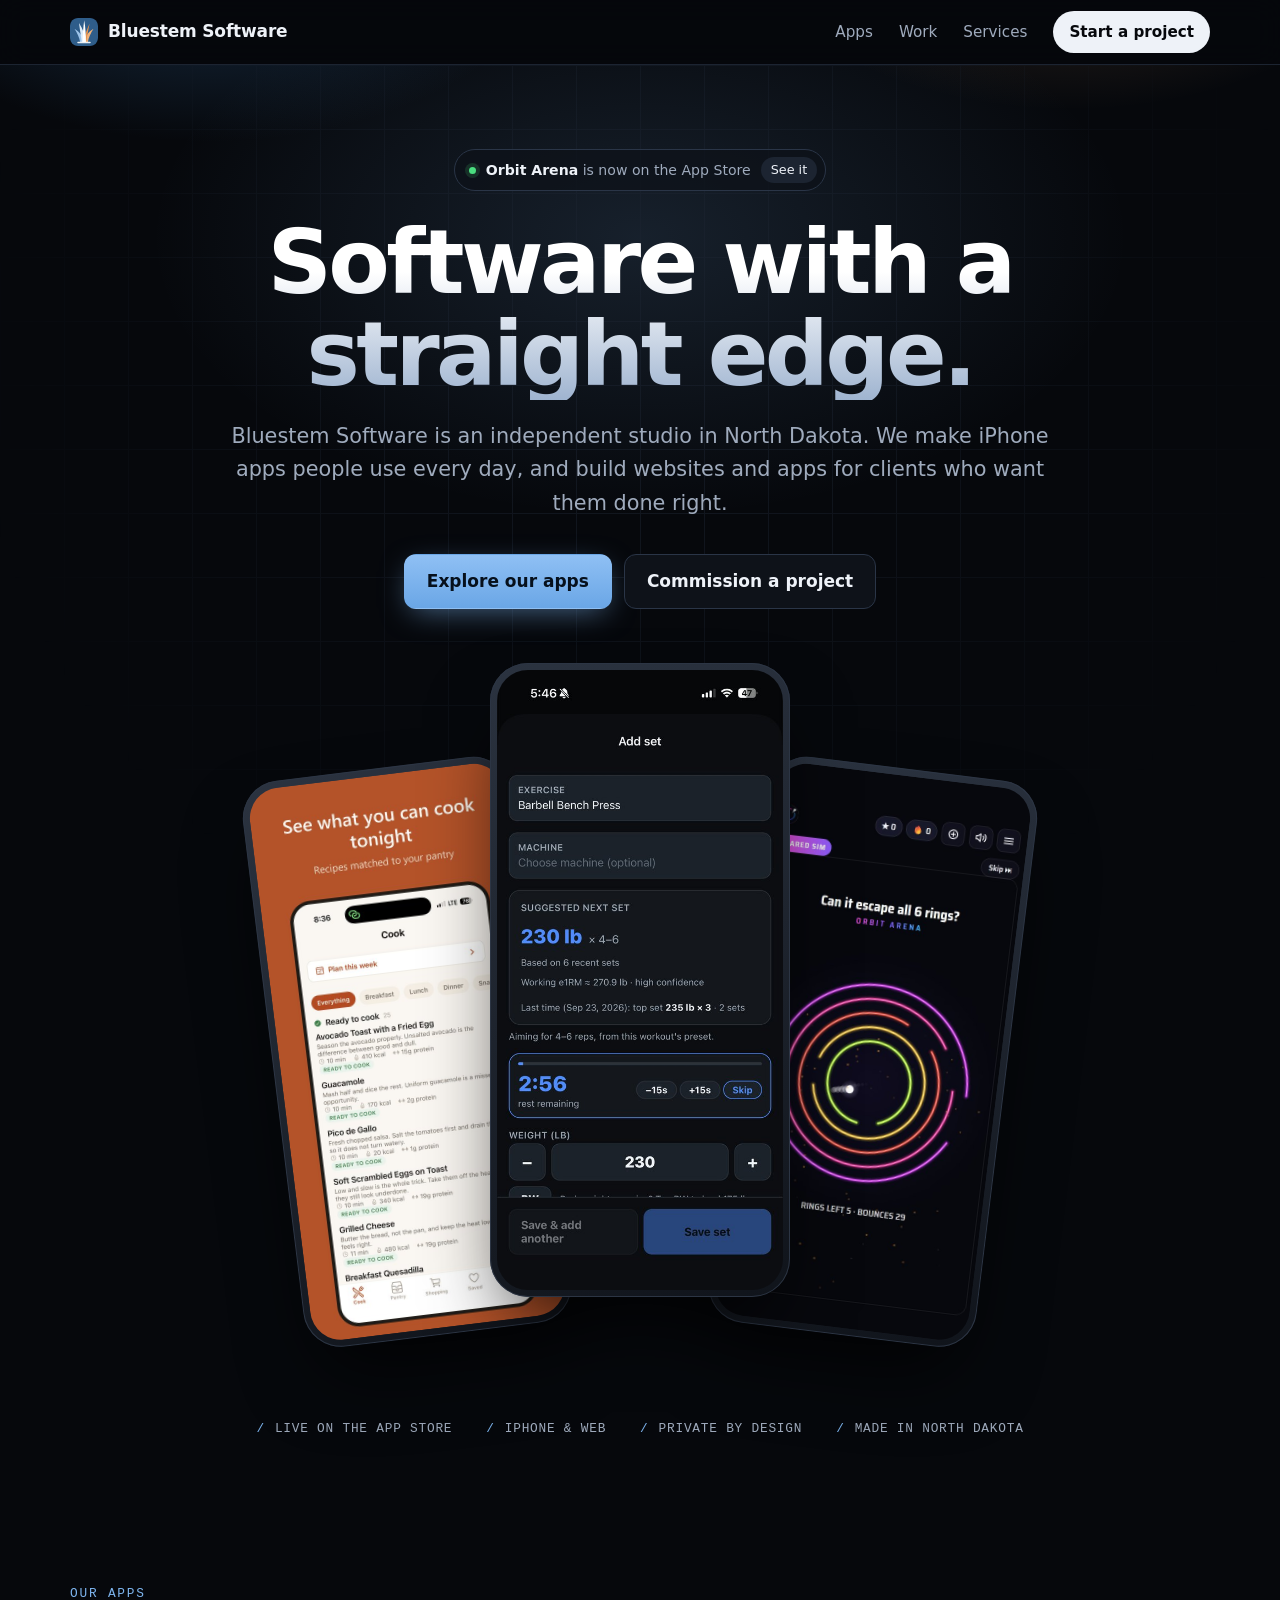
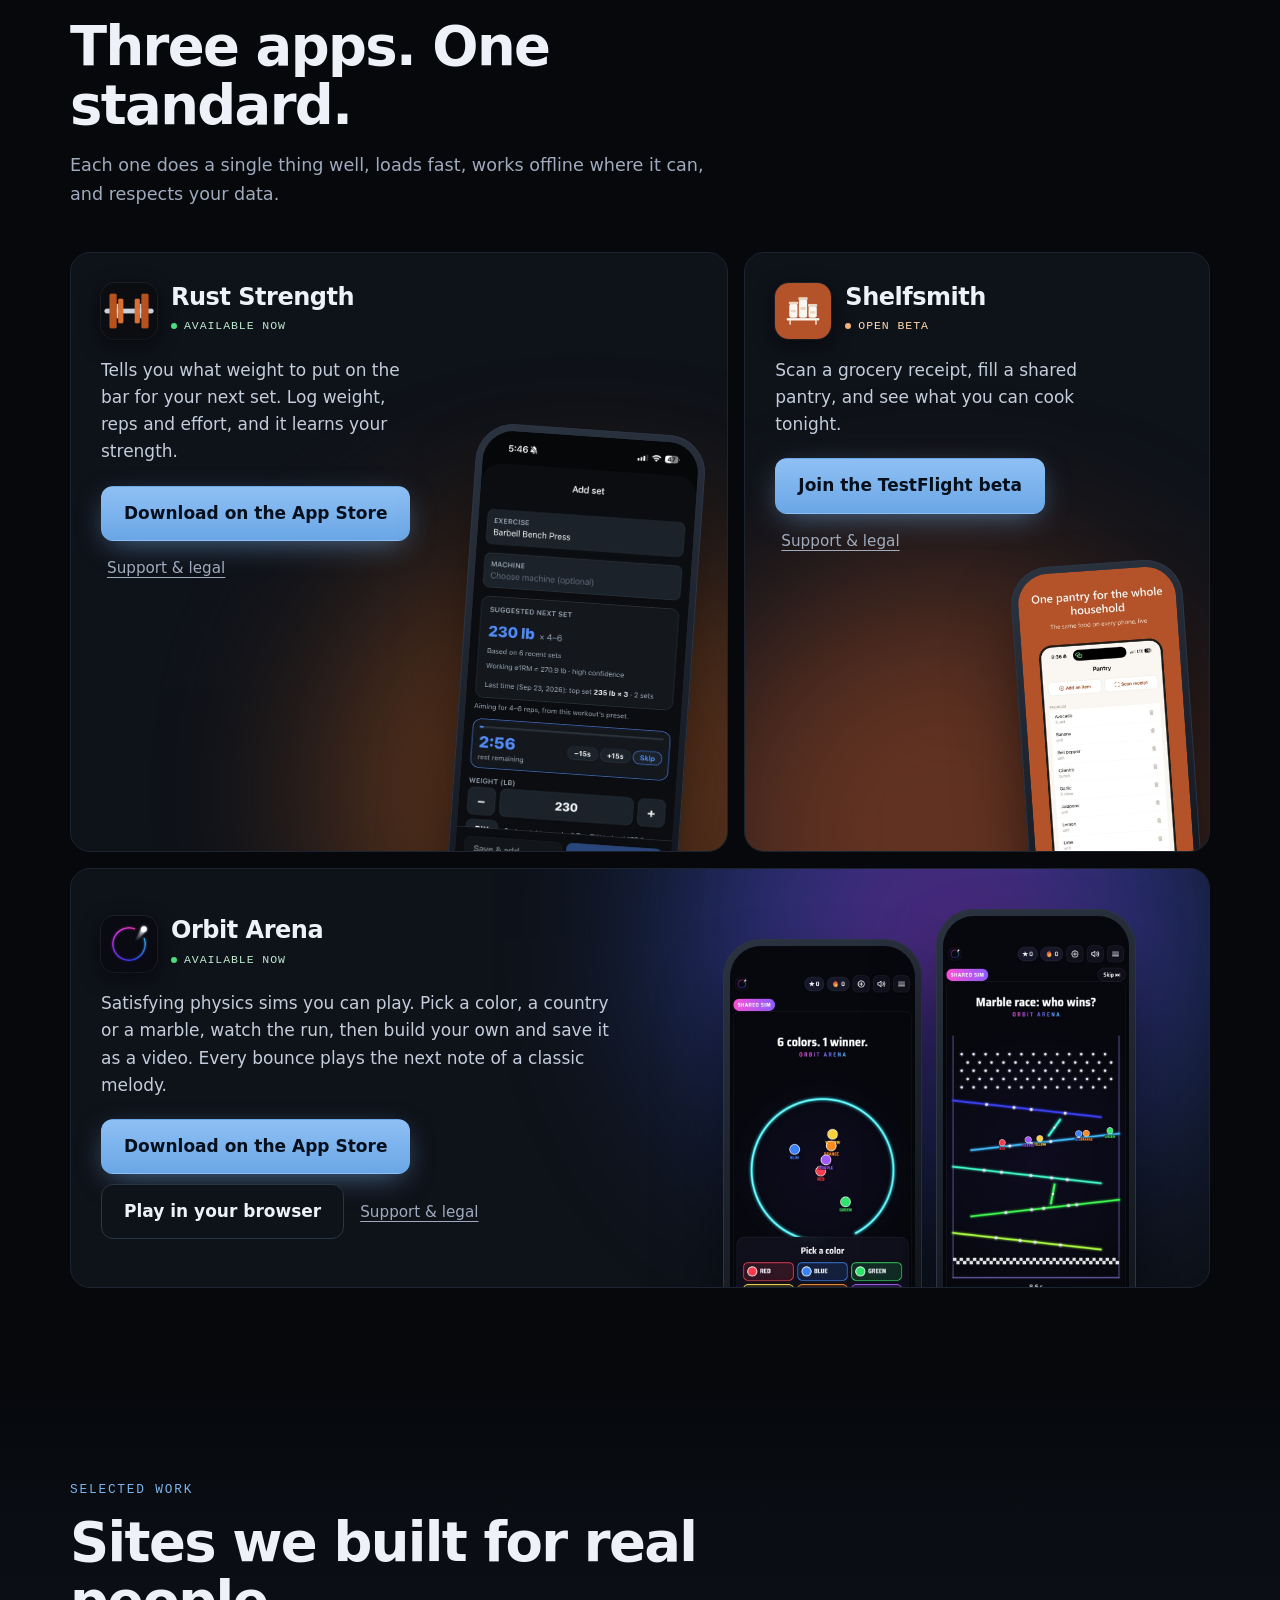
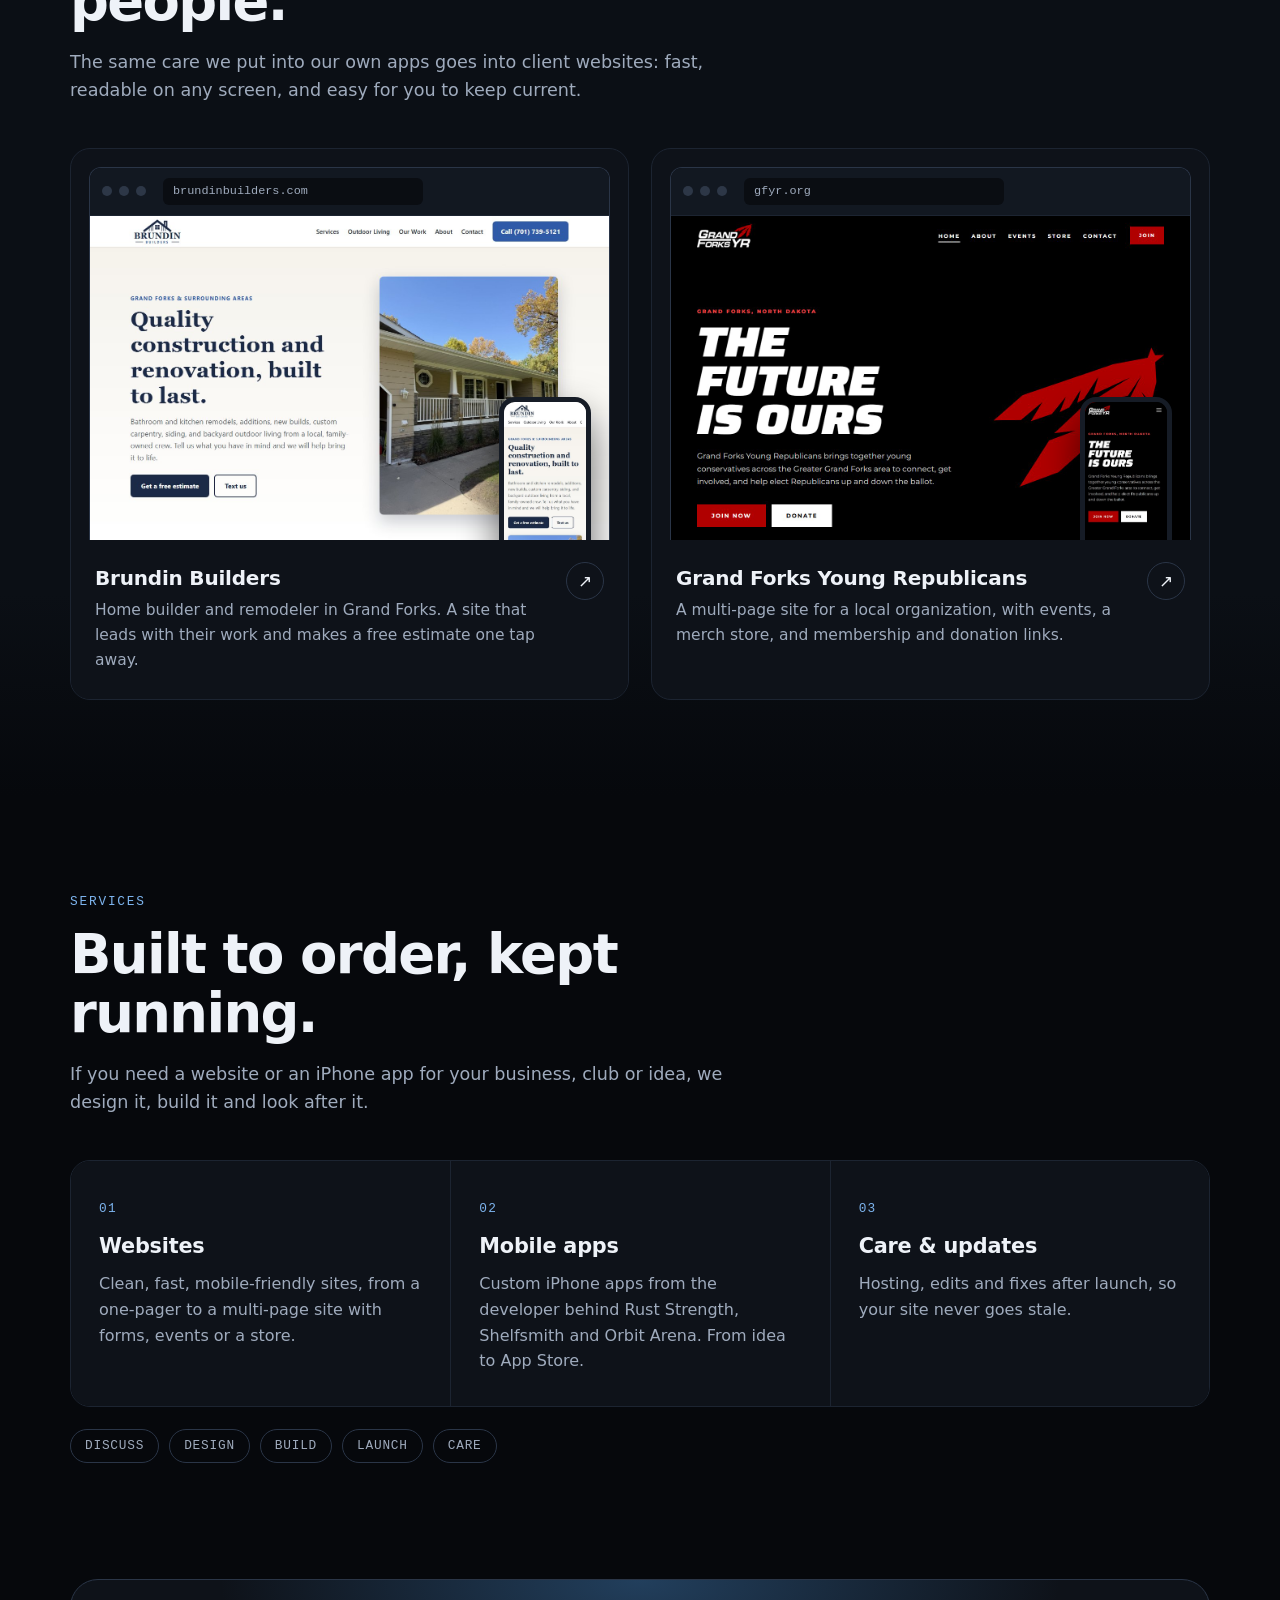
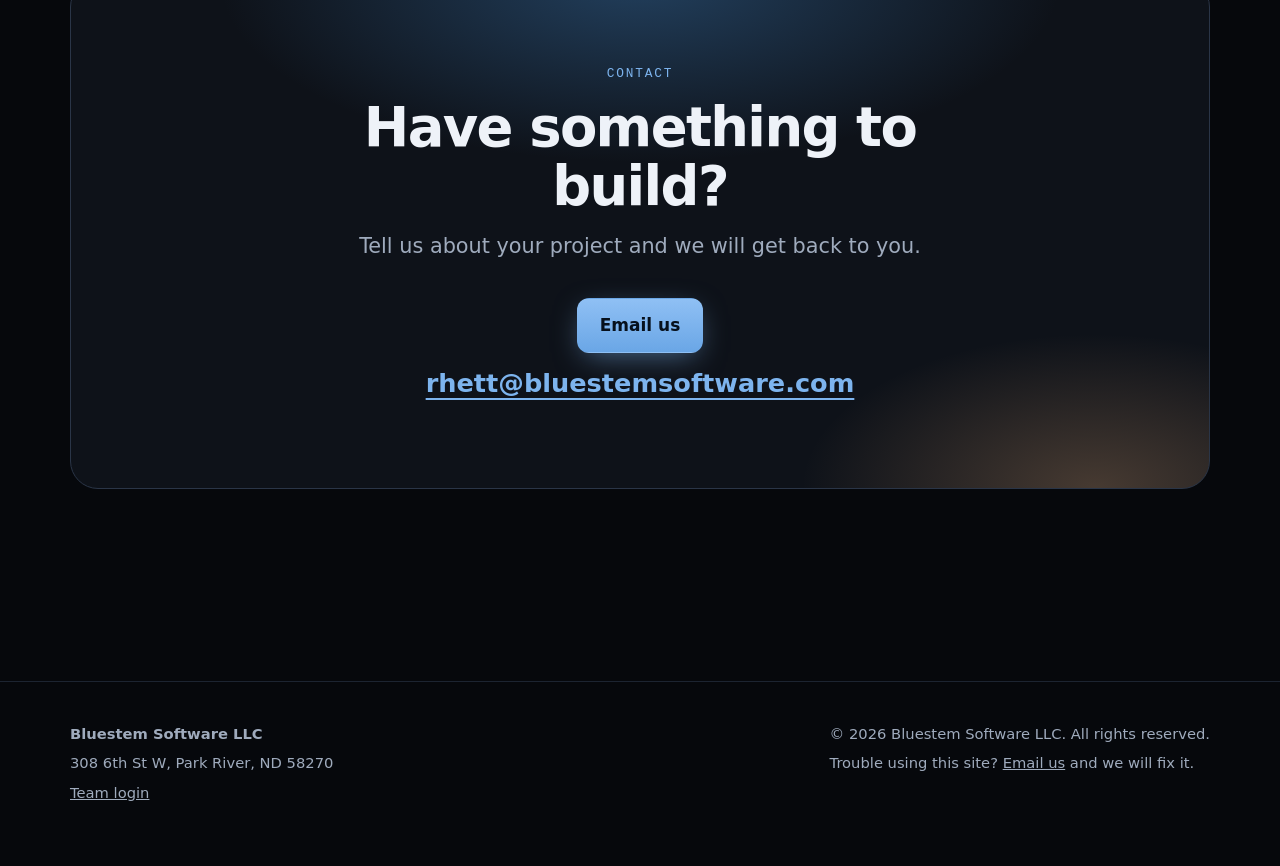
<file: index.html>
<!doctype html>
<html lang="en">
<head>
  <meta charset="utf-8">
  <meta name="viewport" content="width=device-width, initial-scale=1">
  <title>Bluestem Software</title>
  <meta name="description" content="Bluestem Software LLC is an independent software studio in North Dakota. Rust Strength, Shelfsmith, Orbit Arena, and custom websites and apps for clients.">
  <link rel="icon" href="/favicon.ico" sizes="48x48">
  <link rel="icon" href="/favicon.svg" type="image/svg+xml" sizes="any">
  <link rel="icon" href="/icon-192.png" type="image/png" sizes="192x192">
  <link rel="apple-touch-icon" href="/apple-touch-icon.png">
  <link rel="canonical" href="https://bluestemsoftware.com/">
  <meta property="og:type" content="website">
  <meta property="og:title" content="Bluestem Software">
  <meta property="og:description" content="Independent software studio in North Dakota. Rust Strength, Shelfsmith, Orbit Arena, and custom websites and apps for clients.">
  <meta property="og:url" content="https://bluestemsoftware.com/">
  <meta name="theme-color" content="#06080c">
  <link rel="stylesheet" href="styles.css">
</head>
<body>
  <a class="skip" href="#main">Skip to main content</a>
  <header class="nav">
    <div class="wrap">
      <a class="brand" href="#top" aria-label="Bluestem Software home"><img src="favicon.svg" alt="" width="28" height="28"><span>Bluestem Software</span></a>
      <nav class="links" aria-label="Primary">
        <a href="#apps">Apps</a><a href="#work">Work</a><a href="#services">Services</a>
        <a class="pill" href="#contact">Start a project</a>
      </nav>
    </div>
  </header>

  <main id="main">
    <div class="hero" id="top">
      <div class="wrap">
        <a class="chip" href="#apps"><span class="dot"></span><span><b>Orbit Arena</b> is now on the App Store</span><span class="go">See it</span></a>
        <h1>Software with a straight edge.</h1>
        <p class="lead">Bluestem Software is an independent studio in North Dakota. We make iPhone apps people use every day, and build websites and apps for clients who want them done right.</p>
        <p class="cta">
          <a class="btn primary" href="#apps">Explore our apps</a>
          <a class="btn" href="#contact">Commission a project</a>
        </p>
        <div class="phones" aria-label="Screens from Shelfsmith, Rust Strength and Orbit Arena">
          <div class="phone"><img src="assets/ss-cook.jpg" alt="Shelfsmith showing recipes you can cook tonight" width="520" height="1130"></div>
          <div class="phone"><img src="assets/rs-suggestion.jpg" alt="Rust Strength suggesting 230 pounds for the next set" width="520" height="1127"></div>
          <div class="phone"><img src="assets/oa-escape.jpg" alt="Orbit Arena glowing rings with a ball escaping" width="520" height="1130"></div>
        </div>
      </div>
      <div class="phones-fade"></div>
      <div class="wrap trust"><span>Live on the App Store</span><span>iPhone &amp; web</span><span>Private by design</span><span>Made in North Dakota</span></div>
    </div>

    <section id="apps">
      <div class="wrap">
        <p class="eyebrow">Our apps</p>
        <h2>Three apps. One standard.</h2>
        <p class="sub">Each one does a single thing well, loads fast, works offline where it can, and respects your data.</p>

        <div class="bento">
          <article class="tile t-rs">
            <span class="glow"></span>
            <div class="app-head"><img loading="lazy" decoding="async" src="assets/icon-rust-strength.png" alt="Rust Strength app icon" width="56" height="56"><div><h3>Rust Strength</h3><span class="status">Available now</span></div></div>
            <p>Tells you what weight to put on the bar for your next set. Log weight, reps and effort, and it learns your strength.</p>
            <div class="row"><a class="btn primary" href="https://apps.apple.com/us/app/rust-strength/id6811736131">Download on the App Store<span class="sr"> for Rust Strength</span></a><a class="ghost" href="rust-strength/">Support &amp; legal<span class="sr"> for Rust Strength</span></a></div>
            <div class="phone shot"><img loading="lazy" decoding="async" src="assets/rs-suggestion.jpg" alt="" width="520" height="1127"></div>
          </article>

          <article class="tile t-ss">
            <span class="glow"></span>
            <div class="app-head"><img loading="lazy" decoding="async" src="assets/icon-shelfsmith.png" alt="Shelfsmith app icon" width="56" height="56"><div><h3>Shelfsmith</h3><span class="status beta">Open beta</span></div></div>
            <p>Scan a grocery receipt, fill a shared pantry, and see what you can cook tonight.</p>
            <div class="row"><a class="btn primary" href="https://testflight.apple.com/join/tEdnNdDY">Join the TestFlight beta</a><a class="ghost" href="shelfsmith/">Support &amp; legal<span class="sr"> for Shelfsmith</span></a></div>
            <div class="phone shot"><img loading="lazy" decoding="async" src="assets/ss-pantry.jpg" alt="" width="520" height="1130"></div>
          </article>

          <article class="tile t-oa">
            <span class="glow"></span>
            <div class="copy">
              <div class="app-head"><img loading="lazy" decoding="async" src="assets/icon-orbit-arena.png" alt="Orbit Arena app icon" width="56" height="56"><div><h3>Orbit Arena</h3><span class="status">Available now</span></div></div>
              <p>Satisfying physics sims you can play. Pick a color, a country or a marble, watch the run, then build your own and save it as a video. Every bounce plays the next note of a classic melody.</p>
              <div class="row"><a class="btn primary" href="https://apps.apple.com/us/app/id6828600863">Download on the App Store<span class="sr"> for Orbit Arena</span></a><a class="btn" href="https://lindellrhett-gif.github.io/orbit-arena/">Play in your browser</a><a class="ghost" href="https://lindellrhett-gif.github.io/orbit-arena/support.html">Support &amp; legal<span class="sr"> for Orbit Arena</span></a></div>
            </div>
            <div class="shots">
              <div class="phone"><img loading="lazy" decoding="async" src="assets/oa-pick.jpg" alt="Orbit Arena: pick a color before the run" width="520" height="1130"></div>
              <div class="phone"><img loading="lazy" decoding="async" src="assets/oa-race.jpg" alt="Orbit Arena race" width="520" height="1130"></div>
            </div>
          </article>
        </div>
      </div>
    </section>

    <section id="work" class="work">
      <div class="wrap">
        <p class="eyebrow">Selected work</p>
        <h2>Sites we built for real people.</h2>
        <p class="sub">The same care we put into our own apps goes into client websites: fast, readable on any screen, and easy for you to keep current.</p>
        <div class="work-grid">
          <a class="case" href="https://brundinbuilders.com">
            <div class="browser"><div class="bar"><i></i><i></i><i></i><span class="url">brundinbuilders.com</span></div>
              <img loading="lazy" decoding="async" src="assets/brundin-desktop.jpg" alt="Brundin Builders website: Quality construction and renovation, built to last" width="1280" height="860">
              <div class="mini"><img loading="lazy" decoding="async" src="assets/brundin-phone.jpg" alt="" width="390" height="844"></div>
            </div>
            <div class="case-info"><div><h3>Brundin Builders</h3><p>Home builder and remodeler in Grand Forks. A site that leads with their work and makes a free estimate one tap away.</p></div><span class="arrow" aria-hidden="true">&#8599;</span></div>
          </a>
          <a class="case" href="https://gfyr.org">
            <div class="browser"><div class="bar"><i></i><i></i><i></i><span class="url">gfyr.org</span></div>
              <img loading="lazy" decoding="async" src="assets/gfyr-desktop.jpg" alt="Grand Forks Young Republicans website" width="1280" height="800">
              <div class="mini"><img loading="lazy" decoding="async" src="assets/gfyr-phone.jpg" alt="" width="390" height="844"></div>
            </div>
            <div class="case-info"><div><h3>Grand Forks Young Republicans</h3><p>A multi-page site for a local organization, with events, a merch store, and membership and donation links.</p></div><span class="arrow" aria-hidden="true">&#8599;</span></div>
          </a>
        </div>
      </div>
    </section>

    <section id="services">
      <div class="wrap">
        <p class="eyebrow">Services</p>
        <h2>Built to order, kept running.</h2>
        <p class="sub">If you need a website or an iPhone app for your business, club or idea, we design it, build it and look after it.</p>
        <div class="svc">
          <div><span class="n">01</span><h3>Websites</h3><p>Clean, fast, mobile-friendly sites, from a one-pager to a multi-page site with forms, events or a store.</p></div>
          <div><span class="n">02</span><h3>Mobile apps</h3><p>Custom iPhone apps from the developer behind Rust Strength, Shelfsmith and Orbit Arena. From idea to App Store.</p></div>
          <div><span class="n">03</span><h3>Care &amp; updates</h3><p>Hosting, edits and fixes after launch, so your site never goes stale.</p></div>
        </div>
        <div class="steps" aria-label="How a project runs"><span>Discuss</span><span>Design</span><span>Build</span><span>Launch</span><span>Care</span></div>
      </div>
    </section>

    <section id="contact" style="padding-top:20px">
      <div class="wrap">
        <div class="final">
          <p class="eyebrow">Contact</p>
          <h2>Have something to build?</h2>
          <p class="lead">Tell us about your project and we will get back to you.</p>
          <p class="cta"><a class="btn primary" href="mailto:rhett@bluestemsoftware.com?subject=Project%20inquiry">Email us</a></p>
          <a class="mail" href="mailto:rhett@bluestemsoftware.com">rhett@bluestemsoftware.com</a>
        </div>
      </div>
    </section>
  </main>

  <footer>
    <div class="wrap">
      <div><p><strong>Bluestem Software LLC</strong></p><p>308 6th St W, Park River, ND 58270</p><p><a href="https://crm.bluestemsoftware.com" rel="nofollow">Team login</a></p></div>
      <div><p>&copy; <span id="y">2026</span> Bluestem Software LLC. All rights reserved.</p><p>Trouble using this site? <a href="mailto:rhett@bluestemsoftware.com?subject=Website%20accessibility">Email us</a> and we will fix it.</p></div>
    </div>
  </footer>
  <script>document.getElementById('y').textContent=new Date().getFullYear()</script>
</body>
</html>
</file>
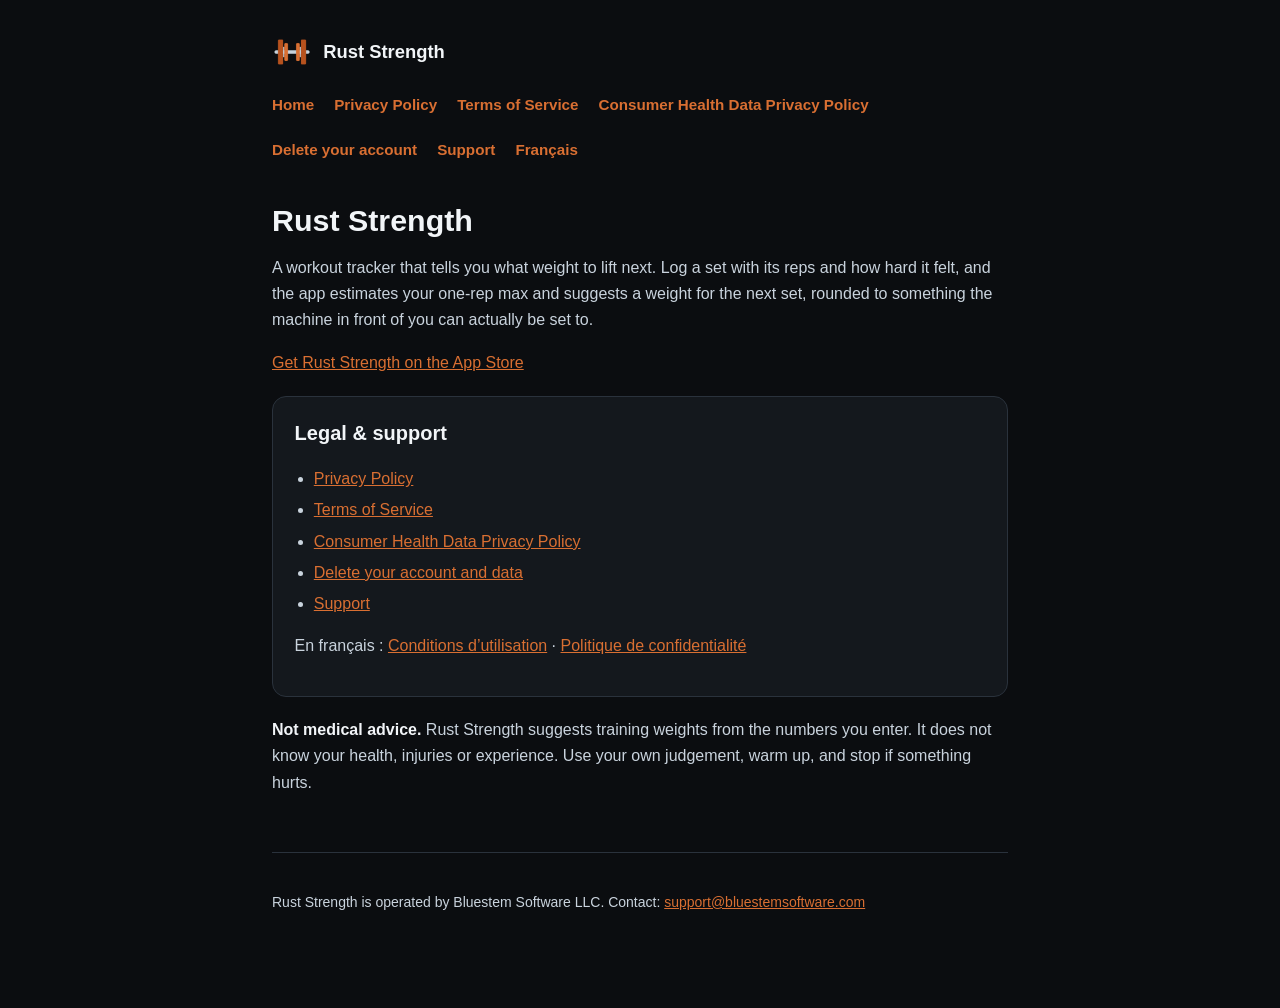
<file: rust-strength/index.html>
<!doctype html>
<html lang="en">
<head>
<meta charset="utf-8">
<meta name="viewport" content="width=device-width, initial-scale=1">
<title>Home · Rust Strength</title>
<meta name="description" content="Workout tracker with autoregulated weight suggestions.">
<link rel="icon" href="./icon.png">
<style>
:root { color-scheme: dark; }
* { box-sizing: border-box; }
body {
  margin: 0; padding: 2rem 1.25rem 5rem;
  background: #0B0D10; color: #F2F5F8;
  font: 16px/1.65 -apple-system, BlinkMacSystemFont, "Segoe UI", Roboto, sans-serif;
}
main { max-width: 46rem; margin: 0 auto; }
header { max-width: 46rem; margin: 0 auto 2.5rem; }
.brand { display: flex; align-items: center; gap: .7rem; text-decoration: none; color: inherit; }
.brand img { width: 40px; height: 40px; border-radius: 9px; }
.brand span { font-weight: 800; font-size: 1.15rem; }
nav { margin-top: 1.25rem; display: flex; flex-wrap: wrap; gap: 1.25rem; }
nav a { color: #D96F32; text-decoration: none; font-weight: 600; font-size: .95rem; }
nav a:hover { text-decoration: underline; }
h1 { font-size: 1.9rem; line-height: 1.2; margin: 0 0 1rem; }
h2 { font-size: 1.25rem; margin: 2.25rem 0 .6rem; }
h3 { font-size: 1.02rem; margin: 1.5rem 0 .4rem; color: #C7D2DC; }
p, li { color: #C9D3DD; }
ul { padding-left: 1.2rem; }
.table { overflow-x: auto; margin: 1rem 0; }
table { border-collapse: collapse; width: 100%; font-size: .92rem; }
th, td { border: 1px solid #2A323C; padding: .5rem .6rem; text-align: left; vertical-align: top; color: #C9D3DD; }
th { background: #14181D; color: #F2F5F8; }
li { margin: .3rem 0; }
code {
  background: #1C222A; padding: .12em .38em; border-radius: 4px;
  font-size: .9em; color: #E6ECF2;
}
a { color: #D96F32; }
strong { color: #F2F5F8; }
footer {
  max-width: 46rem; margin: 3.5rem auto 0; padding-top: 1.5rem;
  border-top: 1px solid #2A323C; color: #7E8B98; font-size: .875rem;
}
.card {
  background: #14181D; border: 1px solid #2A323C; border-radius: 14px;
  padding: 1.25rem 1.35rem; margin: 1.25rem 0;
}
.card h2 { margin-top: 0; }
.step { display: flex; gap: .85rem; margin: .9rem 0; }
.step .n {
  flex: 0 0 1.6rem; height: 1.6rem; border-radius: 50%;
  background: #B7521E; color: #fff; font-weight: 800; font-size: .85rem;
  display: flex; align-items: center; justify-content: center;
}
</style>
</head>
<body>
<header>
  <a class="brand" href="./index.html">
    <img src="./icon.png" alt="">
    <span>Rust Strength</span>
  </a>
  <nav>
    <a href="./index.html">Home</a>
    <a href="./privacy.html">Privacy Policy</a>
    <a href="./terms.html">Terms of Service</a>
    <a href="./health-data.html">Consumer Health Data Privacy Policy</a>
    <a href="./delete-account.html">Delete your account</a>
    <a href="./support.html">Support</a>
    <a href="./conditions.html" hreflang="fr" lang="fr">Français</a>
  </nav>
</header>
<main>
<h1>Rust Strength</h1>
<p>A workout tracker that tells you what weight to lift next. Log a set with its
reps and how hard it felt, and the app estimates your one-rep max and suggests a
weight for the next set, rounded to something the machine in front of you can
actually be set to.</p>
<p><a href="https://apps.apple.com/us/app/rust-strength/id6811736131">Get Rust Strength on the App Store</a></p>
<div class="card">
  <h2>Legal &amp; support</h2>
  <ul>
    <li><a href="./privacy.html">Privacy Policy</a></li>
    <li><a href="./terms.html">Terms of Service</a></li>
    <li><a href="./health-data.html">Consumer Health Data Privacy Policy</a></li>
    <li><a href="./delete-account.html">Delete your account and data</a></li>
    <li><a href="./support.html">Support</a></li>
  </ul>
  <p lang="fr">En français : <a href="./conditions.html">Conditions d’utilisation</a> ·
  <a href="./confidentialite.html">Politique de confidentialité</a></p>
</div>
<p><strong>Not medical advice.</strong> Rust Strength suggests
training weights from the numbers you enter. It does not know your health,
injuries or experience. Use your own judgement, warm up, and stop if something
hurts.</p>
</main>
<footer>
  <p>Rust Strength is operated by Bluestem Software LLC.
  Contact: <a href="mailto:support@bluestemsoftware.com">support@bluestemsoftware.com</a></p>
</footer>
</body>
</html>
</file>
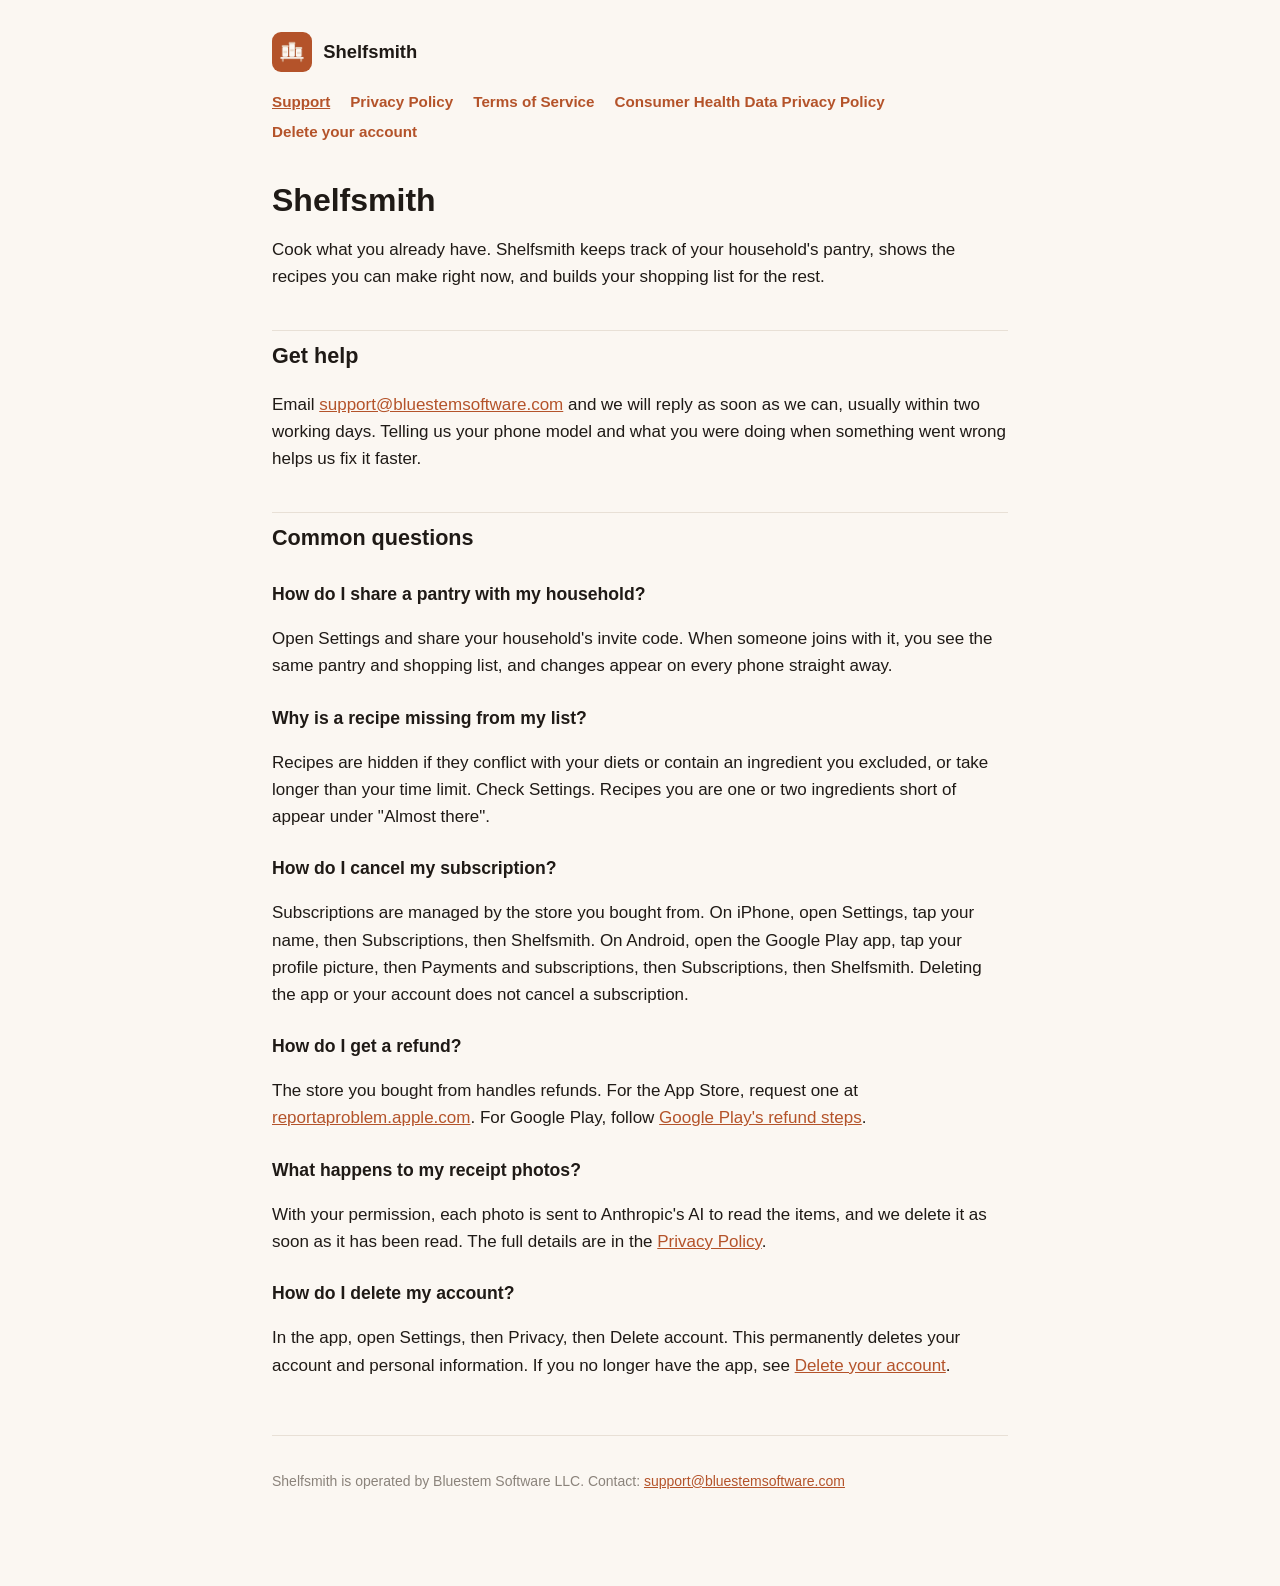
<file: shelfsmith/index.html>
<!doctype html>
<html lang="en">
<head>
<meta charset="utf-8">
<meta name="viewport" content="width=device-width, initial-scale=1">
<title>Shelfsmith · Support</title>
<meta name="description" content="Get help with Shelfsmith, the household pantry and recipe app.">
<link rel="icon" href="./icon.png">
<style>
:root {
  --bg: #fbf7f2; --surface: #ffffff; --text: #1f1a16; --muted: #5f5750;
  --faint: #8b837b; --border: #e8e0d6; --primary: #b4532a; --head: #f4ede4;
}
* { box-sizing: border-box; }
html { -webkit-text-size-adjust: 100%; }
body {
  margin: 0; padding: 2rem 1.25rem 5rem;
  background: var(--bg); color: var(--text);
  font: 17px/1.6 -apple-system, BlinkMacSystemFont, "Segoe UI", Roboto, "Helvetica Neue", Arial, sans-serif;
}
header, main, footer { max-width: 46rem; margin: 0 auto; }
header { margin-bottom: 2.25rem; }
.brand { display: flex; align-items: center; gap: .7rem; text-decoration: none; color: inherit; }
.brand img { width: 40px; height: 40px; border-radius: 9px; }
.brand span { font-weight: 800; font-size: 1.15rem; }
nav { margin-top: 1.1rem; display: flex; flex-wrap: wrap; gap: .4rem 1.25rem; }
nav a { text-decoration: none; font-weight: 600; font-size: .95rem; }
nav a:hover, nav a[aria-current] { text-decoration: underline; }
a { color: var(--primary); }
h1 { font-size: 2rem; line-height: 1.2; margin: 0 0 .4rem; }
h2 { font-size: 1.35rem; margin: 2.5rem 0 .5rem; padding-top: .5rem; border-top: 1px solid var(--border); }
h3 { font-size: 1.1rem; margin: 1.5rem 0 .4rem; }
.updated { color: var(--faint); font-size: .9rem; margin: 0 0 1.5rem; }
.summary { background: var(--surface); border: 1px solid var(--border); border-radius: 12px; padding: .25rem 1.25rem; margin: 1.25rem 0; }
.table-wrap { overflow-x: auto; margin: .75rem 0; }
table { border-collapse: collapse; width: 100%; min-width: 520px; font-size: .9rem; background: var(--surface); }
th, td { text-align: left; vertical-align: top; padding: .6rem .75rem; border: 1px solid var(--border); }
th { background: var(--head); }
li { margin: .25rem 0; }
footer { margin-top: 3.5rem; padding-top: 1.25rem; border-top: 1px solid var(--border); color: var(--faint); font-size: .875rem; }
</style>
</head>
<body>
<header>
  <a class="brand" href="./index.html">
    <img src="./icon.png" alt="">
    <span>Shelfsmith</span>
  </a>
  <nav>
    <a href="./index.html" aria-current="page">Support</a>
    <a href="./privacy.html">Privacy Policy</a>
    <a href="./terms.html">Terms of Service</a>
    <a href="./health-data.html">Consumer Health Data Privacy Policy</a>
    <a href="./delete-account.html">Delete your account</a>
  </nav>
</header>
<main>
<h1>Shelfsmith</h1>
<p>Cook what you already have. Shelfsmith keeps track of your household's pantry, shows the recipes you can make right now, and builds your shopping list for the rest.</p>

<h2>Get help</h2>
<p>Email <a href="mailto:support@bluestemsoftware.com">support@bluestemsoftware.com</a> and we will reply as soon as we can, usually within two working days. Telling us your phone model and what you were doing when something went wrong helps us fix it faster.</p>

<h2>Common questions</h2>

<h3>How do I share a pantry with my household?</h3>
<p>Open Settings and share your household's invite code. When someone joins with it, you see the same pantry and shopping list, and changes appear on every phone straight away.</p>

<h3>Why is a recipe missing from my list?</h3>
<p>Recipes are hidden if they conflict with your diets or contain an ingredient you excluded, or take longer than your time limit. Check Settings. Recipes you are one or two ingredients short of appear under "Almost there".</p>

<h3>How do I cancel my subscription?</h3>
<p>Subscriptions are managed by the store you bought from. On iPhone, open Settings, tap your name, then Subscriptions, then Shelfsmith. On Android, open the Google Play app, tap your profile picture, then Payments and subscriptions, then Subscriptions, then Shelfsmith. Deleting the app or your account does not cancel a subscription.</p>

<h3>How do I get a refund?</h3>
<p>The store you bought from handles refunds. For the App Store, request one at <a href="https://reportaproblem.apple.com">reportaproblem.apple.com</a>. For Google Play, follow <a href="https://support.google.com/googleplay/answer/2479637">Google Play's refund steps</a>.</p>

<h3>What happens to my receipt photos?</h3>
<p>With your permission, each photo is sent to Anthropic's AI to read the items, and we delete it as soon as it has been read. The full details are in the <a href="./privacy.html#receipts">Privacy Policy</a>.</p>

<h3>How do I delete my account?</h3>
<p>In the app, open Settings, then Privacy, then Delete account. This permanently deletes your account and personal information. If you no longer have the app, see <a href="./delete-account.html">Delete your account</a>.</p>
</main>
<footer>
  <p>Shelfsmith is operated by Bluestem Software LLC.
  Contact: <a href="mailto:support@bluestemsoftware.com">support@bluestemsoftware.com</a></p>
</footer>
</body>
</html>
</file>
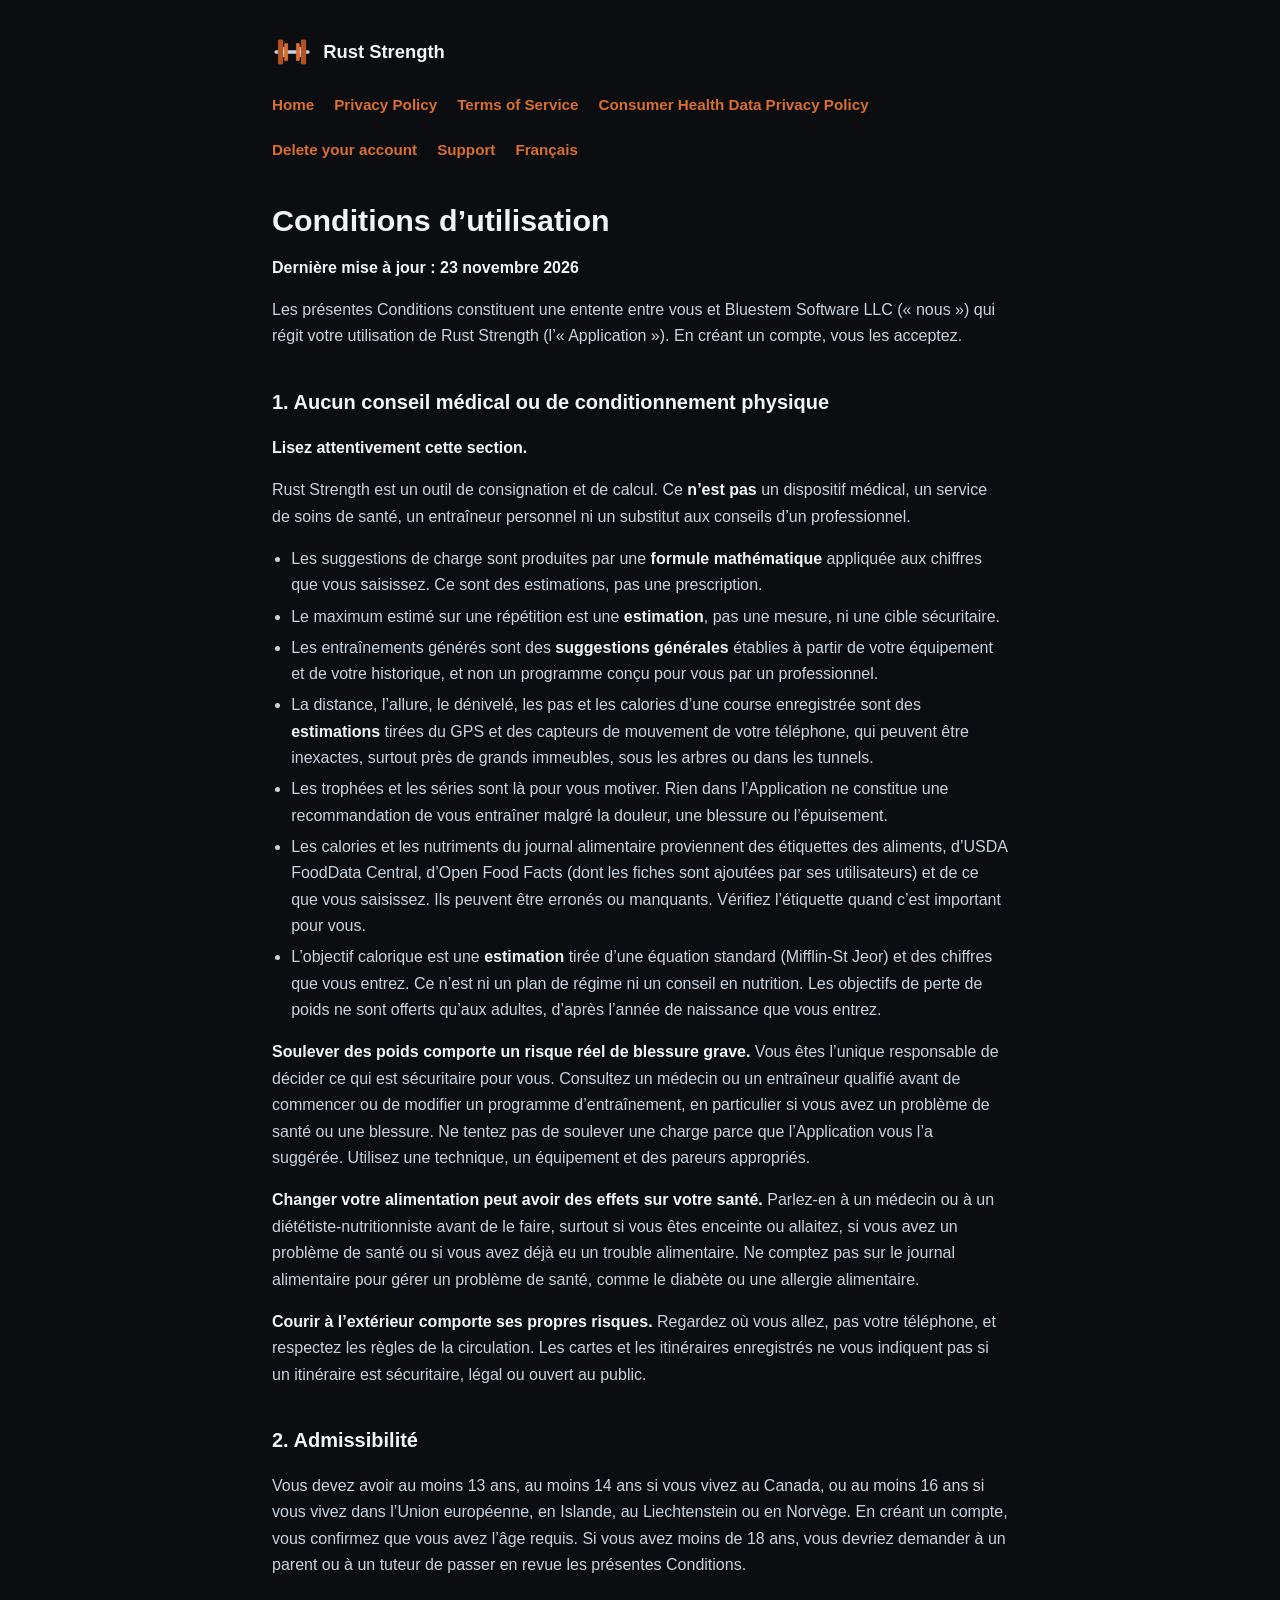
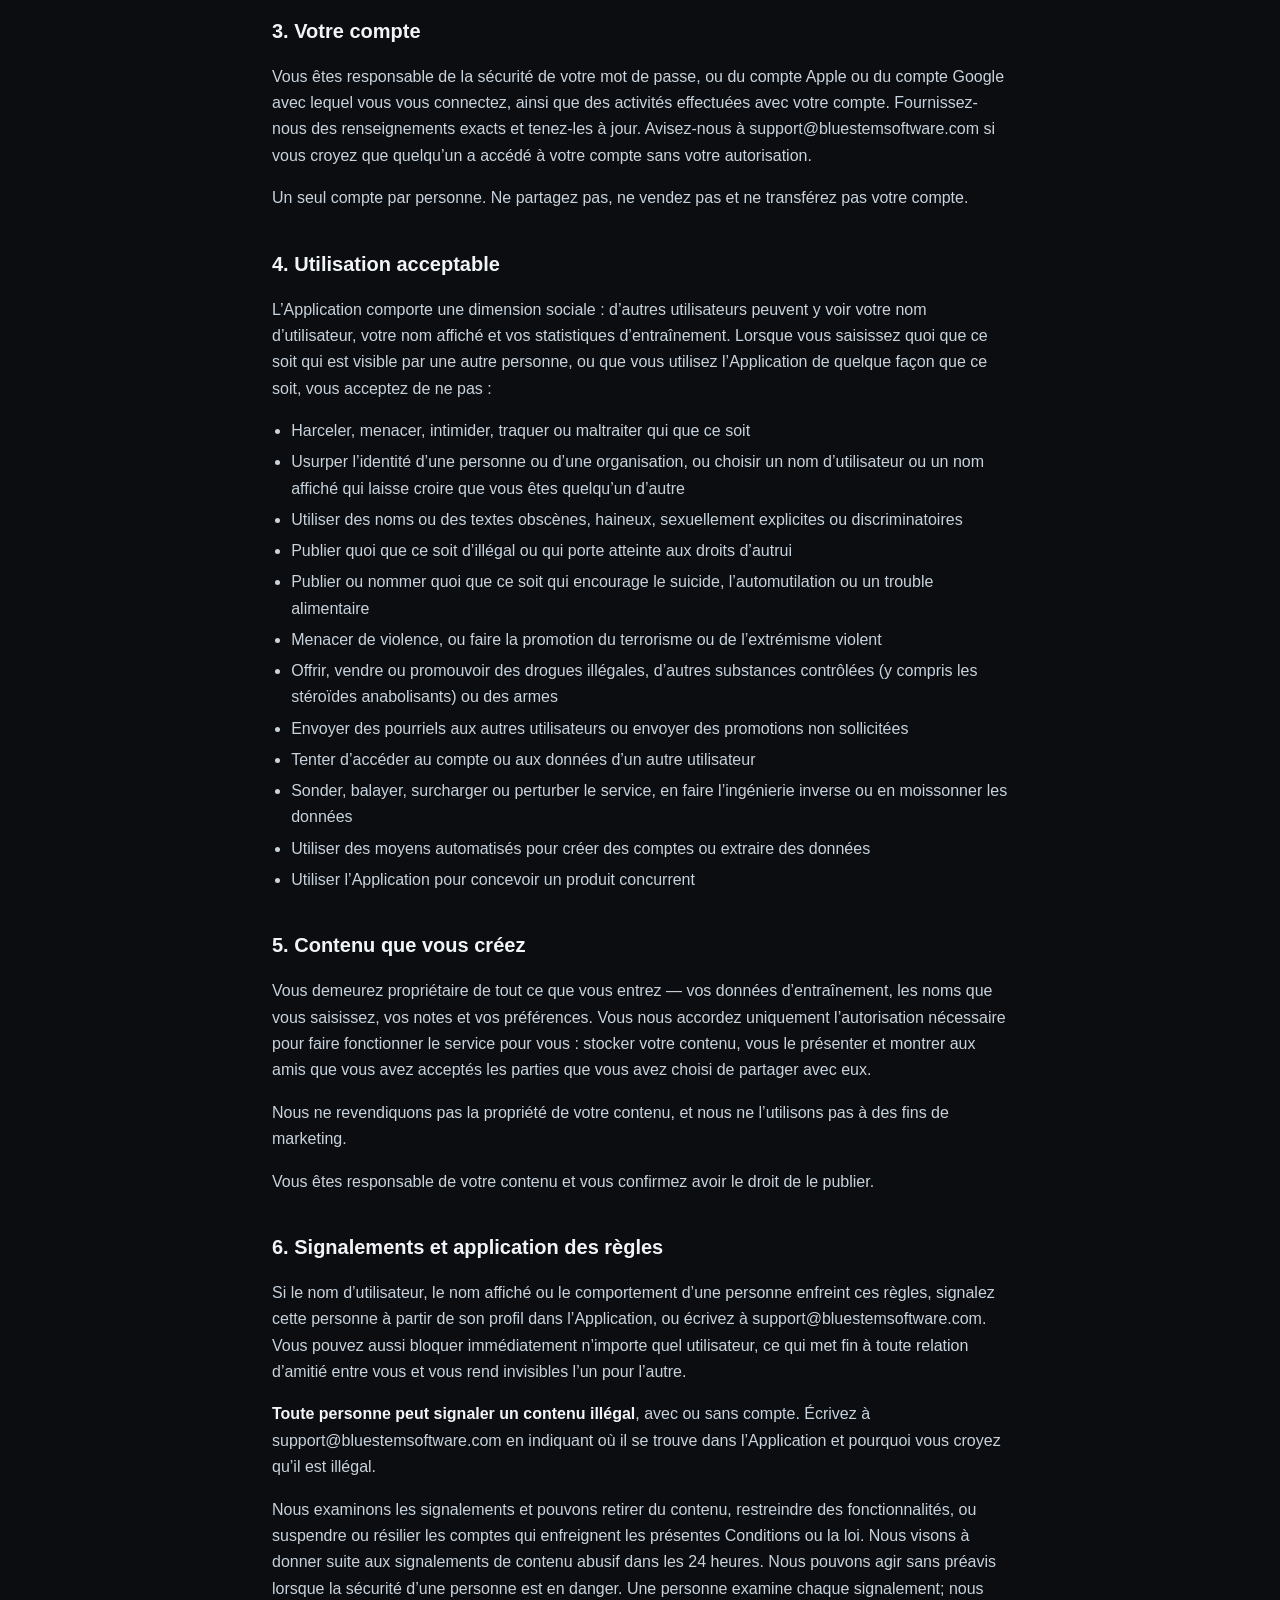
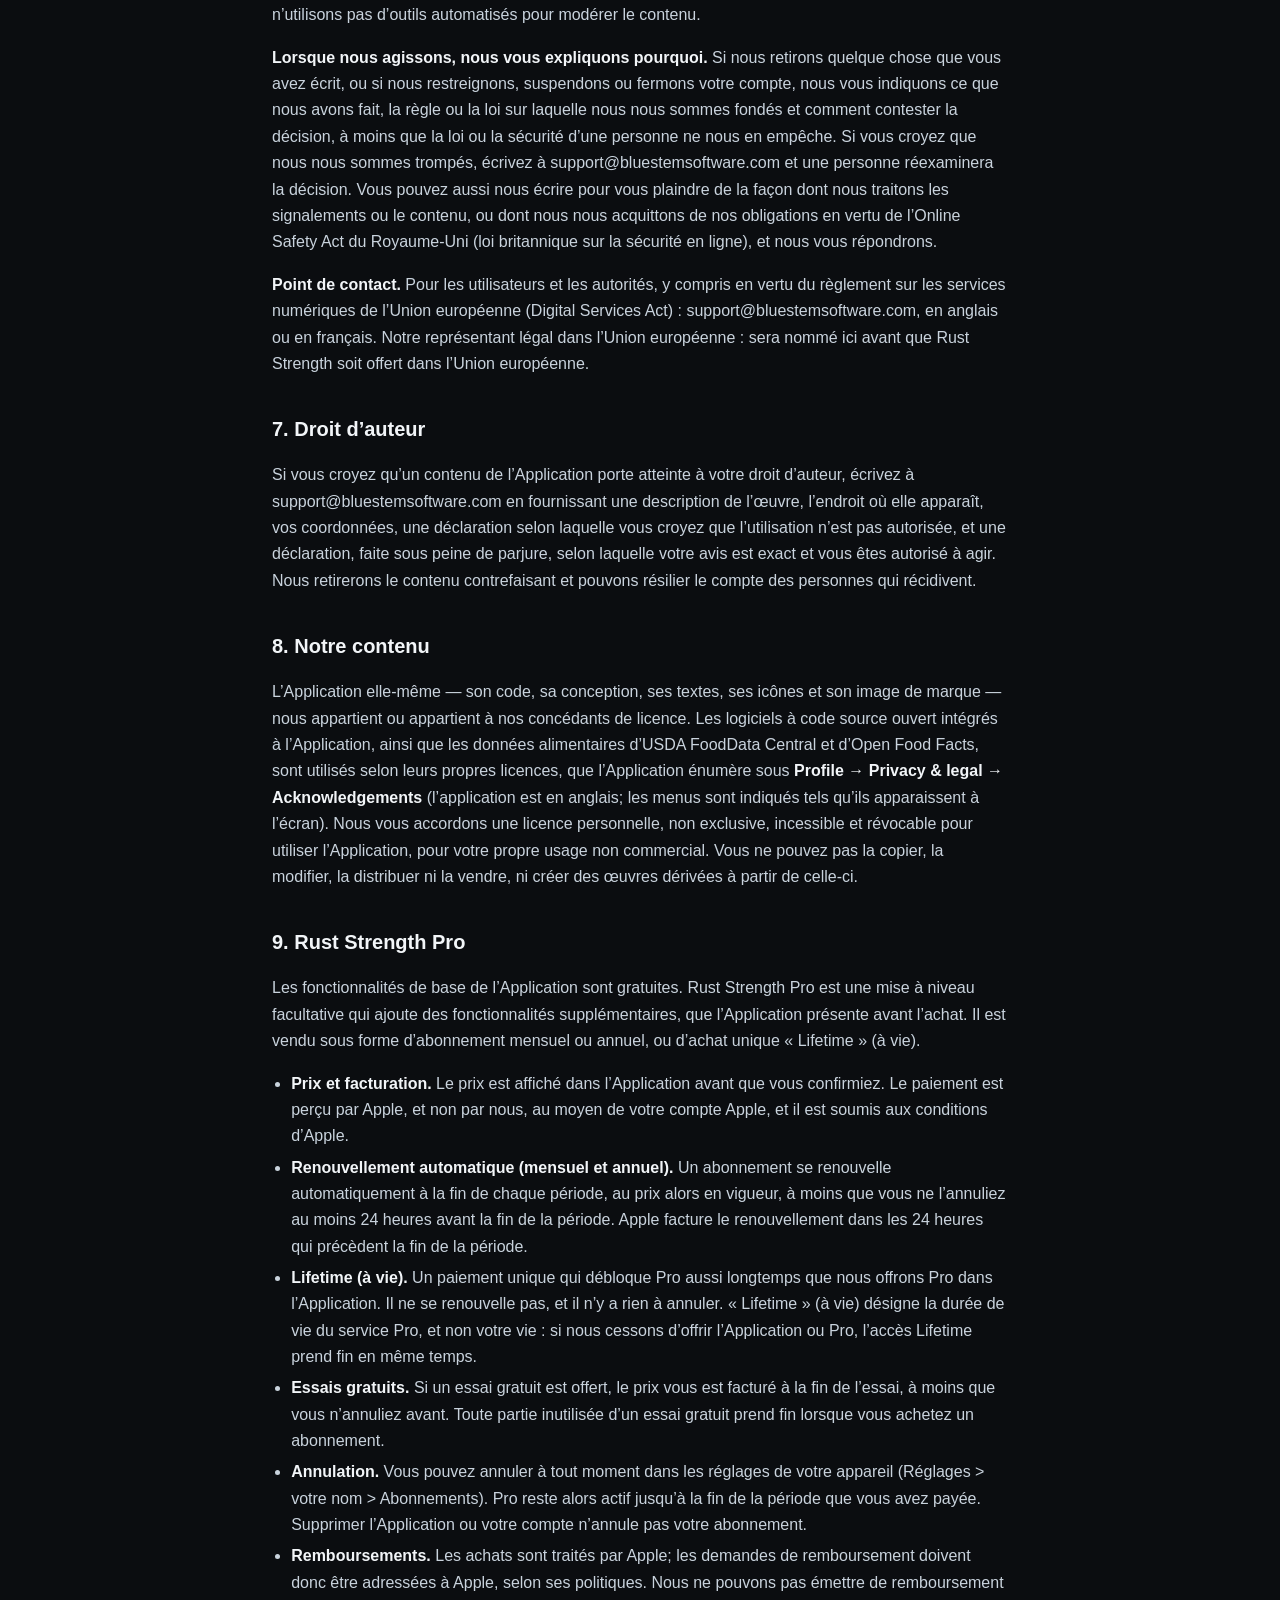
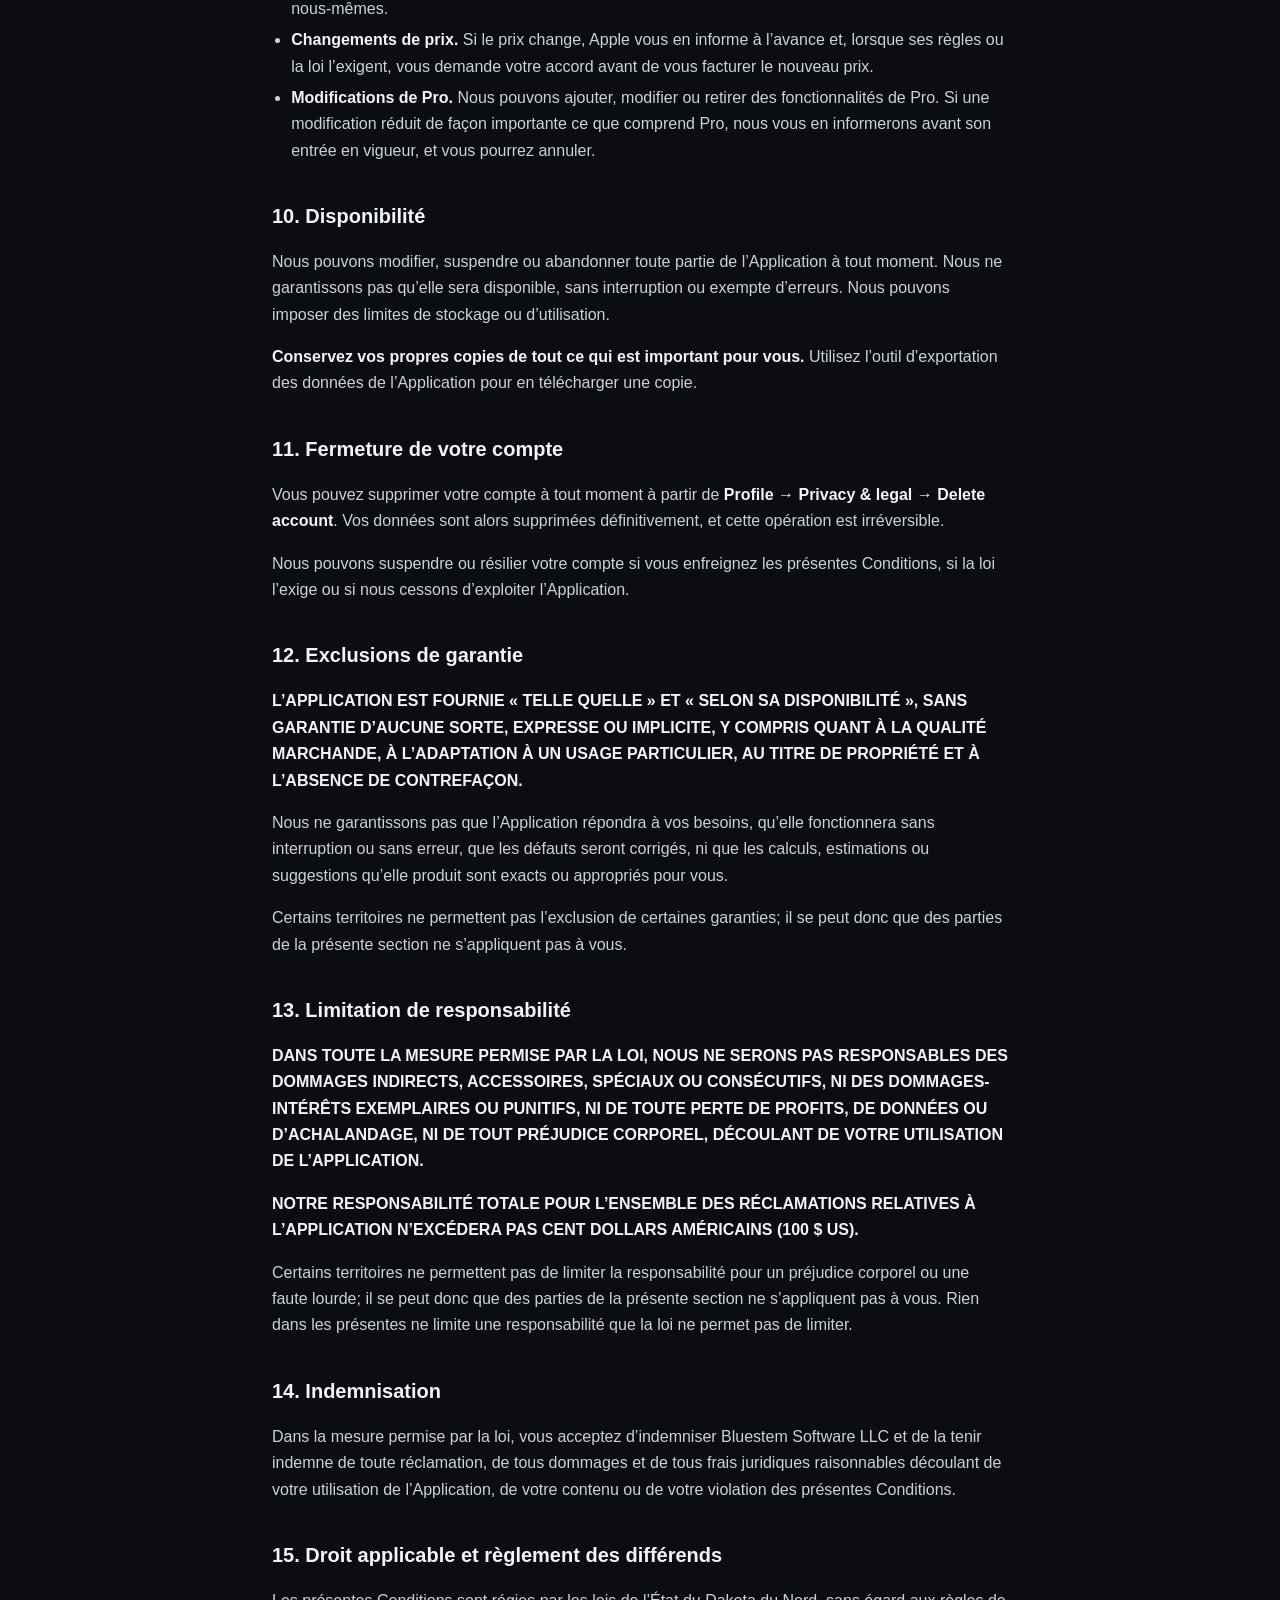
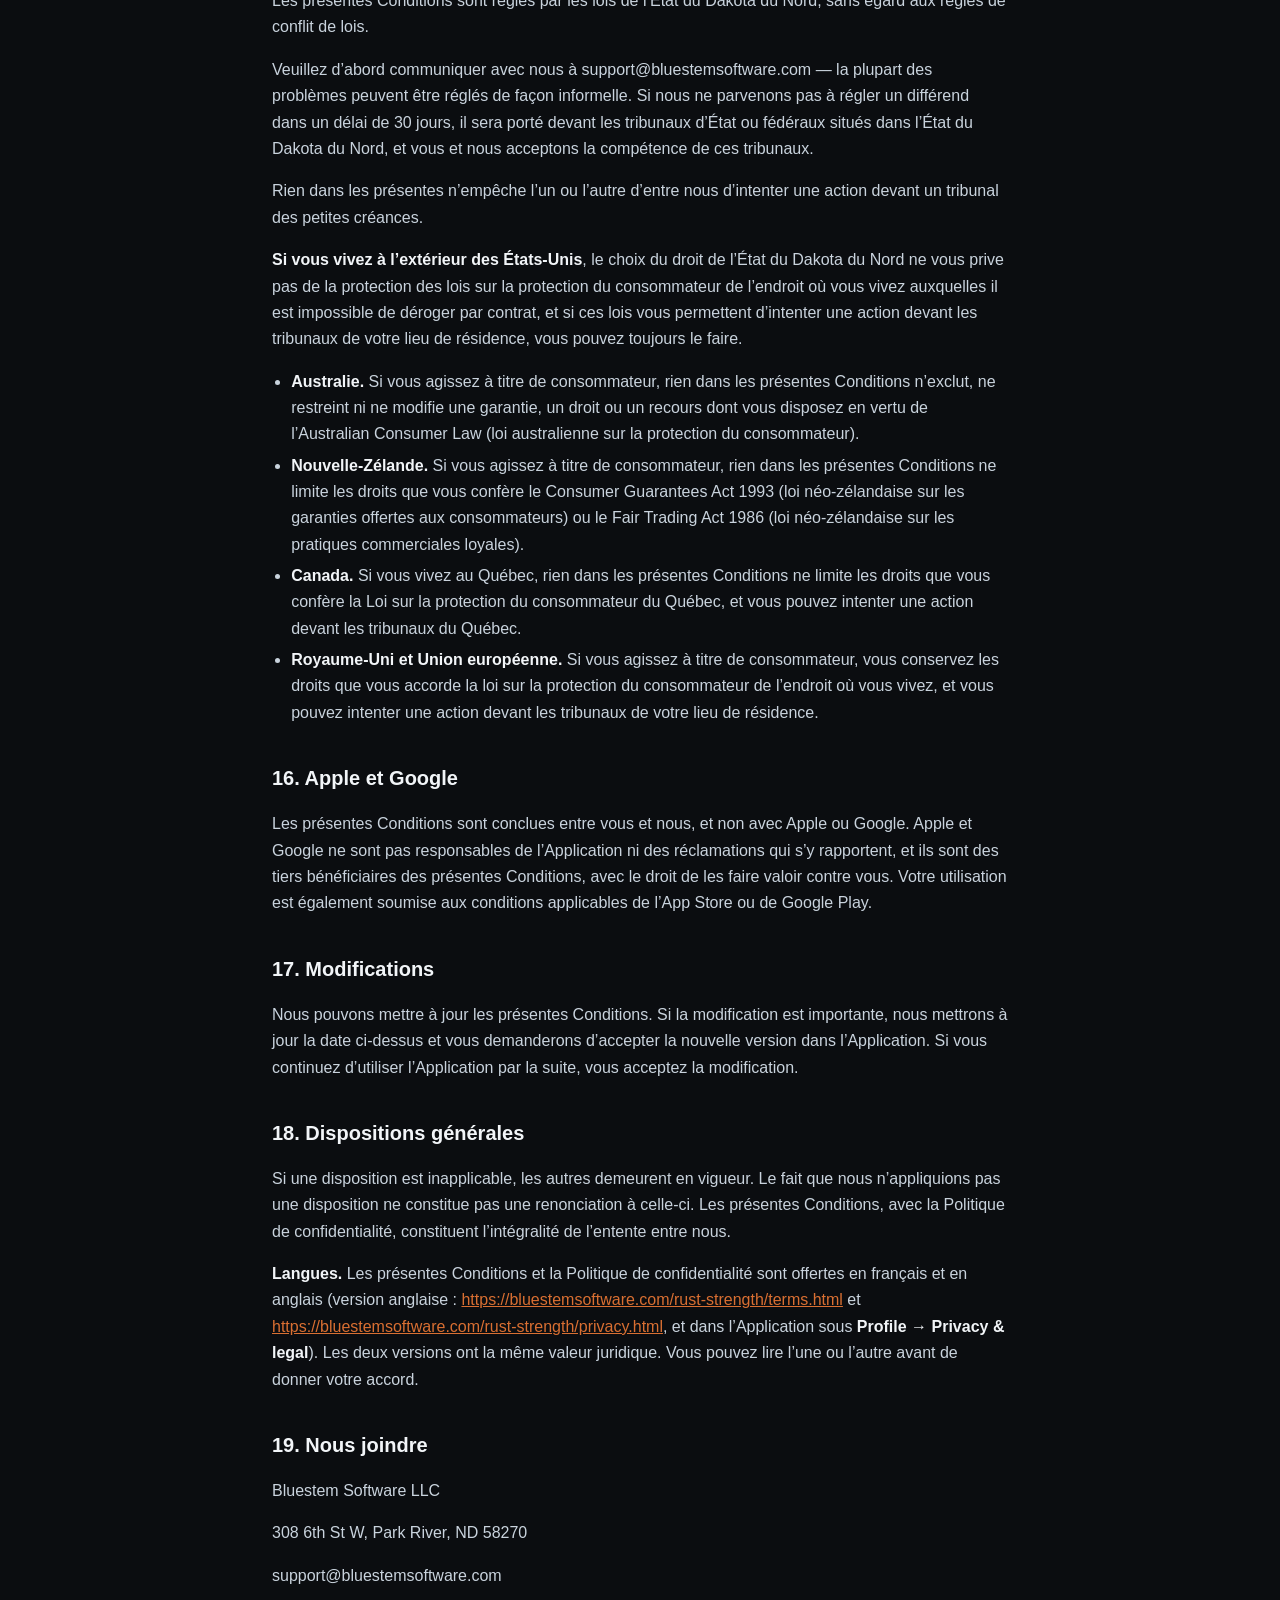
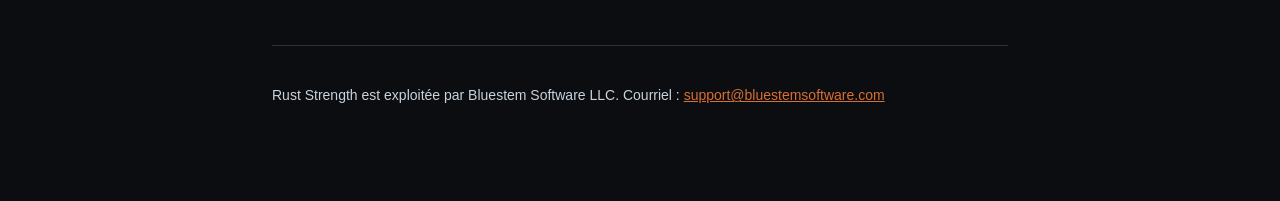
<file: rust-strength/conditions.html>
<!doctype html>
<html lang="fr-CA">
<head>
<meta charset="utf-8">
<meta name="viewport" content="width=device-width, initial-scale=1">
<title>Conditions d’utilisation · Rust Strength</title>
<meta name="description" content="Les conditions d’utilisation de Rust Strength.">
<link rel="icon" href="./icon.png">
<style>
:root { color-scheme: dark; }
* { box-sizing: border-box; }
body {
  margin: 0; padding: 2rem 1.25rem 5rem;
  background: #0B0D10; color: #F2F5F8;
  font: 16px/1.65 -apple-system, BlinkMacSystemFont, "Segoe UI", Roboto, sans-serif;
}
main { max-width: 46rem; margin: 0 auto; }
header { max-width: 46rem; margin: 0 auto 2.5rem; }
.brand { display: flex; align-items: center; gap: .7rem; text-decoration: none; color: inherit; }
.brand img { width: 40px; height: 40px; border-radius: 9px; }
.brand span { font-weight: 800; font-size: 1.15rem; }
nav { margin-top: 1.25rem; display: flex; flex-wrap: wrap; gap: 1.25rem; }
nav a { color: #D96F32; text-decoration: none; font-weight: 600; font-size: .95rem; }
nav a:hover { text-decoration: underline; }
h1 { font-size: 1.9rem; line-height: 1.2; margin: 0 0 1rem; }
h2 { font-size: 1.25rem; margin: 2.25rem 0 .6rem; }
h3 { font-size: 1.02rem; margin: 1.5rem 0 .4rem; color: #C7D2DC; }
p, li { color: #C9D3DD; }
ul { padding-left: 1.2rem; }
.table { overflow-x: auto; margin: 1rem 0; }
table { border-collapse: collapse; width: 100%; font-size: .92rem; }
th, td { border: 1px solid #2A323C; padding: .5rem .6rem; text-align: left; vertical-align: top; color: #C9D3DD; }
th { background: #14181D; color: #F2F5F8; }
li { margin: .3rem 0; }
code {
  background: #1C222A; padding: .12em .38em; border-radius: 4px;
  font-size: .9em; color: #E6ECF2;
}
a { color: #D96F32; }
strong { color: #F2F5F8; }
footer {
  max-width: 46rem; margin: 3.5rem auto 0; padding-top: 1.5rem;
  border-top: 1px solid #2A323C; color: #7E8B98; font-size: .875rem;
}
.card {
  background: #14181D; border: 1px solid #2A323C; border-radius: 14px;
  padding: 1.25rem 1.35rem; margin: 1.25rem 0;
}
.card h2 { margin-top: 0; }
.step { display: flex; gap: .85rem; margin: .9rem 0; }
.step .n {
  flex: 0 0 1.6rem; height: 1.6rem; border-radius: 50%;
  background: #B7521E; color: #fff; font-weight: 800; font-size: .85rem;
  display: flex; align-items: center; justify-content: center;
}
</style>
</head>
<body>
<header>
  <a class="brand" href="./index.html">
    <img src="./icon.png" alt="">
    <span>Rust Strength</span>
  </a>
  <nav>
    <a href="./index.html">Home</a>
    <a href="./privacy.html">Privacy Policy</a>
    <a href="./terms.html">Terms of Service</a>
    <a href="./health-data.html">Consumer Health Data Privacy Policy</a>
    <a href="./delete-account.html">Delete your account</a>
    <a href="./support.html">Support</a>
    <a href="./conditions.html" hreflang="fr" lang="fr">Français</a>
  </nav>
</header>
<main>
<h1>Conditions d’utilisation</h1>
<p><strong>Dernière mise à jour : 23 novembre 2026</strong></p>
<p>Les présentes Conditions constituent une entente entre vous et Bluestem Software LLC (« nous ») qui régit votre utilisation de Rust Strength (l’« Application »). En créant un compte, vous les acceptez.</p>
<h2>1. Aucun conseil médical ou de conditionnement physique</h2>
<p><strong>Lisez attentivement cette section.</strong></p>
<p>Rust Strength est un outil de consignation et de calcul. Ce <strong>n’est pas</strong> un dispositif médical, un service de soins de santé, un entraîneur personnel ni un substitut aux conseils d’un professionnel.</p>
<ul>
<li>Les suggestions de charge sont produites par une <strong>formule mathématique</strong> appliquée aux chiffres que vous saisissez. Ce sont des estimations, pas une prescription.</li>
<li>Le maximum estimé sur une répétition est une <strong>estimation</strong>, pas une mesure, ni une cible sécuritaire.</li>
<li>Les entraînements générés sont des <strong>suggestions générales</strong> établies à partir de votre équipement et de votre historique, et non un programme conçu pour vous par un professionnel.</li>
<li>La distance, l’allure, le dénivelé, les pas et les calories d’une course enregistrée sont des <strong>estimations</strong> tirées du GPS et des capteurs de mouvement de votre téléphone, qui peuvent être inexactes, surtout près de grands immeubles, sous les arbres ou dans les tunnels.</li>
<li>Les trophées et les séries sont là pour vous motiver. Rien dans l’Application ne constitue une recommandation de vous entraîner malgré la douleur, une blessure ou l’épuisement.</li>
<li>Les calories et les nutriments du journal alimentaire proviennent des étiquettes des aliments, d’USDA FoodData Central, d’Open Food Facts (dont les fiches sont ajoutées par ses utilisateurs) et de ce que vous saisissez. Ils peuvent être erronés ou manquants. Vérifiez l’étiquette quand c’est important pour vous.</li>
<li>L’objectif calorique est une <strong>estimation</strong> tirée d’une équation standard (Mifflin-St Jeor) et des chiffres que vous entrez. Ce n’est ni un plan de régime ni un conseil en nutrition. Les objectifs de perte de poids ne sont offerts qu’aux adultes, d’après l’année de naissance que vous entrez.</li>
</ul>
<p><strong>Soulever des poids comporte un risque réel de blessure grave.</strong> Vous êtes l’unique responsable de décider ce qui est sécuritaire pour vous. Consultez un médecin ou un entraîneur qualifié avant de commencer ou de modifier un programme d’entraînement, en particulier si vous avez un problème de santé ou une blessure. Ne tentez pas de soulever une charge parce que l’Application vous l’a suggérée. Utilisez une technique, un équipement et des pareurs appropriés.</p>
<p><strong>Changer votre alimentation peut avoir des effets sur votre santé.</strong> Parlez-en à un médecin ou à un diététiste-nutritionniste avant de le faire, surtout si vous êtes enceinte ou allaitez, si vous avez un problème de santé ou si vous avez déjà eu un trouble alimentaire. Ne comptez pas sur le journal alimentaire pour gérer un problème de santé, comme le diabète ou une allergie alimentaire.</p>
<p><strong>Courir à l’extérieur comporte ses propres risques.</strong> Regardez où vous allez, pas votre téléphone, et respectez les règles de la circulation. Les cartes et les itinéraires enregistrés ne vous indiquent pas si un itinéraire est sécuritaire, légal ou ouvert au public.</p>
<h2>2. Admissibilité</h2>
<p>Vous devez avoir au moins 13 ans, au moins 14 ans si vous vivez au Canada, ou au moins 16 ans si vous vivez dans l’Union européenne, en Islande, au Liechtenstein ou en Norvège. En créant un compte, vous confirmez que vous avez l’âge requis. Si vous avez moins de 18 ans, vous devriez demander à un parent ou à un tuteur de passer en revue les présentes Conditions.</p>
<h2>3. Votre compte</h2>
<p>Vous êtes responsable de la sécurité de votre mot de passe, ou du compte Apple ou du compte Google avec lequel vous vous connectez, ainsi que des activités effectuées avec votre compte. Fournissez-nous des renseignements exacts et tenez-les à jour. Avisez-nous à support@bluestemsoftware.com si vous croyez que quelqu’un a accédé à votre compte sans votre autorisation.</p>
<p>Un seul compte par personne. Ne partagez pas, ne vendez pas et ne transférez pas votre compte.</p>
<h2>4. Utilisation acceptable</h2>
<p>L’Application comporte une dimension sociale : d’autres utilisateurs peuvent y voir votre nom d’utilisateur, votre nom affiché et vos statistiques d’entraînement. Lorsque vous saisissez quoi que ce soit qui est visible par une autre personne, ou que vous utilisez l’Application de quelque façon que ce soit, vous acceptez de ne pas :</p>
<ul>
<li>Harceler, menacer, intimider, traquer ou maltraiter qui que ce soit</li>
<li>Usurper l’identité d’une personne ou d’une organisation, ou choisir un nom d’utilisateur ou un nom affiché qui laisse croire que vous êtes quelqu’un d’autre</li>
<li>Utiliser des noms ou des textes obscènes, haineux, sexuellement explicites ou discriminatoires</li>
<li>Publier quoi que ce soit d’illégal ou qui porte atteinte aux droits d’autrui</li>
<li>Publier ou nommer quoi que ce soit qui encourage le suicide, l’automutilation ou un trouble alimentaire</li>
<li>Menacer de violence, ou faire la promotion du terrorisme ou de l’extrémisme violent</li>
<li>Offrir, vendre ou promouvoir des drogues illégales, d’autres substances contrôlées (y compris les stéroïdes anabolisants) ou des armes</li>
<li>Envoyer des pourriels aux autres utilisateurs ou envoyer des promotions non sollicitées</li>
<li>Tenter d’accéder au compte ou aux données d’un autre utilisateur</li>
<li>Sonder, balayer, surcharger ou perturber le service, en faire l’ingénierie inverse ou en moissonner les données</li>
<li>Utiliser des moyens automatisés pour créer des comptes ou extraire des données</li>
<li>Utiliser l’Application pour concevoir un produit concurrent</li>
</ul>
<h2>5. Contenu que vous créez</h2>
<p>Vous demeurez propriétaire de tout ce que vous entrez — vos données d’entraînement, les noms que vous saisissez, vos notes et vos préférences. Vous nous accordez uniquement l’autorisation nécessaire pour faire fonctionner le service pour vous : stocker votre contenu, vous le présenter et montrer aux amis que vous avez acceptés les parties que vous avez choisi de partager avec eux.</p>
<p>Nous ne revendiquons pas la propriété de votre contenu, et nous ne l’utilisons pas à des fins de marketing.</p>
<p>Vous êtes responsable de votre contenu et vous confirmez avoir le droit de le publier.</p>
<h2>6. Signalements et application des règles</h2>
<p>Si le nom d’utilisateur, le nom affiché ou le comportement d’une personne enfreint ces règles, signalez cette personne à partir de son profil dans l’Application, ou écrivez à support@bluestemsoftware.com. Vous pouvez aussi bloquer immédiatement n’importe quel utilisateur, ce qui met fin à toute relation d’amitié entre vous et vous rend invisibles l’un pour l’autre.</p>
<p><strong>Toute personne peut signaler un contenu illégal</strong>, avec ou sans compte. Écrivez à support@bluestemsoftware.com en indiquant où il se trouve dans l’Application et pourquoi vous croyez qu’il est illégal.</p>
<p>Nous examinons les signalements et pouvons retirer du contenu, restreindre des fonctionnalités, ou suspendre ou résilier les comptes qui enfreignent les présentes Conditions ou la loi. Nous visons à donner suite aux signalements de contenu abusif dans les 24 heures. Nous pouvons agir sans préavis lorsque la sécurité d’une personne est en danger. Une personne examine chaque signalement; nous n’utilisons pas d’outils automatisés pour modérer le contenu.</p>
<p><strong>Lorsque nous agissons, nous vous expliquons pourquoi.</strong> Si nous retirons quelque chose que vous avez écrit, ou si nous restreignons, suspendons ou fermons votre compte, nous vous indiquons ce que nous avons fait, la règle ou la loi sur laquelle nous nous sommes fondés et comment contester la décision, à moins que la loi ou la sécurité d’une personne ne nous en empêche. Si vous croyez que nous nous sommes trompés, écrivez à support@bluestemsoftware.com et une personne réexaminera la décision. Vous pouvez aussi nous écrire pour vous plaindre de la façon dont nous traitons les signalements ou le contenu, ou dont nous nous acquittons de nos obligations en vertu de l’Online Safety Act du Royaume-Uni (loi britannique sur la sécurité en ligne), et nous vous répondrons.</p>
<p><strong>Point de contact.</strong> Pour les utilisateurs et les autorités, y compris en vertu du règlement sur les services numériques de l’Union européenne (Digital Services Act) : support@bluestemsoftware.com, en anglais ou en français. Notre représentant légal dans l’Union européenne : sera nommé ici avant que Rust Strength soit offert dans l’Union européenne.</p>
<h2>7. Droit d’auteur</h2>
<p>Si vous croyez qu’un contenu de l’Application porte atteinte à votre droit d’auteur, écrivez à support@bluestemsoftware.com en fournissant une description de l’œuvre, l’endroit où elle apparaît, vos coordonnées, une déclaration selon laquelle vous croyez que l’utilisation n’est pas autorisée, et une déclaration, faite sous peine de parjure, selon laquelle votre avis est exact et vous êtes autorisé à agir. Nous retirerons le contenu contrefaisant et pouvons résilier le compte des personnes qui récidivent.</p>
<h2>8. Notre contenu</h2>
<p>L’Application elle-même — son code, sa conception, ses textes, ses icônes et son image de marque — nous appartient ou appartient à nos concédants de licence. Les logiciels à code source ouvert intégrés à l’Application, ainsi que les données alimentaires d’USDA FoodData Central et d’Open Food Facts, sont utilisés selon leurs propres licences, que l’Application énumère sous <strong>Profile → Privacy &amp; legal → Acknowledgements</strong> (l’application est en anglais; les menus sont indiqués tels qu’ils apparaissent à l’écran). Nous vous accordons une licence personnelle, non exclusive, incessible et révocable pour utiliser l’Application, pour votre propre usage non commercial. Vous ne pouvez pas la copier, la modifier, la distribuer ni la vendre, ni créer des œuvres dérivées à partir de celle-ci.</p>
<h2>9. Rust Strength Pro</h2>
<p>Les fonctionnalités de base de l’Application sont gratuites. Rust Strength Pro est une mise à niveau facultative qui ajoute des fonctionnalités supplémentaires, que l’Application présente avant l’achat. Il est vendu sous forme d’abonnement mensuel ou annuel, ou d’achat unique « Lifetime » (à vie).</p>
<ul>
<li><strong>Prix et facturation.</strong> Le prix est affiché dans l’Application avant que vous confirmiez. Le paiement est perçu par Apple, et non par nous, au moyen de votre compte Apple, et il est soumis aux conditions d’Apple.</li>
<li><strong>Renouvellement automatique (mensuel et annuel).</strong> Un abonnement se renouvelle automatiquement à la fin de chaque période, au prix alors en vigueur, à moins que vous ne l’annuliez au moins 24 heures avant la fin de la période. Apple facture le renouvellement dans les 24 heures qui précèdent la fin de la période.</li>
<li><strong>Lifetime (à vie).</strong> Un paiement unique qui débloque Pro aussi longtemps que nous offrons Pro dans l’Application. Il ne se renouvelle pas, et il n’y a rien à annuler. « Lifetime » (à vie) désigne la durée de vie du service Pro, et non votre vie : si nous cessons d’offrir l’Application ou Pro, l’accès Lifetime prend fin en même temps.</li>
<li><strong>Essais gratuits.</strong> Si un essai gratuit est offert, le prix vous est facturé à la fin de l’essai, à moins que vous n’annuliez avant. Toute partie inutilisée d’un essai gratuit prend fin lorsque vous achetez un abonnement.</li>
<li><strong>Annulation.</strong> Vous pouvez annuler à tout moment dans les réglages de votre appareil (Réglages &gt; votre nom &gt; Abonnements). Pro reste alors actif jusqu’à la fin de la période que vous avez payée. Supprimer l’Application ou votre compte n’annule pas votre abonnement.</li>
<li><strong>Remboursements.</strong> Les achats sont traités par Apple; les demandes de remboursement doivent donc être adressées à Apple, selon ses politiques. Nous ne pouvons pas émettre de remboursement nous-mêmes.</li>
<li><strong>Changements de prix.</strong> Si le prix change, Apple vous en informe à l’avance et, lorsque ses règles ou la loi l’exigent, vous demande votre accord avant de vous facturer le nouveau prix.</li>
<li><strong>Modifications de Pro.</strong> Nous pouvons ajouter, modifier ou retirer des fonctionnalités de Pro. Si une modification réduit de façon importante ce que comprend Pro, nous vous en informerons avant son entrée en vigueur, et vous pourrez annuler.</li>
</ul>
<h2>10. Disponibilité</h2>
<p>Nous pouvons modifier, suspendre ou abandonner toute partie de l’Application à tout moment. Nous ne garantissons pas qu’elle sera disponible, sans interruption ou exempte d’erreurs. Nous pouvons imposer des limites de stockage ou d’utilisation.</p>
<p><strong>Conservez vos propres copies de tout ce qui est important pour vous.</strong> Utilisez l’outil d’exportation des données de l’Application pour en télécharger une copie.</p>
<h2>11. Fermeture de votre compte</h2>
<p>Vous pouvez supprimer votre compte à tout moment à partir de <strong>Profile → Privacy &amp; legal → Delete account</strong>. Vos données sont alors supprimées définitivement, et cette opération est irréversible.</p>
<p>Nous pouvons suspendre ou résilier votre compte si vous enfreignez les présentes Conditions, si la loi l’exige ou si nous cessons d’exploiter l’Application.</p>
<h2>12. Exclusions de garantie</h2>
<p><strong>L’APPLICATION EST FOURNIE « TELLE QUELLE » ET « SELON SA DISPONIBILITÉ », SANS GARANTIE D’AUCUNE SORTE, EXPRESSE OU IMPLICITE, Y COMPRIS QUANT À LA QUALITÉ MARCHANDE, À L’ADAPTATION À UN USAGE PARTICULIER, AU TITRE DE PROPRIÉTÉ ET À L’ABSENCE DE CONTREFAÇON.</strong></p>
<p>Nous ne garantissons pas que l’Application répondra à vos besoins, qu’elle fonctionnera sans interruption ou sans erreur, que les défauts seront corrigés, ni que les calculs, estimations ou suggestions qu’elle produit sont exacts ou appropriés pour vous.</p>
<p>Certains territoires ne permettent pas l’exclusion de certaines garanties; il se peut donc que des parties de la présente section ne s’appliquent pas à vous.</p>
<h2>13. Limitation de responsabilité</h2>
<p><strong>DANS TOUTE LA MESURE PERMISE PAR LA LOI, NOUS NE SERONS PAS RESPONSABLES DES DOMMAGES INDIRECTS, ACCESSOIRES, SPÉCIAUX OU CONSÉCUTIFS, NI DES DOMMAGES-INTÉRÊTS EXEMPLAIRES OU PUNITIFS, NI DE TOUTE PERTE DE PROFITS, DE DONNÉES OU D’ACHALANDAGE, NI DE TOUT PRÉJUDICE CORPOREL, DÉCOULANT DE VOTRE UTILISATION DE L’APPLICATION.</strong></p>
<p><strong>NOTRE RESPONSABILITÉ TOTALE POUR L’ENSEMBLE DES RÉCLAMATIONS RELATIVES À L’APPLICATION N’EXCÉDERA PAS CENT DOLLARS AMÉRICAINS (100 $ US).</strong></p>
<p>Certains territoires ne permettent pas de limiter la responsabilité pour un préjudice corporel ou une faute lourde; il se peut donc que des parties de la présente section ne s’appliquent pas à vous. Rien dans les présentes ne limite une responsabilité que la loi ne permet pas de limiter.</p>
<h2>14. Indemnisation</h2>
<p>Dans la mesure permise par la loi, vous acceptez d’indemniser Bluestem Software LLC et de la tenir indemne de toute réclamation, de tous dommages et de tous frais juridiques raisonnables découlant de votre utilisation de l’Application, de votre contenu ou de votre violation des présentes Conditions.</p>
<h2>15. Droit applicable et règlement des différends</h2>
<p>Les présentes Conditions sont régies par les lois de l’État du Dakota du Nord, sans égard aux règles de conflit de lois.</p>
<p>Veuillez d’abord communiquer avec nous à support@bluestemsoftware.com — la plupart des problèmes peuvent être réglés de façon informelle. Si nous ne parvenons pas à régler un différend dans un délai de 30 jours, il sera porté devant les tribunaux d’État ou fédéraux situés dans l’État du Dakota du Nord, et vous et nous acceptons la compétence de ces tribunaux.</p>
<p>Rien dans les présentes n’empêche l’un ou l’autre d’entre nous d’intenter une action devant un tribunal des petites créances.</p>
<p><strong>Si vous vivez à l’extérieur des États-Unis</strong>, le choix du droit de l’État du Dakota du Nord ne vous prive pas de la protection des lois sur la protection du consommateur de l’endroit où vous vivez auxquelles il est impossible de déroger par contrat, et si ces lois vous permettent d’intenter une action devant les tribunaux de votre lieu de résidence, vous pouvez toujours le faire.</p>
<ul>
<li><strong>Australie.</strong> Si vous agissez à titre de consommateur, rien dans les présentes Conditions n’exclut, ne restreint ni ne modifie une garantie, un droit ou un recours dont vous disposez en vertu de l’Australian Consumer Law (loi australienne sur la protection du consommateur).</li>
<li><strong>Nouvelle-Zélande.</strong> Si vous agissez à titre de consommateur, rien dans les présentes Conditions ne limite les droits que vous confère le Consumer Guarantees Act 1993 (loi néo-zélandaise sur les garanties offertes aux consommateurs) ou le Fair Trading Act 1986 (loi néo-zélandaise sur les pratiques commerciales loyales).</li>
<li><strong>Canada.</strong> Si vous vivez au Québec, rien dans les présentes Conditions ne limite les droits que vous confère la Loi sur la protection du consommateur du Québec, et vous pouvez intenter une action devant les tribunaux du Québec.</li>
<li><strong>Royaume-Uni et Union européenne.</strong> Si vous agissez à titre de consommateur, vous conservez les droits que vous accorde la loi sur la protection du consommateur de l’endroit où vous vivez, et vous pouvez intenter une action devant les tribunaux de votre lieu de résidence.</li>
</ul>
<h2>16. Apple et Google</h2>
<p>Les présentes Conditions sont conclues entre vous et nous, et non avec Apple ou Google. Apple et Google ne sont pas responsables de l’Application ni des réclamations qui s’y rapportent, et ils sont des tiers bénéficiaires des présentes Conditions, avec le droit de les faire valoir contre vous. Votre utilisation est également soumise aux conditions applicables de l’App Store ou de Google Play.</p>
<h2>17. Modifications</h2>
<p>Nous pouvons mettre à jour les présentes Conditions. Si la modification est importante, nous mettrons à jour la date ci-dessus et vous demanderons d’accepter la nouvelle version dans l’Application. Si vous continuez d’utiliser l’Application par la suite, vous acceptez la modification.</p>
<h2>18. Dispositions générales</h2>
<p>Si une disposition est inapplicable, les autres demeurent en vigueur. Le fait que nous n’appliquions pas une disposition ne constitue pas une renonciation à celle-ci. Les présentes Conditions, avec la Politique de confidentialité, constituent l’intégralité de l’entente entre nous.</p>
<p><strong>Langues.</strong> Les présentes Conditions et la Politique de confidentialité sont offertes en français et en anglais (version anglaise : <a href="https://bluestemsoftware.com/rust-strength/terms.html">https://bluestemsoftware.com/rust-strength/terms.html</a> et <a href="https://bluestemsoftware.com/rust-strength/privacy.html">https://bluestemsoftware.com/rust-strength/privacy.html</a>, et dans l’Application sous <strong>Profile → Privacy &amp; legal</strong>). Les deux versions ont la même valeur juridique. Vous pouvez lire l’une ou l’autre avant de donner votre accord.</p>
<h2>19. Nous joindre</h2>
<p>Bluestem Software LLC</p>
<p>308 6th St W, Park River, ND 58270</p>
<p>support@bluestemsoftware.com</p>
</main>
<footer>
  <p>Rust Strength est exploitée par Bluestem Software LLC.
  Courriel : <a href="mailto:support@bluestemsoftware.com">support@bluestemsoftware.com</a></p>
</footer>
</body>
</html>
</file>
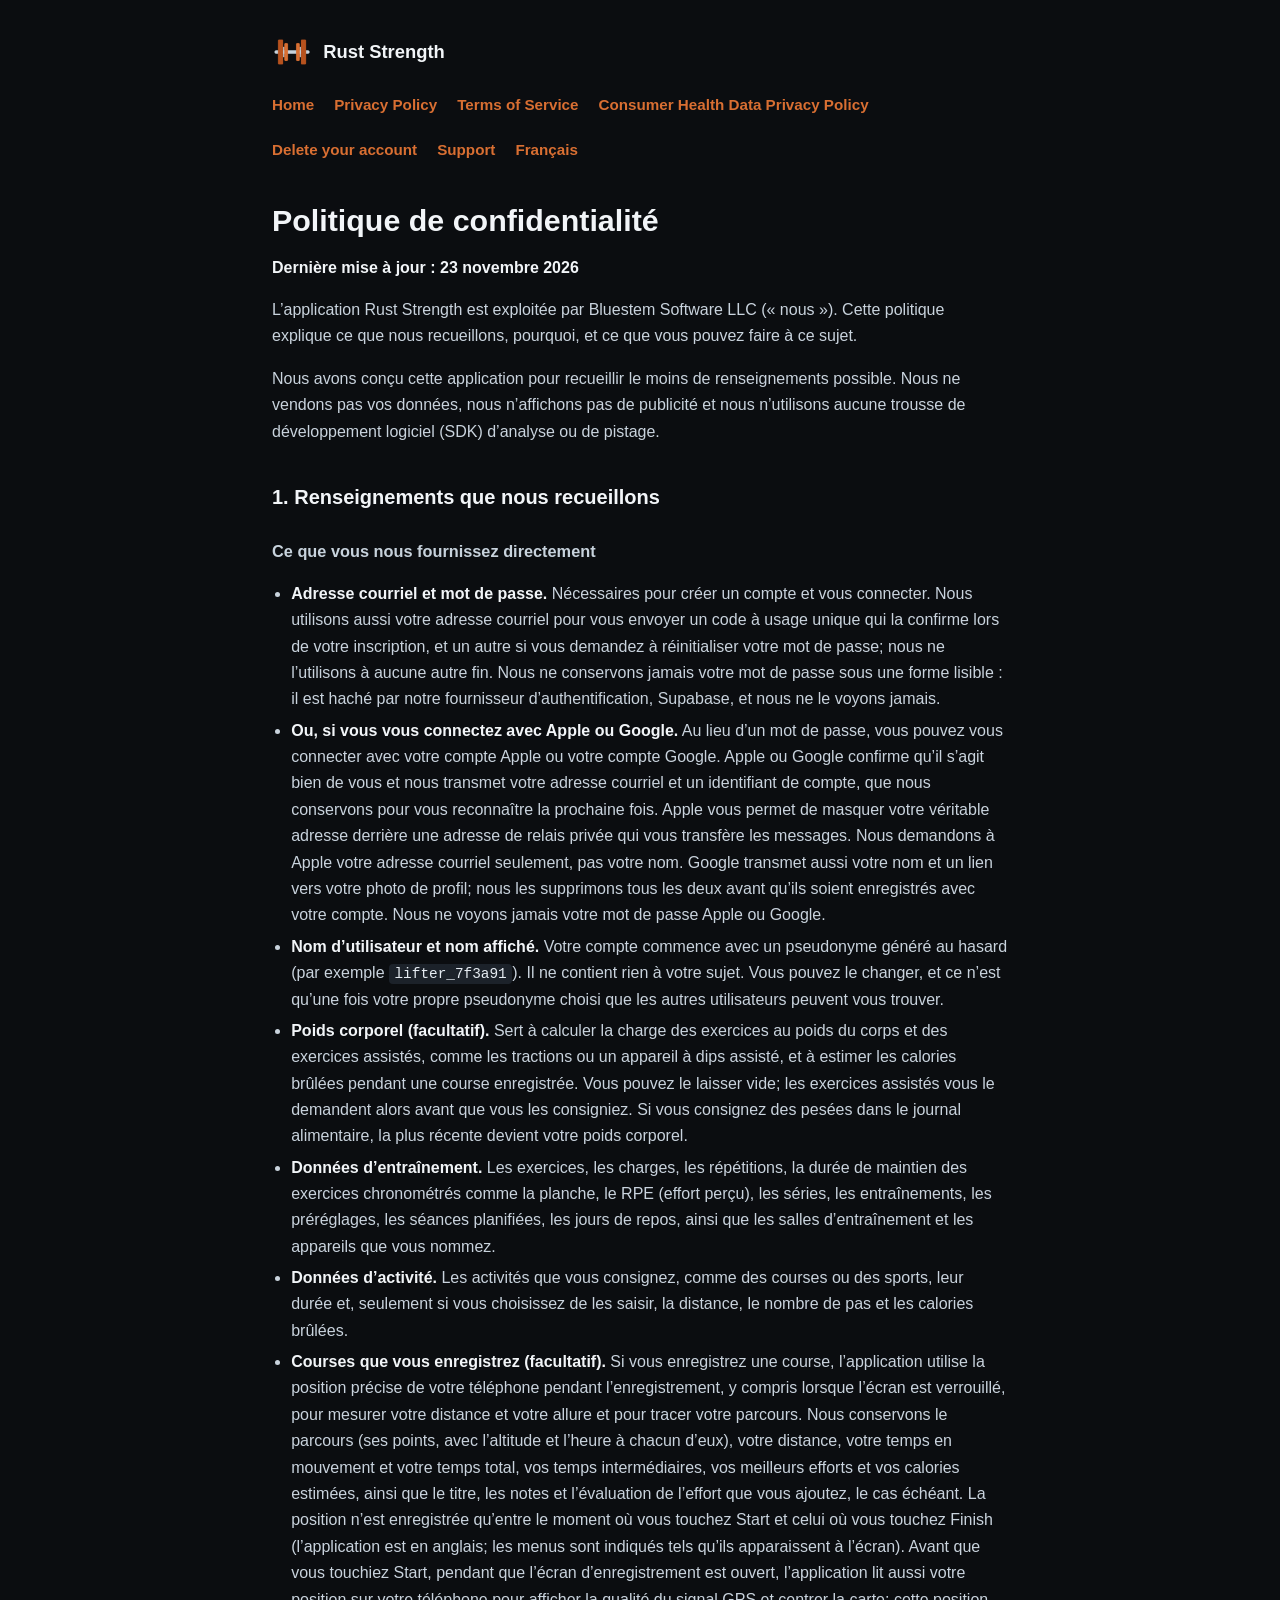
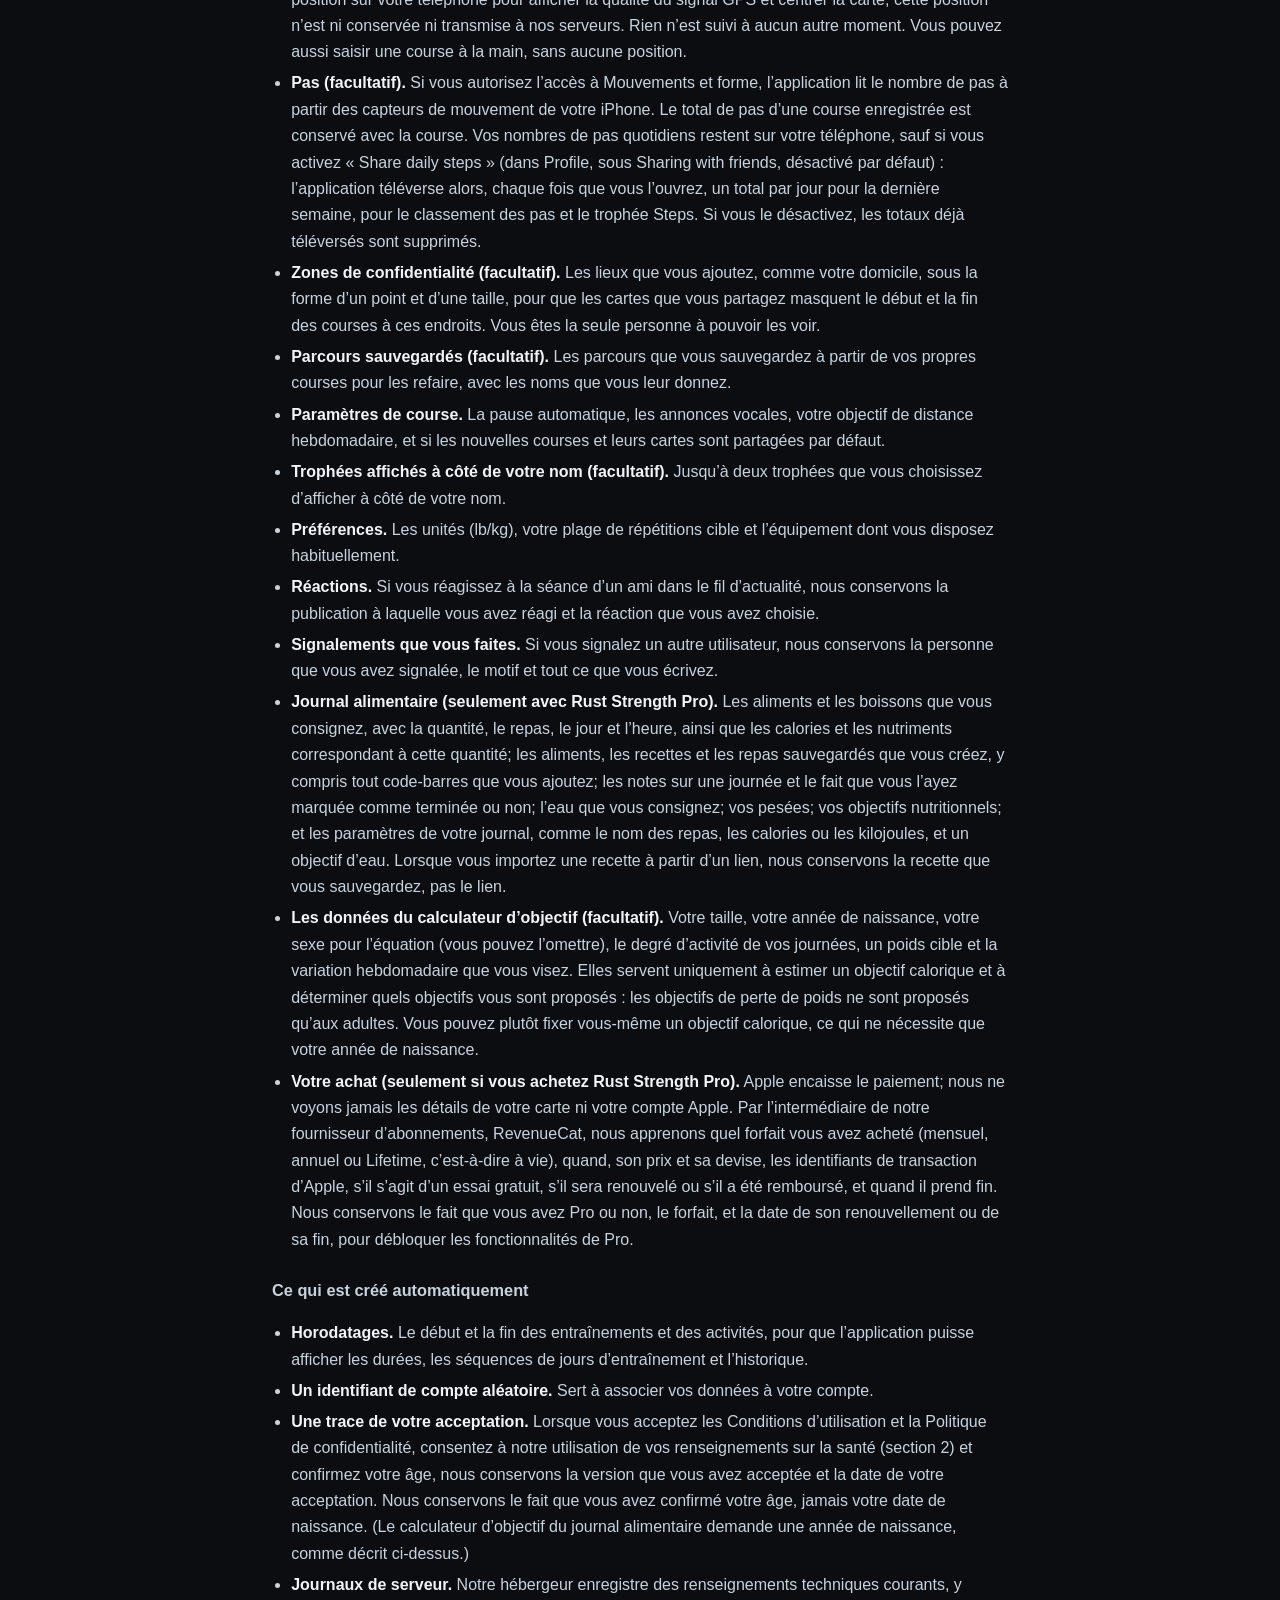
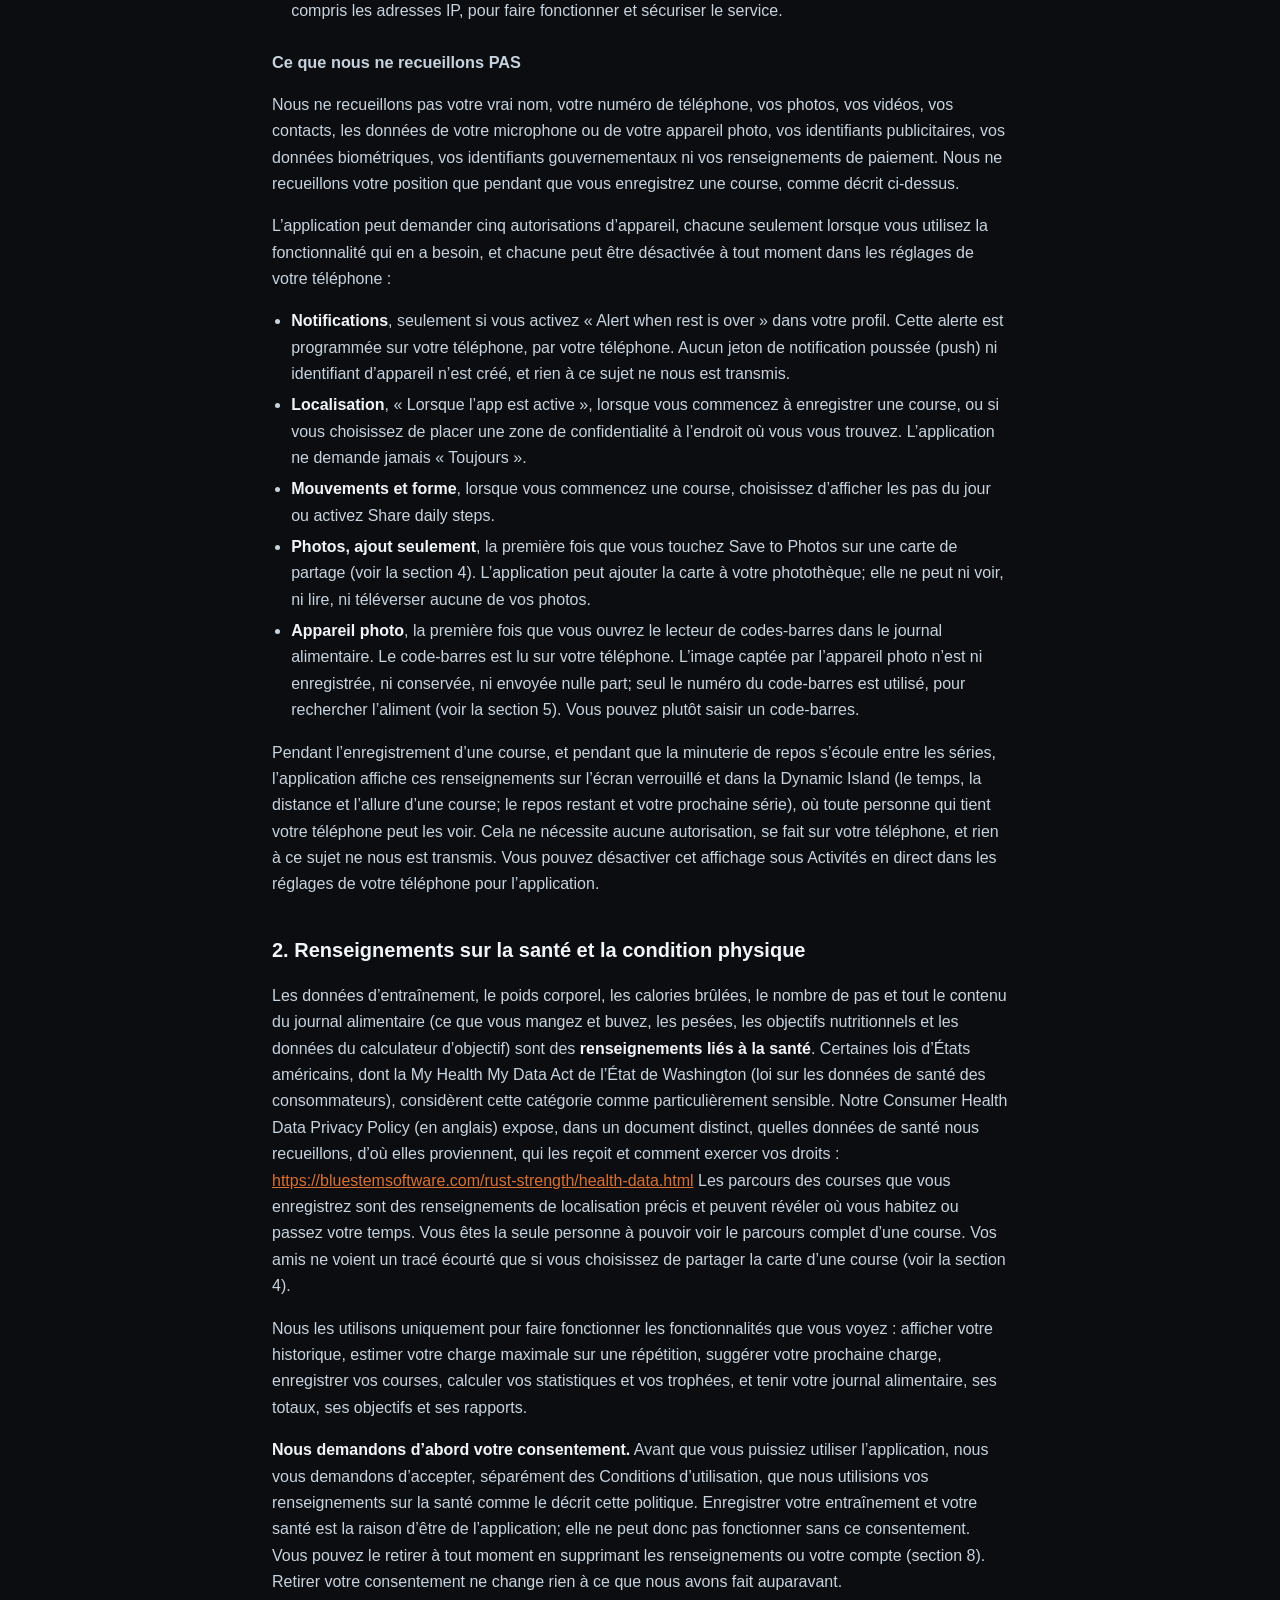
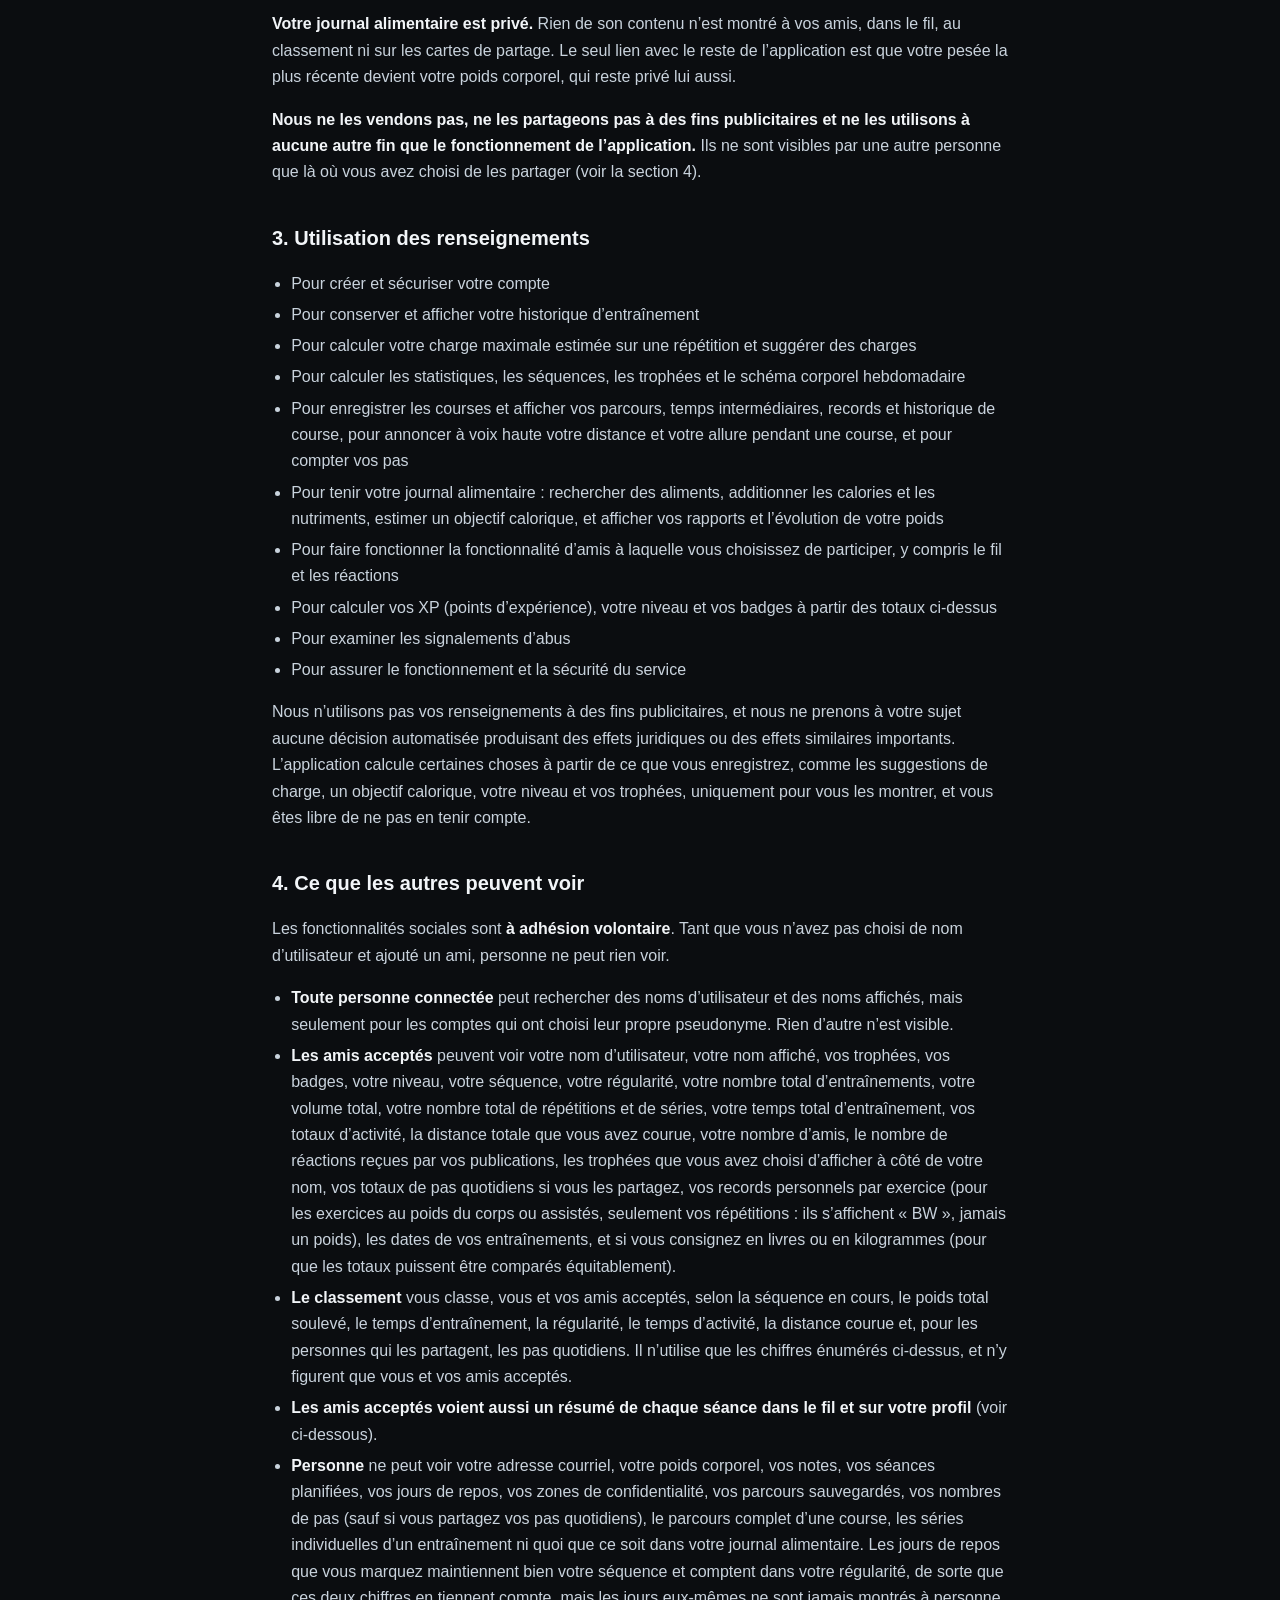
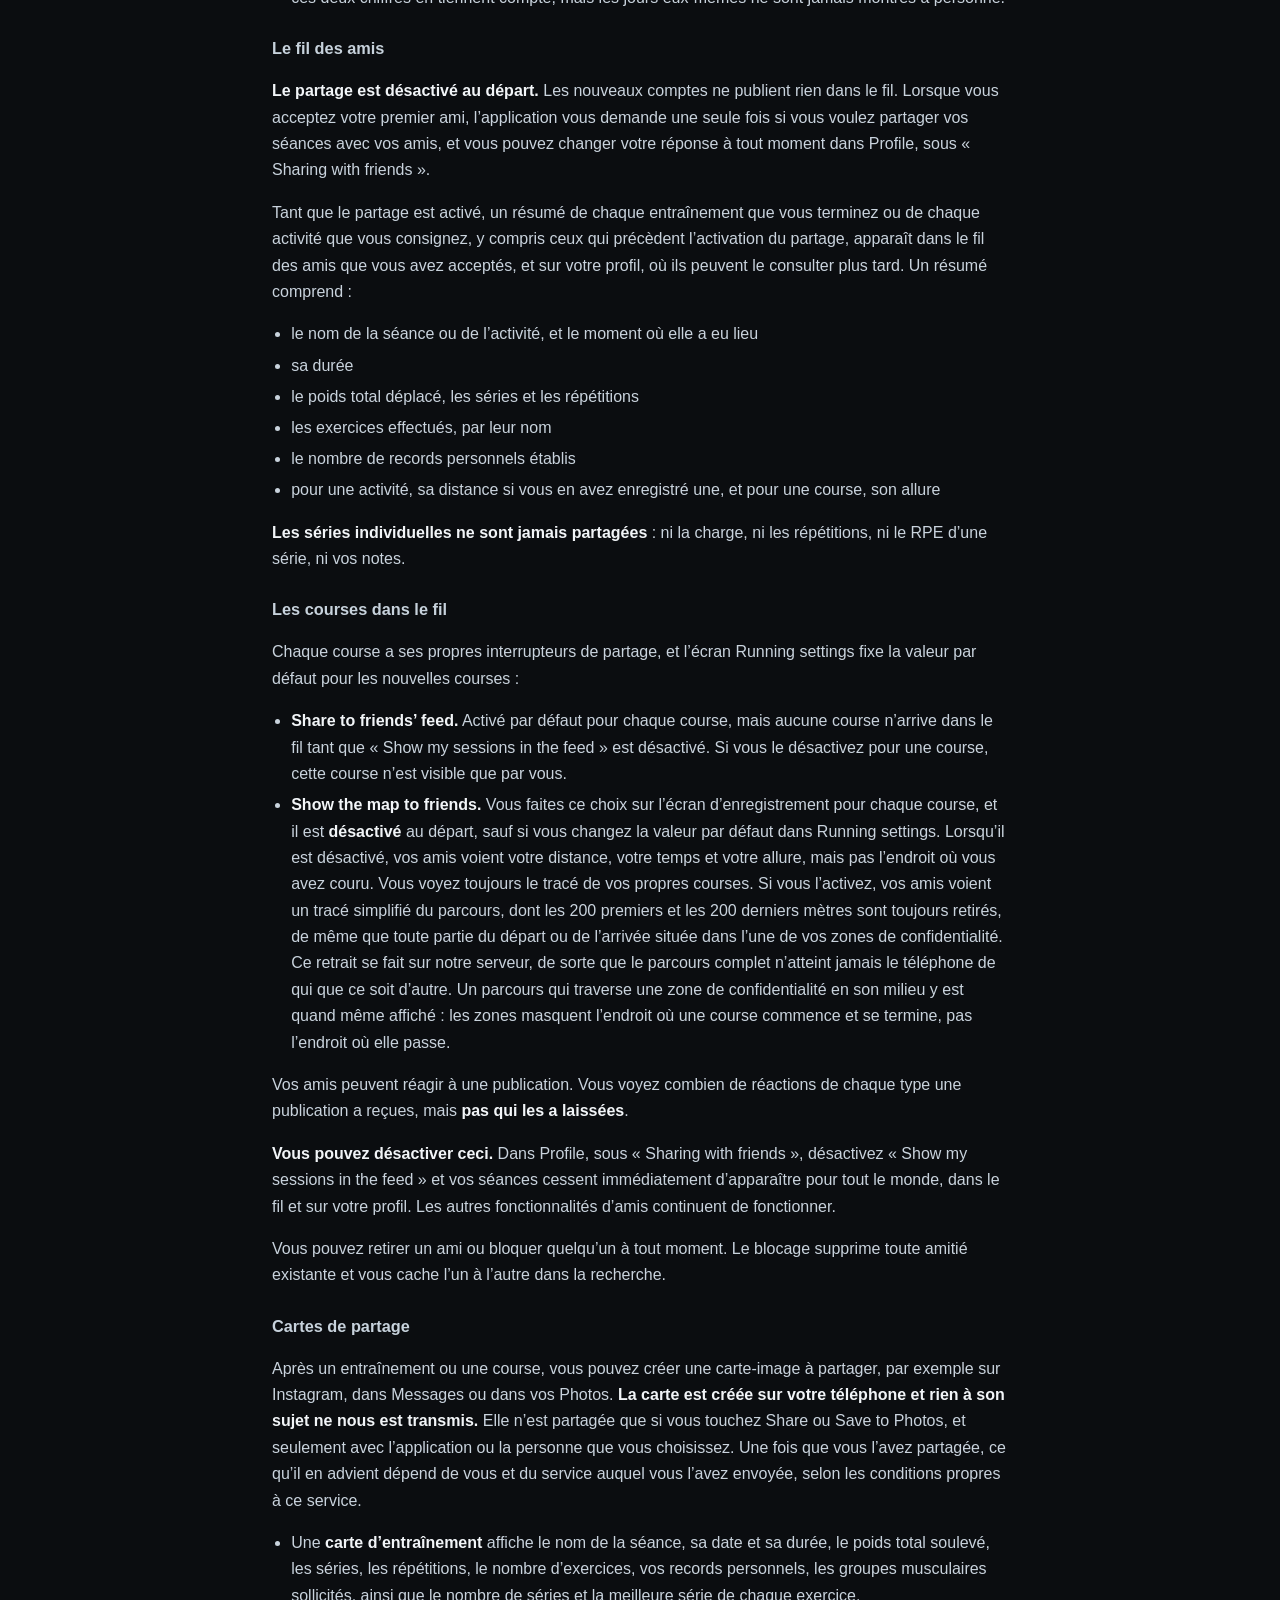
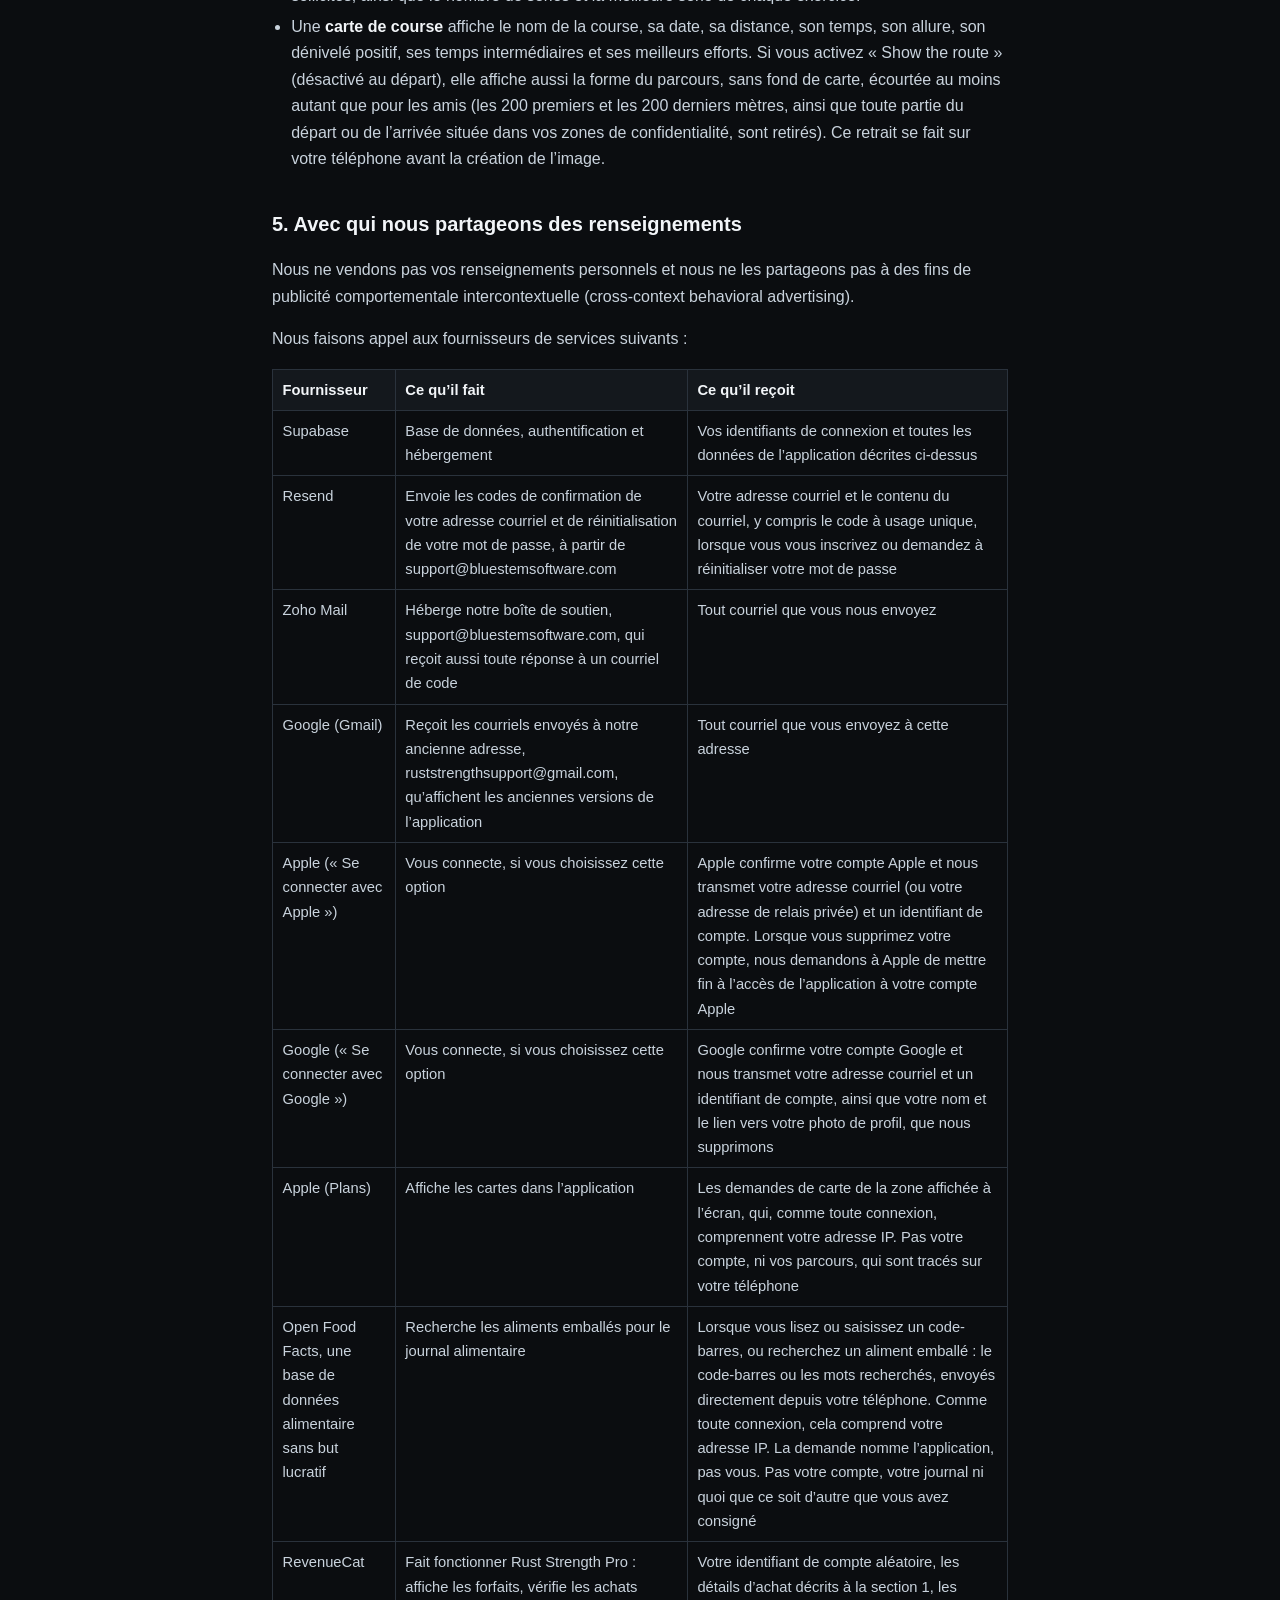
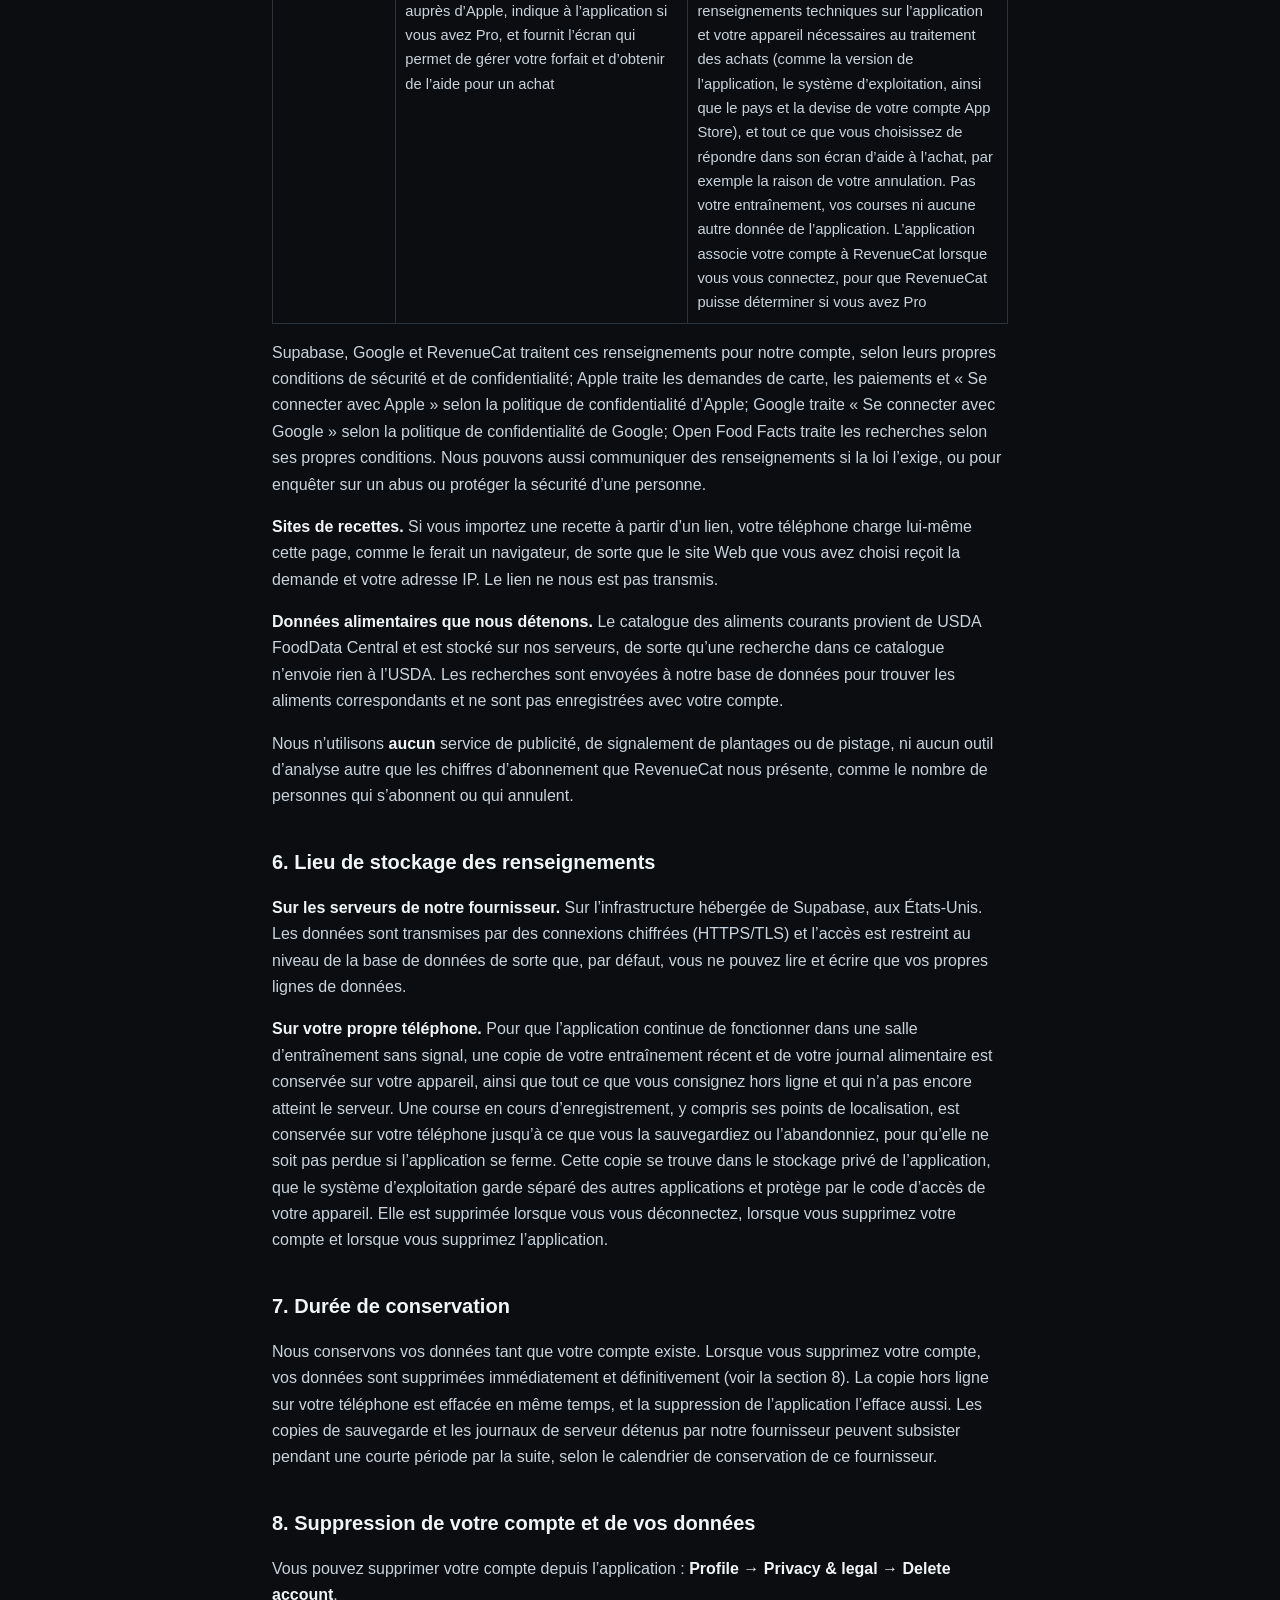
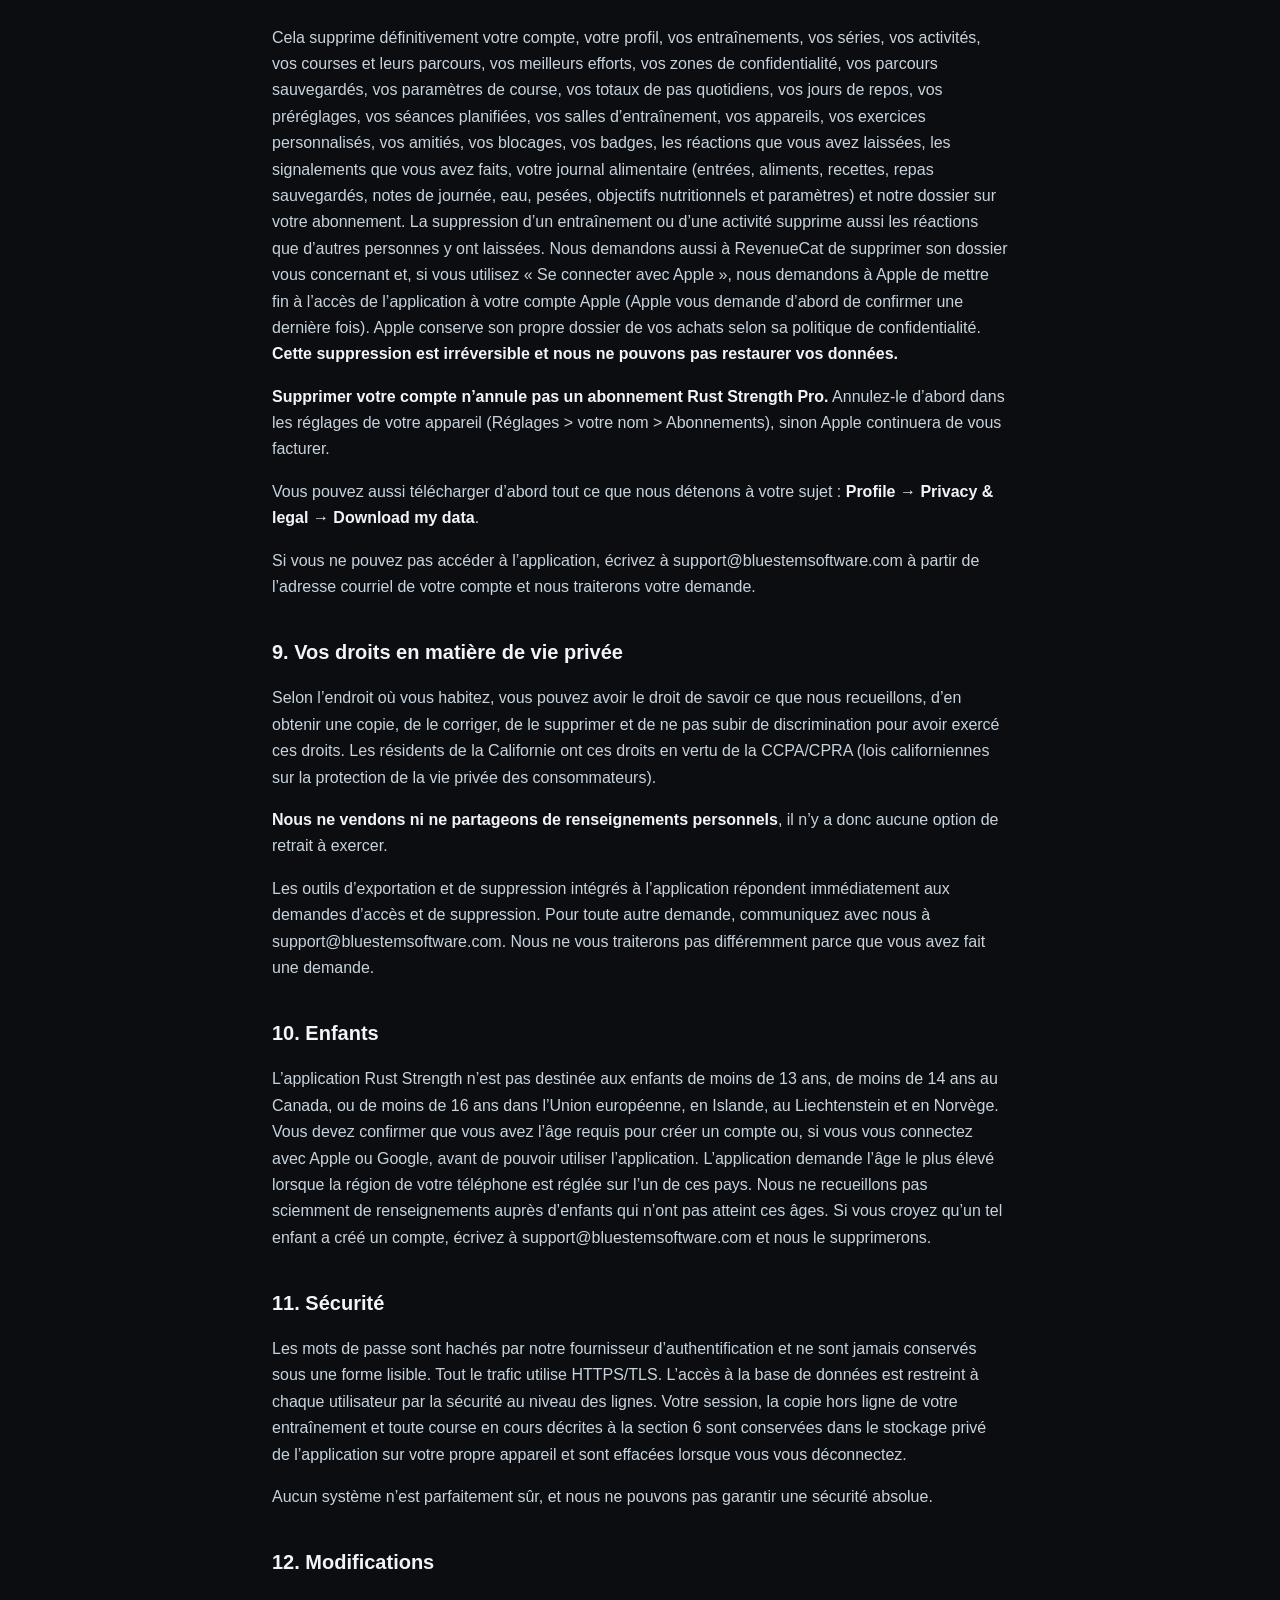
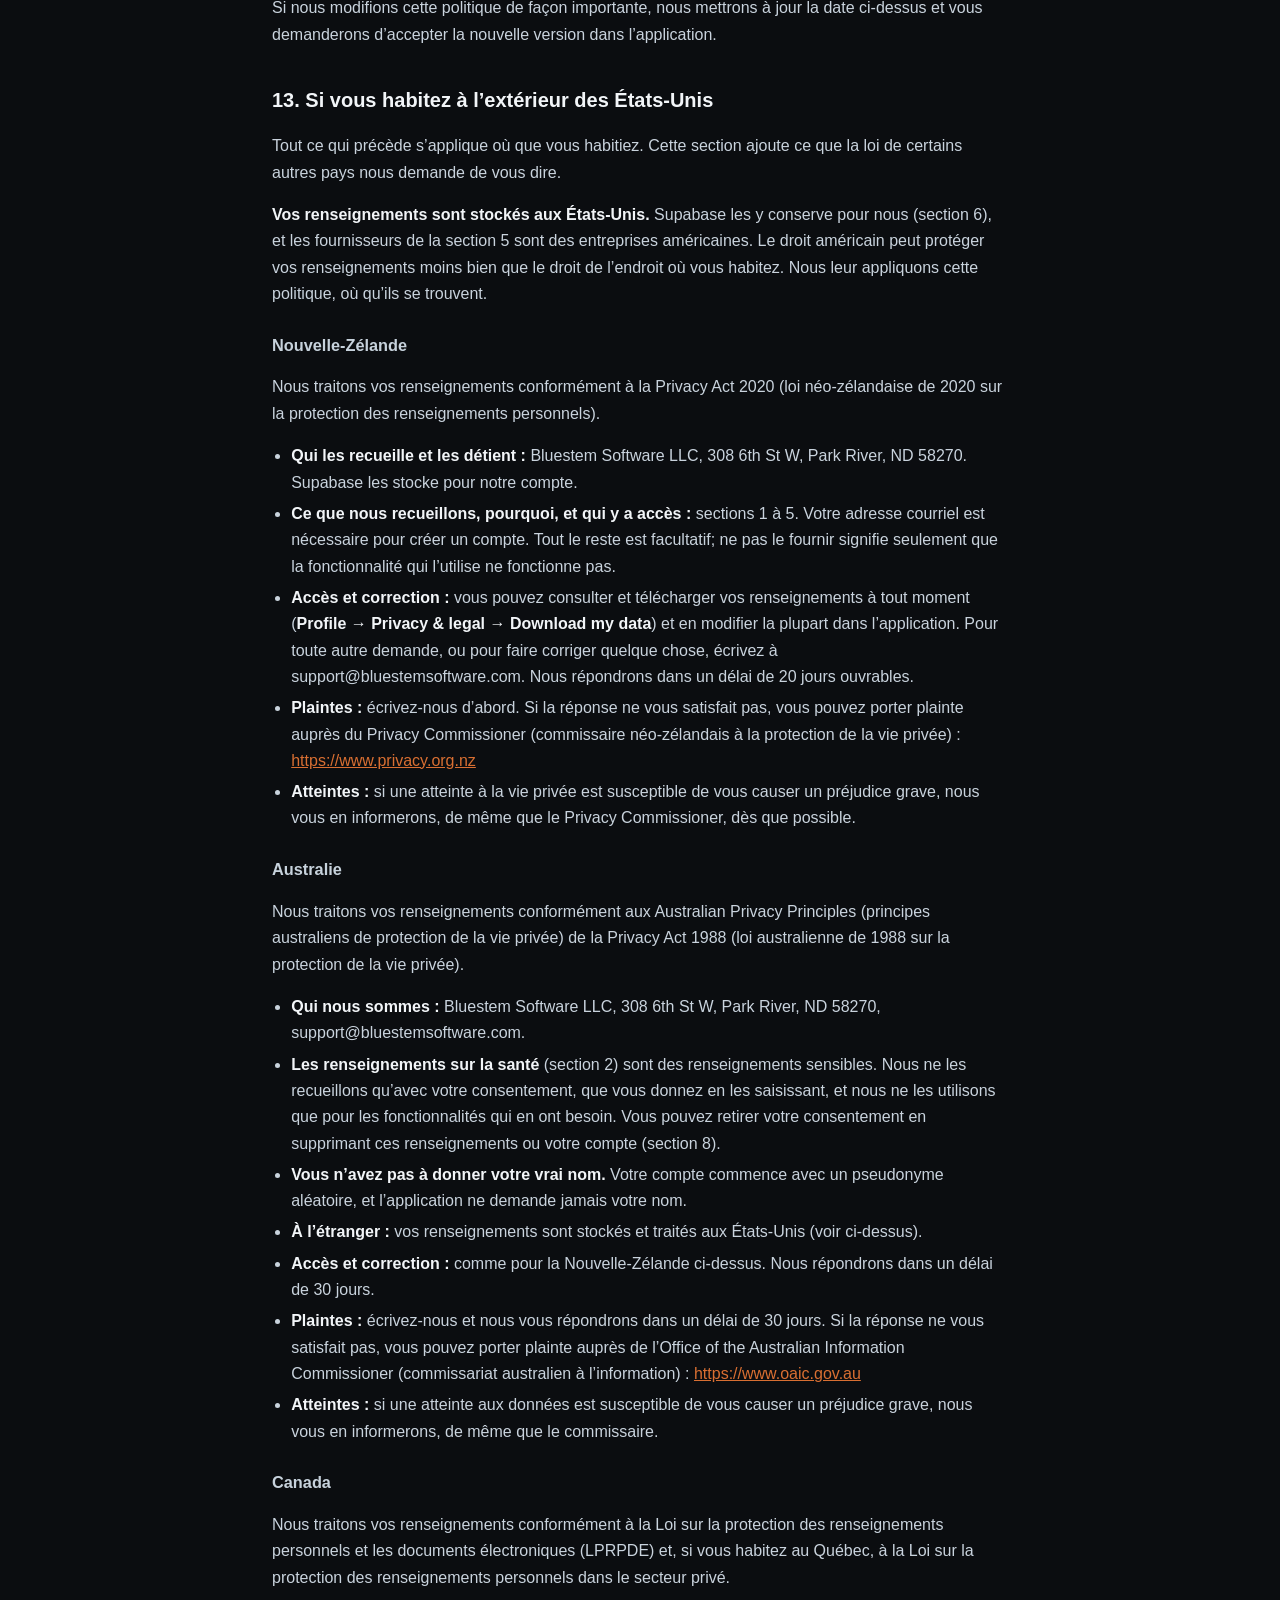
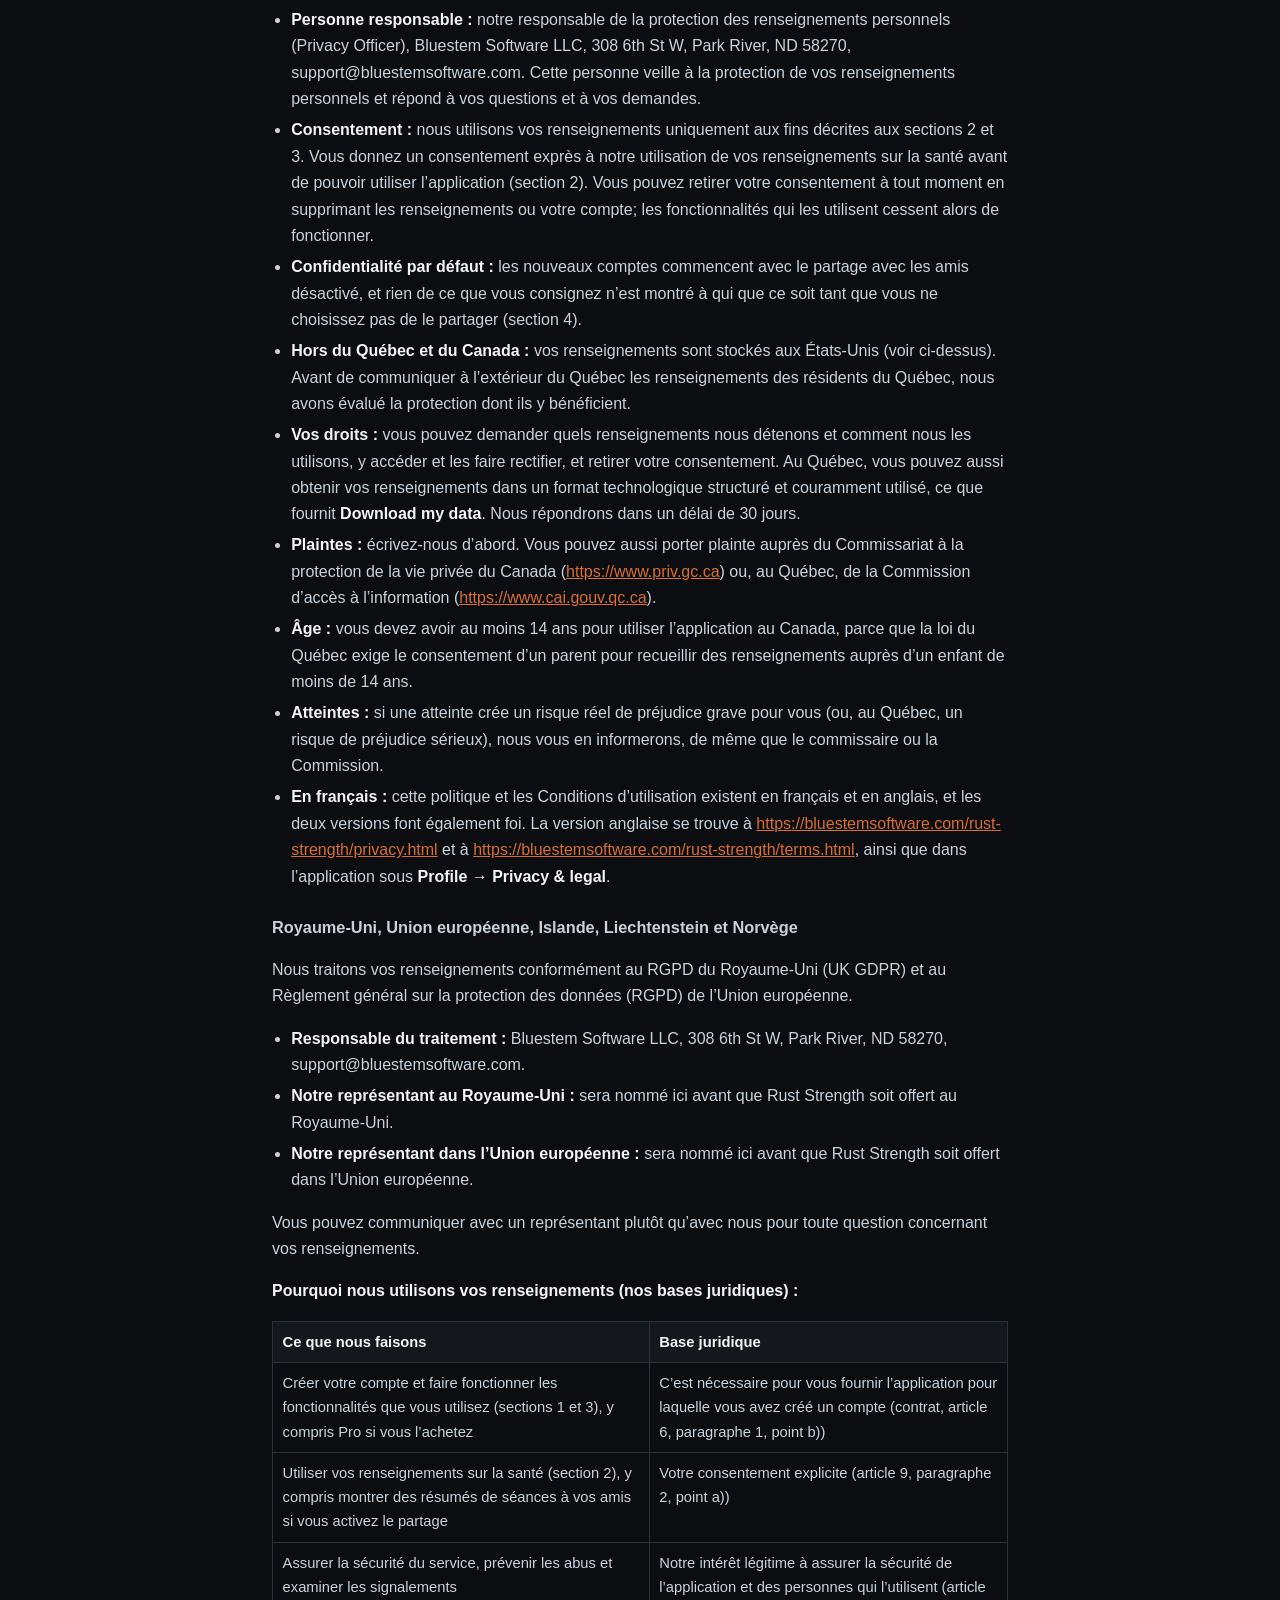
<file: rust-strength/confidentialite.html>
<!doctype html>
<html lang="fr-CA">
<head>
<meta charset="utf-8">
<meta name="viewport" content="width=device-width, initial-scale=1">
<title>Politique de confidentialité · Rust Strength</title>
<meta name="description" content="Comment Rust Strength traite vos données.">
<link rel="icon" href="./icon.png">
<style>
:root { color-scheme: dark; }
* { box-sizing: border-box; }
body {
  margin: 0; padding: 2rem 1.25rem 5rem;
  background: #0B0D10; color: #F2F5F8;
  font: 16px/1.65 -apple-system, BlinkMacSystemFont, "Segoe UI", Roboto, sans-serif;
}
main { max-width: 46rem; margin: 0 auto; }
header { max-width: 46rem; margin: 0 auto 2.5rem; }
.brand { display: flex; align-items: center; gap: .7rem; text-decoration: none; color: inherit; }
.brand img { width: 40px; height: 40px; border-radius: 9px; }
.brand span { font-weight: 800; font-size: 1.15rem; }
nav { margin-top: 1.25rem; display: flex; flex-wrap: wrap; gap: 1.25rem; }
nav a { color: #D96F32; text-decoration: none; font-weight: 600; font-size: .95rem; }
nav a:hover { text-decoration: underline; }
h1 { font-size: 1.9rem; line-height: 1.2; margin: 0 0 1rem; }
h2 { font-size: 1.25rem; margin: 2.25rem 0 .6rem; }
h3 { font-size: 1.02rem; margin: 1.5rem 0 .4rem; color: #C7D2DC; }
p, li { color: #C9D3DD; }
ul { padding-left: 1.2rem; }
.table { overflow-x: auto; margin: 1rem 0; }
table { border-collapse: collapse; width: 100%; font-size: .92rem; }
th, td { border: 1px solid #2A323C; padding: .5rem .6rem; text-align: left; vertical-align: top; color: #C9D3DD; }
th { background: #14181D; color: #F2F5F8; }
li { margin: .3rem 0; }
code {
  background: #1C222A; padding: .12em .38em; border-radius: 4px;
  font-size: .9em; color: #E6ECF2;
}
a { color: #D96F32; }
strong { color: #F2F5F8; }
footer {
  max-width: 46rem; margin: 3.5rem auto 0; padding-top: 1.5rem;
  border-top: 1px solid #2A323C; color: #7E8B98; font-size: .875rem;
}
.card {
  background: #14181D; border: 1px solid #2A323C; border-radius: 14px;
  padding: 1.25rem 1.35rem; margin: 1.25rem 0;
}
.card h2 { margin-top: 0; }
.step { display: flex; gap: .85rem; margin: .9rem 0; }
.step .n {
  flex: 0 0 1.6rem; height: 1.6rem; border-radius: 50%;
  background: #B7521E; color: #fff; font-weight: 800; font-size: .85rem;
  display: flex; align-items: center; justify-content: center;
}
</style>
</head>
<body>
<header>
  <a class="brand" href="./index.html">
    <img src="./icon.png" alt="">
    <span>Rust Strength</span>
  </a>
  <nav>
    <a href="./index.html">Home</a>
    <a href="./privacy.html">Privacy Policy</a>
    <a href="./terms.html">Terms of Service</a>
    <a href="./health-data.html">Consumer Health Data Privacy Policy</a>
    <a href="./delete-account.html">Delete your account</a>
    <a href="./support.html">Support</a>
    <a href="./conditions.html" hreflang="fr" lang="fr">Français</a>
  </nav>
</header>
<main>
<h1>Politique de confidentialité</h1>
<p><strong>Dernière mise à jour : 23 novembre 2026</strong></p>
<p>L’application Rust Strength est exploitée par Bluestem Software LLC (« nous »). Cette politique explique ce que nous recueillons, pourquoi, et ce que vous pouvez faire à ce sujet.</p>
<p>Nous avons conçu cette application pour recueillir le moins de renseignements possible. Nous ne vendons pas vos données, nous n’affichons pas de publicité et nous n’utilisons aucune trousse de développement logiciel (SDK) d’analyse ou de pistage.</p>
<h2>1. Renseignements que nous recueillons</h2>
<h3>Ce que vous nous fournissez directement</h3>
<ul>
<li><strong>Adresse courriel et mot de passe.</strong> Nécessaires pour créer un compte et vous connecter. Nous utilisons aussi votre adresse courriel pour vous envoyer un code à usage unique qui la confirme lors de votre inscription, et un autre si vous demandez à réinitialiser votre mot de passe; nous ne l’utilisons à aucune autre fin. Nous ne conservons jamais votre mot de passe sous une forme lisible : il est haché par notre fournisseur d’authentification, Supabase, et nous ne le voyons jamais.</li>
<li><strong>Ou, si vous vous connectez avec Apple ou Google.</strong> Au lieu d’un mot de passe, vous pouvez vous connecter avec votre compte Apple ou votre compte Google. Apple ou Google confirme qu’il s’agit bien de vous et nous transmet votre adresse courriel et un identifiant de compte, que nous conservons pour vous reconnaître la prochaine fois. Apple vous permet de masquer votre véritable adresse derrière une adresse de relais privée qui vous transfère les messages. Nous demandons à Apple votre adresse courriel seulement, pas votre nom. Google transmet aussi votre nom et un lien vers votre photo de profil; nous les supprimons tous les deux avant qu’ils soient enregistrés avec votre compte. Nous ne voyons jamais votre mot de passe Apple ou Google.</li>
<li><strong>Nom d’utilisateur et nom affiché.</strong> Votre compte commence avec un pseudonyme généré au hasard (par exemple <code>lifter_7f3a91</code>). Il ne contient rien à votre sujet. Vous pouvez le changer, et ce n’est qu’une fois votre propre pseudonyme choisi que les autres utilisateurs peuvent vous trouver.</li>
<li><strong>Poids corporel (facultatif).</strong> Sert à calculer la charge des exercices au poids du corps et des exercices assistés, comme les tractions ou un appareil à dips assisté, et à estimer les calories brûlées pendant une course enregistrée. Vous pouvez le laisser vide; les exercices assistés vous le demandent alors avant que vous les consigniez. Si vous consignez des pesées dans le journal alimentaire, la plus récente devient votre poids corporel.</li>
<li><strong>Données d’entraînement.</strong> Les exercices, les charges, les répétitions, la durée de maintien des exercices chronométrés comme la planche, le RPE (effort perçu), les séries, les entraînements, les préréglages, les séances planifiées, les jours de repos, ainsi que les salles d’entraînement et les appareils que vous nommez.</li>
<li><strong>Données d’activité.</strong> Les activités que vous consignez, comme des courses ou des sports, leur durée et, seulement si vous choisissez de les saisir, la distance, le nombre de pas et les calories brûlées.</li>
<li><strong>Courses que vous enregistrez (facultatif).</strong> Si vous enregistrez une course, l’application utilise la position précise de votre téléphone pendant l’enregistrement, y compris lorsque l’écran est verrouillé, pour mesurer votre distance et votre allure et pour tracer votre parcours. Nous conservons le parcours (ses points, avec l’altitude et l’heure à chacun d’eux), votre distance, votre temps en mouvement et votre temps total, vos temps intermédiaires, vos meilleurs efforts et vos calories estimées, ainsi que le titre, les notes et l’évaluation de l’effort que vous ajoutez, le cas échéant. La position n’est enregistrée qu’entre le moment où vous touchez Start et celui où vous touchez Finish (l’application est en anglais; les menus sont indiqués tels qu’ils apparaissent à l’écran). Avant que vous touchiez Start, pendant que l’écran d’enregistrement est ouvert, l’application lit aussi votre position sur votre téléphone pour afficher la qualité du signal GPS et centrer la carte; cette position n’est ni conservée ni transmise à nos serveurs. Rien n’est suivi à aucun autre moment. Vous pouvez aussi saisir une course à la main, sans aucune position.</li>
<li><strong>Pas (facultatif).</strong> Si vous autorisez l’accès à Mouvements et forme, l’application lit le nombre de pas à partir des capteurs de mouvement de votre iPhone. Le total de pas d’une course enregistrée est conservé avec la course. Vos nombres de pas quotidiens restent sur votre téléphone, sauf si vous activez « Share daily steps » (dans Profile, sous Sharing with friends, désactivé par défaut) : l’application téléverse alors, chaque fois que vous l’ouvrez, un total par jour pour la dernière semaine, pour le classement des pas et le trophée Steps. Si vous le désactivez, les totaux déjà téléversés sont supprimés.</li>
<li><strong>Zones de confidentialité (facultatif).</strong> Les lieux que vous ajoutez, comme votre domicile, sous la forme d’un point et d’une taille, pour que les cartes que vous partagez masquent le début et la fin des courses à ces endroits. Vous êtes la seule personne à pouvoir les voir.</li>
<li><strong>Parcours sauvegardés (facultatif).</strong> Les parcours que vous sauvegardez à partir de vos propres courses pour les refaire, avec les noms que vous leur donnez.</li>
<li><strong>Paramètres de course.</strong> La pause automatique, les annonces vocales, votre objectif de distance hebdomadaire, et si les nouvelles courses et leurs cartes sont partagées par défaut.</li>
<li><strong>Trophées affichés à côté de votre nom (facultatif).</strong> Jusqu’à deux trophées que vous choisissez d’afficher à côté de votre nom.</li>
<li><strong>Préférences.</strong> Les unités (lb/kg), votre plage de répétitions cible et l’équipement dont vous disposez habituellement.</li>
<li><strong>Réactions.</strong> Si vous réagissez à la séance d’un ami dans le fil d’actualité, nous conservons la publication à laquelle vous avez réagi et la réaction que vous avez choisie.</li>
<li><strong>Signalements que vous faites.</strong> Si vous signalez un autre utilisateur, nous conservons la personne que vous avez signalée, le motif et tout ce que vous écrivez.</li>
<li><strong>Journal alimentaire (seulement avec Rust Strength Pro).</strong> Les aliments et les boissons que vous consignez, avec la quantité, le repas, le jour et l’heure, ainsi que les calories et les nutriments correspondant à cette quantité; les aliments, les recettes et les repas sauvegardés que vous créez, y compris tout code-barres que vous ajoutez; les notes sur une journée et le fait que vous l’ayez marquée comme terminée ou non; l’eau que vous consignez; vos pesées; vos objectifs nutritionnels; et les paramètres de votre journal, comme le nom des repas, les calories ou les kilojoules, et un objectif d’eau. Lorsque vous importez une recette à partir d’un lien, nous conservons la recette que vous sauvegardez, pas le lien.</li>
<li><strong>Les données du calculateur d’objectif (facultatif).</strong> Votre taille, votre année de naissance, votre sexe pour l’équation (vous pouvez l’omettre), le degré d’activité de vos journées, un poids cible et la variation hebdomadaire que vous visez. Elles servent uniquement à estimer un objectif calorique et à déterminer quels objectifs vous sont proposés : les objectifs de perte de poids ne sont proposés qu’aux adultes. Vous pouvez plutôt fixer vous-même un objectif calorique, ce qui ne nécessite que votre année de naissance.</li>
<li><strong>Votre achat (seulement si vous achetez Rust Strength Pro).</strong> Apple encaisse le paiement; nous ne voyons jamais les détails de votre carte ni votre compte Apple. Par l’intermédiaire de notre fournisseur d’abonnements, RevenueCat, nous apprenons quel forfait vous avez acheté (mensuel, annuel ou Lifetime, c’est-à-dire à vie), quand, son prix et sa devise, les identifiants de transaction d’Apple, s’il s’agit d’un essai gratuit, s’il sera renouvelé ou s’il a été remboursé, et quand il prend fin. Nous conservons le fait que vous avez Pro ou non, le forfait, et la date de son renouvellement ou de sa fin, pour débloquer les fonctionnalités de Pro.</li>
</ul>
<h3>Ce qui est créé automatiquement</h3>
<ul>
<li><strong>Horodatages.</strong> Le début et la fin des entraînements et des activités, pour que l’application puisse afficher les durées, les séquences de jours d’entraînement et l’historique.</li>
<li><strong>Un identifiant de compte aléatoire.</strong> Sert à associer vos données à votre compte.</li>
<li><strong>Une trace de votre acceptation.</strong> Lorsque vous acceptez les Conditions d’utilisation et la Politique de confidentialité, consentez à notre utilisation de vos renseignements sur la santé (section 2) et confirmez votre âge, nous conservons la version que vous avez acceptée et la date de votre acceptation. Nous conservons le fait que vous avez confirmé votre âge, jamais votre date de naissance. (Le calculateur d’objectif du journal alimentaire demande une année de naissance, comme décrit ci-dessus.)</li>
<li><strong>Journaux de serveur.</strong> Notre hébergeur enregistre des renseignements techniques courants, y compris les adresses IP, pour faire fonctionner et sécuriser le service.</li>
</ul>
<h3>Ce que nous ne recueillons PAS</h3>
<p>Nous ne recueillons pas votre vrai nom, votre numéro de téléphone, vos photos, vos vidéos, vos contacts, les données de votre microphone ou de votre appareil photo, vos identifiants publicitaires, vos données biométriques, vos identifiants gouvernementaux ni vos renseignements de paiement. Nous ne recueillons votre position que pendant que vous enregistrez une course, comme décrit ci-dessus.</p>
<p>L’application peut demander cinq autorisations d’appareil, chacune seulement lorsque vous utilisez la fonctionnalité qui en a besoin, et chacune peut être désactivée à tout moment dans les réglages de votre téléphone :</p>
<ul>
<li><strong>Notifications</strong>, seulement si vous activez « Alert when rest is over » dans votre profil. Cette alerte est programmée sur votre téléphone, par votre téléphone. Aucun jeton de notification poussée (push) ni identifiant d’appareil n’est créé, et rien à ce sujet ne nous est transmis.</li>
<li><strong>Localisation</strong>, « Lorsque l’app est active », lorsque vous commencez à enregistrer une course, ou si vous choisissez de placer une zone de confidentialité à l’endroit où vous vous trouvez. L’application ne demande jamais « Toujours ».</li>
<li><strong>Mouvements et forme</strong>, lorsque vous commencez une course, choisissez d’afficher les pas du jour ou activez Share daily steps.</li>
<li><strong>Photos, ajout seulement</strong>, la première fois que vous touchez Save to Photos sur une carte de partage (voir la section 4). L’application peut ajouter la carte à votre photothèque; elle ne peut ni voir, ni lire, ni téléverser aucune de vos photos.</li>
<li><strong>Appareil photo</strong>, la première fois que vous ouvrez le lecteur de codes-barres dans le journal alimentaire. Le code-barres est lu sur votre téléphone. L’image captée par l’appareil photo n’est ni enregistrée, ni conservée, ni envoyée nulle part; seul le numéro du code-barres est utilisé, pour rechercher l’aliment (voir la section 5). Vous pouvez plutôt saisir un code-barres.</li>
</ul>
<p>Pendant l’enregistrement d’une course, et pendant que la minuterie de repos s’écoule entre les séries, l’application affiche ces renseignements sur l’écran verrouillé et dans la Dynamic Island (le temps, la distance et l’allure d’une course; le repos restant et votre prochaine série), où toute personne qui tient votre téléphone peut les voir. Cela ne nécessite aucune autorisation, se fait sur votre téléphone, et rien à ce sujet ne nous est transmis. Vous pouvez désactiver cet affichage sous Activités en direct dans les réglages de votre téléphone pour l’application.</p>
<h2>2. Renseignements sur la santé et la condition physique</h2>
<p>Les données d’entraînement, le poids corporel, les calories brûlées, le nombre de pas et tout le contenu du journal alimentaire (ce que vous mangez et buvez, les pesées, les objectifs nutritionnels et les données du calculateur d’objectif) sont des <strong>renseignements liés à la santé</strong>. Certaines lois d’États américains, dont la My Health My Data Act de l’État de Washington (loi sur les données de santé des consommateurs), considèrent cette catégorie comme particulièrement sensible. Notre Consumer Health Data Privacy Policy (en anglais) expose, dans un document distinct, quelles données de santé nous recueillons, d’où elles proviennent, qui les reçoit et comment exercer vos droits : <a href="https://bluestemsoftware.com/rust-strength/health-data.html">https://bluestemsoftware.com/rust-strength/health-data.html</a> Les parcours des courses que vous enregistrez sont des renseignements de localisation précis et peuvent révéler où vous habitez ou passez votre temps. Vous êtes la seule personne à pouvoir voir le parcours complet d’une course. Vos amis ne voient un tracé écourté que si vous choisissez de partager la carte d’une course (voir la section 4).</p>
<p>Nous les utilisons uniquement pour faire fonctionner les fonctionnalités que vous voyez : afficher votre historique, estimer votre charge maximale sur une répétition, suggérer votre prochaine charge, enregistrer vos courses, calculer vos statistiques et vos trophées, et tenir votre journal alimentaire, ses totaux, ses objectifs et ses rapports.</p>
<p><strong>Nous demandons d’abord votre consentement.</strong> Avant que vous puissiez utiliser l’application, nous vous demandons d’accepter, séparément des Conditions d’utilisation, que nous utilisions vos renseignements sur la santé comme le décrit cette politique. Enregistrer votre entraînement et votre santé est la raison d’être de l’application; elle ne peut donc pas fonctionner sans ce consentement. Vous pouvez le retirer à tout moment en supprimant les renseignements ou votre compte (section 8). Retirer votre consentement ne change rien à ce que nous avons fait auparavant.</p>
<p><strong>Votre journal alimentaire est privé.</strong> Rien de son contenu n’est montré à vos amis, dans le fil, au classement ni sur les cartes de partage. Le seul lien avec le reste de l’application est que votre pesée la plus récente devient votre poids corporel, qui reste privé lui aussi.</p>
<p><strong>Nous ne les vendons pas, ne les partageons pas à des fins publicitaires et ne les utilisons à aucune autre fin que le fonctionnement de l’application.</strong> Ils ne sont visibles par une autre personne que là où vous avez choisi de les partager (voir la section 4).</p>
<h2>3. Utilisation des renseignements</h2>
<ul>
<li>Pour créer et sécuriser votre compte</li>
<li>Pour conserver et afficher votre historique d’entraînement</li>
<li>Pour calculer votre charge maximale estimée sur une répétition et suggérer des charges</li>
<li>Pour calculer les statistiques, les séquences, les trophées et le schéma corporel hebdomadaire</li>
<li>Pour enregistrer les courses et afficher vos parcours, temps intermédiaires, records et historique de course, pour annoncer à voix haute votre distance et votre allure pendant une course, et pour compter vos pas</li>
<li>Pour tenir votre journal alimentaire : rechercher des aliments, additionner les calories et les nutriments, estimer un objectif calorique, et afficher vos rapports et l’évolution de votre poids</li>
<li>Pour faire fonctionner la fonctionnalité d’amis à laquelle vous choisissez de participer, y compris le fil et les réactions</li>
<li>Pour calculer vos XP (points d’expérience), votre niveau et vos badges à partir des totaux ci-dessus</li>
<li>Pour examiner les signalements d’abus</li>
<li>Pour assurer le fonctionnement et la sécurité du service</li>
</ul>
<p>Nous n’utilisons pas vos renseignements à des fins publicitaires, et nous ne prenons à votre sujet aucune décision automatisée produisant des effets juridiques ou des effets similaires importants. L’application calcule certaines choses à partir de ce que vous enregistrez, comme les suggestions de charge, un objectif calorique, votre niveau et vos trophées, uniquement pour vous les montrer, et vous êtes libre de ne pas en tenir compte.</p>
<h2>4. Ce que les autres peuvent voir</h2>
<p>Les fonctionnalités sociales sont <strong>à adhésion volontaire</strong>. Tant que vous n’avez pas choisi de nom d’utilisateur et ajouté un ami, personne ne peut rien voir.</p>
<ul>
<li><strong>Toute personne connectée</strong> peut rechercher des noms d’utilisateur et des noms affichés, mais seulement pour les comptes qui ont choisi leur propre pseudonyme. Rien d’autre n’est visible.</li>
<li><strong>Les amis acceptés</strong> peuvent voir votre nom d’utilisateur, votre nom affiché, vos trophées, vos badges, votre niveau, votre séquence, votre régularité, votre nombre total d’entraînements, votre volume total, votre nombre total de répétitions et de séries, votre temps total d’entraînement, vos totaux d’activité, la distance totale que vous avez courue, votre nombre d’amis, le nombre de réactions reçues par vos publications, les trophées que vous avez choisi d’afficher à côté de votre nom, vos totaux de pas quotidiens si vous les partagez, vos records personnels par exercice (pour les exercices au poids du corps ou assistés, seulement vos répétitions : ils s’affichent « BW », jamais un poids), les dates de vos entraînements, et si vous consignez en livres ou en kilogrammes (pour que les totaux puissent être comparés équitablement).</li>
<li><strong>Le classement</strong> vous classe, vous et vos amis acceptés, selon la séquence en cours, le poids total soulevé, le temps d’entraînement, la régularité, le temps d’activité, la distance courue et, pour les personnes qui les partagent, les pas quotidiens. Il n’utilise que les chiffres énumérés ci-dessus, et n’y figurent que vous et vos amis acceptés.</li>
<li><strong>Les amis acceptés voient aussi un résumé de chaque séance dans le fil et sur votre profil</strong> (voir ci-dessous).</li>
<li><strong>Personne</strong> ne peut voir votre adresse courriel, votre poids corporel, vos notes, vos séances planifiées, vos jours de repos, vos zones de confidentialité, vos parcours sauvegardés, vos nombres de pas (sauf si vous partagez vos pas quotidiens), le parcours complet d’une course, les séries individuelles d’un entraînement ni quoi que ce soit dans votre journal alimentaire. Les jours de repos que vous marquez maintiennent bien votre séquence et comptent dans votre régularité, de sorte que ces deux chiffres en tiennent compte, mais les jours eux-mêmes ne sont jamais montrés à personne.</li>
</ul>
<h3>Le fil des amis</h3>
<p><strong>Le partage est désactivé au départ.</strong> Les nouveaux comptes ne publient rien dans le fil. Lorsque vous acceptez votre premier ami, l’application vous demande une seule fois si vous voulez partager vos séances avec vos amis, et vous pouvez changer votre réponse à tout moment dans Profile, sous « Sharing with friends ».</p>
<p>Tant que le partage est activé, un résumé de chaque entraînement que vous terminez ou de chaque activité que vous consignez, y compris ceux qui précèdent l’activation du partage, apparaît dans le fil des amis que vous avez acceptés, et sur votre profil, où ils peuvent le consulter plus tard. Un résumé comprend :</p>
<ul>
<li>le nom de la séance ou de l’activité, et le moment où elle a eu lieu</li>
<li>sa durée</li>
<li>le poids total déplacé, les séries et les répétitions</li>
<li>les exercices effectués, par leur nom</li>
<li>le nombre de records personnels établis</li>
<li>pour une activité, sa distance si vous en avez enregistré une, et pour une course, son allure</li>
</ul>
<p><strong>Les séries individuelles ne sont jamais partagées</strong> : ni la charge, ni les répétitions, ni le RPE d’une série, ni vos notes.</p>
<h3>Les courses dans le fil</h3>
<p>Chaque course a ses propres interrupteurs de partage, et l’écran Running settings fixe la valeur par défaut pour les nouvelles courses :</p>
<ul>
<li><strong>Share to friends’ feed.</strong> Activé par défaut pour chaque course, mais aucune course n’arrive dans le fil tant que « Show my sessions in the feed » est désactivé. Si vous le désactivez pour une course, cette course n’est visible que par vous.</li>
<li><strong>Show the map to friends.</strong> Vous faites ce choix sur l’écran d’enregistrement pour chaque course, et il est <strong>désactivé</strong> au départ, sauf si vous changez la valeur par défaut dans Running settings. Lorsqu’il est désactivé, vos amis voient votre distance, votre temps et votre allure, mais pas l’endroit où vous avez couru. Vous voyez toujours le tracé de vos propres courses. Si vous l’activez, vos amis voient un tracé simplifié du parcours, dont les 200 premiers et les 200 derniers mètres sont toujours retirés, de même que toute partie du départ ou de l’arrivée située dans l’une de vos zones de confidentialité. Ce retrait se fait sur notre serveur, de sorte que le parcours complet n’atteint jamais le téléphone de qui que ce soit d’autre. Un parcours qui traverse une zone de confidentialité en son milieu y est quand même affiché : les zones masquent l’endroit où une course commence et se termine, pas l’endroit où elle passe.</li>
</ul>
<p>Vos amis peuvent réagir à une publication. Vous voyez combien de réactions de chaque type une publication a reçues, mais <strong>pas qui les a laissées</strong>.</p>
<p><strong>Vous pouvez désactiver ceci.</strong> Dans Profile, sous « Sharing with friends », désactivez « Show my sessions in the feed » et vos séances cessent immédiatement d’apparaître pour tout le monde, dans le fil et sur votre profil. Les autres fonctionnalités d’amis continuent de fonctionner.</p>
<p>Vous pouvez retirer un ami ou bloquer quelqu’un à tout moment. Le blocage supprime toute amitié existante et vous cache l’un à l’autre dans la recherche.</p>
<h3>Cartes de partage</h3>
<p>Après un entraînement ou une course, vous pouvez créer une carte-image à partager, par exemple sur Instagram, dans Messages ou dans vos Photos. <strong>La carte est créée sur votre téléphone et rien à son sujet ne nous est transmis.</strong> Elle n’est partagée que si vous touchez Share ou Save to Photos, et seulement avec l’application ou la personne que vous choisissez. Une fois que vous l’avez partagée, ce qu’il en advient dépend de vous et du service auquel vous l’avez envoyée, selon les conditions propres à ce service.</p>
<ul>
<li>Une <strong>carte d’entraînement</strong> affiche le nom de la séance, sa date et sa durée, le poids total soulevé, les séries, les répétitions, le nombre d’exercices, vos records personnels, les groupes musculaires sollicités, ainsi que le nombre de séries et la meilleure série de chaque exercice.</li>
<li>Une <strong>carte de course</strong> affiche le nom de la course, sa date, sa distance, son temps, son allure, son dénivelé positif, ses temps intermédiaires et ses meilleurs efforts. Si vous activez « Show the route » (désactivé au départ), elle affiche aussi la forme du parcours, sans fond de carte, écourtée au moins autant que pour les amis (les 200 premiers et les 200 derniers mètres, ainsi que toute partie du départ ou de l’arrivée située dans vos zones de confidentialité, sont retirés). Ce retrait se fait sur votre téléphone avant la création de l’image.</li>
</ul>
<h2>5. Avec qui nous partageons des renseignements</h2>
<p>Nous ne vendons pas vos renseignements personnels et nous ne les partageons pas à des fins de publicité comportementale intercontextuelle (cross-context behavioral advertising).</p>
<p>Nous faisons appel aux fournisseurs de services suivants :</p>
<div class="table"><table>
<thead><tr><th>Fournisseur</th><th>Ce qu’il fait</th><th>Ce qu’il reçoit</th></tr></thead>
<tbody>
<tr><td>Supabase</td><td>Base de données, authentification et hébergement</td><td>Vos identifiants de connexion et toutes les données de l’application décrites ci-dessus</td></tr>
<tr><td>Resend</td><td>Envoie les codes de confirmation de votre adresse courriel et de réinitialisation de votre mot de passe, à partir de support@bluestemsoftware.com</td><td>Votre adresse courriel et le contenu du courriel, y compris le code à usage unique, lorsque vous vous inscrivez ou demandez à réinitialiser votre mot de passe</td></tr>
<tr><td>Zoho Mail</td><td>Héberge notre boîte de soutien, support@bluestemsoftware.com, qui reçoit aussi toute réponse à un courriel de code</td><td>Tout courriel que vous nous envoyez</td></tr>
<tr><td>Google (Gmail)</td><td>Reçoit les courriels envoyés à notre ancienne adresse, ruststrengthsupport@gmail.com, qu’affichent les anciennes versions de l’application</td><td>Tout courriel que vous envoyez à cette adresse</td></tr>
<tr><td>Apple (« Se connecter avec Apple »)</td><td>Vous connecte, si vous choisissez cette option</td><td>Apple confirme votre compte Apple et nous transmet votre adresse courriel (ou votre adresse de relais privée) et un identifiant de compte. Lorsque vous supprimez votre compte, nous demandons à Apple de mettre fin à l’accès de l’application à votre compte Apple</td></tr>
<tr><td>Google (« Se connecter avec Google »)</td><td>Vous connecte, si vous choisissez cette option</td><td>Google confirme votre compte Google et nous transmet votre adresse courriel et un identifiant de compte, ainsi que votre nom et le lien vers votre photo de profil, que nous supprimons</td></tr>
<tr><td>Apple (Plans)</td><td>Affiche les cartes dans l’application</td><td>Les demandes de carte de la zone affichée à l’écran, qui, comme toute connexion, comprennent votre adresse IP. Pas votre compte, ni vos parcours, qui sont tracés sur votre téléphone</td></tr>
<tr><td>Open Food Facts, une base de données alimentaire sans but lucratif</td><td>Recherche les aliments emballés pour le journal alimentaire</td><td>Lorsque vous lisez ou saisissez un code-barres, ou recherchez un aliment emballé : le code-barres ou les mots recherchés, envoyés directement depuis votre téléphone. Comme toute connexion, cela comprend votre adresse IP. La demande nomme l’application, pas vous. Pas votre compte, votre journal ni quoi que ce soit d’autre que vous avez consigné</td></tr>
<tr><td>RevenueCat</td><td>Fait fonctionner Rust Strength Pro : affiche les forfaits, vérifie les achats auprès d’Apple, indique à l’application si vous avez Pro, et fournit l’écran qui permet de gérer votre forfait et d’obtenir de l’aide pour un achat</td><td>Votre identifiant de compte aléatoire, les détails d’achat décrits à la section 1, les renseignements techniques sur l’application et votre appareil nécessaires au traitement des achats (comme la version de l’application, le système d’exploitation, ainsi que le pays et la devise de votre compte App Store), et tout ce que vous choisissez de répondre dans son écran d’aide à l’achat, par exemple la raison de votre annulation. Pas votre entraînement, vos courses ni aucune autre donnée de l’application. L’application associe votre compte à RevenueCat lorsque vous vous connectez, pour que RevenueCat puisse déterminer si vous avez Pro</td></tr>
</tbody></table></div>
<p>Supabase, Google et RevenueCat traitent ces renseignements pour notre compte, selon leurs propres conditions de sécurité et de confidentialité; Apple traite les demandes de carte, les paiements et « Se connecter avec Apple » selon la politique de confidentialité d’Apple; Google traite « Se connecter avec Google » selon la politique de confidentialité de Google; Open Food Facts traite les recherches selon ses propres conditions. Nous pouvons aussi communiquer des renseignements si la loi l’exige, ou pour enquêter sur un abus ou protéger la sécurité d’une personne.</p>
<p><strong>Sites de recettes.</strong> Si vous importez une recette à partir d’un lien, votre téléphone charge lui-même cette page, comme le ferait un navigateur, de sorte que le site Web que vous avez choisi reçoit la demande et votre adresse IP. Le lien ne nous est pas transmis.</p>
<p><strong>Données alimentaires que nous détenons.</strong> Le catalogue des aliments courants provient de USDA FoodData Central et est stocké sur nos serveurs, de sorte qu’une recherche dans ce catalogue n’envoie rien à l’USDA. Les recherches sont envoyées à notre base de données pour trouver les aliments correspondants et ne sont pas enregistrées avec votre compte.</p>
<p>Nous n’utilisons <strong>aucun</strong> service de publicité, de signalement de plantages ou de pistage, ni aucun outil d’analyse autre que les chiffres d’abonnement que RevenueCat nous présente, comme le nombre de personnes qui s’abonnent ou qui annulent.</p>
<h2>6. Lieu de stockage des renseignements</h2>
<p><strong>Sur les serveurs de notre fournisseur.</strong> Sur l’infrastructure hébergée de Supabase, aux États-Unis. Les données sont transmises par des connexions chiffrées (HTTPS/TLS) et l’accès est restreint au niveau de la base de données de sorte que, par défaut, vous ne pouvez lire et écrire que vos propres lignes de données.</p>
<p><strong>Sur votre propre téléphone.</strong> Pour que l’application continue de fonctionner dans une salle d’entraînement sans signal, une copie de votre entraînement récent et de votre journal alimentaire est conservée sur votre appareil, ainsi que tout ce que vous consignez hors ligne et qui n’a pas encore atteint le serveur. Une course en cours d’enregistrement, y compris ses points de localisation, est conservée sur votre téléphone jusqu’à ce que vous la sauvegardiez ou l’abandonniez, pour qu’elle ne soit pas perdue si l’application se ferme. Cette copie se trouve dans le stockage privé de l’application, que le système d’exploitation garde séparé des autres applications et protège par le code d’accès de votre appareil. Elle est supprimée lorsque vous vous déconnectez, lorsque vous supprimez votre compte et lorsque vous supprimez l’application.</p>
<h2>7. Durée de conservation</h2>
<p>Nous conservons vos données tant que votre compte existe. Lorsque vous supprimez votre compte, vos données sont supprimées immédiatement et définitivement (voir la section 8). La copie hors ligne sur votre téléphone est effacée en même temps, et la suppression de l’application l’efface aussi. Les copies de sauvegarde et les journaux de serveur détenus par notre fournisseur peuvent subsister pendant une courte période par la suite, selon le calendrier de conservation de ce fournisseur.</p>
<h2>8. Suppression de votre compte et de vos données</h2>
<p>Vous pouvez supprimer votre compte depuis l’application : <strong>Profile → Privacy &amp; legal → Delete account</strong>.</p>
<p>Cela supprime définitivement votre compte, votre profil, vos entraînements, vos séries, vos activités, vos courses et leurs parcours, vos meilleurs efforts, vos zones de confidentialité, vos parcours sauvegardés, vos paramètres de course, vos totaux de pas quotidiens, vos jours de repos, vos préréglages, vos séances planifiées, vos salles d’entraînement, vos appareils, vos exercices personnalisés, vos amitiés, vos blocages, vos badges, les réactions que vous avez laissées, les signalements que vous avez faits, votre journal alimentaire (entrées, aliments, recettes, repas sauvegardés, notes de journée, eau, pesées, objectifs nutritionnels et paramètres) et notre dossier sur votre abonnement. La suppression d’un entraînement ou d’une activité supprime aussi les réactions que d’autres personnes y ont laissées. Nous demandons aussi à RevenueCat de supprimer son dossier vous concernant et, si vous utilisez « Se connecter avec Apple », nous demandons à Apple de mettre fin à l’accès de l’application à votre compte Apple (Apple vous demande d’abord de confirmer une dernière fois). Apple conserve son propre dossier de vos achats selon sa politique de confidentialité. <strong>Cette suppression est irréversible et nous ne pouvons pas restaurer vos données.</strong></p>
<p><strong>Supprimer votre compte n’annule pas un abonnement Rust Strength Pro.</strong> Annulez-le d’abord dans les réglages de votre appareil (Réglages &gt; votre nom &gt; Abonnements), sinon Apple continuera de vous facturer.</p>
<p>Vous pouvez aussi télécharger d’abord tout ce que nous détenons à votre sujet : <strong>Profile → Privacy &amp; legal → Download my data</strong>.</p>
<p>Si vous ne pouvez pas accéder à l’application, écrivez à support@bluestemsoftware.com à partir de l’adresse courriel de votre compte et nous traiterons votre demande.</p>
<h2>9. Vos droits en matière de vie privée</h2>
<p>Selon l’endroit où vous habitez, vous pouvez avoir le droit de savoir ce que nous recueillons, d’en obtenir une copie, de le corriger, de le supprimer et de ne pas subir de discrimination pour avoir exercé ces droits. Les résidents de la Californie ont ces droits en vertu de la CCPA/CPRA (lois californiennes sur la protection de la vie privée des consommateurs).</p>
<p><strong>Nous ne vendons ni ne partageons de renseignements personnels</strong>, il n’y a donc aucune option de retrait à exercer.</p>
<p>Les outils d’exportation et de suppression intégrés à l’application répondent immédiatement aux demandes d’accès et de suppression. Pour toute autre demande, communiquez avec nous à support@bluestemsoftware.com. Nous ne vous traiterons pas différemment parce que vous avez fait une demande.</p>
<h2>10. Enfants</h2>
<p>L’application Rust Strength n’est pas destinée aux enfants de moins de 13 ans, de moins de 14 ans au Canada, ou de moins de 16 ans dans l’Union européenne, en Islande, au Liechtenstein et en Norvège. Vous devez confirmer que vous avez l’âge requis pour créer un compte ou, si vous vous connectez avec Apple ou Google, avant de pouvoir utiliser l’application. L’application demande l’âge le plus élevé lorsque la région de votre téléphone est réglée sur l’un de ces pays. Nous ne recueillons pas sciemment de renseignements auprès d’enfants qui n’ont pas atteint ces âges. Si vous croyez qu’un tel enfant a créé un compte, écrivez à support@bluestemsoftware.com et nous le supprimerons.</p>
<h2>11. Sécurité</h2>
<p>Les mots de passe sont hachés par notre fournisseur d’authentification et ne sont jamais conservés sous une forme lisible. Tout le trafic utilise HTTPS/TLS. L’accès à la base de données est restreint à chaque utilisateur par la sécurité au niveau des lignes. Votre session, la copie hors ligne de votre entraînement et toute course en cours décrites à la section 6 sont conservées dans le stockage privé de l’application sur votre propre appareil et sont effacées lorsque vous vous déconnectez.</p>
<p>Aucun système n’est parfaitement sûr, et nous ne pouvons pas garantir une sécurité absolue.</p>
<h2>12. Modifications</h2>
<p>Si nous modifions cette politique de façon importante, nous mettrons à jour la date ci-dessus et vous demanderons d’accepter la nouvelle version dans l’application.</p>
<h2>13. Si vous habitez à l’extérieur des États-Unis</h2>
<p>Tout ce qui précède s’applique où que vous habitiez. Cette section ajoute ce que la loi de certains autres pays nous demande de vous dire.</p>
<p><strong>Vos renseignements sont stockés aux États-Unis.</strong> Supabase les y conserve pour nous (section 6), et les fournisseurs de la section 5 sont des entreprises américaines. Le droit américain peut protéger vos renseignements moins bien que le droit de l’endroit où vous habitez. Nous leur appliquons cette politique, où qu’ils se trouvent.</p>
<h3>Nouvelle-Zélande</h3>
<p>Nous traitons vos renseignements conformément à la Privacy Act 2020 (loi néo-zélandaise de 2020 sur la protection des renseignements personnels).</p>
<ul>
<li><strong>Qui les recueille et les détient :</strong> Bluestem Software LLC, 308 6th St W, Park River, ND 58270. Supabase les stocke pour notre compte.</li>
<li><strong>Ce que nous recueillons, pourquoi, et qui y a accès :</strong> sections 1 à 5. Votre adresse courriel est nécessaire pour créer un compte. Tout le reste est facultatif; ne pas le fournir signifie seulement que la fonctionnalité qui l’utilise ne fonctionne pas.</li>
<li><strong>Accès et correction :</strong> vous pouvez consulter et télécharger vos renseignements à tout moment (<strong>Profile → Privacy &amp; legal → Download my data</strong>) et en modifier la plupart dans l’application. Pour toute autre demande, ou pour faire corriger quelque chose, écrivez à support@bluestemsoftware.com. Nous répondrons dans un délai de 20 jours ouvrables.</li>
<li><strong>Plaintes :</strong> écrivez-nous d’abord. Si la réponse ne vous satisfait pas, vous pouvez porter plainte auprès du Privacy Commissioner (commissaire néo-zélandais à la protection de la vie privée) : <a href="https://www.privacy.org.nz">https://www.privacy.org.nz</a></li>
<li><strong>Atteintes :</strong> si une atteinte à la vie privée est susceptible de vous causer un préjudice grave, nous vous en informerons, de même que le Privacy Commissioner, dès que possible.</li>
</ul>
<h3>Australie</h3>
<p>Nous traitons vos renseignements conformément aux Australian Privacy Principles (principes australiens de protection de la vie privée) de la Privacy Act 1988 (loi australienne de 1988 sur la protection de la vie privée).</p>
<ul>
<li><strong>Qui nous sommes :</strong> Bluestem Software LLC, 308 6th St W, Park River, ND 58270, support@bluestemsoftware.com.</li>
<li><strong>Les renseignements sur la santé</strong> (section 2) sont des renseignements sensibles. Nous ne les recueillons qu’avec votre consentement, que vous donnez en les saisissant, et nous ne les utilisons que pour les fonctionnalités qui en ont besoin. Vous pouvez retirer votre consentement en supprimant ces renseignements ou votre compte (section 8).</li>
<li><strong>Vous n’avez pas à donner votre vrai nom.</strong> Votre compte commence avec un pseudonyme aléatoire, et l’application ne demande jamais votre nom.</li>
<li><strong>À l’étranger :</strong> vos renseignements sont stockés et traités aux États-Unis (voir ci-dessus).</li>
<li><strong>Accès et correction :</strong> comme pour la Nouvelle-Zélande ci-dessus. Nous répondrons dans un délai de 30 jours.</li>
<li><strong>Plaintes :</strong> écrivez-nous et nous vous répondrons dans un délai de 30 jours. Si la réponse ne vous satisfait pas, vous pouvez porter plainte auprès de l’Office of the Australian Information Commissioner (commissariat australien à l’information) : <a href="https://www.oaic.gov.au">https://www.oaic.gov.au</a></li>
<li><strong>Atteintes :</strong> si une atteinte aux données est susceptible de vous causer un préjudice grave, nous vous en informerons, de même que le commissaire.</li>
</ul>
<h3>Canada</h3>
<p>Nous traitons vos renseignements conformément à la Loi sur la protection des renseignements personnels et les documents électroniques (LPRPDE) et, si vous habitez au Québec, à la Loi sur la protection des renseignements personnels dans le secteur privé.</p>
<ul>
<li><strong>Personne responsable :</strong> notre responsable de la protection des renseignements personnels (Privacy Officer), Bluestem Software LLC, 308 6th St W, Park River, ND 58270, support@bluestemsoftware.com. Cette personne veille à la protection de vos renseignements personnels et répond à vos questions et à vos demandes.</li>
<li><strong>Consentement :</strong> nous utilisons vos renseignements uniquement aux fins décrites aux sections 2 et 3. Vous donnez un consentement exprès à notre utilisation de vos renseignements sur la santé avant de pouvoir utiliser l’application (section 2). Vous pouvez retirer votre consentement à tout moment en supprimant les renseignements ou votre compte; les fonctionnalités qui les utilisent cessent alors de fonctionner.</li>
<li><strong>Confidentialité par défaut :</strong> les nouveaux comptes commencent avec le partage avec les amis désactivé, et rien de ce que vous consignez n’est montré à qui que ce soit tant que vous ne choisissez pas de le partager (section 4).</li>
<li><strong>Hors du Québec et du Canada :</strong> vos renseignements sont stockés aux États-Unis (voir ci-dessus). Avant de communiquer à l’extérieur du Québec les renseignements des résidents du Québec, nous avons évalué la protection dont ils y bénéficient.</li>
<li><strong>Vos droits :</strong> vous pouvez demander quels renseignements nous détenons et comment nous les utilisons, y accéder et les faire rectifier, et retirer votre consentement. Au Québec, vous pouvez aussi obtenir vos renseignements dans un format technologique structuré et couramment utilisé, ce que fournit <strong>Download my data</strong>. Nous répondrons dans un délai de 30 jours.</li>
<li><strong>Plaintes :</strong> écrivez-nous d’abord. Vous pouvez aussi porter plainte auprès du Commissariat à la protection de la vie privée du Canada (<a href="https://www.priv.gc.ca">https://www.priv.gc.ca</a>) ou, au Québec, de la Commission d’accès à l’information (<a href="https://www.cai.gouv.qc.ca">https://www.cai.gouv.qc.ca</a>).</li>
<li><strong>Âge :</strong> vous devez avoir au moins 14 ans pour utiliser l’application au Canada, parce que la loi du Québec exige le consentement d’un parent pour recueillir des renseignements auprès d’un enfant de moins de 14 ans.</li>
<li><strong>Atteintes :</strong> si une atteinte crée un risque réel de préjudice grave pour vous (ou, au Québec, un risque de préjudice sérieux), nous vous en informerons, de même que le commissaire ou la Commission.</li>
<li><strong>En français :</strong> cette politique et les Conditions d’utilisation existent en français et en anglais, et les deux versions font également foi. La version anglaise se trouve à <a href="https://bluestemsoftware.com/rust-strength/privacy.html">https://bluestemsoftware.com/rust-strength/privacy.html</a> et à <a href="https://bluestemsoftware.com/rust-strength/terms.html">https://bluestemsoftware.com/rust-strength/terms.html</a>, ainsi que dans l’application sous <strong>Profile → Privacy &amp; legal</strong>.</li>
</ul>
<h3>Royaume-Uni, Union européenne, Islande, Liechtenstein et Norvège</h3>
<p>Nous traitons vos renseignements conformément au RGPD du Royaume-Uni (UK GDPR) et au Règlement général sur la protection des données (RGPD) de l’Union européenne.</p>
<ul>
<li><strong>Responsable du traitement :</strong> Bluestem Software LLC, 308 6th St W, Park River, ND 58270, support@bluestemsoftware.com.</li>
<li><strong>Notre représentant au Royaume-Uni :</strong> sera nommé ici avant que Rust Strength soit offert au Royaume-Uni.</li>
<li><strong>Notre représentant dans l’Union européenne :</strong> sera nommé ici avant que Rust Strength soit offert dans l’Union européenne.</li>
</ul>
<p>Vous pouvez communiquer avec un représentant plutôt qu’avec nous pour toute question concernant vos renseignements.</p>
<p><strong>Pourquoi nous utilisons vos renseignements (nos bases juridiques) :</strong></p>
<div class="table"><table>
<thead><tr><th>Ce que nous faisons</th><th>Base juridique</th></tr></thead>
<tbody>
<tr><td>Créer votre compte et faire fonctionner les fonctionnalités que vous utilisez (sections 1 et 3), y compris Pro si vous l’achetez</td><td>C’est nécessaire pour vous fournir l’application pour laquelle vous avez créé un compte (contrat, article 6, paragraphe 1, point b))</td></tr>
<tr><td>Utiliser vos renseignements sur la santé (section 2), y compris montrer des résumés de séances à vos amis si vous activez le partage</td><td>Votre consentement explicite (article 9, paragraphe 2, point a))</td></tr>
<tr><td>Assurer la sécurité du service, prévenir les abus et examiner les signalements</td><td>Notre intérêt légitime à assurer la sécurité de l’application et des personnes qui l’utilisent (article 6, paragraphe 1, point f))</td></tr>
<tr><td>Tenir les registres exigés par la loi et répondre aux demandes licites des autorités</td><td>Obligation légale (article 6, paragraphe 1, point c))</td></tr>
</tbody></table></div>
<ul>
<li><strong>Vos droits :</strong> vous pouvez demander une copie de vos renseignements, les faire rectifier ou effacer, limiter l’utilisation que nous en faisons, les recevoir dans un format lisible par machine (<strong>Download my data</strong>) et vous opposer à ce que nous faisons sur la base de nos intérêts légitimes. Vous pouvez retirer votre consentement à tout moment, comme le décrit la section 2. Nous répondrons dans un délai d’un mois; si une demande est complexe, nous pourrons prendre jusqu’à deux mois de plus, et nous vous en informerons le cas échéant.</li>
<li><strong>Plaintes :</strong> communiquez d’abord avec nous ou avec notre représentant, si possible. Vous pouvez aussi porter plainte auprès d’une autorité de protection des données : au Royaume-Uni, l’Information Commissioner’s Office (<a href="https://ico.org.uk">https://ico.org.uk</a>); dans l’Union européenne, en Islande, au Liechtenstein et en Norvège, l’autorité du lieu où vous habitez (liste à <a href="https://www.edpb.europa.eu/about-edpb/about-edpb/members_en">https://www.edpb.europa.eu/about-edpb/about-edpb/members_en</a>).</li>
<li><strong>Transferts vers les États-Unis :</strong> l’entente de traitement des données de Supabase comprend les clauses contractuelles types de la Commission européenne et l’addenda du Royaume-Uni (UK Addendum) à ces clauses, qui établissent les protections dont vos renseignements continuent de bénéficier pendant qu’ils sont conservés aux États-Unis. Écrivez-nous pour en obtenir une copie. Les autres fournisseurs de la section 5 reçoivent beaucoup moins de renseignements, selon leurs propres conditions.</li>
<li><strong>Décisions automatisées :</strong> nous n’en prenons aucune qui produise des effets juridiques à votre égard ou qui vous affecte de manière significative de façon similaire. Les suggestions de charge et les objectifs caloriques sont des calculs que vous êtes libre d’ignorer.</li>
<li><strong>Ce que vous devez nous fournir :</strong> une adresse courriel, pour créer un compte, et les renseignements sur la santé que l’application enregistre, puisque leur enregistrement est la raison d’être de l’application. Tout le reste est facultatif.</li>
<li><strong>Enfants :</strong> vous devez avoir au moins 16 ans dans l’Union européenne, en Islande, au Liechtenstein et en Norvège, et au moins 13 ans au Royaume-Uni. Les nouveaux comptes commencent avec le partage désactivé.</li>
</ul>
<h2>14. Nous joindre</h2>
<p>Bluestem Software LLC</p>
<p>308 6th St W, Park River, ND 58270</p>
<p>support@bluestemsoftware.com</p>
<p>Vous pouvez joindre notre responsable de la protection des renseignements personnels (Privacy Officer) à la même adresse.</p>
</main>
<footer>
  <p>Rust Strength est exploitée par Bluestem Software LLC.
  Courriel : <a href="mailto:support@bluestemsoftware.com">support@bluestemsoftware.com</a></p>
</footer>
</body>
</html>
</file>
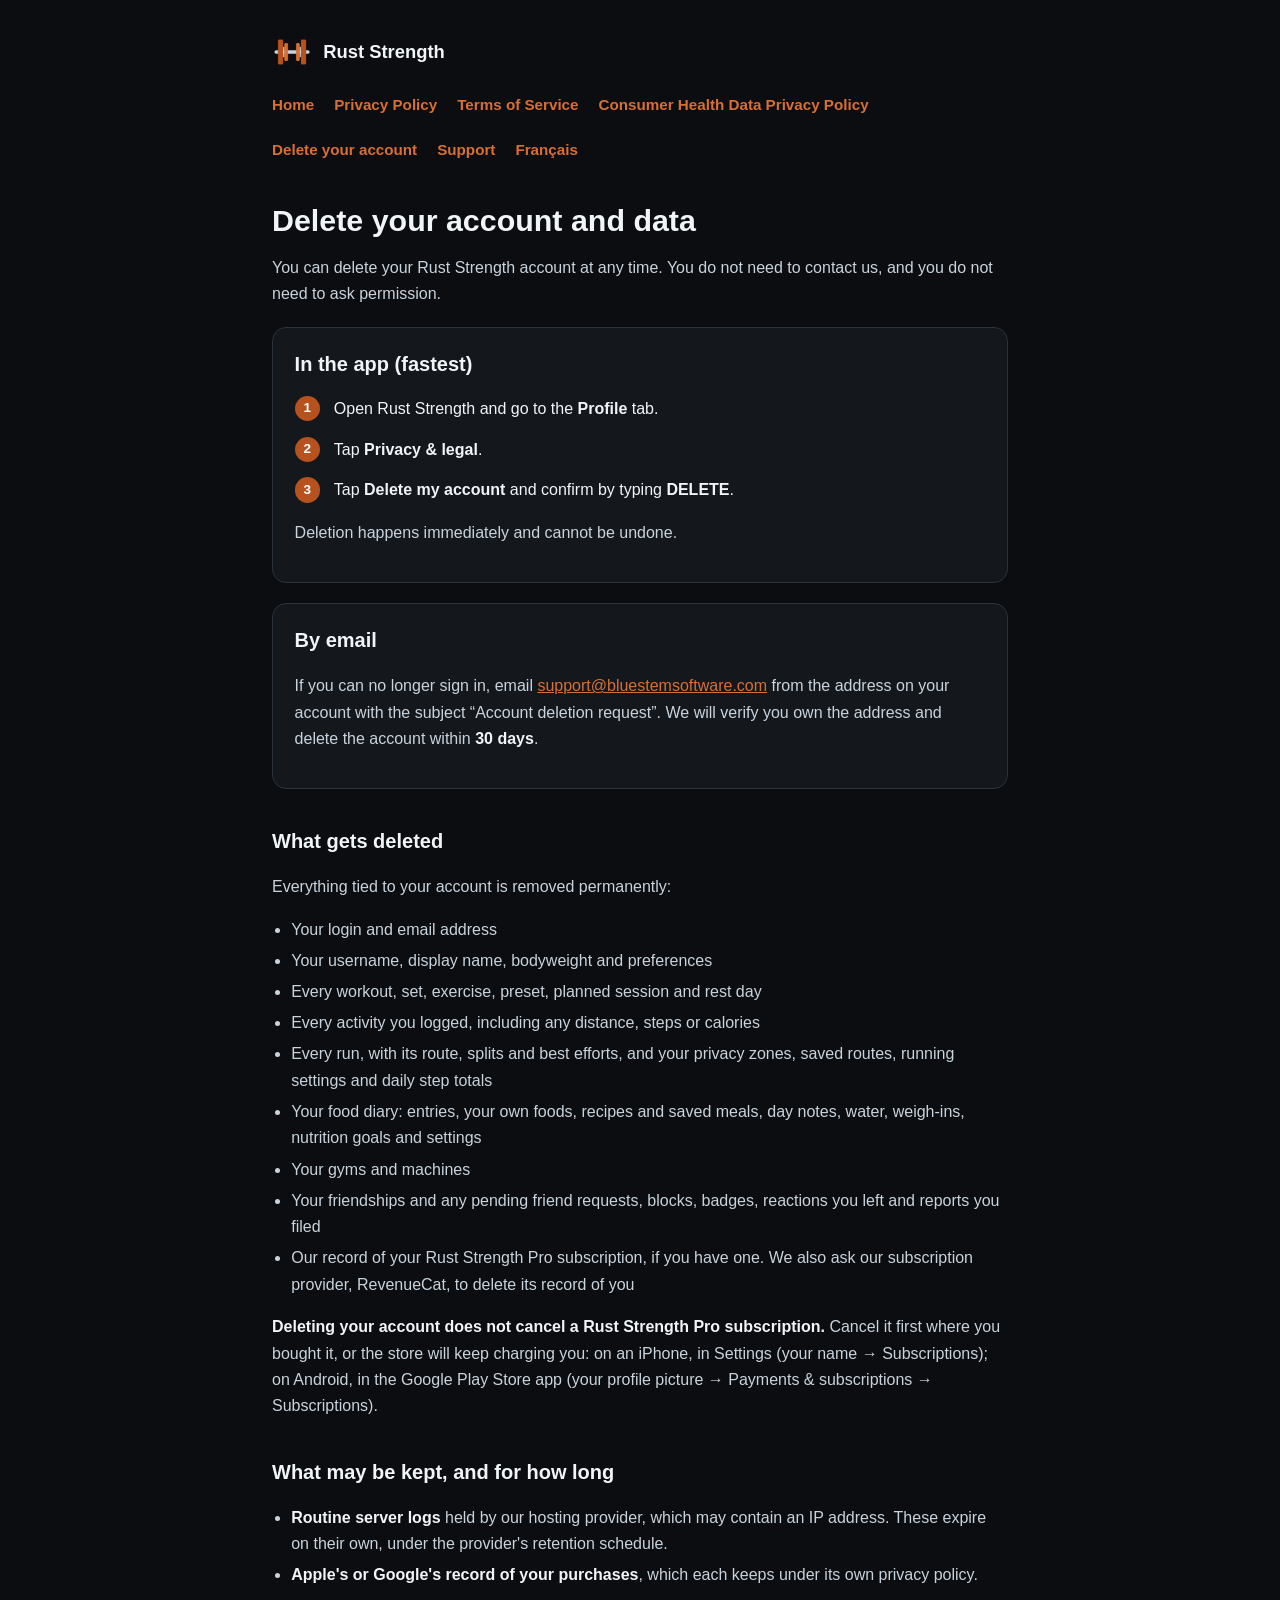
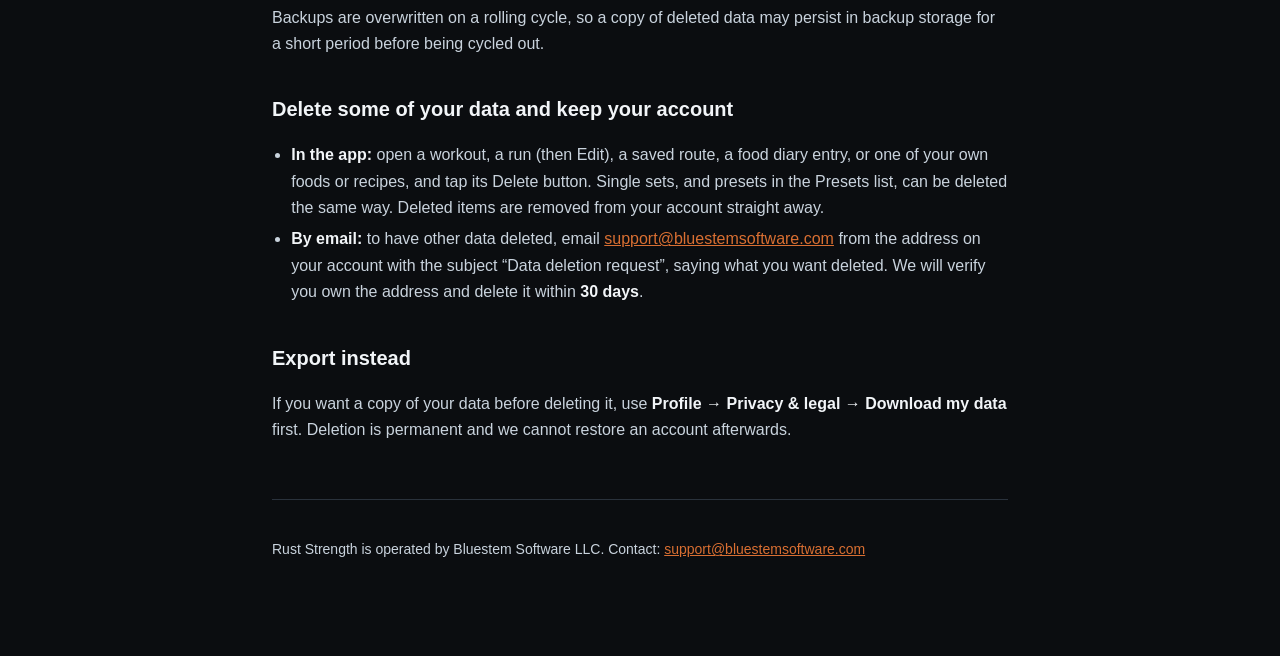
<file: rust-strength/delete-account.html>
<!doctype html>
<html lang="en">
<head>
<meta charset="utf-8">
<meta name="viewport" content="width=device-width, initial-scale=1">
<title>Delete your account · Rust Strength</title>
<meta name="description" content="How to delete your Rust Strength account and data.">
<link rel="icon" href="./icon.png">
<style>
:root { color-scheme: dark; }
* { box-sizing: border-box; }
body {
  margin: 0; padding: 2rem 1.25rem 5rem;
  background: #0B0D10; color: #F2F5F8;
  font: 16px/1.65 -apple-system, BlinkMacSystemFont, "Segoe UI", Roboto, sans-serif;
}
main { max-width: 46rem; margin: 0 auto; }
header { max-width: 46rem; margin: 0 auto 2.5rem; }
.brand { display: flex; align-items: center; gap: .7rem; text-decoration: none; color: inherit; }
.brand img { width: 40px; height: 40px; border-radius: 9px; }
.brand span { font-weight: 800; font-size: 1.15rem; }
nav { margin-top: 1.25rem; display: flex; flex-wrap: wrap; gap: 1.25rem; }
nav a { color: #D96F32; text-decoration: none; font-weight: 600; font-size: .95rem; }
nav a:hover { text-decoration: underline; }
h1 { font-size: 1.9rem; line-height: 1.2; margin: 0 0 1rem; }
h2 { font-size: 1.25rem; margin: 2.25rem 0 .6rem; }
h3 { font-size: 1.02rem; margin: 1.5rem 0 .4rem; color: #C7D2DC; }
p, li { color: #C9D3DD; }
ul { padding-left: 1.2rem; }
.table { overflow-x: auto; margin: 1rem 0; }
table { border-collapse: collapse; width: 100%; font-size: .92rem; }
th, td { border: 1px solid #2A323C; padding: .5rem .6rem; text-align: left; vertical-align: top; color: #C9D3DD; }
th { background: #14181D; color: #F2F5F8; }
li { margin: .3rem 0; }
code {
  background: #1C222A; padding: .12em .38em; border-radius: 4px;
  font-size: .9em; color: #E6ECF2;
}
a { color: #D96F32; }
strong { color: #F2F5F8; }
footer {
  max-width: 46rem; margin: 3.5rem auto 0; padding-top: 1.5rem;
  border-top: 1px solid #2A323C; color: #7E8B98; font-size: .875rem;
}
.card {
  background: #14181D; border: 1px solid #2A323C; border-radius: 14px;
  padding: 1.25rem 1.35rem; margin: 1.25rem 0;
}
.card h2 { margin-top: 0; }
.step { display: flex; gap: .85rem; margin: .9rem 0; }
.step .n {
  flex: 0 0 1.6rem; height: 1.6rem; border-radius: 50%;
  background: #B7521E; color: #fff; font-weight: 800; font-size: .85rem;
  display: flex; align-items: center; justify-content: center;
}
</style>
</head>
<body>
<header>
  <a class="brand" href="./index.html">
    <img src="./icon.png" alt="">
    <span>Rust Strength</span>
  </a>
  <nav>
    <a href="./index.html">Home</a>
    <a href="./privacy.html">Privacy Policy</a>
    <a href="./terms.html">Terms of Service</a>
    <a href="./health-data.html">Consumer Health Data Privacy Policy</a>
    <a href="./delete-account.html">Delete your account</a>
    <a href="./support.html">Support</a>
    <a href="./conditions.html" hreflang="fr" lang="fr">Français</a>
  </nav>
</header>
<main>
<h1>Delete your account and data</h1>
<p>You can delete your Rust Strength account at any time. You do
not need to contact us, and you do not need to ask permission.</p>

<div class="card">
  <h2>In the app (fastest)</h2>
  <div class="step"><div class="n">1</div><div>Open Rust Strength and go to the <strong>Profile</strong> tab.</div></div>
  <div class="step"><div class="n">2</div><div>Tap <strong>Privacy &amp; legal</strong>.</div></div>
  <div class="step"><div class="n">3</div><div>Tap <strong>Delete my account</strong> and confirm by typing <strong>DELETE</strong>.</div></div>
  <p>Deletion happens immediately and cannot be undone.</p>
</div>

<div class="card">
  <h2>By email</h2>
  <p>If you can no longer sign in, email
  <a href="mailto:support@bluestemsoftware.com?subject=Account%20deletion%20request">support@bluestemsoftware.com</a>
  from the address on your account with the subject
  &ldquo;Account deletion request&rdquo;. We will verify you own the address and
  delete the account within <strong>30 days</strong>.</p>
</div>

<h2>What gets deleted</h2>
<p>Everything tied to your account is removed permanently:</p>
<ul>
  <li>Your login and email address</li>
  <li>Your username, display name, bodyweight and preferences</li>
  <li>Every workout, set, exercise, preset, planned session and rest day</li>
  <li>Every activity you logged, including any distance, steps or calories</li>
  <li>Every run, with its route, splits and best efforts, and your privacy
  zones, saved routes, running settings and daily step totals</li>
  <li>Your food diary: entries, your own foods, recipes and saved meals, day
  notes, water, weigh-ins, nutrition goals and settings</li>
  <li>Your gyms and machines</li>
  <li>Your friendships and any pending friend requests, blocks, badges,
  reactions you left and reports you filed</li>
  <li>Our record of your Rust Strength Pro subscription, if you
  have one. We also ask our subscription provider, RevenueCat, to delete its
  record of you</li>
</ul>

<p><strong>Deleting your account does not cancel a Rust Strength
Pro subscription.</strong> Cancel it first where you bought it, or the store
will keep charging you: on an iPhone, in Settings (your name &rarr;
Subscriptions); on Android, in the Google Play Store app (your profile picture
&rarr; Payments &amp; subscriptions &rarr; Subscriptions).</p>

<h2>What may be kept, and for how long</h2>
<ul>
  <li><strong>Routine server logs</strong> held by our hosting provider, which
  may contain an IP address. These expire on their own, under the provider's
  retention schedule.</li>
  <li><strong>Apple's or Google's record of your purchases</strong>, which each
  keeps under its own privacy policy.</li>
</ul>
<p>Backups are overwritten on a rolling cycle, so a copy of deleted data may
persist in backup storage for a short period before being cycled out.</p>

<h2>Delete some of your data and keep your account</h2>
<ul>
  <li><strong>In the app:</strong> open a workout, a run (then Edit), a saved
  route, a food diary entry, or one of your own foods or recipes, and tap its
  Delete button. Single sets, and presets in the Presets list, can be deleted
  the same way. Deleted items are removed from your account straight away.</li>
  <li><strong>By email:</strong> to have other data deleted, email
  <a href="mailto:support@bluestemsoftware.com?subject=Data%20deletion%20request">support@bluestemsoftware.com</a>
  from the address on your account with the subject &ldquo;Data deletion
  request&rdquo;, saying what you want deleted. We will verify you own the
  address and delete it within <strong>30 days</strong>.</li>
</ul>

<h2>Export instead</h2>
<p>If you want a copy of your data before deleting it, use
<strong>Profile → Privacy &amp; legal → Download my data</strong> first. Deletion
is permanent and we cannot restore an account afterwards.</p>
</main>
<footer>
  <p>Rust Strength is operated by Bluestem Software LLC.
  Contact: <a href="mailto:support@bluestemsoftware.com">support@bluestemsoftware.com</a></p>
</footer>
</body>
</html>
</file>
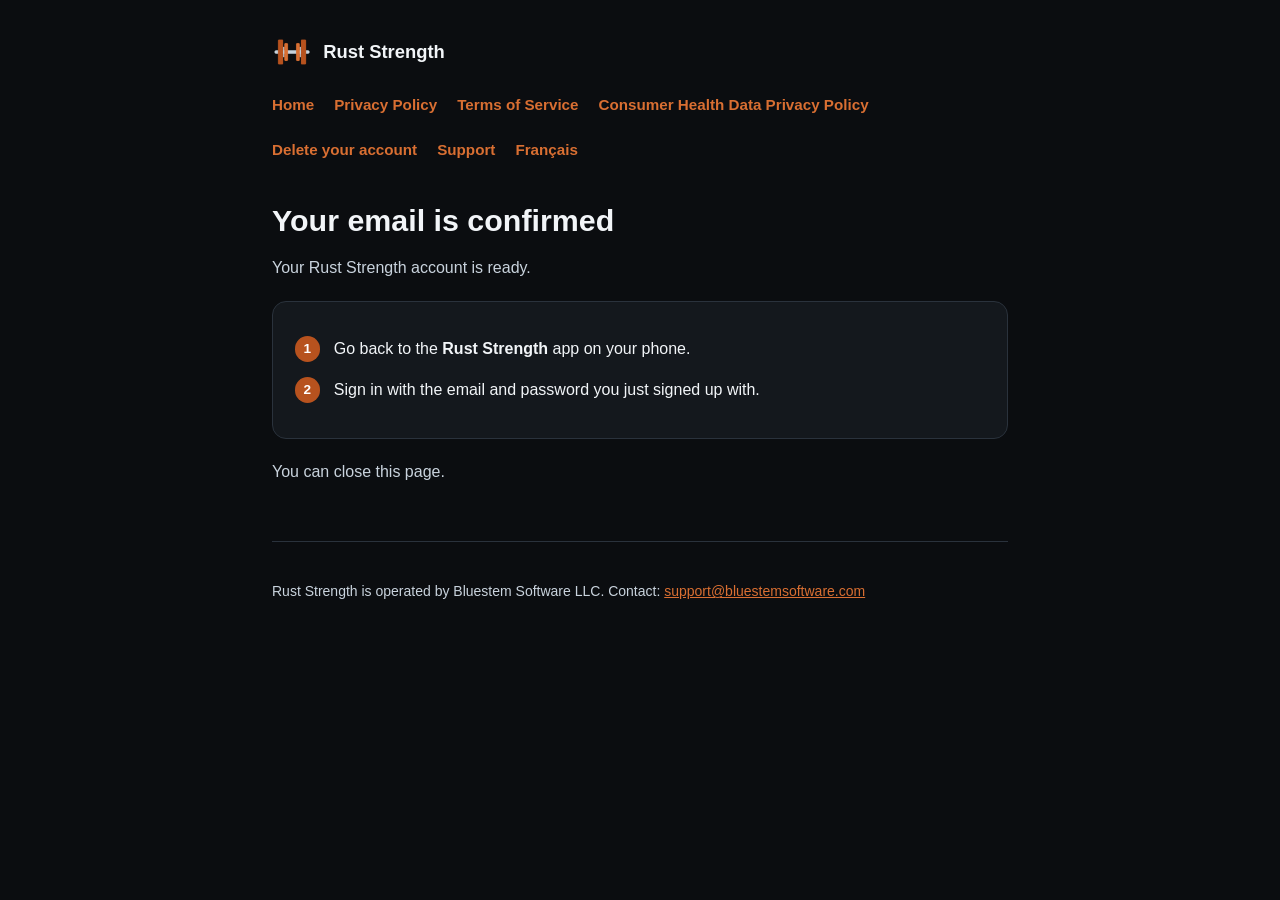
<file: rust-strength/email-confirmed.html>
<!doctype html>
<html lang="en">
<head>
<meta charset="utf-8">
<meta name="viewport" content="width=device-width, initial-scale=1">
<title>Email confirmed · Rust Strength</title>
<meta name="description" content="Your Rust Strength email address is confirmed.">
<link rel="icon" href="./icon.png">
<style>
:root { color-scheme: dark; }
* { box-sizing: border-box; }
body {
  margin: 0; padding: 2rem 1.25rem 5rem;
  background: #0B0D10; color: #F2F5F8;
  font: 16px/1.65 -apple-system, BlinkMacSystemFont, "Segoe UI", Roboto, sans-serif;
}
main { max-width: 46rem; margin: 0 auto; }
header { max-width: 46rem; margin: 0 auto 2.5rem; }
.brand { display: flex; align-items: center; gap: .7rem; text-decoration: none; color: inherit; }
.brand img { width: 40px; height: 40px; border-radius: 9px; }
.brand span { font-weight: 800; font-size: 1.15rem; }
nav { margin-top: 1.25rem; display: flex; flex-wrap: wrap; gap: 1.25rem; }
nav a { color: #D96F32; text-decoration: none; font-weight: 600; font-size: .95rem; }
nav a:hover { text-decoration: underline; }
h1 { font-size: 1.9rem; line-height: 1.2; margin: 0 0 1rem; }
h2 { font-size: 1.25rem; margin: 2.25rem 0 .6rem; }
h3 { font-size: 1.02rem; margin: 1.5rem 0 .4rem; color: #C7D2DC; }
p, li { color: #C9D3DD; }
ul { padding-left: 1.2rem; }
.table { overflow-x: auto; margin: 1rem 0; }
table { border-collapse: collapse; width: 100%; font-size: .92rem; }
th, td { border: 1px solid #2A323C; padding: .5rem .6rem; text-align: left; vertical-align: top; color: #C9D3DD; }
th { background: #14181D; color: #F2F5F8; }
li { margin: .3rem 0; }
code {
  background: #1C222A; padding: .12em .38em; border-radius: 4px;
  font-size: .9em; color: #E6ECF2;
}
a { color: #D96F32; }
strong { color: #F2F5F8; }
footer {
  max-width: 46rem; margin: 3.5rem auto 0; padding-top: 1.5rem;
  border-top: 1px solid #2A323C; color: #7E8B98; font-size: .875rem;
}
.card {
  background: #14181D; border: 1px solid #2A323C; border-radius: 14px;
  padding: 1.25rem 1.35rem; margin: 1.25rem 0;
}
.card h2 { margin-top: 0; }
.step { display: flex; gap: .85rem; margin: .9rem 0; }
.step .n {
  flex: 0 0 1.6rem; height: 1.6rem; border-radius: 50%;
  background: #B7521E; color: #fff; font-weight: 800; font-size: .85rem;
  display: flex; align-items: center; justify-content: center;
}
</style>
</head>
<body>
<header>
  <a class="brand" href="./index.html">
    <img src="./icon.png" alt="">
    <span>Rust Strength</span>
  </a>
  <nav>
    <a href="./index.html">Home</a>
    <a href="./privacy.html">Privacy Policy</a>
    <a href="./terms.html">Terms of Service</a>
    <a href="./health-data.html">Consumer Health Data Privacy Policy</a>
    <a href="./delete-account.html">Delete your account</a>
    <a href="./support.html">Support</a>
    <a href="./conditions.html" hreflang="fr" lang="fr">Français</a>
  </nav>
</header>
<main>
<div id="confirmed">
<h1>Your email is confirmed</h1>
<p>Your Rust Strength account is ready.</p>
<div class="card">
  <div class="step"><div class="n">1</div><div>Go back to the <strong>Rust Strength</strong> app on your phone.</div></div>
  <div class="step"><div class="n">2</div><div>Sign in with the email and password you just signed up with.</div></div>
</div>
<p>You can close this page.</p>
</div>

<div id="failed" hidden>
<h1>This link has expired or was already used</h1>
<p>Confirmation links work once and expire after a while.</p>
<div class="card">
  <div class="step"><div class="n">1</div><div>Open the <strong>Rust Strength</strong> app and try to sign in.</div></div>
  <div class="step"><div class="n">2</div><div>If your email is already confirmed, you are in. If not, tap <strong>Resend confirmation email</strong> and use the newest email.</div></div>
</div>
<p>Still stuck? Email <a href="mailto:support@bluestemsoftware.com">support@bluestemsoftware.com</a>.</p>
</div>

<script>
(function () {
  var params = new URLSearchParams(
    (location.hash || '').replace(/^#/, '') + '&' + (location.search || '').replace(/^\?/, '')
  );
  if (params.get('error') || params.get('error_code')) {
    document.getElementById('confirmed').hidden = true;
    document.getElementById('failed').hidden = false;
  }
  if (location.hash || location.search) {
    history.replaceState(null, '', location.pathname);
  }
})();
</script>
</main>
<footer>
  <p>Rust Strength is operated by Bluestem Software LLC.
  Contact: <a href="mailto:support@bluestemsoftware.com">support@bluestemsoftware.com</a></p>
</footer>
</body>
</html>
</file>
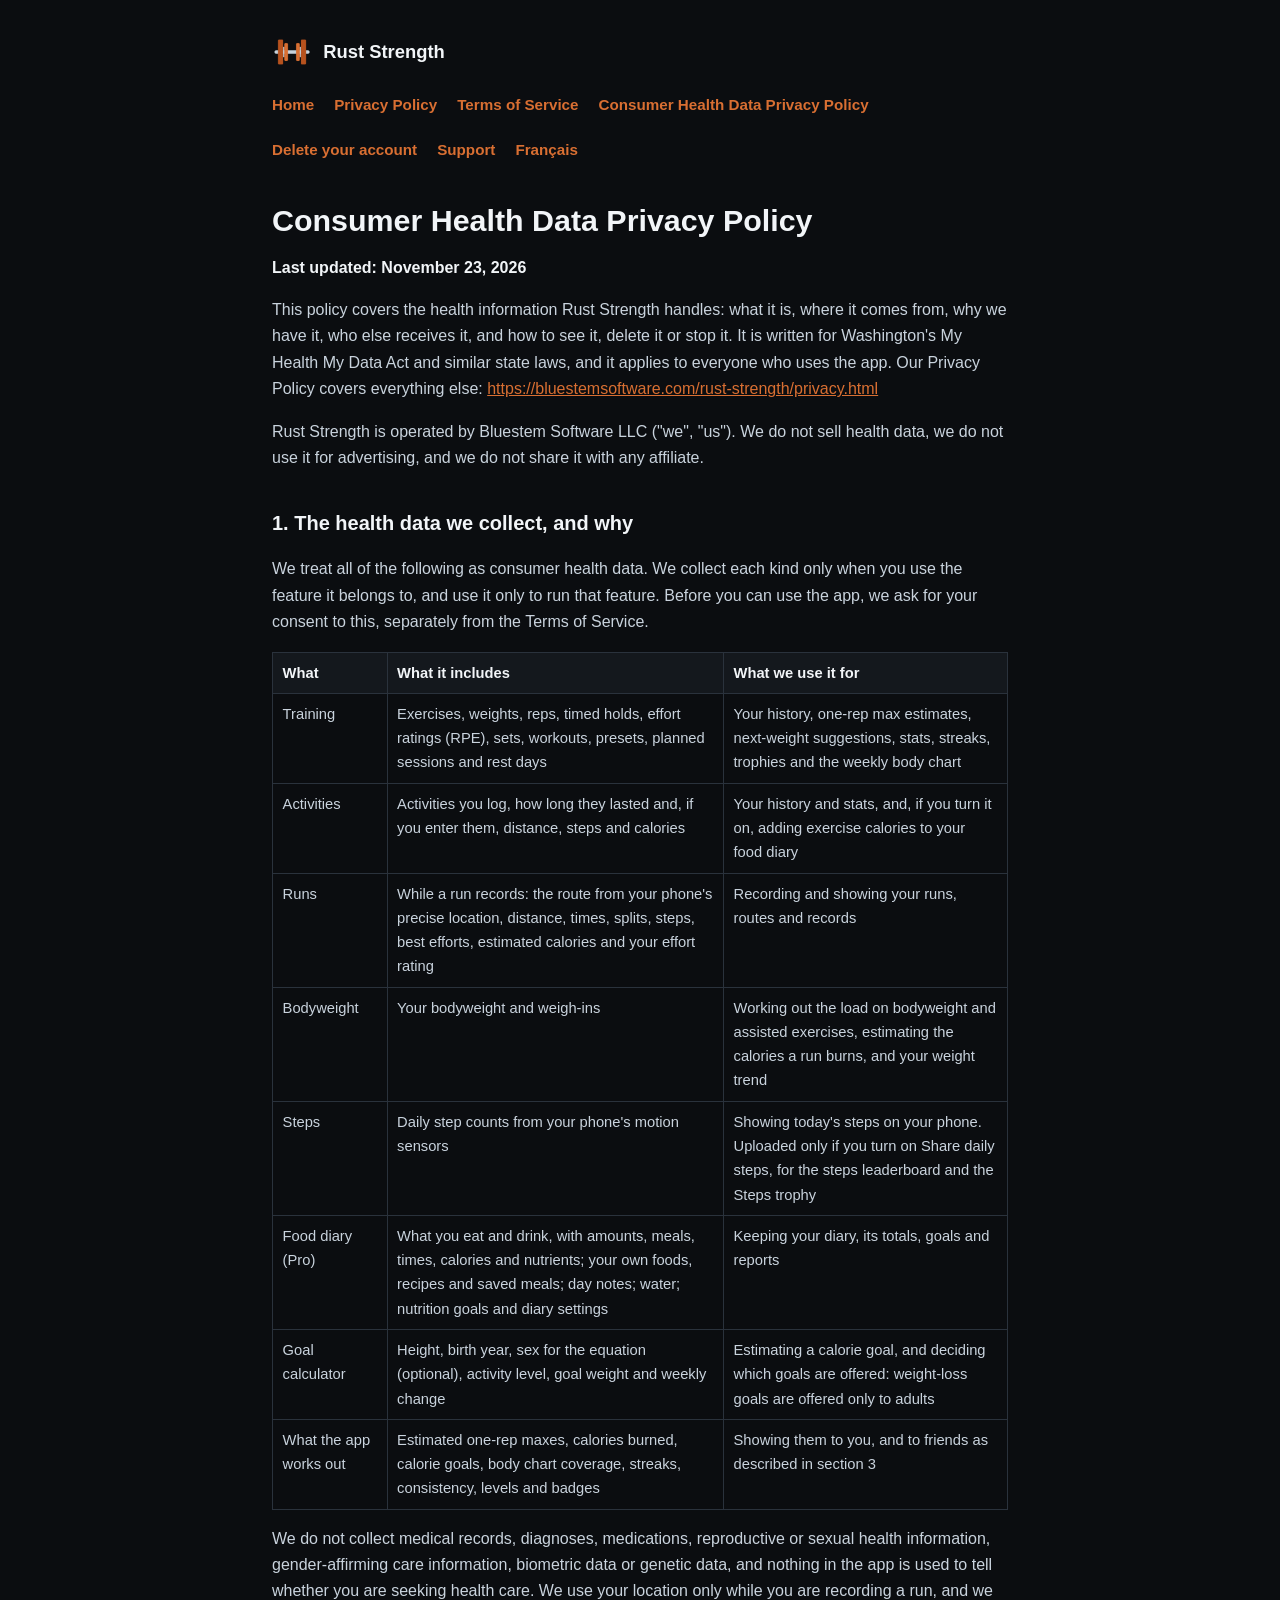
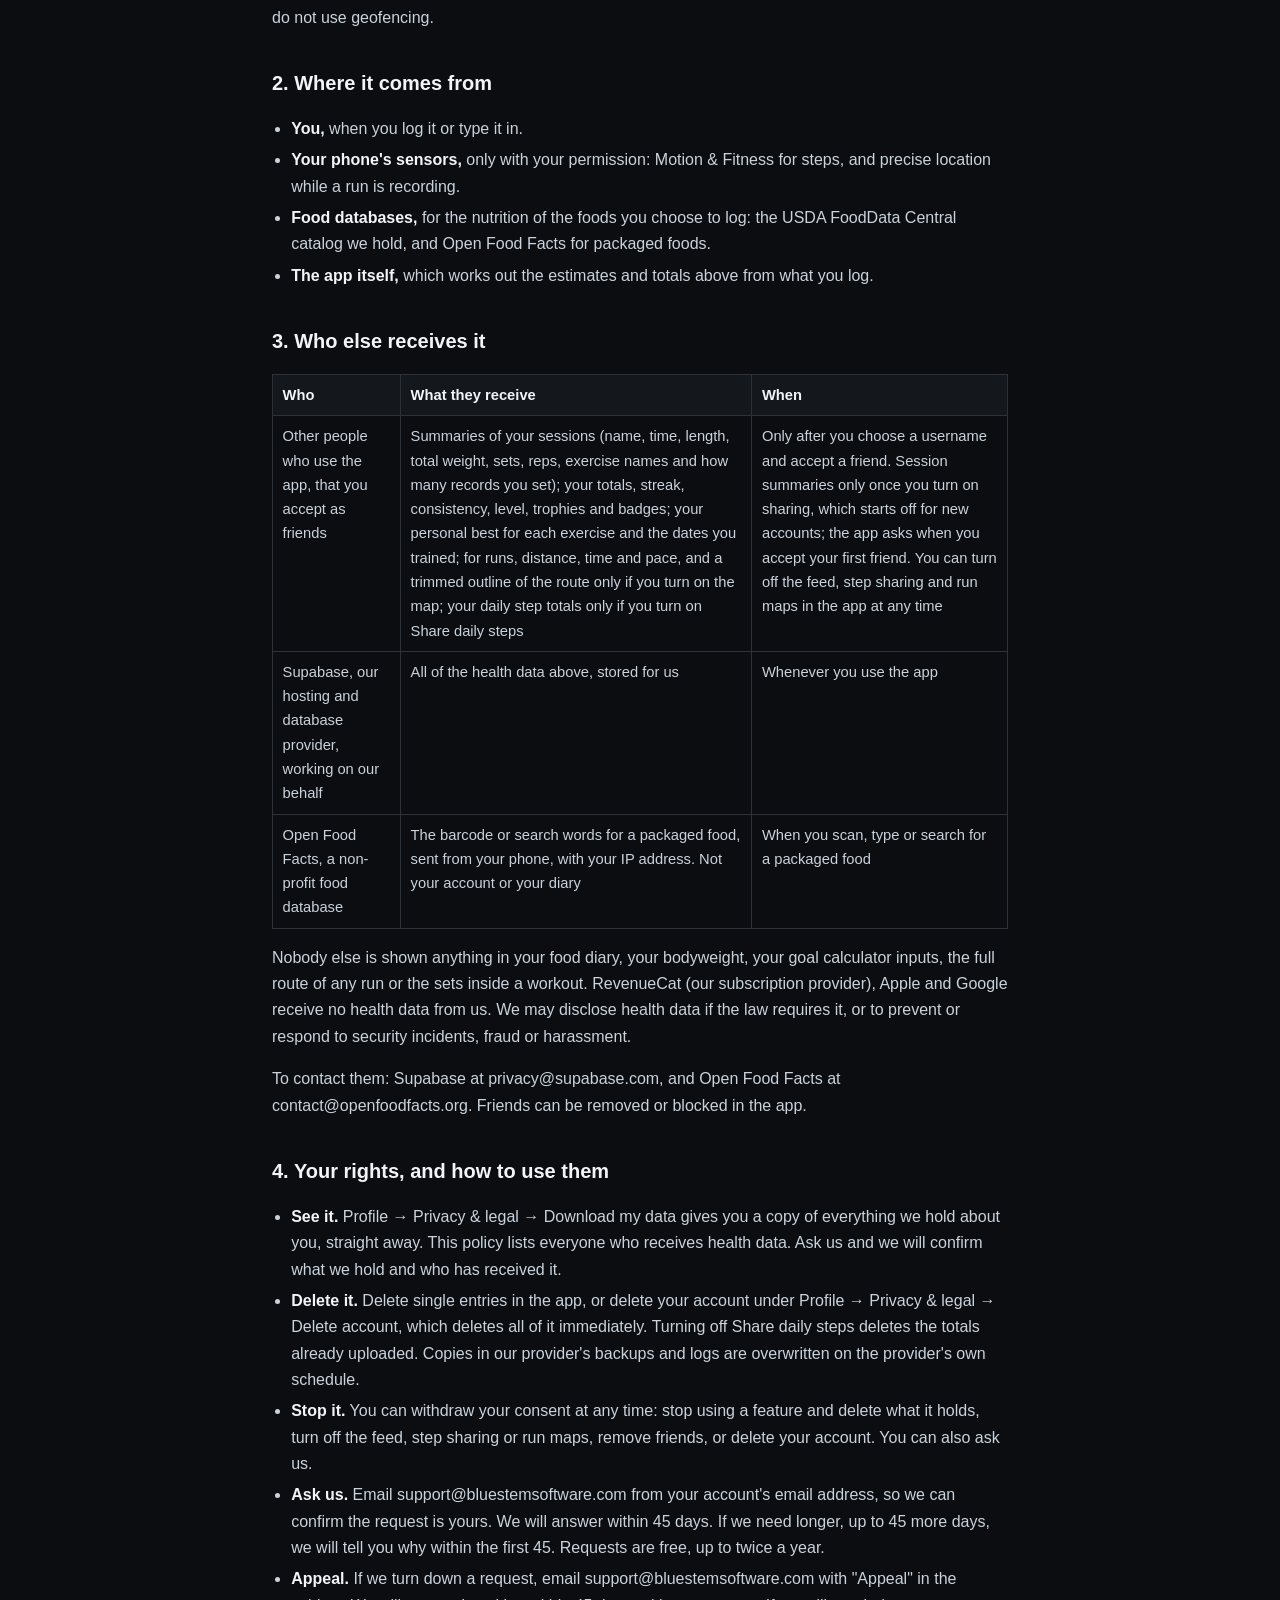
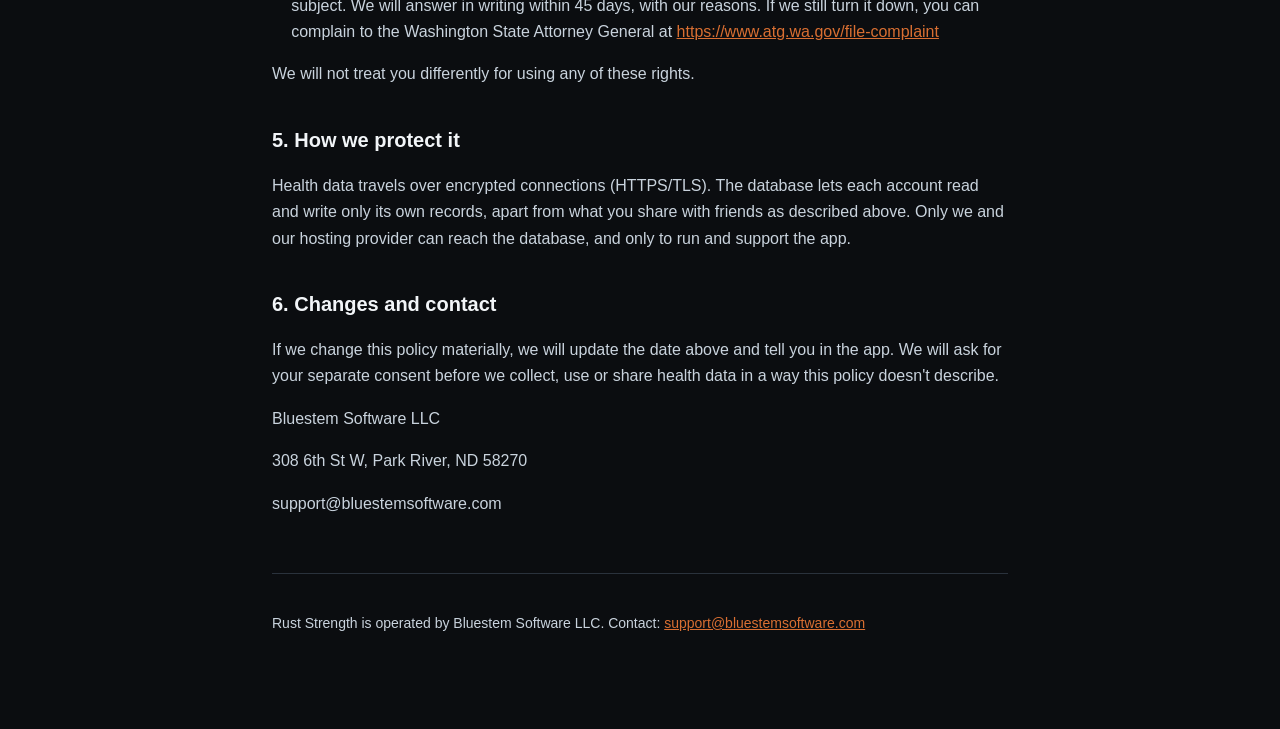
<file: rust-strength/health-data.html>
<!doctype html>
<html lang="en">
<head>
<meta charset="utf-8">
<meta name="viewport" content="width=device-width, initial-scale=1">
<title>Consumer Health Data Privacy Policy · Rust Strength</title>
<meta name="description" content="The health data Rust Strength handles, who receives it, and your rights.">
<link rel="icon" href="./icon.png">
<style>
:root { color-scheme: dark; }
* { box-sizing: border-box; }
body {
  margin: 0; padding: 2rem 1.25rem 5rem;
  background: #0B0D10; color: #F2F5F8;
  font: 16px/1.65 -apple-system, BlinkMacSystemFont, "Segoe UI", Roboto, sans-serif;
}
main { max-width: 46rem; margin: 0 auto; }
header { max-width: 46rem; margin: 0 auto 2.5rem; }
.brand { display: flex; align-items: center; gap: .7rem; text-decoration: none; color: inherit; }
.brand img { width: 40px; height: 40px; border-radius: 9px; }
.brand span { font-weight: 800; font-size: 1.15rem; }
nav { margin-top: 1.25rem; display: flex; flex-wrap: wrap; gap: 1.25rem; }
nav a { color: #D96F32; text-decoration: none; font-weight: 600; font-size: .95rem; }
nav a:hover { text-decoration: underline; }
h1 { font-size: 1.9rem; line-height: 1.2; margin: 0 0 1rem; }
h2 { font-size: 1.25rem; margin: 2.25rem 0 .6rem; }
h3 { font-size: 1.02rem; margin: 1.5rem 0 .4rem; color: #C7D2DC; }
p, li { color: #C9D3DD; }
ul { padding-left: 1.2rem; }
.table { overflow-x: auto; margin: 1rem 0; }
table { border-collapse: collapse; width: 100%; font-size: .92rem; }
th, td { border: 1px solid #2A323C; padding: .5rem .6rem; text-align: left; vertical-align: top; color: #C9D3DD; }
th { background: #14181D; color: #F2F5F8; }
li { margin: .3rem 0; }
code {
  background: #1C222A; padding: .12em .38em; border-radius: 4px;
  font-size: .9em; color: #E6ECF2;
}
a { color: #D96F32; }
strong { color: #F2F5F8; }
footer {
  max-width: 46rem; margin: 3.5rem auto 0; padding-top: 1.5rem;
  border-top: 1px solid #2A323C; color: #7E8B98; font-size: .875rem;
}
.card {
  background: #14181D; border: 1px solid #2A323C; border-radius: 14px;
  padding: 1.25rem 1.35rem; margin: 1.25rem 0;
}
.card h2 { margin-top: 0; }
.step { display: flex; gap: .85rem; margin: .9rem 0; }
.step .n {
  flex: 0 0 1.6rem; height: 1.6rem; border-radius: 50%;
  background: #B7521E; color: #fff; font-weight: 800; font-size: .85rem;
  display: flex; align-items: center; justify-content: center;
}
</style>
</head>
<body>
<header>
  <a class="brand" href="./index.html">
    <img src="./icon.png" alt="">
    <span>Rust Strength</span>
  </a>
  <nav>
    <a href="./index.html">Home</a>
    <a href="./privacy.html">Privacy Policy</a>
    <a href="./terms.html">Terms of Service</a>
    <a href="./health-data.html">Consumer Health Data Privacy Policy</a>
    <a href="./delete-account.html">Delete your account</a>
    <a href="./support.html">Support</a>
    <a href="./conditions.html" hreflang="fr" lang="fr">Français</a>
  </nav>
</header>
<main>
<h1>Consumer Health Data Privacy Policy</h1>
<p><strong>Last updated: November 23, 2026</strong></p>
<p>This policy covers the health information Rust Strength handles: what it is, where it comes from, why we have it, who else receives it, and how to see it, delete it or stop it. It is written for Washington's My Health My Data Act and similar state laws, and it applies to everyone who uses the app. Our Privacy Policy covers everything else: <a href="https://bluestemsoftware.com/rust-strength/privacy.html">https://bluestemsoftware.com/rust-strength/privacy.html</a></p>
<p>Rust Strength is operated by Bluestem Software LLC ("we", "us"). We do not sell health data, we do not use it for advertising, and we do not share it with any affiliate.</p>
<h2>1. The health data we collect, and why</h2>
<p>We treat all of the following as consumer health data. We collect each kind only when you use the feature it belongs to, and use it only to run that feature. Before you can use the app, we ask for your consent to this, separately from the Terms of Service.</p>
<div class="table"><table>
<thead><tr><th>What</th><th>What it includes</th><th>What we use it for</th></tr></thead>
<tbody>
<tr><td>Training</td><td>Exercises, weights, reps, timed holds, effort ratings (RPE), sets, workouts, presets, planned sessions and rest days</td><td>Your history, one-rep max estimates, next-weight suggestions, stats, streaks, trophies and the weekly body chart</td></tr>
<tr><td>Activities</td><td>Activities you log, how long they lasted and, if you enter them, distance, steps and calories</td><td>Your history and stats, and, if you turn it on, adding exercise calories to your food diary</td></tr>
<tr><td>Runs</td><td>While a run records: the route from your phone's precise location, distance, times, splits, steps, best efforts, estimated calories and your effort rating</td><td>Recording and showing your runs, routes and records</td></tr>
<tr><td>Bodyweight</td><td>Your bodyweight and weigh-ins</td><td>Working out the load on bodyweight and assisted exercises, estimating the calories a run burns, and your weight trend</td></tr>
<tr><td>Steps</td><td>Daily step counts from your phone's motion sensors</td><td>Showing today's steps on your phone. Uploaded only if you turn on Share daily steps, for the steps leaderboard and the Steps trophy</td></tr>
<tr><td>Food diary (Pro)</td><td>What you eat and drink, with amounts, meals, times, calories and nutrients; your own foods, recipes and saved meals; day notes; water; nutrition goals and diary settings</td><td>Keeping your diary, its totals, goals and reports</td></tr>
<tr><td>Goal calculator</td><td>Height, birth year, sex for the equation (optional), activity level, goal weight and weekly change</td><td>Estimating a calorie goal, and deciding which goals are offered: weight-loss goals are offered only to adults</td></tr>
<tr><td>What the app works out</td><td>Estimated one-rep maxes, calories burned, calorie goals, body chart coverage, streaks, consistency, levels and badges</td><td>Showing them to you, and to friends as described in section 3</td></tr>
</tbody></table></div>
<p>We do not collect medical records, diagnoses, medications, reproductive or sexual health information, gender-affirming care information, biometric data or genetic data, and nothing in the app is used to tell whether you are seeking health care. We use your location only while you are recording a run, and we do not use geofencing.</p>
<h2>2. Where it comes from</h2>
<ul>
<li><strong>You,</strong> when you log it or type it in.</li>
<li><strong>Your phone's sensors,</strong> only with your permission: Motion &amp; Fitness for steps, and precise location while a run is recording.</li>
<li><strong>Food databases,</strong> for the nutrition of the foods you choose to log: the USDA FoodData Central catalog we hold, and Open Food Facts for packaged foods.</li>
<li><strong>The app itself,</strong> which works out the estimates and totals above from what you log.</li>
</ul>
<h2>3. Who else receives it</h2>
<div class="table"><table>
<thead><tr><th>Who</th><th>What they receive</th><th>When</th></tr></thead>
<tbody>
<tr><td>Other people who use the app, that you accept as friends</td><td>Summaries of your sessions (name, time, length, total weight, sets, reps, exercise names and how many records you set); your totals, streak, consistency, level, trophies and badges; your personal best for each exercise and the dates you trained; for runs, distance, time and pace, and a trimmed outline of the route only if you turn on the map; your daily step totals only if you turn on Share daily steps</td><td>Only after you choose a username and accept a friend. Session summaries only once you turn on sharing, which starts off for new accounts; the app asks when you accept your first friend. You can turn off the feed, step sharing and run maps in the app at any time</td></tr>
<tr><td>Supabase, our hosting and database provider, working on our behalf</td><td>All of the health data above, stored for us</td><td>Whenever you use the app</td></tr>
<tr><td>Open Food Facts, a non-profit food database</td><td>The barcode or search words for a packaged food, sent from your phone, with your IP address. Not your account or your diary</td><td>When you scan, type or search for a packaged food</td></tr>
</tbody></table></div>
<p>Nobody else is shown anything in your food diary, your bodyweight, your goal calculator inputs, the full route of any run or the sets inside a workout. RevenueCat (our subscription provider), Apple and Google receive no health data from us. We may disclose health data if the law requires it, or to prevent or respond to security incidents, fraud or harassment.</p>
<p>To contact them: Supabase at privacy@supabase.com, and Open Food Facts at contact@openfoodfacts.org. Friends can be removed or blocked in the app.</p>
<h2>4. Your rights, and how to use them</h2>
<ul>
<li><strong>See it.</strong> Profile → Privacy &amp; legal → Download my data gives you a copy of everything we hold about you, straight away. This policy lists everyone who receives health data. Ask us and we will confirm what we hold and who has received it.</li>
<li><strong>Delete it.</strong> Delete single entries in the app, or delete your account under Profile → Privacy &amp; legal → Delete account, which deletes all of it immediately. Turning off Share daily steps deletes the totals already uploaded. Copies in our provider's backups and logs are overwritten on the provider's own schedule.</li>
<li><strong>Stop it.</strong> You can withdraw your consent at any time: stop using a feature and delete what it holds, turn off the feed, step sharing or run maps, remove friends, or delete your account. You can also ask us.</li>
<li><strong>Ask us.</strong> Email support@bluestemsoftware.com from your account's email address, so we can confirm the request is yours. We will answer within 45 days. If we need longer, up to 45 more days, we will tell you why within the first 45. Requests are free, up to twice a year.</li>
<li><strong>Appeal.</strong> If we turn down a request, email support@bluestemsoftware.com with "Appeal" in the subject. We will answer in writing within 45 days, with our reasons. If we still turn it down, you can complain to the Washington State Attorney General at <a href="https://www.atg.wa.gov/file-complaint">https://www.atg.wa.gov/file-complaint</a></li>
</ul>
<p>We will not treat you differently for using any of these rights.</p>
<h2>5. How we protect it</h2>
<p>Health data travels over encrypted connections (HTTPS/TLS). The database lets each account read and write only its own records, apart from what you share with friends as described above. Only we and our hosting provider can reach the database, and only to run and support the app.</p>
<h2>6. Changes and contact</h2>
<p>If we change this policy materially, we will update the date above and tell you in the app. We will ask for your separate consent before we collect, use or share health data in a way this policy doesn't describe.</p>
<p>Bluestem Software LLC</p>
<p>308 6th St W, Park River, ND 58270</p>
<p>support@bluestemsoftware.com</p>
</main>
<footer>
  <p>Rust Strength is operated by Bluestem Software LLC.
  Contact: <a href="mailto:support@bluestemsoftware.com">support@bluestemsoftware.com</a></p>
</footer>
</body>
</html>
</file>
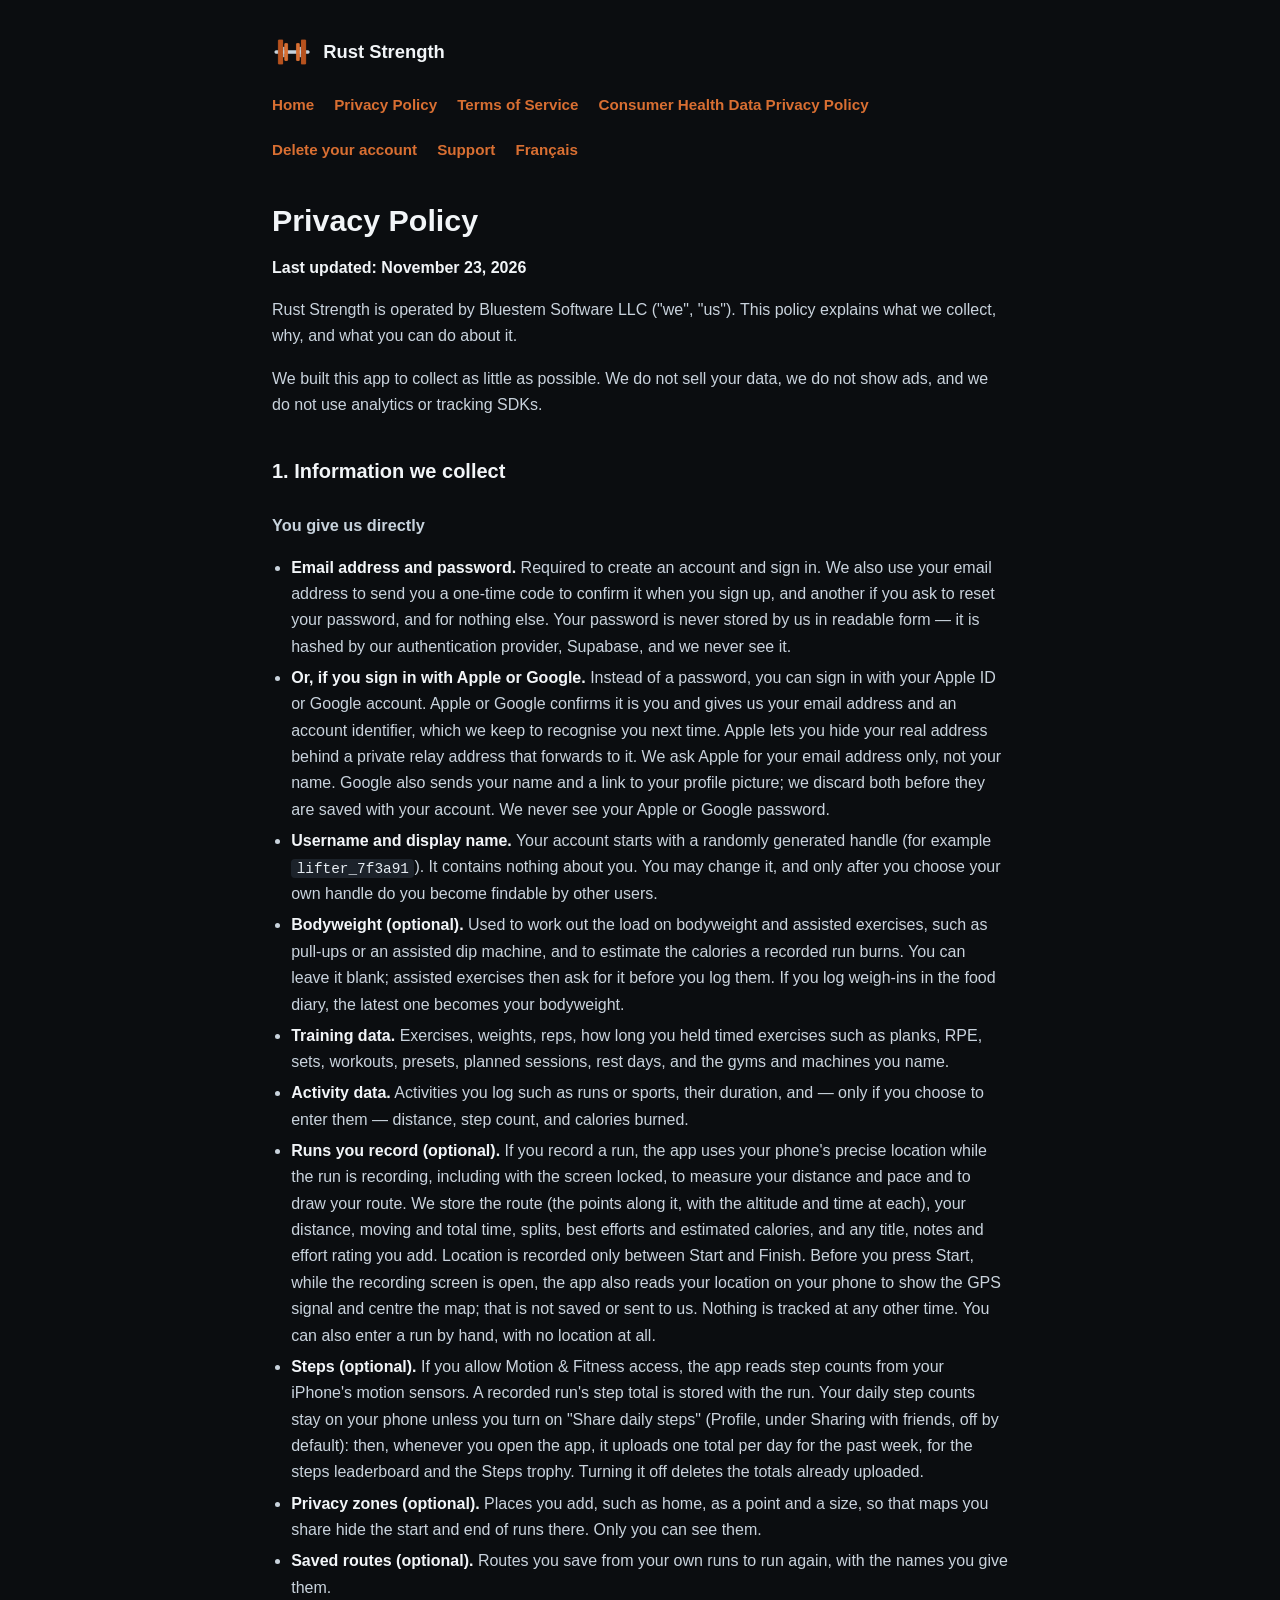
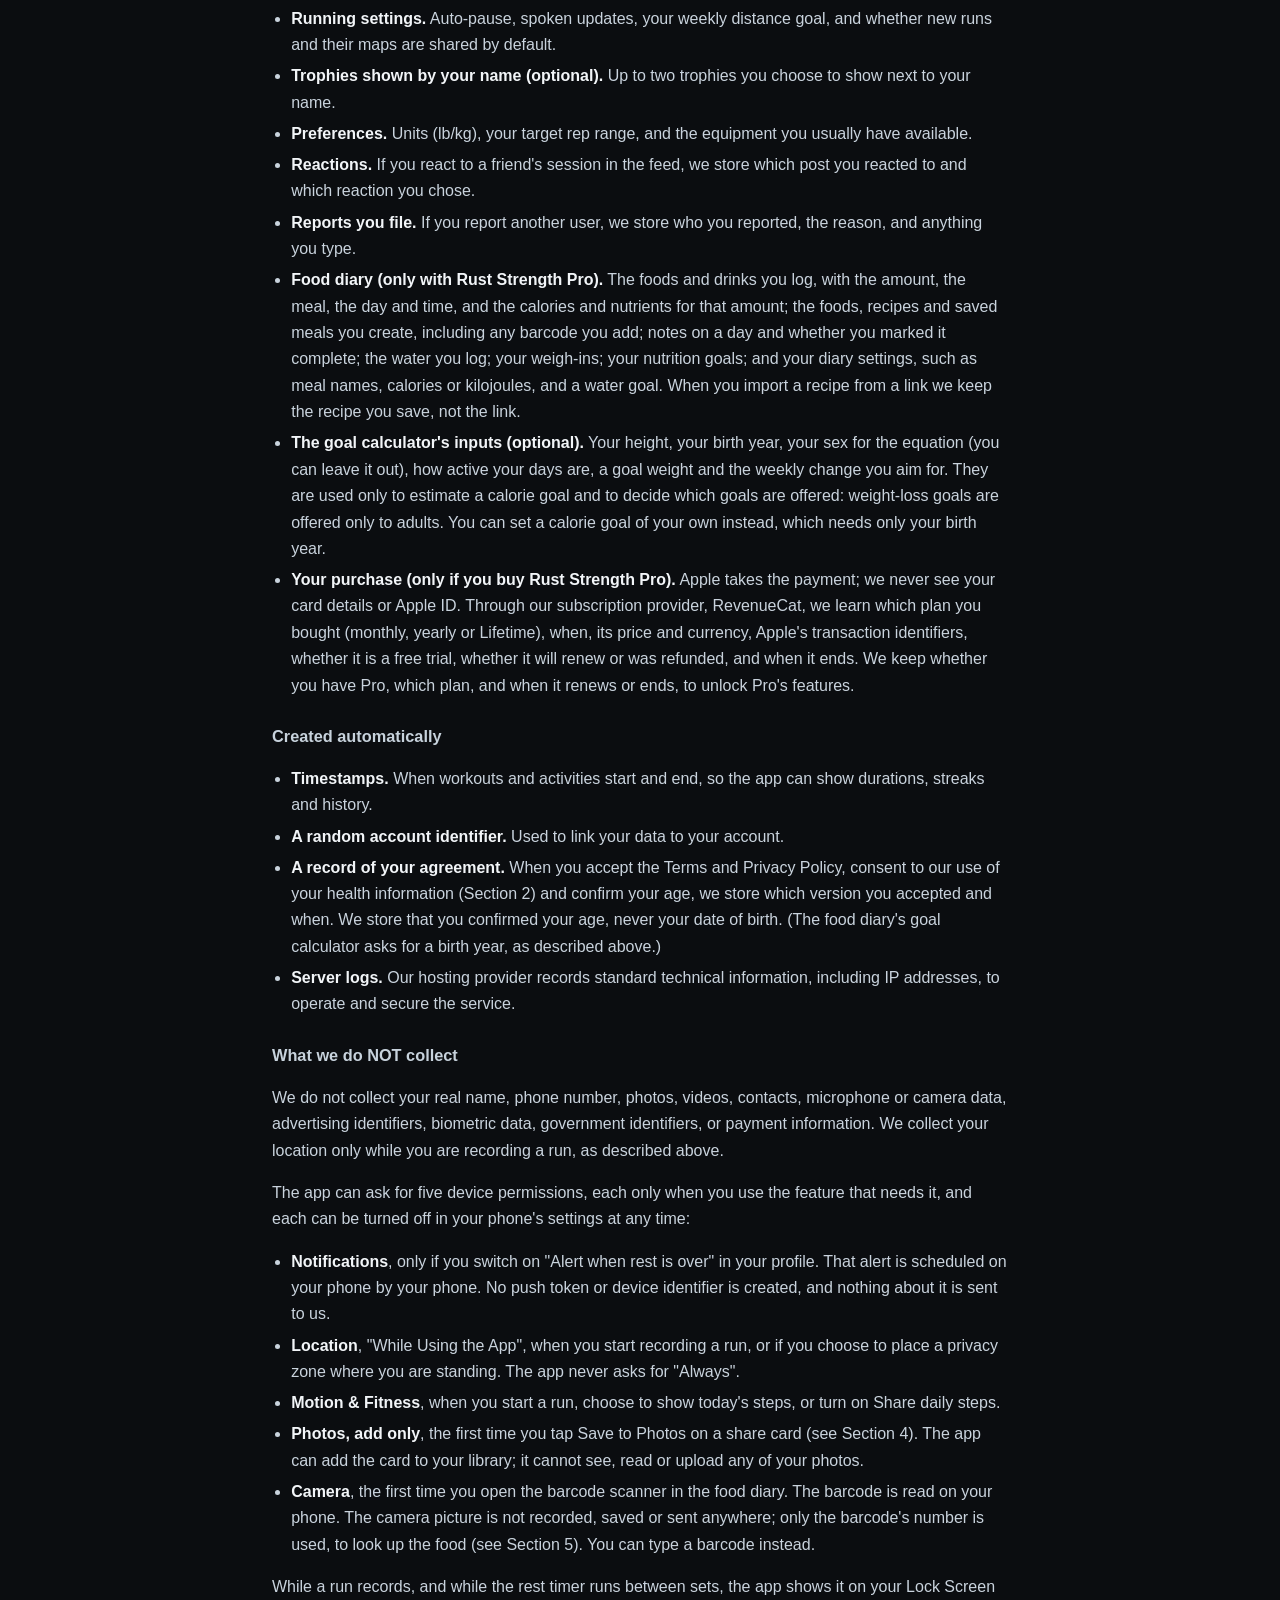
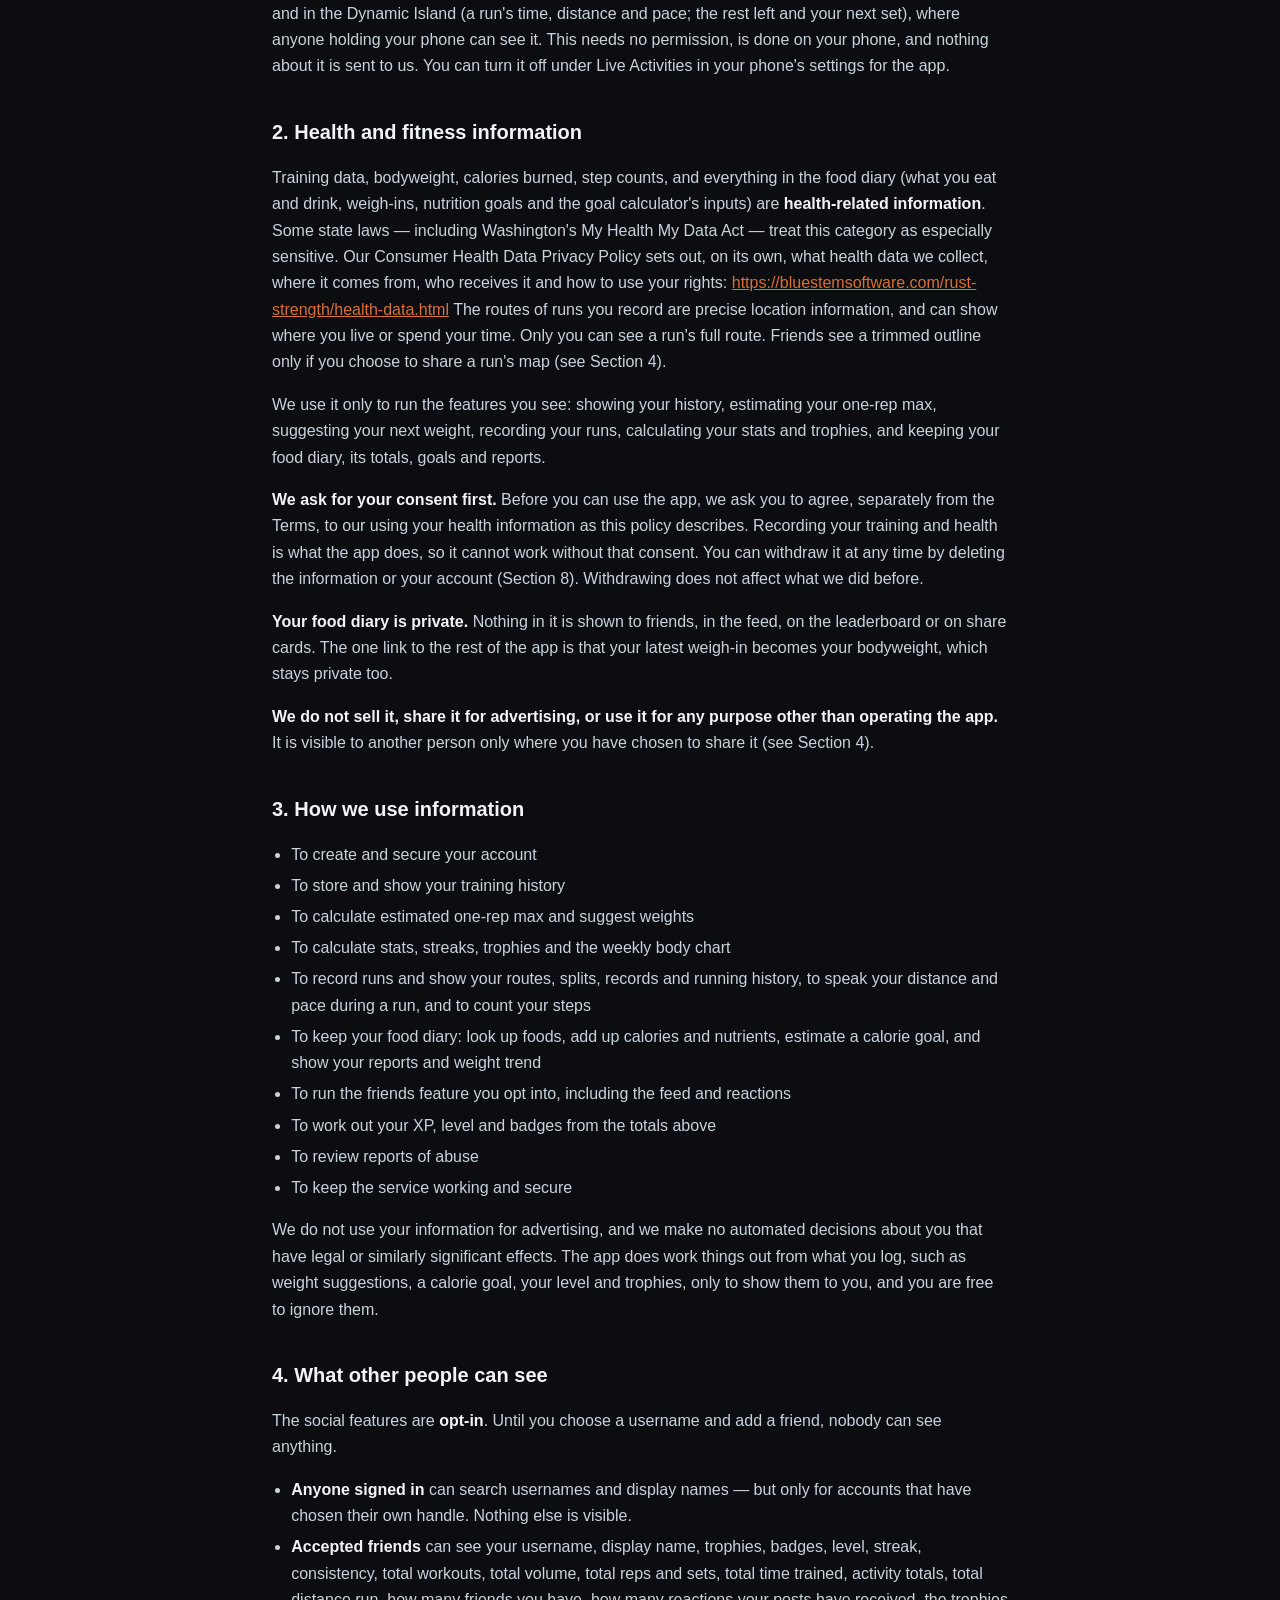
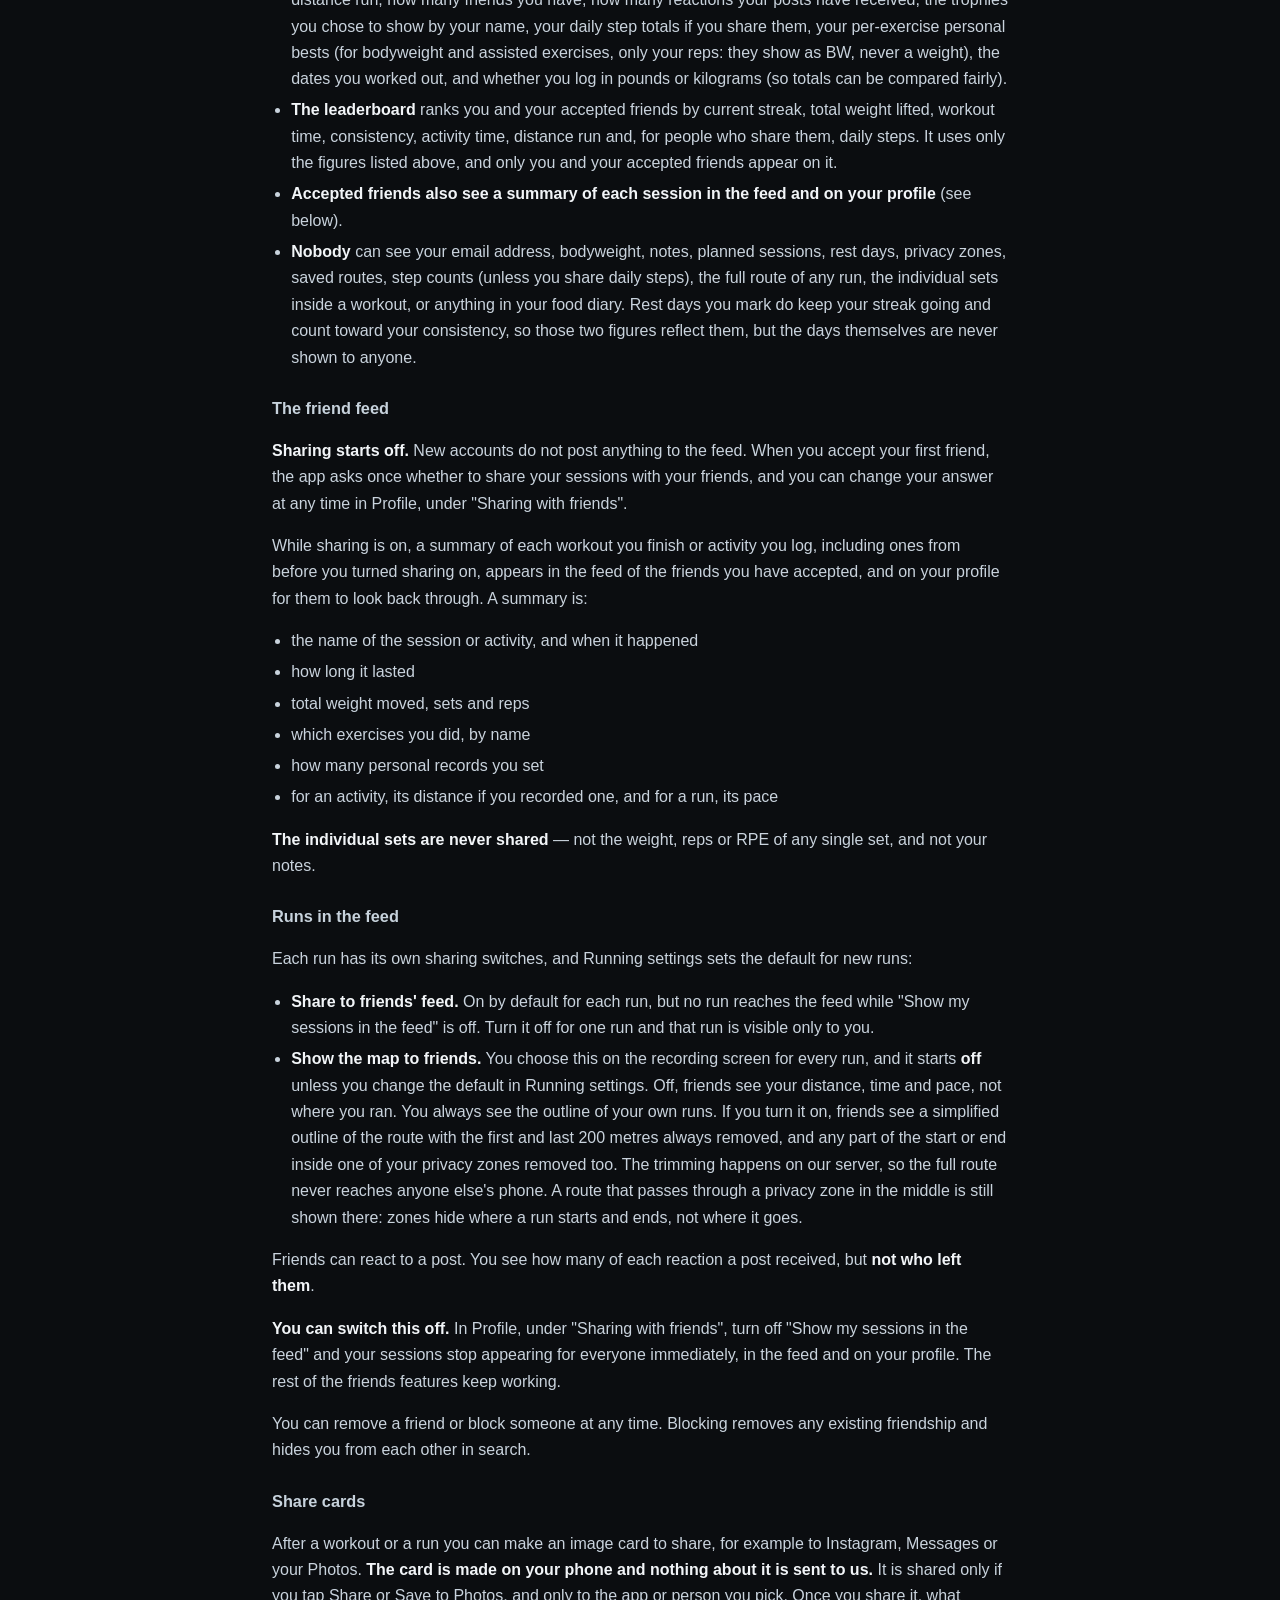
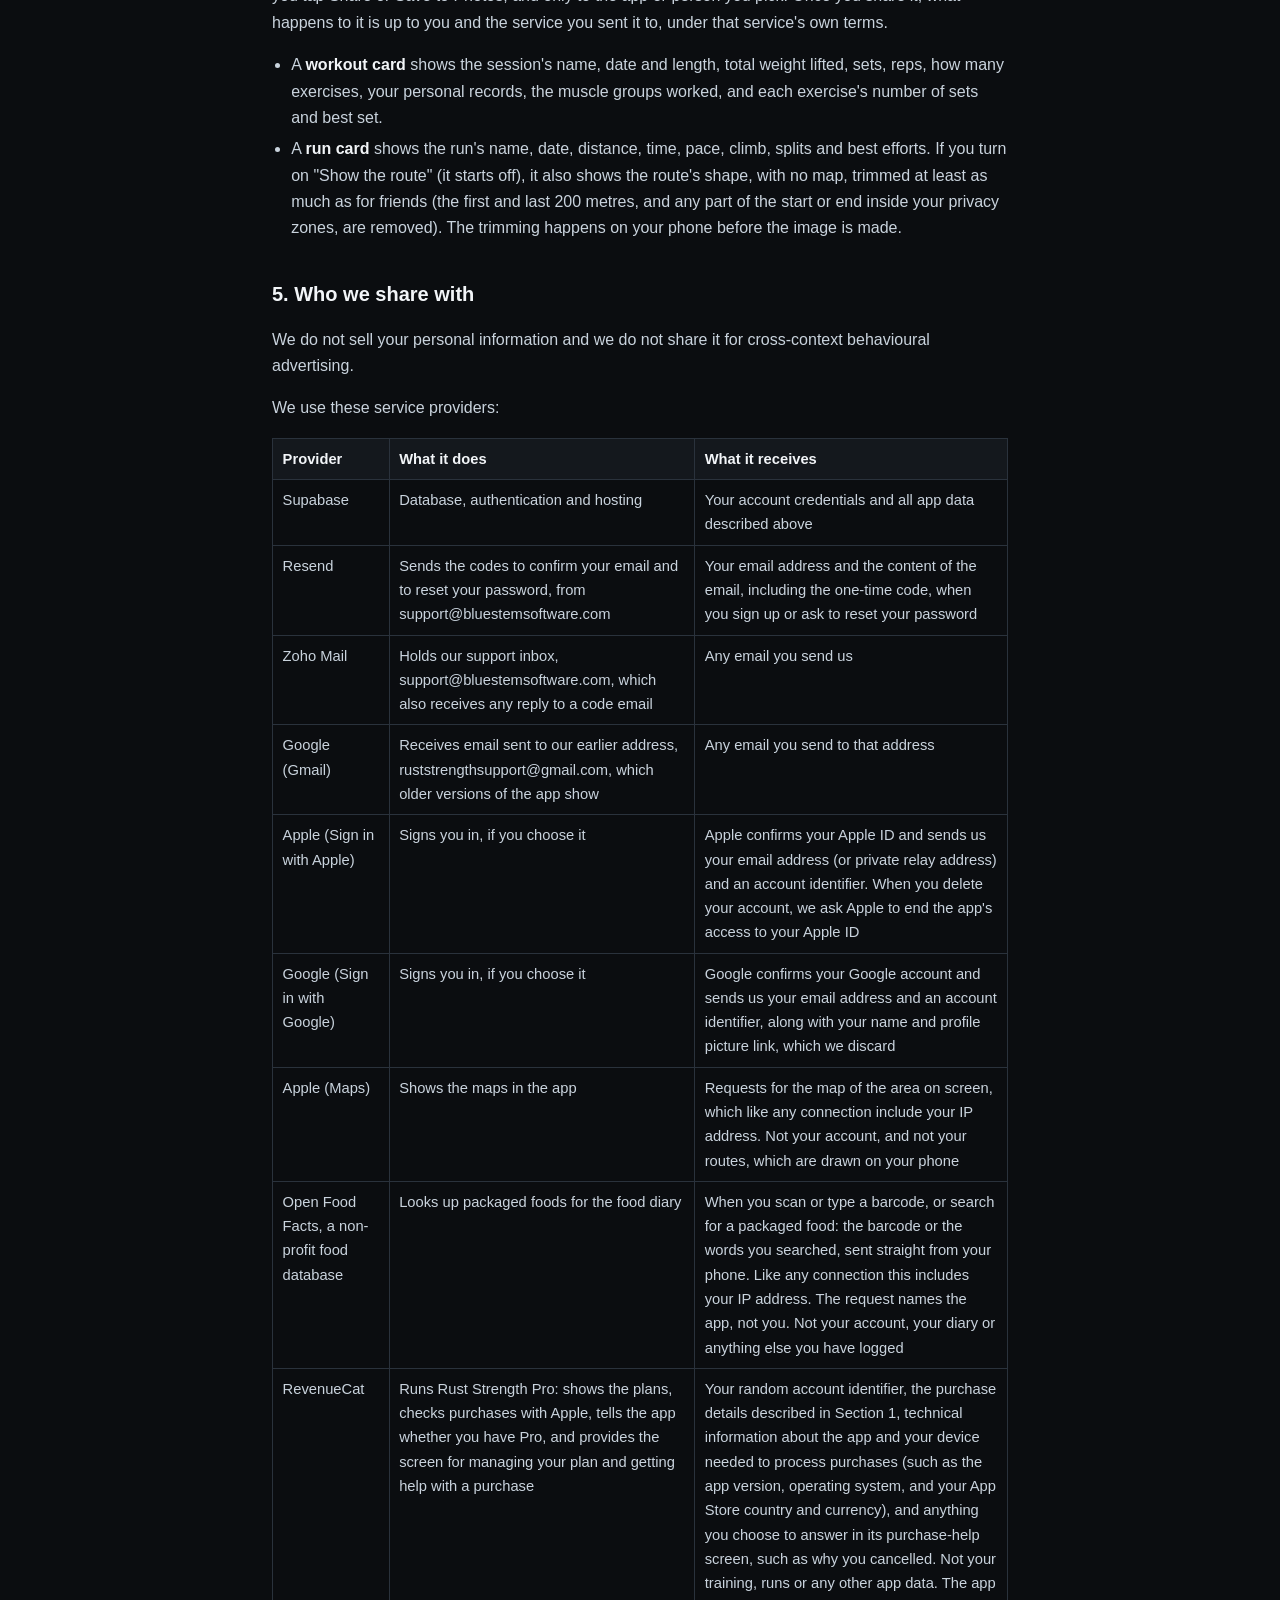
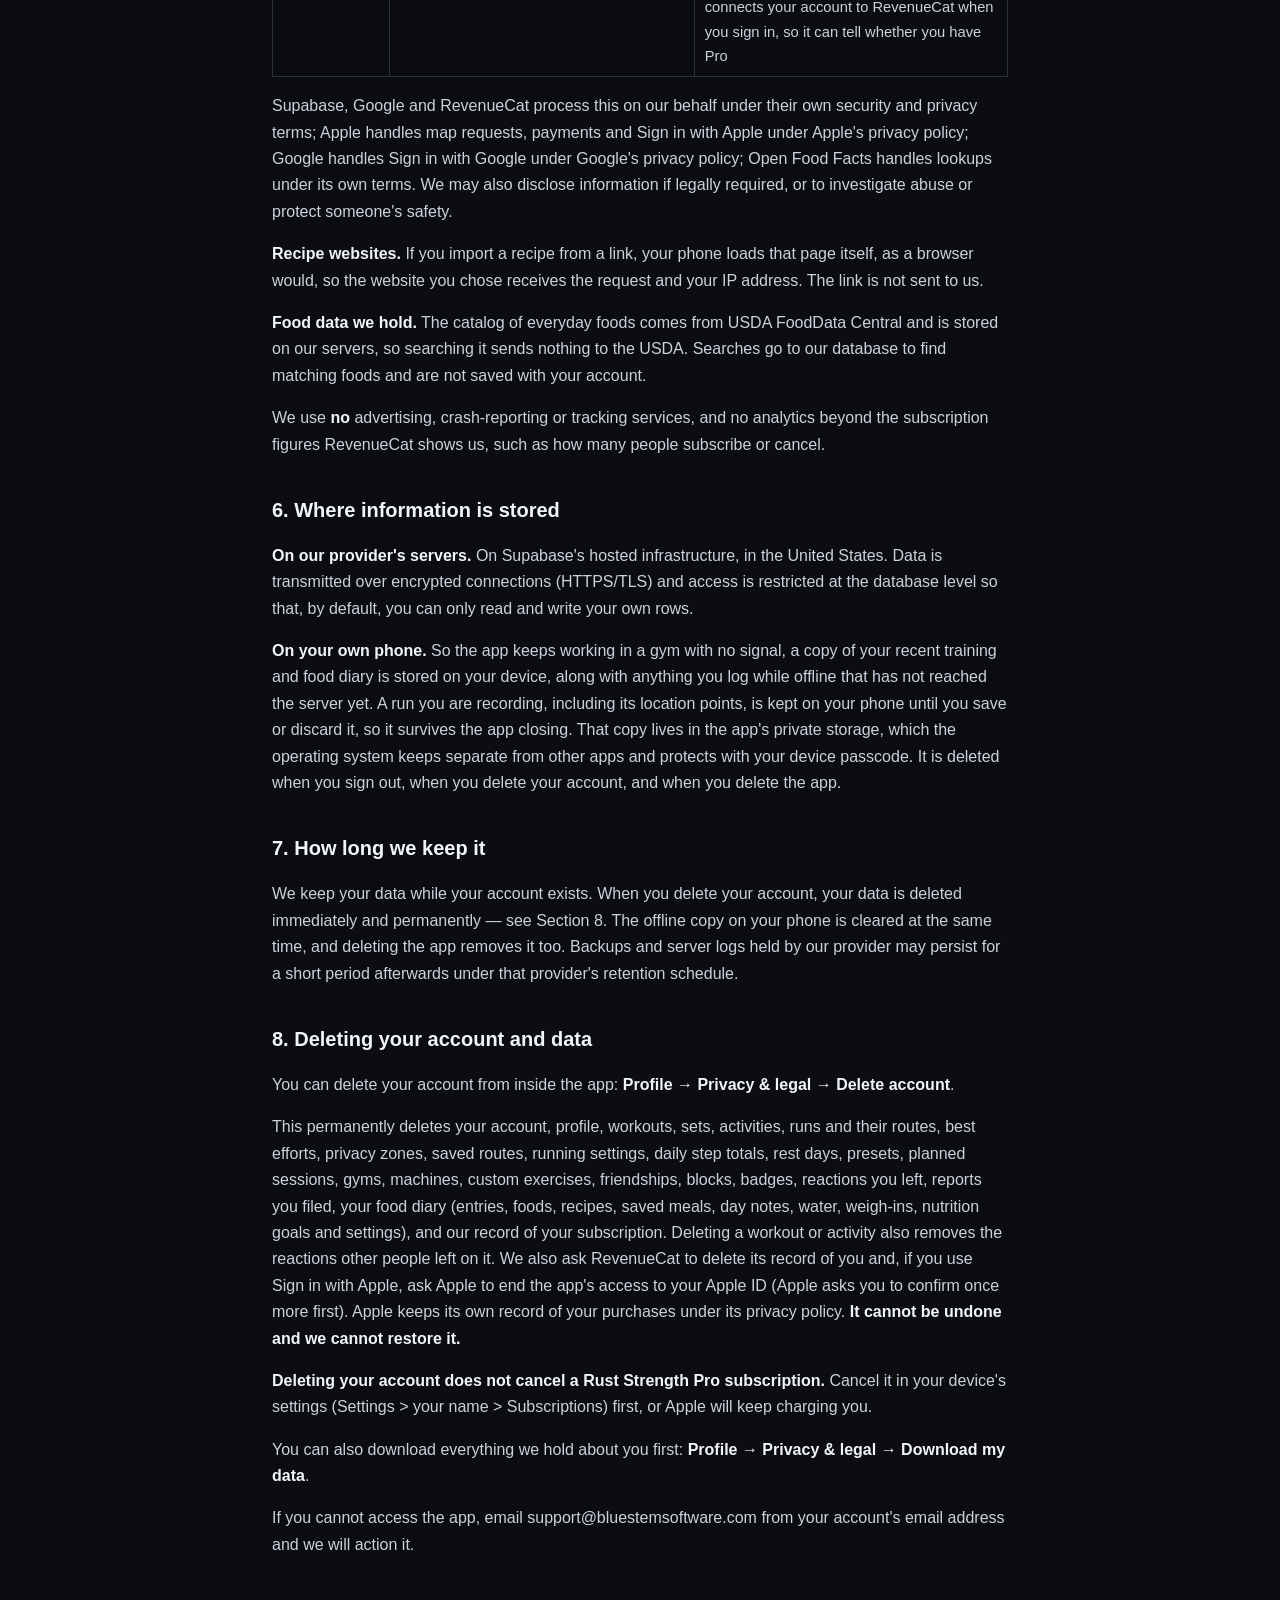
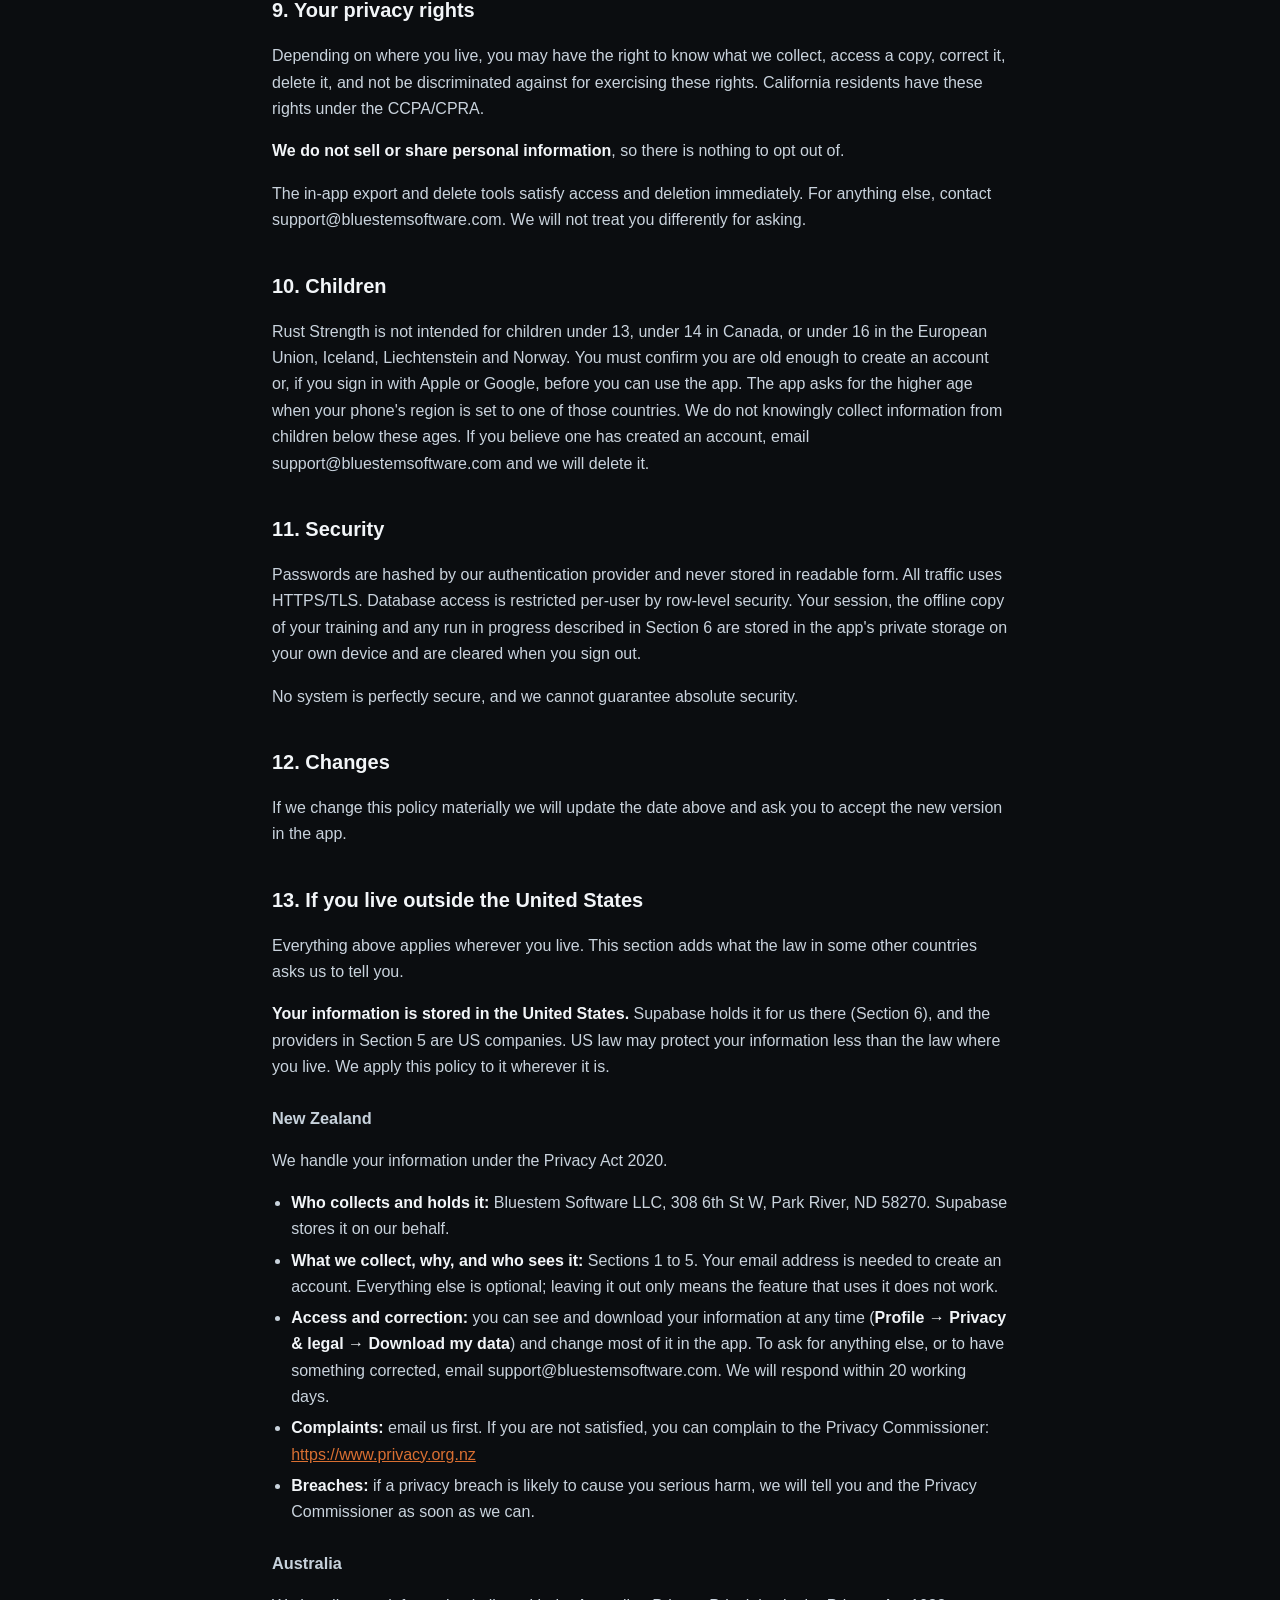
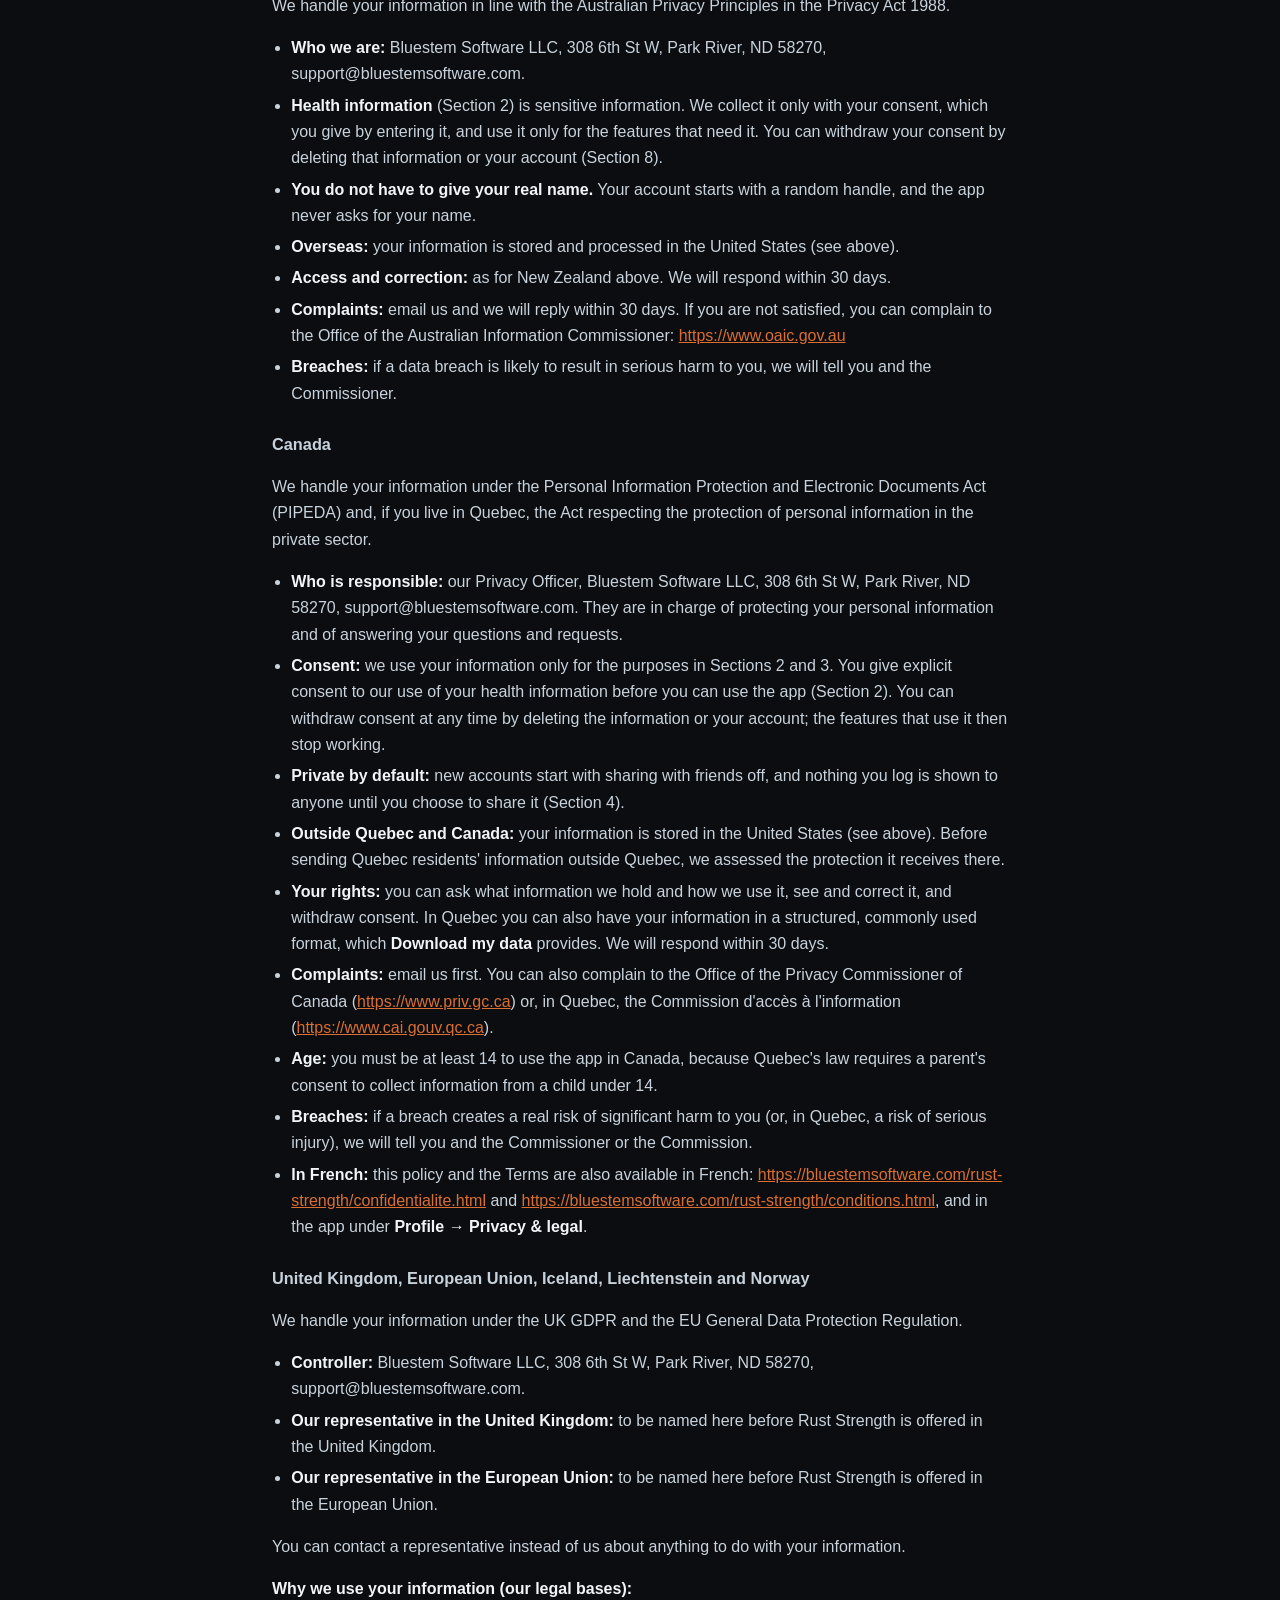
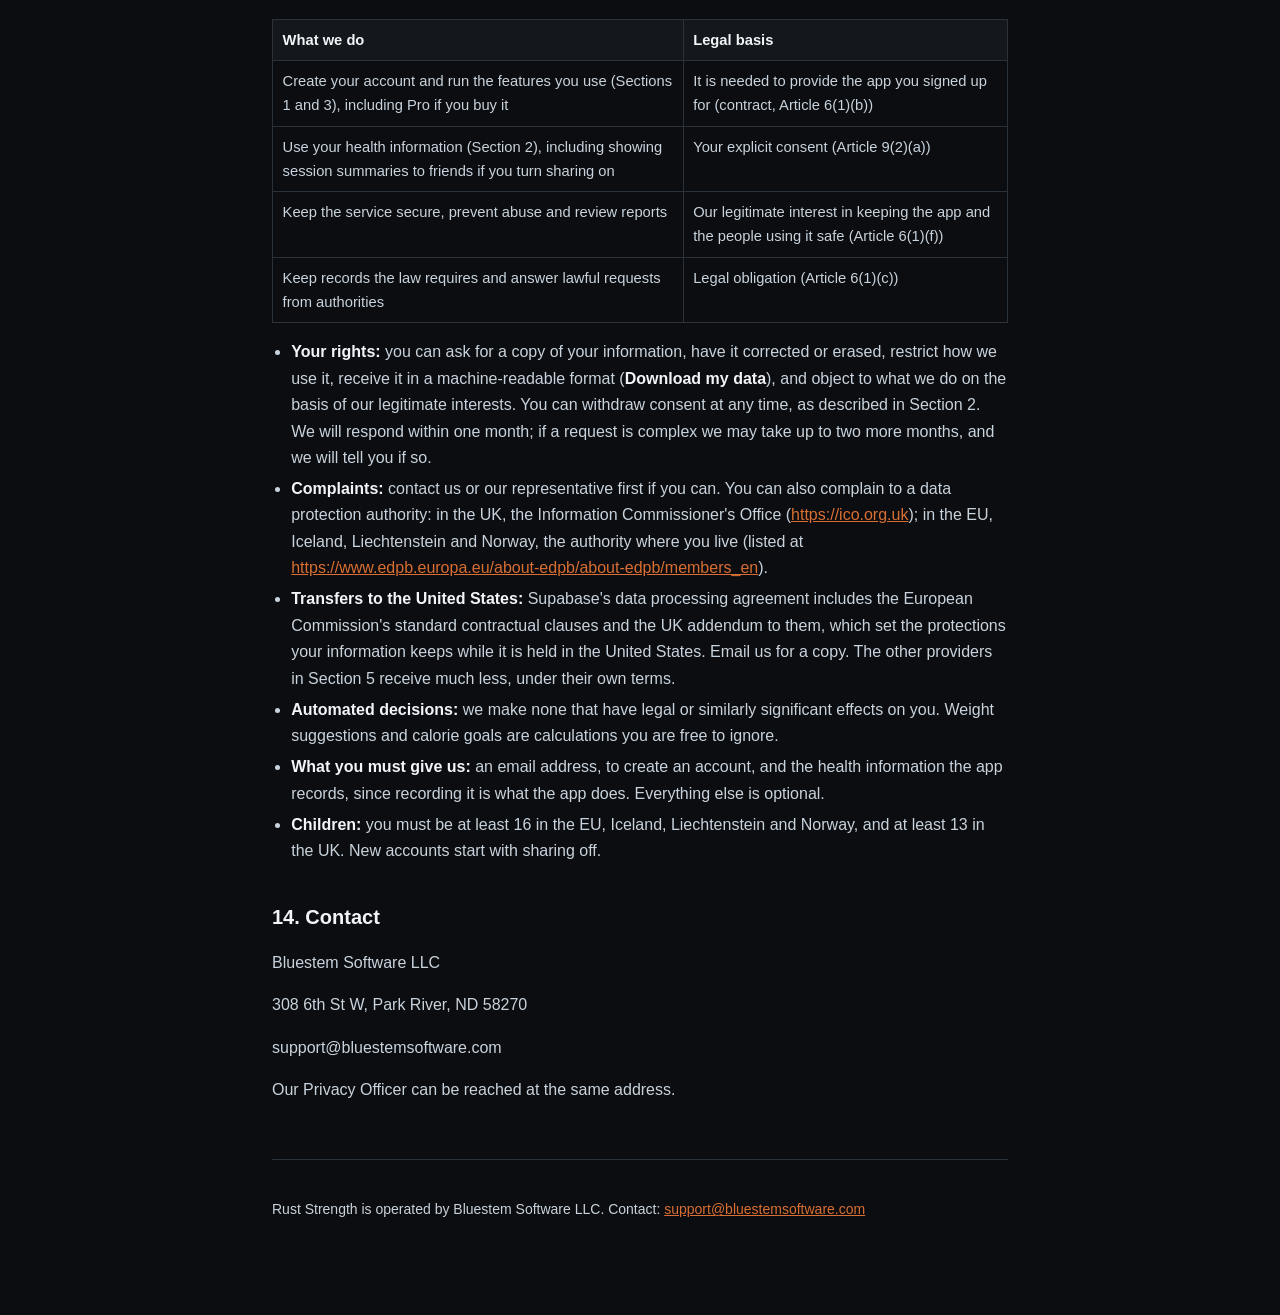
<file: rust-strength/privacy.html>
<!doctype html>
<html lang="en">
<head>
<meta charset="utf-8">
<meta name="viewport" content="width=device-width, initial-scale=1">
<title>Privacy Policy · Rust Strength</title>
<meta name="description" content="How Rust Strength handles your data.">
<link rel="icon" href="./icon.png">
<style>
:root { color-scheme: dark; }
* { box-sizing: border-box; }
body {
  margin: 0; padding: 2rem 1.25rem 5rem;
  background: #0B0D10; color: #F2F5F8;
  font: 16px/1.65 -apple-system, BlinkMacSystemFont, "Segoe UI", Roboto, sans-serif;
}
main { max-width: 46rem; margin: 0 auto; }
header { max-width: 46rem; margin: 0 auto 2.5rem; }
.brand { display: flex; align-items: center; gap: .7rem; text-decoration: none; color: inherit; }
.brand img { width: 40px; height: 40px; border-radius: 9px; }
.brand span { font-weight: 800; font-size: 1.15rem; }
nav { margin-top: 1.25rem; display: flex; flex-wrap: wrap; gap: 1.25rem; }
nav a { color: #D96F32; text-decoration: none; font-weight: 600; font-size: .95rem; }
nav a:hover { text-decoration: underline; }
h1 { font-size: 1.9rem; line-height: 1.2; margin: 0 0 1rem; }
h2 { font-size: 1.25rem; margin: 2.25rem 0 .6rem; }
h3 { font-size: 1.02rem; margin: 1.5rem 0 .4rem; color: #C7D2DC; }
p, li { color: #C9D3DD; }
ul { padding-left: 1.2rem; }
.table { overflow-x: auto; margin: 1rem 0; }
table { border-collapse: collapse; width: 100%; font-size: .92rem; }
th, td { border: 1px solid #2A323C; padding: .5rem .6rem; text-align: left; vertical-align: top; color: #C9D3DD; }
th { background: #14181D; color: #F2F5F8; }
li { margin: .3rem 0; }
code {
  background: #1C222A; padding: .12em .38em; border-radius: 4px;
  font-size: .9em; color: #E6ECF2;
}
a { color: #D96F32; }
strong { color: #F2F5F8; }
footer {
  max-width: 46rem; margin: 3.5rem auto 0; padding-top: 1.5rem;
  border-top: 1px solid #2A323C; color: #7E8B98; font-size: .875rem;
}
.card {
  background: #14181D; border: 1px solid #2A323C; border-radius: 14px;
  padding: 1.25rem 1.35rem; margin: 1.25rem 0;
}
.card h2 { margin-top: 0; }
.step { display: flex; gap: .85rem; margin: .9rem 0; }
.step .n {
  flex: 0 0 1.6rem; height: 1.6rem; border-radius: 50%;
  background: #B7521E; color: #fff; font-weight: 800; font-size: .85rem;
  display: flex; align-items: center; justify-content: center;
}
</style>
</head>
<body>
<header>
  <a class="brand" href="./index.html">
    <img src="./icon.png" alt="">
    <span>Rust Strength</span>
  </a>
  <nav>
    <a href="./index.html">Home</a>
    <a href="./privacy.html">Privacy Policy</a>
    <a href="./terms.html">Terms of Service</a>
    <a href="./health-data.html">Consumer Health Data Privacy Policy</a>
    <a href="./delete-account.html">Delete your account</a>
    <a href="./support.html">Support</a>
    <a href="./conditions.html" hreflang="fr" lang="fr">Français</a>
  </nav>
</header>
<main>
<h1>Privacy Policy</h1>
<p><strong>Last updated: November 23, 2026</strong></p>
<p>Rust Strength is operated by Bluestem Software LLC ("we", "us"). This policy explains what we collect, why, and what you can do about it.</p>
<p>We built this app to collect as little as possible. We do not sell your data, we do not show ads, and we do not use analytics or tracking SDKs.</p>
<h2>1. Information we collect</h2>
<h3>You give us directly</h3>
<ul>
<li><strong>Email address and password.</strong> Required to create an account and sign in. We also use your email address to send you a one-time code to confirm it when you sign up, and another if you ask to reset your password, and for nothing else. Your password is never stored by us in readable form — it is hashed by our authentication provider, Supabase, and we never see it.</li>
<li><strong>Or, if you sign in with Apple or Google.</strong> Instead of a password, you can sign in with your Apple ID or Google account. Apple or Google confirms it is you and gives us your email address and an account identifier, which we keep to recognise you next time. Apple lets you hide your real address behind a private relay address that forwards to it. We ask Apple for your email address only, not your name. Google also sends your name and a link to your profile picture; we discard both before they are saved with your account. We never see your Apple or Google password.</li>
<li><strong>Username and display name.</strong> Your account starts with a randomly generated handle (for example <code>lifter_7f3a91</code>). It contains nothing about you. You may change it, and only after you choose your own handle do you become findable by other users.</li>
<li><strong>Bodyweight (optional).</strong> Used to work out the load on bodyweight and assisted exercises, such as pull-ups or an assisted dip machine, and to estimate the calories a recorded run burns. You can leave it blank; assisted exercises then ask for it before you log them. If you log weigh-ins in the food diary, the latest one becomes your bodyweight.</li>
<li><strong>Training data.</strong> Exercises, weights, reps, how long you held timed exercises such as planks, RPE, sets, workouts, presets, planned sessions, rest days, and the gyms and machines you name.</li>
<li><strong>Activity data.</strong> Activities you log such as runs or sports, their duration, and — only if you choose to enter them — distance, step count, and calories burned.</li>
<li><strong>Runs you record (optional).</strong> If you record a run, the app uses your phone's precise location while the run is recording, including with the screen locked, to measure your distance and pace and to draw your route. We store the route (the points along it, with the altitude and time at each), your distance, moving and total time, splits, best efforts and estimated calories, and any title, notes and effort rating you add. Location is recorded only between Start and Finish. Before you press Start, while the recording screen is open, the app also reads your location on your phone to show the GPS signal and centre the map; that is not saved or sent to us. Nothing is tracked at any other time. You can also enter a run by hand, with no location at all.</li>
<li><strong>Steps (optional).</strong> If you allow Motion &amp; Fitness access, the app reads step counts from your iPhone's motion sensors. A recorded run's step total is stored with the run. Your daily step counts stay on your phone unless you turn on "Share daily steps" (Profile, under Sharing with friends, off by default): then, whenever you open the app, it uploads one total per day for the past week, for the steps leaderboard and the Steps trophy. Turning it off deletes the totals already uploaded.</li>
<li><strong>Privacy zones (optional).</strong> Places you add, such as home, as a point and a size, so that maps you share hide the start and end of runs there. Only you can see them.</li>
<li><strong>Saved routes (optional).</strong> Routes you save from your own runs to run again, with the names you give them.</li>
<li><strong>Running settings.</strong> Auto-pause, spoken updates, your weekly distance goal, and whether new runs and their maps are shared by default.</li>
<li><strong>Trophies shown by your name (optional).</strong> Up to two trophies you choose to show next to your name.</li>
<li><strong>Preferences.</strong> Units (lb/kg), your target rep range, and the equipment you usually have available.</li>
<li><strong>Reactions.</strong> If you react to a friend's session in the feed, we store which post you reacted to and which reaction you chose.</li>
<li><strong>Reports you file.</strong> If you report another user, we store who you reported, the reason, and anything you type.</li>
<li><strong>Food diary (only with Rust Strength Pro).</strong> The foods and drinks you log, with the amount, the meal, the day and time, and the calories and nutrients for that amount; the foods, recipes and saved meals you create, including any barcode you add; notes on a day and whether you marked it complete; the water you log; your weigh-ins; your nutrition goals; and your diary settings, such as meal names, calories or kilojoules, and a water goal. When you import a recipe from a link we keep the recipe you save, not the link.</li>
<li><strong>The goal calculator's inputs (optional).</strong> Your height, your birth year, your sex for the equation (you can leave it out), how active your days are, a goal weight and the weekly change you aim for. They are used only to estimate a calorie goal and to decide which goals are offered: weight-loss goals are offered only to adults. You can set a calorie goal of your own instead, which needs only your birth year.</li>
<li><strong>Your purchase (only if you buy Rust Strength Pro).</strong> Apple takes the payment; we never see your card details or Apple ID. Through our subscription provider, RevenueCat, we learn which plan you bought (monthly, yearly or Lifetime), when, its price and currency, Apple's transaction identifiers, whether it is a free trial, whether it will renew or was refunded, and when it ends. We keep whether you have Pro, which plan, and when it renews or ends, to unlock Pro's features.</li>
</ul>
<h3>Created automatically</h3>
<ul>
<li><strong>Timestamps.</strong> When workouts and activities start and end, so the app can show durations, streaks and history.</li>
<li><strong>A random account identifier.</strong> Used to link your data to your account.</li>
<li><strong>A record of your agreement.</strong> When you accept the Terms and Privacy Policy, consent to our use of your health information (Section 2) and confirm your age, we store which version you accepted and when. We store that you confirmed your age, never your date of birth. (The food diary's goal calculator asks for a birth year, as described above.)</li>
<li><strong>Server logs.</strong> Our hosting provider records standard technical information, including IP addresses, to operate and secure the service.</li>
</ul>
<h3>What we do NOT collect</h3>
<p>We do not collect your real name, phone number, photos, videos, contacts, microphone or camera data, advertising identifiers, biometric data, government identifiers, or payment information. We collect your location only while you are recording a run, as described above.</p>
<p>The app can ask for five device permissions, each only when you use the feature that needs it, and each can be turned off in your phone's settings at any time:</p>
<ul>
<li><strong>Notifications</strong>, only if you switch on "Alert when rest is over" in your profile. That alert is scheduled on your phone by your phone. No push token or device identifier is created, and nothing about it is sent to us.</li>
<li><strong>Location</strong>, "While Using the App", when you start recording a run, or if you choose to place a privacy zone where you are standing. The app never asks for "Always".</li>
<li><strong>Motion &amp; Fitness</strong>, when you start a run, choose to show today's steps, or turn on Share daily steps.</li>
<li><strong>Photos, add only</strong>, the first time you tap Save to Photos on a share card (see Section 4). The app can add the card to your library; it cannot see, read or upload any of your photos.</li>
<li><strong>Camera</strong>, the first time you open the barcode scanner in the food diary. The barcode is read on your phone. The camera picture is not recorded, saved or sent anywhere; only the barcode's number is used, to look up the food (see Section 5). You can type a barcode instead.</li>
</ul>
<p>While a run records, and while the rest timer runs between sets, the app shows it on your Lock Screen and in the Dynamic Island (a run's time, distance and pace; the rest left and your next set), where anyone holding your phone can see it. This needs no permission, is done on your phone, and nothing about it is sent to us. You can turn it off under Live Activities in your phone's settings for the app.</p>
<h2>2. Health and fitness information</h2>
<p>Training data, bodyweight, calories burned, step counts, and everything in the food diary (what you eat and drink, weigh-ins, nutrition goals and the goal calculator's inputs) are <strong>health-related information</strong>. Some state laws — including Washington's My Health My Data Act — treat this category as especially sensitive. Our Consumer Health Data Privacy Policy sets out, on its own, what health data we collect, where it comes from, who receives it and how to use your rights: <a href="https://bluestemsoftware.com/rust-strength/health-data.html">https://bluestemsoftware.com/rust-strength/health-data.html</a> The routes of runs you record are precise location information, and can show where you live or spend your time. Only you can see a run's full route. Friends see a trimmed outline only if you choose to share a run's map (see Section 4).</p>
<p>We use it only to run the features you see: showing your history, estimating your one-rep max, suggesting your next weight, recording your runs, calculating your stats and trophies, and keeping your food diary, its totals, goals and reports.</p>
<p><strong>We ask for your consent first.</strong> Before you can use the app, we ask you to agree, separately from the Terms, to our using your health information as this policy describes. Recording your training and health is what the app does, so it cannot work without that consent. You can withdraw it at any time by deleting the information or your account (Section 8). Withdrawing does not affect what we did before.</p>
<p><strong>Your food diary is private.</strong> Nothing in it is shown to friends, in the feed, on the leaderboard or on share cards. The one link to the rest of the app is that your latest weigh-in becomes your bodyweight, which stays private too.</p>
<p><strong>We do not sell it, share it for advertising, or use it for any purpose other than operating the app.</strong> It is visible to another person only where you have chosen to share it (see Section 4).</p>
<h2>3. How we use information</h2>
<ul>
<li>To create and secure your account</li>
<li>To store and show your training history</li>
<li>To calculate estimated one-rep max and suggest weights</li>
<li>To calculate stats, streaks, trophies and the weekly body chart</li>
<li>To record runs and show your routes, splits, records and running history, to speak your distance and pace during a run, and to count your steps</li>
<li>To keep your food diary: look up foods, add up calories and nutrients, estimate a calorie goal, and show your reports and weight trend</li>
<li>To run the friends feature you opt into, including the feed and reactions</li>
<li>To work out your XP, level and badges from the totals above</li>
<li>To review reports of abuse</li>
<li>To keep the service working and secure</li>
</ul>
<p>We do not use your information for advertising, and we make no automated decisions about you that have legal or similarly significant effects. The app does work things out from what you log, such as weight suggestions, a calorie goal, your level and trophies, only to show them to you, and you are free to ignore them.</p>
<h2>4. What other people can see</h2>
<p>The social features are <strong>opt-in</strong>. Until you choose a username and add a friend, nobody can see anything.</p>
<ul>
<li><strong>Anyone signed in</strong> can search usernames and display names — but only for accounts that have chosen their own handle. Nothing else is visible.</li>
<li><strong>Accepted friends</strong> can see your username, display name, trophies, badges, level, streak, consistency, total workouts, total volume, total reps and sets, total time trained, activity totals, total distance run, how many friends you have, how many reactions your posts have received, the trophies you chose to show by your name, your daily step totals if you share them, your per-exercise personal bests (for bodyweight and assisted exercises, only your reps: they show as BW, never a weight), the dates you worked out, and whether you log in pounds or kilograms (so totals can be compared fairly).</li>
<li><strong>The leaderboard</strong> ranks you and your accepted friends by current streak, total weight lifted, workout time, consistency, activity time, distance run and, for people who share them, daily steps. It uses only the figures listed above, and only you and your accepted friends appear on it.</li>
<li><strong>Accepted friends also see a summary of each session in the feed and on your profile</strong> (see below).</li>
<li><strong>Nobody</strong> can see your email address, bodyweight, notes, planned sessions, rest days, privacy zones, saved routes, step counts (unless you share daily steps), the full route of any run, the individual sets inside a workout, or anything in your food diary. Rest days you mark do keep your streak going and count toward your consistency, so those two figures reflect them, but the days themselves are never shown to anyone.</li>
</ul>
<h3>The friend feed</h3>
<p><strong>Sharing starts off.</strong> New accounts do not post anything to the feed. When you accept your first friend, the app asks once whether to share your sessions with your friends, and you can change your answer at any time in Profile, under "Sharing with friends".</p>
<p>While sharing is on, a summary of each workout you finish or activity you log, including ones from before you turned sharing on, appears in the feed of the friends you have accepted, and on your profile for them to look back through. A summary is:</p>
<ul>
<li>the name of the session or activity, and when it happened</li>
<li>how long it lasted</li>
<li>total weight moved, sets and reps</li>
<li>which exercises you did, by name</li>
<li>how many personal records you set</li>
<li>for an activity, its distance if you recorded one, and for a run, its pace</li>
</ul>
<p><strong>The individual sets are never shared</strong> — not the weight, reps or RPE of any single set, and not your notes.</p>
<h3>Runs in the feed</h3>
<p>Each run has its own sharing switches, and Running settings sets the default for new runs:</p>
<ul>
<li><strong>Share to friends' feed.</strong> On by default for each run, but no run reaches the feed while "Show my sessions in the feed" is off. Turn it off for one run and that run is visible only to you.</li>
<li><strong>Show the map to friends.</strong> You choose this on the recording screen for every run, and it starts <strong>off</strong> unless you change the default in Running settings. Off, friends see your distance, time and pace, not where you ran. You always see the outline of your own runs. If you turn it on, friends see a simplified outline of the route with the first and last 200 metres always removed, and any part of the start or end inside one of your privacy zones removed too. The trimming happens on our server, so the full route never reaches anyone else's phone. A route that passes through a privacy zone in the middle is still shown there: zones hide where a run starts and ends, not where it goes.</li>
</ul>
<p>Friends can react to a post. You see how many of each reaction a post received, but <strong>not who left them</strong>.</p>
<p><strong>You can switch this off.</strong> In Profile, under "Sharing with friends", turn off "Show my sessions in the feed" and your sessions stop appearing for everyone immediately, in the feed and on your profile. The rest of the friends features keep working.</p>
<p>You can remove a friend or block someone at any time. Blocking removes any existing friendship and hides you from each other in search.</p>
<h3>Share cards</h3>
<p>After a workout or a run you can make an image card to share, for example to Instagram, Messages or your Photos. <strong>The card is made on your phone and nothing about it is sent to us.</strong> It is shared only if you tap Share or Save to Photos, and only to the app or person you pick. Once you share it, what happens to it is up to you and the service you sent it to, under that service's own terms.</p>
<ul>
<li>A <strong>workout card</strong> shows the session's name, date and length, total weight lifted, sets, reps, how many exercises, your personal records, the muscle groups worked, and each exercise's number of sets and best set.</li>
<li>A <strong>run card</strong> shows the run's name, date, distance, time, pace, climb, splits and best efforts. If you turn on "Show the route" (it starts off), it also shows the route's shape, with no map, trimmed at least as much as for friends (the first and last 200 metres, and any part of the start or end inside your privacy zones, are removed). The trimming happens on your phone before the image is made.</li>
</ul>
<h2>5. Who we share with</h2>
<p>We do not sell your personal information and we do not share it for cross-context behavioural advertising.</p>
<p>We use these service providers:</p>
<div class="table"><table>
<thead><tr><th>Provider</th><th>What it does</th><th>What it receives</th></tr></thead>
<tbody>
<tr><td>Supabase</td><td>Database, authentication and hosting</td><td>Your account credentials and all app data described above</td></tr>
<tr><td>Resend</td><td>Sends the codes to confirm your email and to reset your password, from support@bluestemsoftware.com</td><td>Your email address and the content of the email, including the one-time code, when you sign up or ask to reset your password</td></tr>
<tr><td>Zoho Mail</td><td>Holds our support inbox, support@bluestemsoftware.com, which also receives any reply to a code email</td><td>Any email you send us</td></tr>
<tr><td>Google (Gmail)</td><td>Receives email sent to our earlier address, ruststrengthsupport@gmail.com, which older versions of the app show</td><td>Any email you send to that address</td></tr>
<tr><td>Apple (Sign in with Apple)</td><td>Signs you in, if you choose it</td><td>Apple confirms your Apple ID and sends us your email address (or private relay address) and an account identifier. When you delete your account, we ask Apple to end the app's access to your Apple ID</td></tr>
<tr><td>Google (Sign in with Google)</td><td>Signs you in, if you choose it</td><td>Google confirms your Google account and sends us your email address and an account identifier, along with your name and profile picture link, which we discard</td></tr>
<tr><td>Apple (Maps)</td><td>Shows the maps in the app</td><td>Requests for the map of the area on screen, which like any connection include your IP address. Not your account, and not your routes, which are drawn on your phone</td></tr>
<tr><td>Open Food Facts, a non-profit food database</td><td>Looks up packaged foods for the food diary</td><td>When you scan or type a barcode, or search for a packaged food: the barcode or the words you searched, sent straight from your phone. Like any connection this includes your IP address. The request names the app, not you. Not your account, your diary or anything else you have logged</td></tr>
<tr><td>RevenueCat</td><td>Runs Rust Strength Pro: shows the plans, checks purchases with Apple, tells the app whether you have Pro, and provides the screen for managing your plan and getting help with a purchase</td><td>Your random account identifier, the purchase details described in Section 1, technical information about the app and your device needed to process purchases (such as the app version, operating system, and your App Store country and currency), and anything you choose to answer in its purchase-help screen, such as why you cancelled. Not your training, runs or any other app data. The app connects your account to RevenueCat when you sign in, so it can tell whether you have Pro</td></tr>
</tbody></table></div>
<p>Supabase, Google and RevenueCat process this on our behalf under their own security and privacy terms; Apple handles map requests, payments and Sign in with Apple under Apple's privacy policy; Google handles Sign in with Google under Google's privacy policy; Open Food Facts handles lookups under its own terms. We may also disclose information if legally required, or to investigate abuse or protect someone's safety.</p>
<p><strong>Recipe websites.</strong> If you import a recipe from a link, your phone loads that page itself, as a browser would, so the website you chose receives the request and your IP address. The link is not sent to us.</p>
<p><strong>Food data we hold.</strong> The catalog of everyday foods comes from USDA FoodData Central and is stored on our servers, so searching it sends nothing to the USDA. Searches go to our database to find matching foods and are not saved with your account.</p>
<p>We use <strong>no</strong> advertising, crash-reporting or tracking services, and no analytics beyond the subscription figures RevenueCat shows us, such as how many people subscribe or cancel.</p>
<h2>6. Where information is stored</h2>
<p><strong>On our provider's servers.</strong> On Supabase's hosted infrastructure, in the United States. Data is transmitted over encrypted connections (HTTPS/TLS) and access is restricted at the database level so that, by default, you can only read and write your own rows.</p>
<p><strong>On your own phone.</strong> So the app keeps working in a gym with no signal, a copy of your recent training and food diary is stored on your device, along with anything you log while offline that has not reached the server yet. A run you are recording, including its location points, is kept on your phone until you save or discard it, so it survives the app closing. That copy lives in the app's private storage, which the operating system keeps separate from other apps and protects with your device passcode. It is deleted when you sign out, when you delete your account, and when you delete the app.</p>
<h2>7. How long we keep it</h2>
<p>We keep your data while your account exists. When you delete your account, your data is deleted immediately and permanently — see Section 8. The offline copy on your phone is cleared at the same time, and deleting the app removes it too. Backups and server logs held by our provider may persist for a short period afterwards under that provider's retention schedule.</p>
<h2>8. Deleting your account and data</h2>
<p>You can delete your account from inside the app: <strong>Profile → Privacy &amp; legal → Delete account</strong>.</p>
<p>This permanently deletes your account, profile, workouts, sets, activities, runs and their routes, best efforts, privacy zones, saved routes, running settings, daily step totals, rest days, presets, planned sessions, gyms, machines, custom exercises, friendships, blocks, badges, reactions you left, reports you filed, your food diary (entries, foods, recipes, saved meals, day notes, water, weigh-ins, nutrition goals and settings), and our record of your subscription. Deleting a workout or activity also removes the reactions other people left on it. We also ask RevenueCat to delete its record of you and, if you use Sign in with Apple, ask Apple to end the app's access to your Apple ID (Apple asks you to confirm once more first). Apple keeps its own record of your purchases under its privacy policy. <strong>It cannot be undone and we cannot restore it.</strong></p>
<p><strong>Deleting your account does not cancel a Rust Strength Pro subscription.</strong> Cancel it in your device's settings (Settings &gt; your name &gt; Subscriptions) first, or Apple will keep charging you.</p>
<p>You can also download everything we hold about you first: <strong>Profile → Privacy &amp; legal → Download my data</strong>.</p>
<p>If you cannot access the app, email support@bluestemsoftware.com from your account's email address and we will action it.</p>
<h2>9. Your privacy rights</h2>
<p>Depending on where you live, you may have the right to know what we collect, access a copy, correct it, delete it, and not be discriminated against for exercising these rights. California residents have these rights under the CCPA/CPRA.</p>
<p><strong>We do not sell or share personal information</strong>, so there is nothing to opt out of.</p>
<p>The in-app export and delete tools satisfy access and deletion immediately. For anything else, contact support@bluestemsoftware.com. We will not treat you differently for asking.</p>
<h2>10. Children</h2>
<p>Rust Strength is not intended for children under 13, under 14 in Canada, or under 16 in the European Union, Iceland, Liechtenstein and Norway. You must confirm you are old enough to create an account or, if you sign in with Apple or Google, before you can use the app. The app asks for the higher age when your phone's region is set to one of those countries. We do not knowingly collect information from children below these ages. If you believe one has created an account, email support@bluestemsoftware.com and we will delete it.</p>
<h2>11. Security</h2>
<p>Passwords are hashed by our authentication provider and never stored in readable form. All traffic uses HTTPS/TLS. Database access is restricted per-user by row-level security. Your session, the offline copy of your training and any run in progress described in Section 6 are stored in the app's private storage on your own device and are cleared when you sign out.</p>
<p>No system is perfectly secure, and we cannot guarantee absolute security.</p>
<h2>12. Changes</h2>
<p>If we change this policy materially we will update the date above and ask you to accept the new version in the app.</p>
<h2>13. If you live outside the United States</h2>
<p>Everything above applies wherever you live. This section adds what the law in some other countries asks us to tell you.</p>
<p><strong>Your information is stored in the United States.</strong> Supabase holds it for us there (Section 6), and the providers in Section 5 are US companies. US law may protect your information less than the law where you live. We apply this policy to it wherever it is.</p>
<h3>New Zealand</h3>
<p>We handle your information under the Privacy Act 2020.</p>
<ul>
<li><strong>Who collects and holds it:</strong> Bluestem Software LLC, 308 6th St W, Park River, ND 58270. Supabase stores it on our behalf.</li>
<li><strong>What we collect, why, and who sees it:</strong> Sections 1 to 5. Your email address is needed to create an account. Everything else is optional; leaving it out only means the feature that uses it does not work.</li>
<li><strong>Access and correction:</strong> you can see and download your information at any time (<strong>Profile → Privacy &amp; legal → Download my data</strong>) and change most of it in the app. To ask for anything else, or to have something corrected, email support@bluestemsoftware.com. We will respond within 20 working days.</li>
<li><strong>Complaints:</strong> email us first. If you are not satisfied, you can complain to the Privacy Commissioner: <a href="https://www.privacy.org.nz">https://www.privacy.org.nz</a></li>
<li><strong>Breaches:</strong> if a privacy breach is likely to cause you serious harm, we will tell you and the Privacy Commissioner as soon as we can.</li>
</ul>
<h3>Australia</h3>
<p>We handle your information in line with the Australian Privacy Principles in the Privacy Act 1988.</p>
<ul>
<li><strong>Who we are:</strong> Bluestem Software LLC, 308 6th St W, Park River, ND 58270, support@bluestemsoftware.com.</li>
<li><strong>Health information</strong> (Section 2) is sensitive information. We collect it only with your consent, which you give by entering it, and use it only for the features that need it. You can withdraw your consent by deleting that information or your account (Section 8).</li>
<li><strong>You do not have to give your real name.</strong> Your account starts with a random handle, and the app never asks for your name.</li>
<li><strong>Overseas:</strong> your information is stored and processed in the United States (see above).</li>
<li><strong>Access and correction:</strong> as for New Zealand above. We will respond within 30 days.</li>
<li><strong>Complaints:</strong> email us and we will reply within 30 days. If you are not satisfied, you can complain to the Office of the Australian Information Commissioner: <a href="https://www.oaic.gov.au">https://www.oaic.gov.au</a></li>
<li><strong>Breaches:</strong> if a data breach is likely to result in serious harm to you, we will tell you and the Commissioner.</li>
</ul>
<h3>Canada</h3>
<p>We handle your information under the Personal Information Protection and Electronic Documents Act (PIPEDA) and, if you live in Quebec, the Act respecting the protection of personal information in the private sector.</p>
<ul>
<li><strong>Who is responsible:</strong> our Privacy Officer, Bluestem Software LLC, 308 6th St W, Park River, ND 58270, support@bluestemsoftware.com. They are in charge of protecting your personal information and of answering your questions and requests.</li>
<li><strong>Consent:</strong> we use your information only for the purposes in Sections 2 and 3. You give explicit consent to our use of your health information before you can use the app (Section 2). You can withdraw consent at any time by deleting the information or your account; the features that use it then stop working.</li>
<li><strong>Private by default:</strong> new accounts start with sharing with friends off, and nothing you log is shown to anyone until you choose to share it (Section 4).</li>
<li><strong>Outside Quebec and Canada:</strong> your information is stored in the United States (see above). Before sending Quebec residents' information outside Quebec, we assessed the protection it receives there.</li>
<li><strong>Your rights:</strong> you can ask what information we hold and how we use it, see and correct it, and withdraw consent. In Quebec you can also have your information in a structured, commonly used format, which <strong>Download my data</strong> provides. We will respond within 30 days.</li>
<li><strong>Complaints:</strong> email us first. You can also complain to the Office of the Privacy Commissioner of Canada (<a href="https://www.priv.gc.ca">https://www.priv.gc.ca</a>) or, in Quebec, the Commission d'accès à l'information (<a href="https://www.cai.gouv.qc.ca">https://www.cai.gouv.qc.ca</a>).</li>
<li><strong>Age:</strong> you must be at least 14 to use the app in Canada, because Quebec's law requires a parent's consent to collect information from a child under 14.</li>
<li><strong>Breaches:</strong> if a breach creates a real risk of significant harm to you (or, in Quebec, a risk of serious injury), we will tell you and the Commissioner or the Commission.</li>
<li><strong>In French:</strong> this policy and the Terms are also available in French: <a href="https://bluestemsoftware.com/rust-strength/confidentialite.html">https://bluestemsoftware.com/rust-strength/confidentialite.html</a> and <a href="https://bluestemsoftware.com/rust-strength/conditions.html">https://bluestemsoftware.com/rust-strength/conditions.html</a>, and in the app under <strong>Profile → Privacy &amp; legal</strong>.</li>
</ul>
<h3>United Kingdom, European Union, Iceland, Liechtenstein and Norway</h3>
<p>We handle your information under the UK GDPR and the EU General Data Protection Regulation.</p>
<ul>
<li><strong>Controller:</strong> Bluestem Software LLC, 308 6th St W, Park River, ND 58270, support@bluestemsoftware.com.</li>
<li><strong>Our representative in the United Kingdom:</strong> to be named here before Rust Strength is offered in the United Kingdom.</li>
<li><strong>Our representative in the European Union:</strong> to be named here before Rust Strength is offered in the European Union.</li>
</ul>
<p>You can contact a representative instead of us about anything to do with your information.</p>
<p><strong>Why we use your information (our legal bases):</strong></p>
<div class="table"><table>
<thead><tr><th>What we do</th><th>Legal basis</th></tr></thead>
<tbody>
<tr><td>Create your account and run the features you use (Sections 1 and 3), including Pro if you buy it</td><td>It is needed to provide the app you signed up for (contract, Article 6(1)(b))</td></tr>
<tr><td>Use your health information (Section 2), including showing session summaries to friends if you turn sharing on</td><td>Your explicit consent (Article 9(2)(a))</td></tr>
<tr><td>Keep the service secure, prevent abuse and review reports</td><td>Our legitimate interest in keeping the app and the people using it safe (Article 6(1)(f))</td></tr>
<tr><td>Keep records the law requires and answer lawful requests from authorities</td><td>Legal obligation (Article 6(1)(c))</td></tr>
</tbody></table></div>
<ul>
<li><strong>Your rights:</strong> you can ask for a copy of your information, have it corrected or erased, restrict how we use it, receive it in a machine-readable format (<strong>Download my data</strong>), and object to what we do on the basis of our legitimate interests. You can withdraw consent at any time, as described in Section 2. We will respond within one month; if a request is complex we may take up to two more months, and we will tell you if so.</li>
<li><strong>Complaints:</strong> contact us or our representative first if you can. You can also complain to a data protection authority: in the UK, the Information Commissioner's Office (<a href="https://ico.org.uk">https://ico.org.uk</a>); in the EU, Iceland, Liechtenstein and Norway, the authority where you live (listed at <a href="https://www.edpb.europa.eu/about-edpb/about-edpb/members_en">https://www.edpb.europa.eu/about-edpb/about-edpb/members_en</a>).</li>
<li><strong>Transfers to the United States:</strong> Supabase's data processing agreement includes the European Commission's standard contractual clauses and the UK addendum to them, which set the protections your information keeps while it is held in the United States. Email us for a copy. The other providers in Section 5 receive much less, under their own terms.</li>
<li><strong>Automated decisions:</strong> we make none that have legal or similarly significant effects on you. Weight suggestions and calorie goals are calculations you are free to ignore.</li>
<li><strong>What you must give us:</strong> an email address, to create an account, and the health information the app records, since recording it is what the app does. Everything else is optional.</li>
<li><strong>Children:</strong> you must be at least 16 in the EU, Iceland, Liechtenstein and Norway, and at least 13 in the UK. New accounts start with sharing off.</li>
</ul>
<h2>14. Contact</h2>
<p>Bluestem Software LLC</p>
<p>308 6th St W, Park River, ND 58270</p>
<p>support@bluestemsoftware.com</p>
<p>Our Privacy Officer can be reached at the same address.</p>
</main>
<footer>
  <p>Rust Strength is operated by Bluestem Software LLC.
  Contact: <a href="mailto:support@bluestemsoftware.com">support@bluestemsoftware.com</a></p>
</footer>
</body>
</html>
</file>
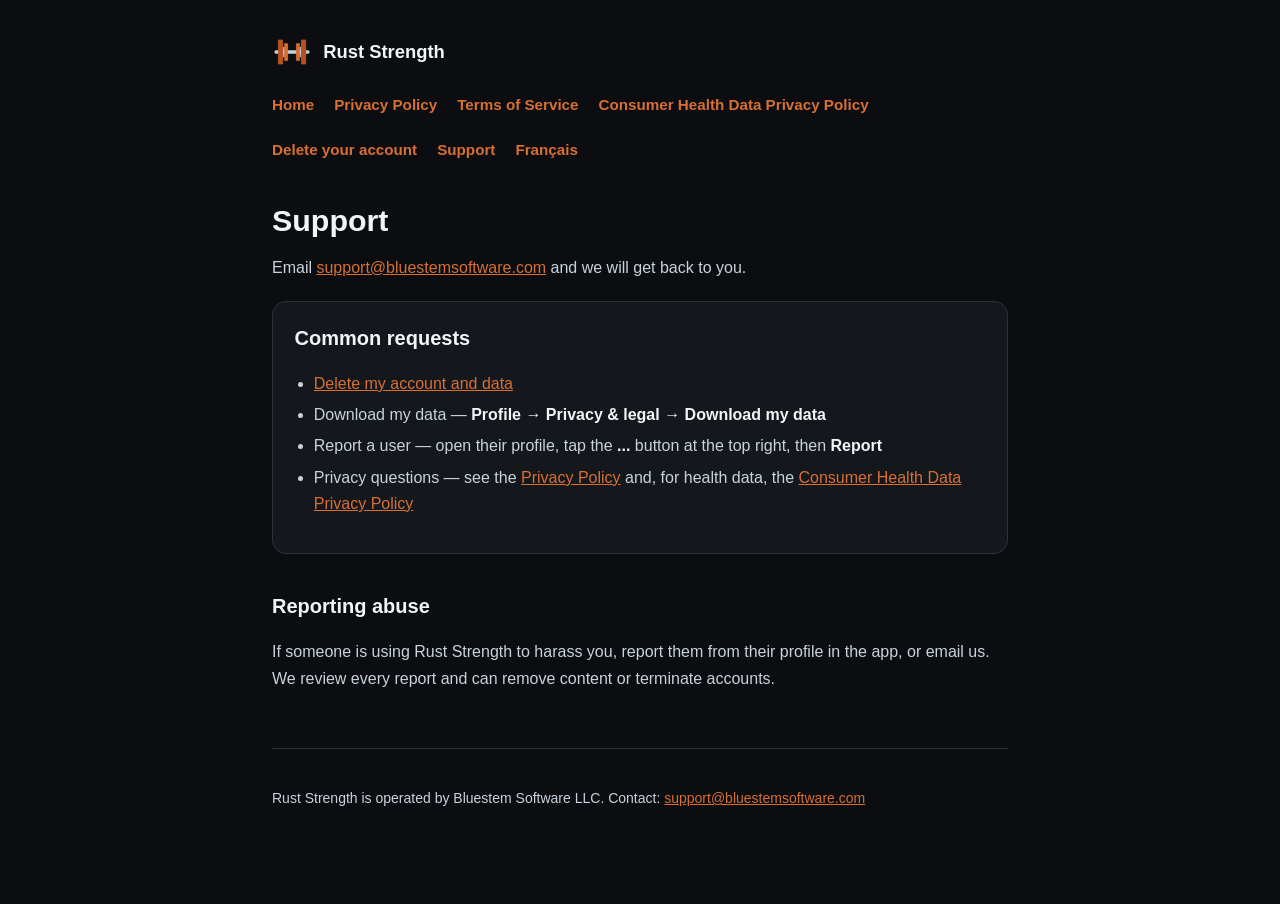
<file: rust-strength/support.html>
<!doctype html>
<html lang="en">
<head>
<meta charset="utf-8">
<meta name="viewport" content="width=device-width, initial-scale=1">
<title>Support · Rust Strength</title>

<link rel="icon" href="./icon.png">
<style>
:root { color-scheme: dark; }
* { box-sizing: border-box; }
body {
  margin: 0; padding: 2rem 1.25rem 5rem;
  background: #0B0D10; color: #F2F5F8;
  font: 16px/1.65 -apple-system, BlinkMacSystemFont, "Segoe UI", Roboto, sans-serif;
}
main { max-width: 46rem; margin: 0 auto; }
header { max-width: 46rem; margin: 0 auto 2.5rem; }
.brand { display: flex; align-items: center; gap: .7rem; text-decoration: none; color: inherit; }
.brand img { width: 40px; height: 40px; border-radius: 9px; }
.brand span { font-weight: 800; font-size: 1.15rem; }
nav { margin-top: 1.25rem; display: flex; flex-wrap: wrap; gap: 1.25rem; }
nav a { color: #D96F32; text-decoration: none; font-weight: 600; font-size: .95rem; }
nav a:hover { text-decoration: underline; }
h1 { font-size: 1.9rem; line-height: 1.2; margin: 0 0 1rem; }
h2 { font-size: 1.25rem; margin: 2.25rem 0 .6rem; }
h3 { font-size: 1.02rem; margin: 1.5rem 0 .4rem; color: #C7D2DC; }
p, li { color: #C9D3DD; }
ul { padding-left: 1.2rem; }
.table { overflow-x: auto; margin: 1rem 0; }
table { border-collapse: collapse; width: 100%; font-size: .92rem; }
th, td { border: 1px solid #2A323C; padding: .5rem .6rem; text-align: left; vertical-align: top; color: #C9D3DD; }
th { background: #14181D; color: #F2F5F8; }
li { margin: .3rem 0; }
code {
  background: #1C222A; padding: .12em .38em; border-radius: 4px;
  font-size: .9em; color: #E6ECF2;
}
a { color: #D96F32; }
strong { color: #F2F5F8; }
footer {
  max-width: 46rem; margin: 3.5rem auto 0; padding-top: 1.5rem;
  border-top: 1px solid #2A323C; color: #7E8B98; font-size: .875rem;
}
.card {
  background: #14181D; border: 1px solid #2A323C; border-radius: 14px;
  padding: 1.25rem 1.35rem; margin: 1.25rem 0;
}
.card h2 { margin-top: 0; }
.step { display: flex; gap: .85rem; margin: .9rem 0; }
.step .n {
  flex: 0 0 1.6rem; height: 1.6rem; border-radius: 50%;
  background: #B7521E; color: #fff; font-weight: 800; font-size: .85rem;
  display: flex; align-items: center; justify-content: center;
}
</style>
</head>
<body>
<header>
  <a class="brand" href="./index.html">
    <img src="./icon.png" alt="">
    <span>Rust Strength</span>
  </a>
  <nav>
    <a href="./index.html">Home</a>
    <a href="./privacy.html">Privacy Policy</a>
    <a href="./terms.html">Terms of Service</a>
    <a href="./health-data.html">Consumer Health Data Privacy Policy</a>
    <a href="./delete-account.html">Delete your account</a>
    <a href="./support.html">Support</a>
    <a href="./conditions.html" hreflang="fr" lang="fr">Français</a>
  </nav>
</header>
<main>
<h1>Support</h1>
<p>Email <a href="mailto:support@bluestemsoftware.com">support@bluestemsoftware.com</a>
and we will get back to you.</p>
<div class="card">
  <h2>Common requests</h2>
  <ul>
    <li><a href="./delete-account.html">Delete my account and data</a></li>
    <li>Download my data — <strong>Profile → Privacy &amp; legal → Download my data</strong></li>
    <li>Report a user — open their profile, tap the <strong>...</strong> button at the top right, then <strong>Report</strong></li>
    <li>Privacy questions — see the <a href="./privacy.html">Privacy Policy</a>
    and, for health data, the <a href="./health-data.html">Consumer Health Data Privacy Policy</a></li>
  </ul>
</div>
<h2>Reporting abuse</h2>
<p>If someone is using Rust Strength to harass you, report them
from their profile in the app, or email us. We review every report and can
remove content or terminate accounts.</p>
</main>
<footer>
  <p>Rust Strength is operated by Bluestem Software LLC.
  Contact: <a href="mailto:support@bluestemsoftware.com">support@bluestemsoftware.com</a></p>
</footer>
</body>
</html>
</file>
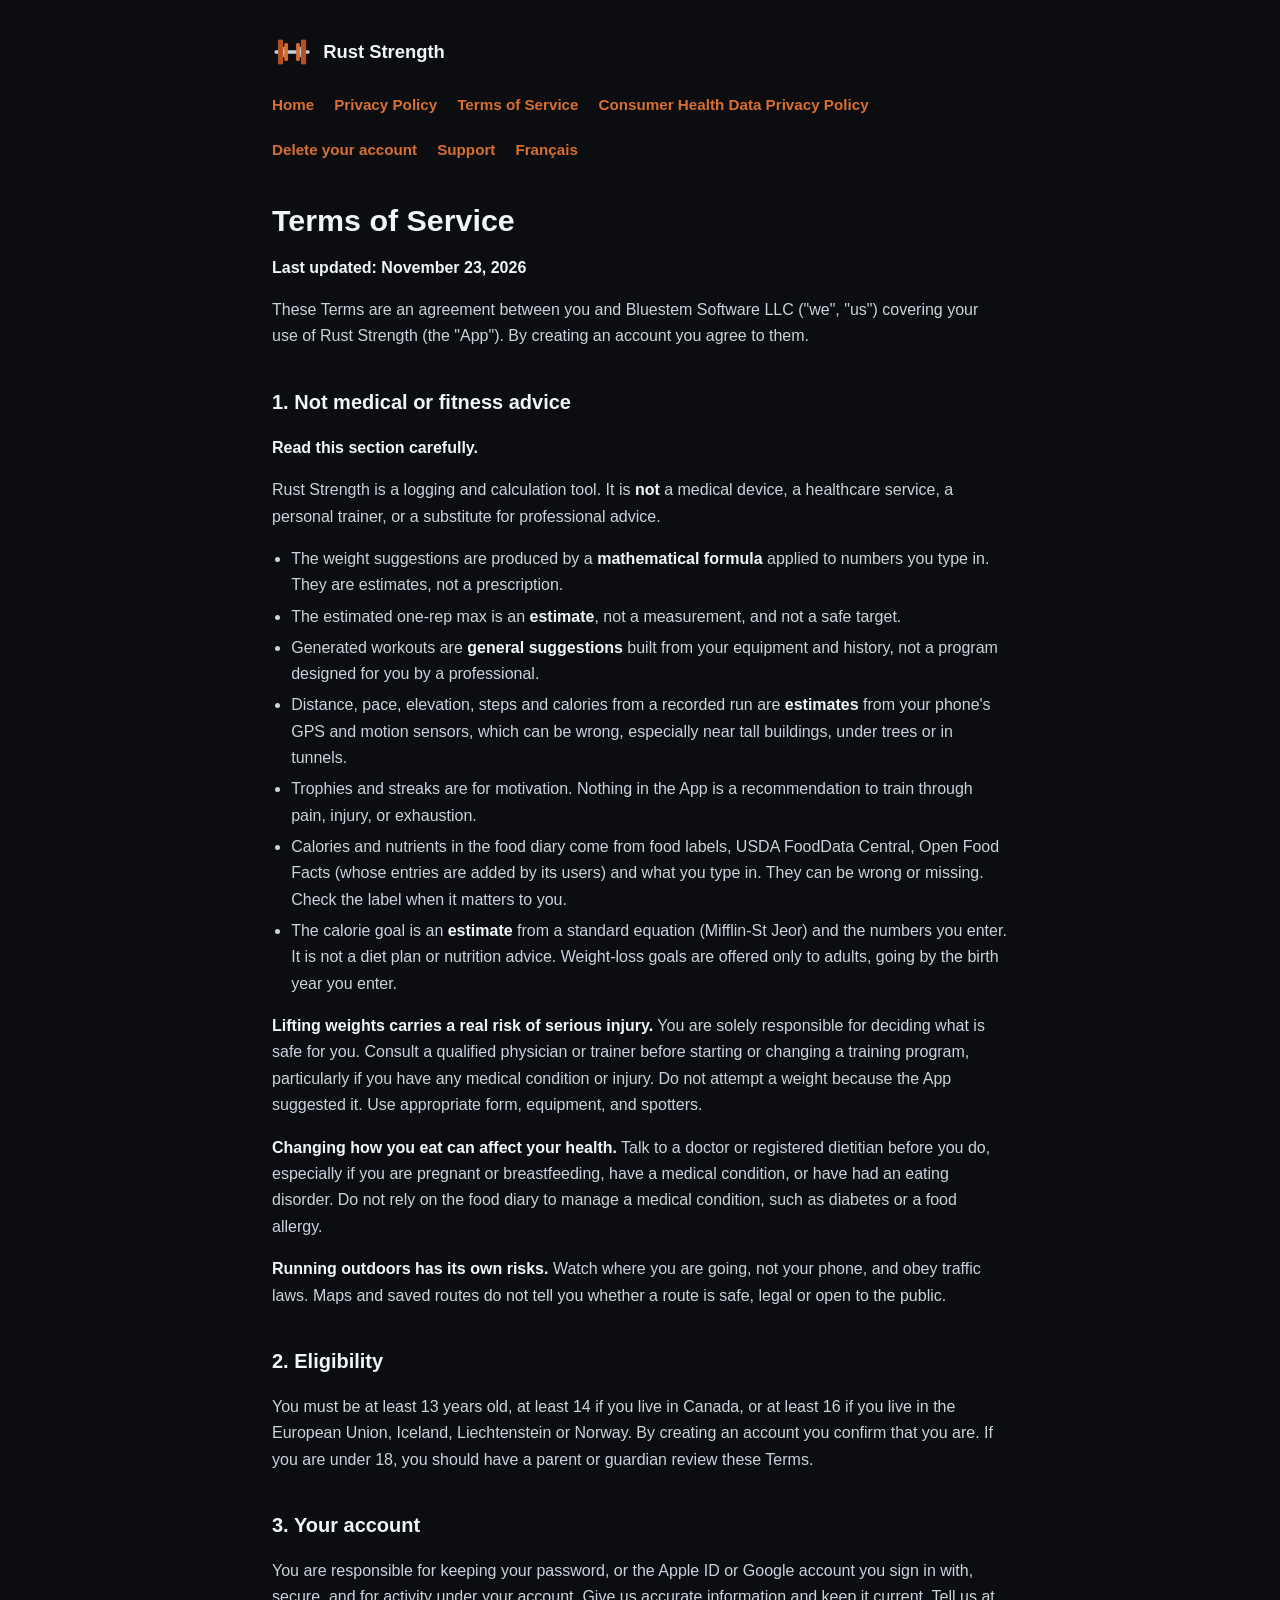
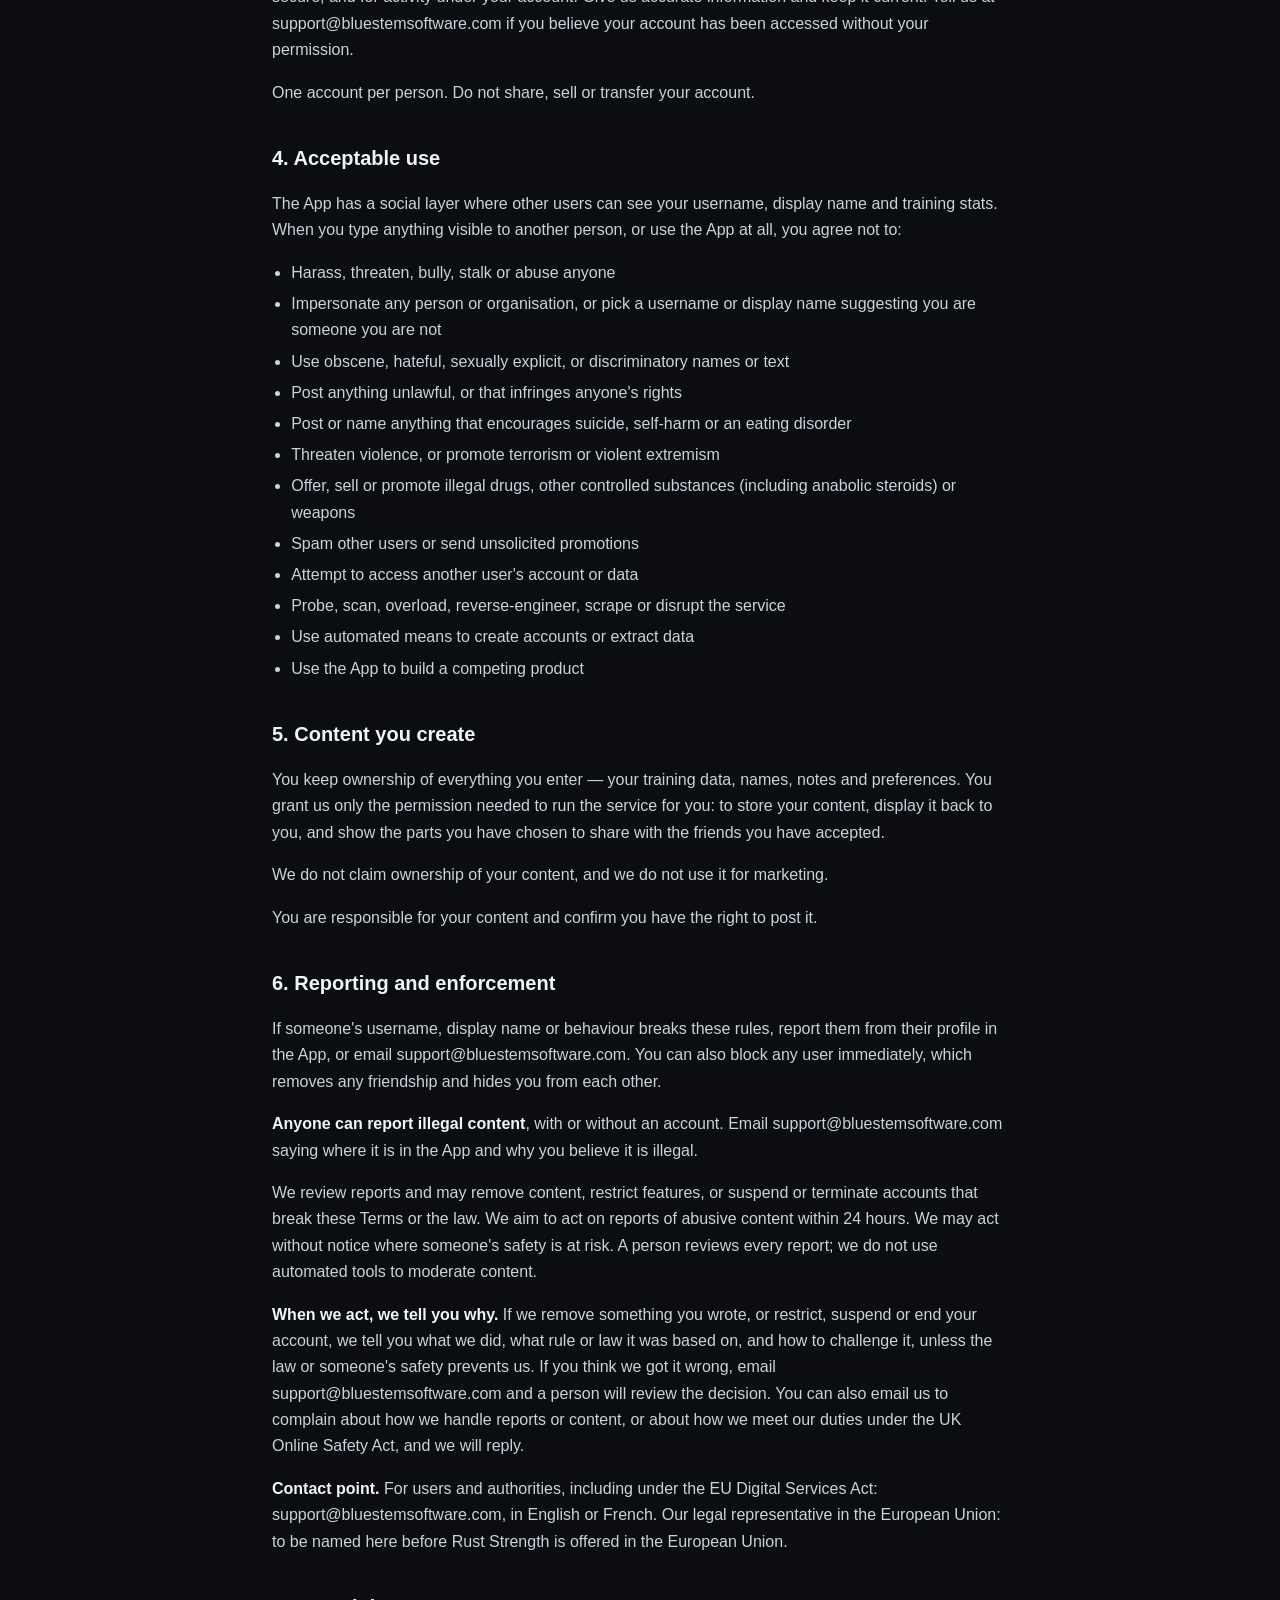
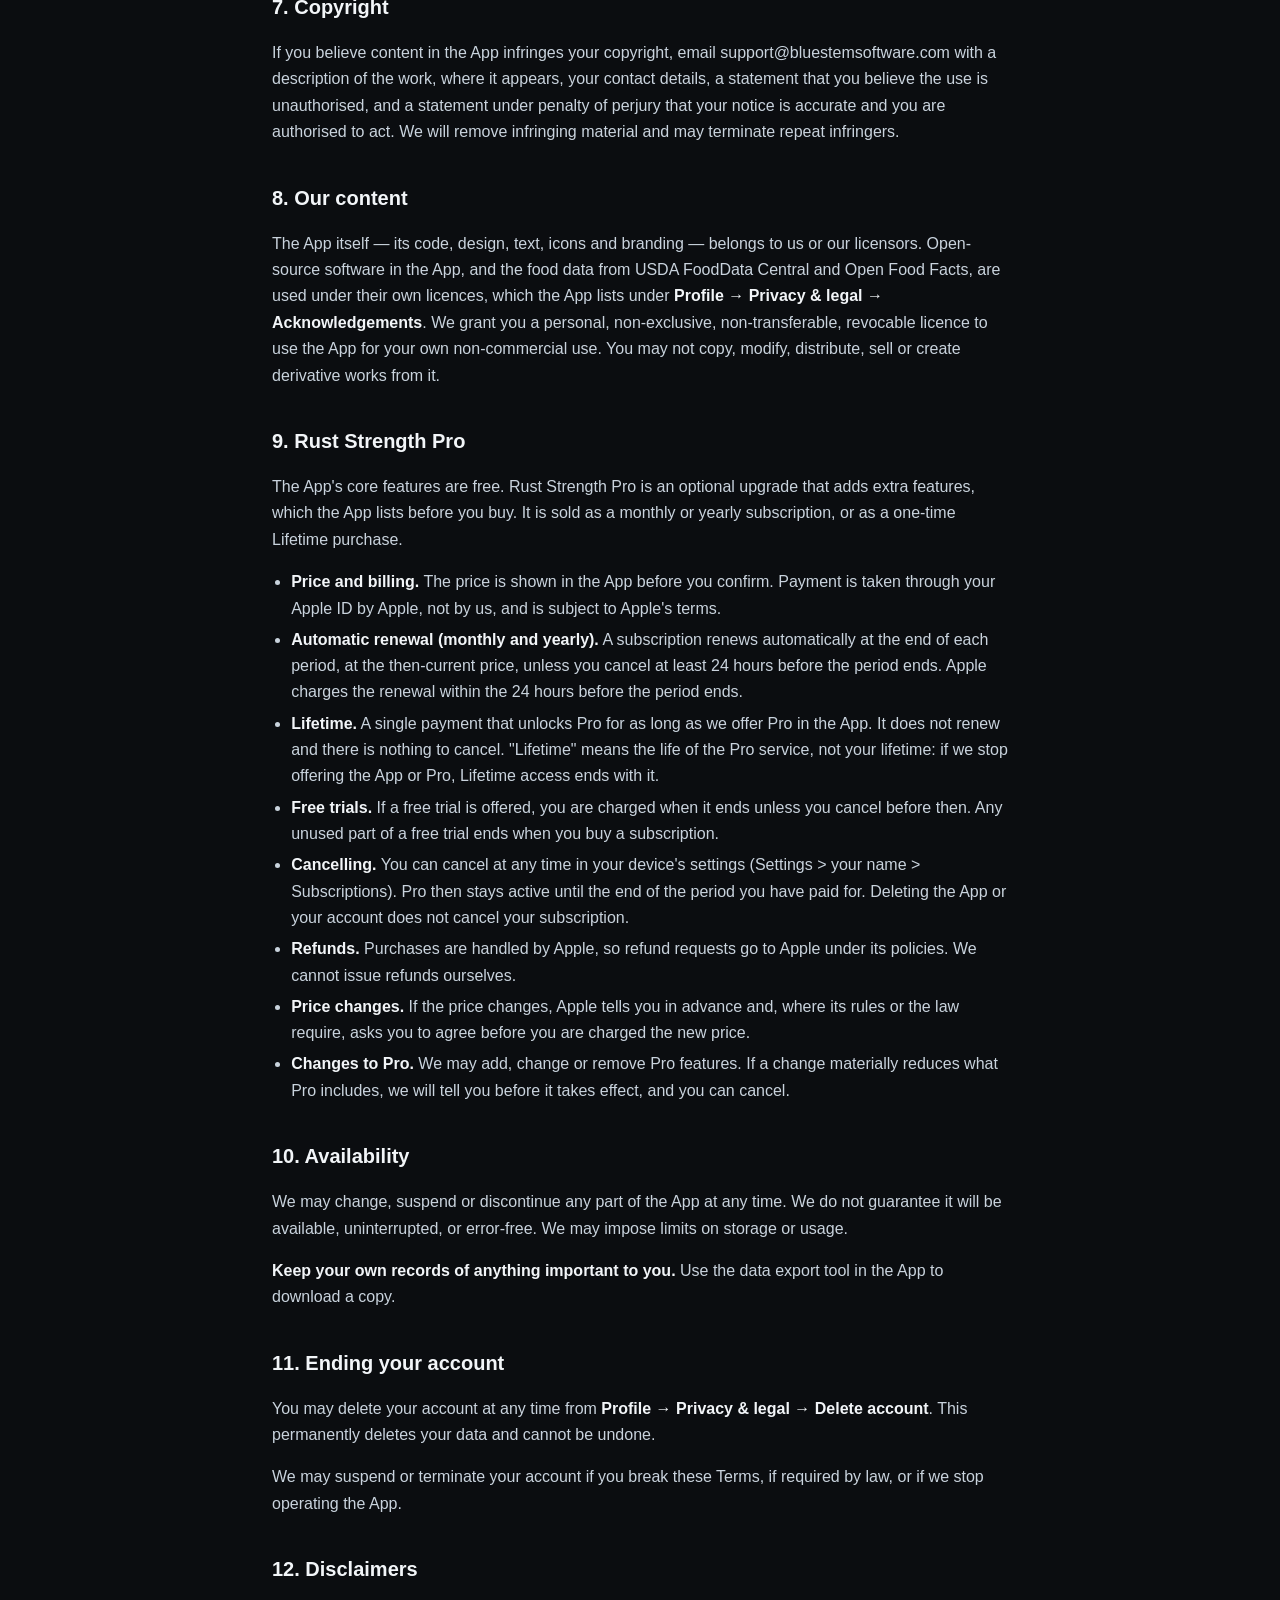
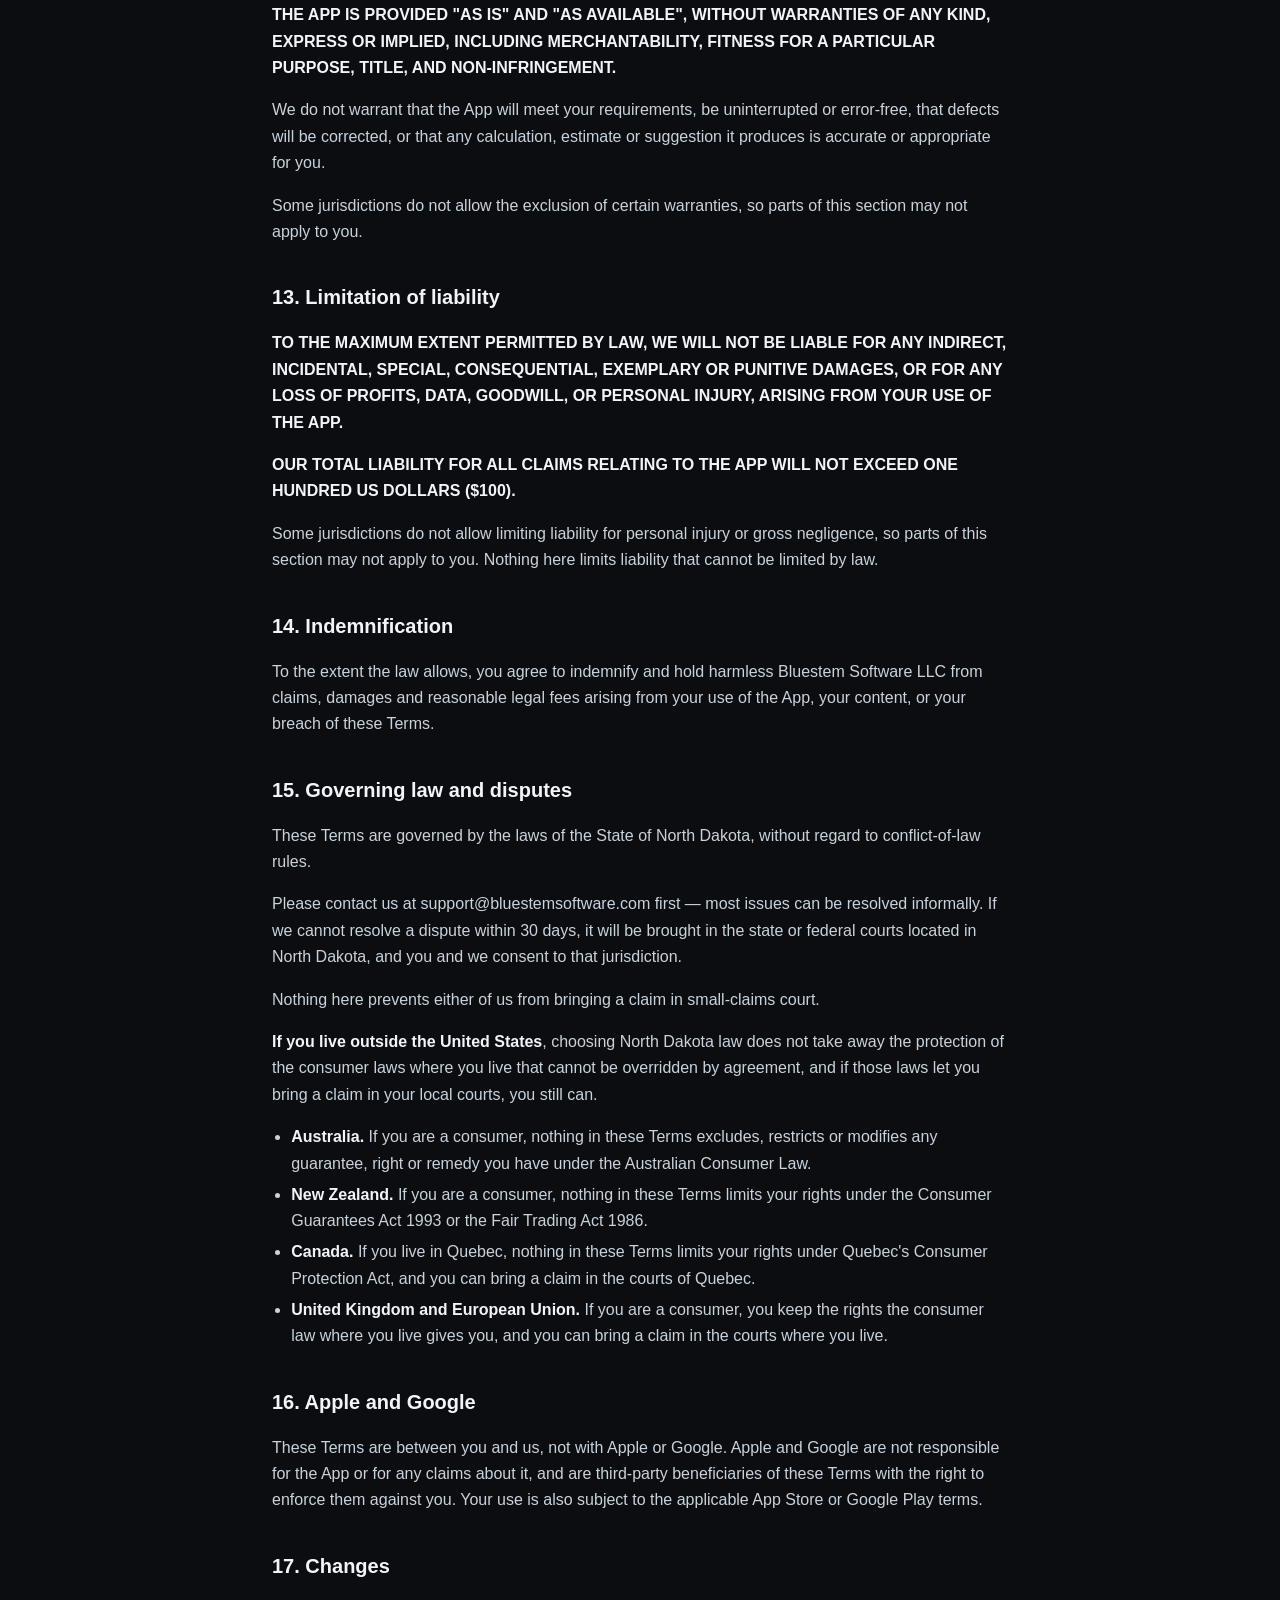
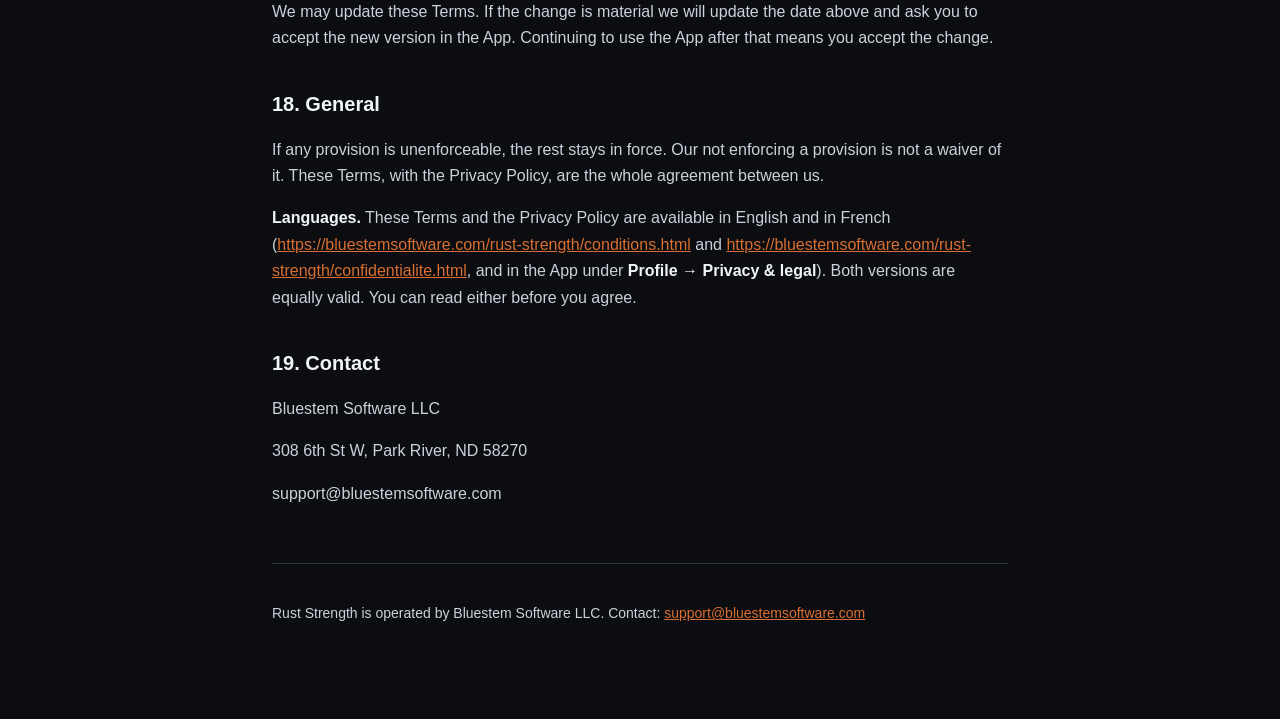
<file: rust-strength/terms.html>
<!doctype html>
<html lang="en">
<head>
<meta charset="utf-8">
<meta name="viewport" content="width=device-width, initial-scale=1">
<title>Terms of Service · Rust Strength</title>

<link rel="icon" href="./icon.png">
<style>
:root { color-scheme: dark; }
* { box-sizing: border-box; }
body {
  margin: 0; padding: 2rem 1.25rem 5rem;
  background: #0B0D10; color: #F2F5F8;
  font: 16px/1.65 -apple-system, BlinkMacSystemFont, "Segoe UI", Roboto, sans-serif;
}
main { max-width: 46rem; margin: 0 auto; }
header { max-width: 46rem; margin: 0 auto 2.5rem; }
.brand { display: flex; align-items: center; gap: .7rem; text-decoration: none; color: inherit; }
.brand img { width: 40px; height: 40px; border-radius: 9px; }
.brand span { font-weight: 800; font-size: 1.15rem; }
nav { margin-top: 1.25rem; display: flex; flex-wrap: wrap; gap: 1.25rem; }
nav a { color: #D96F32; text-decoration: none; font-weight: 600; font-size: .95rem; }
nav a:hover { text-decoration: underline; }
h1 { font-size: 1.9rem; line-height: 1.2; margin: 0 0 1rem; }
h2 { font-size: 1.25rem; margin: 2.25rem 0 .6rem; }
h3 { font-size: 1.02rem; margin: 1.5rem 0 .4rem; color: #C7D2DC; }
p, li { color: #C9D3DD; }
ul { padding-left: 1.2rem; }
.table { overflow-x: auto; margin: 1rem 0; }
table { border-collapse: collapse; width: 100%; font-size: .92rem; }
th, td { border: 1px solid #2A323C; padding: .5rem .6rem; text-align: left; vertical-align: top; color: #C9D3DD; }
th { background: #14181D; color: #F2F5F8; }
li { margin: .3rem 0; }
code {
  background: #1C222A; padding: .12em .38em; border-radius: 4px;
  font-size: .9em; color: #E6ECF2;
}
a { color: #D96F32; }
strong { color: #F2F5F8; }
footer {
  max-width: 46rem; margin: 3.5rem auto 0; padding-top: 1.5rem;
  border-top: 1px solid #2A323C; color: #7E8B98; font-size: .875rem;
}
.card {
  background: #14181D; border: 1px solid #2A323C; border-radius: 14px;
  padding: 1.25rem 1.35rem; margin: 1.25rem 0;
}
.card h2 { margin-top: 0; }
.step { display: flex; gap: .85rem; margin: .9rem 0; }
.step .n {
  flex: 0 0 1.6rem; height: 1.6rem; border-radius: 50%;
  background: #B7521E; color: #fff; font-weight: 800; font-size: .85rem;
  display: flex; align-items: center; justify-content: center;
}
</style>
</head>
<body>
<header>
  <a class="brand" href="./index.html">
    <img src="./icon.png" alt="">
    <span>Rust Strength</span>
  </a>
  <nav>
    <a href="./index.html">Home</a>
    <a href="./privacy.html">Privacy Policy</a>
    <a href="./terms.html">Terms of Service</a>
    <a href="./health-data.html">Consumer Health Data Privacy Policy</a>
    <a href="./delete-account.html">Delete your account</a>
    <a href="./support.html">Support</a>
    <a href="./conditions.html" hreflang="fr" lang="fr">Français</a>
  </nav>
</header>
<main>
<h1>Terms of Service</h1>
<p><strong>Last updated: November 23, 2026</strong></p>
<p>These Terms are an agreement between you and Bluestem Software LLC ("we", "us") covering your use of Rust Strength (the "App"). By creating an account you agree to them.</p>
<h2>1. Not medical or fitness advice</h2>
<p><strong>Read this section carefully.</strong></p>
<p>Rust Strength is a logging and calculation tool. It is <strong>not</strong> a medical device, a healthcare service, a personal trainer, or a substitute for professional advice.</p>
<ul>
<li>The weight suggestions are produced by a <strong>mathematical formula</strong> applied to numbers you type in. They are estimates, not a prescription.</li>
<li>The estimated one-rep max is an <strong>estimate</strong>, not a measurement, and not a safe target.</li>
<li>Generated workouts are <strong>general suggestions</strong> built from your equipment and history, not a program designed for you by a professional.</li>
<li>Distance, pace, elevation, steps and calories from a recorded run are <strong>estimates</strong> from your phone's GPS and motion sensors, which can be wrong, especially near tall buildings, under trees or in tunnels.</li>
<li>Trophies and streaks are for motivation. Nothing in the App is a recommendation to train through pain, injury, or exhaustion.</li>
<li>Calories and nutrients in the food diary come from food labels, USDA FoodData Central, Open Food Facts (whose entries are added by its users) and what you type in. They can be wrong or missing. Check the label when it matters to you.</li>
<li>The calorie goal is an <strong>estimate</strong> from a standard equation (Mifflin-St Jeor) and the numbers you enter. It is not a diet plan or nutrition advice. Weight-loss goals are offered only to adults, going by the birth year you enter.</li>
</ul>
<p><strong>Lifting weights carries a real risk of serious injury.</strong> You are solely responsible for deciding what is safe for you. Consult a qualified physician or trainer before starting or changing a training program, particularly if you have any medical condition or injury. Do not attempt a weight because the App suggested it. Use appropriate form, equipment, and spotters.</p>
<p><strong>Changing how you eat can affect your health.</strong> Talk to a doctor or registered dietitian before you do, especially if you are pregnant or breastfeeding, have a medical condition, or have had an eating disorder. Do not rely on the food diary to manage a medical condition, such as diabetes or a food allergy.</p>
<p><strong>Running outdoors has its own risks.</strong> Watch where you are going, not your phone, and obey traffic laws. Maps and saved routes do not tell you whether a route is safe, legal or open to the public.</p>
<h2>2. Eligibility</h2>
<p>You must be at least 13 years old, at least 14 if you live in Canada, or at least 16 if you live in the European Union, Iceland, Liechtenstein or Norway. By creating an account you confirm that you are. If you are under 18, you should have a parent or guardian review these Terms.</p>
<h2>3. Your account</h2>
<p>You are responsible for keeping your password, or the Apple ID or Google account you sign in with, secure, and for activity under your account. Give us accurate information and keep it current. Tell us at support@bluestemsoftware.com if you believe your account has been accessed without your permission.</p>
<p>One account per person. Do not share, sell or transfer your account.</p>
<h2>4. Acceptable use</h2>
<p>The App has a social layer where other users can see your username, display name and training stats. When you type anything visible to another person, or use the App at all, you agree not to:</p>
<ul>
<li>Harass, threaten, bully, stalk or abuse anyone</li>
<li>Impersonate any person or organisation, or pick a username or display name suggesting you are someone you are not</li>
<li>Use obscene, hateful, sexually explicit, or discriminatory names or text</li>
<li>Post anything unlawful, or that infringes anyone's rights</li>
<li>Post or name anything that encourages suicide, self-harm or an eating disorder</li>
<li>Threaten violence, or promote terrorism or violent extremism</li>
<li>Offer, sell or promote illegal drugs, other controlled substances (including anabolic steroids) or weapons</li>
<li>Spam other users or send unsolicited promotions</li>
<li>Attempt to access another user's account or data</li>
<li>Probe, scan, overload, reverse-engineer, scrape or disrupt the service</li>
<li>Use automated means to create accounts or extract data</li>
<li>Use the App to build a competing product</li>
</ul>
<h2>5. Content you create</h2>
<p>You keep ownership of everything you enter — your training data, names, notes and preferences. You grant us only the permission needed to run the service for you: to store your content, display it back to you, and show the parts you have chosen to share with the friends you have accepted.</p>
<p>We do not claim ownership of your content, and we do not use it for marketing.</p>
<p>You are responsible for your content and confirm you have the right to post it.</p>
<h2>6. Reporting and enforcement</h2>
<p>If someone's username, display name or behaviour breaks these rules, report them from their profile in the App, or email support@bluestemsoftware.com. You can also block any user immediately, which removes any friendship and hides you from each other.</p>
<p><strong>Anyone can report illegal content</strong>, with or without an account. Email support@bluestemsoftware.com saying where it is in the App and why you believe it is illegal.</p>
<p>We review reports and may remove content, restrict features, or suspend or terminate accounts that break these Terms or the law. We aim to act on reports of abusive content within 24 hours. We may act without notice where someone's safety is at risk. A person reviews every report; we do not use automated tools to moderate content.</p>
<p><strong>When we act, we tell you why.</strong> If we remove something you wrote, or restrict, suspend or end your account, we tell you what we did, what rule or law it was based on, and how to challenge it, unless the law or someone's safety prevents us. If you think we got it wrong, email support@bluestemsoftware.com and a person will review the decision. You can also email us to complain about how we handle reports or content, or about how we meet our duties under the UK Online Safety Act, and we will reply.</p>
<p><strong>Contact point.</strong> For users and authorities, including under the EU Digital Services Act: support@bluestemsoftware.com, in English or French. Our legal representative in the European Union: to be named here before Rust Strength is offered in the European Union.</p>
<h2>7. Copyright</h2>
<p>If you believe content in the App infringes your copyright, email support@bluestemsoftware.com with a description of the work, where it appears, your contact details, a statement that you believe the use is unauthorised, and a statement under penalty of perjury that your notice is accurate and you are authorised to act. We will remove infringing material and may terminate repeat infringers.</p>
<h2>8. Our content</h2>
<p>The App itself — its code, design, text, icons and branding — belongs to us or our licensors. Open-source software in the App, and the food data from USDA FoodData Central and Open Food Facts, are used under their own licences, which the App lists under <strong>Profile → Privacy &amp; legal → Acknowledgements</strong>. We grant you a personal, non-exclusive, non-transferable, revocable licence to use the App for your own non-commercial use. You may not copy, modify, distribute, sell or create derivative works from it.</p>
<h2>9. Rust Strength Pro</h2>
<p>The App's core features are free. Rust Strength Pro is an optional upgrade that adds extra features, which the App lists before you buy. It is sold as a monthly or yearly subscription, or as a one-time Lifetime purchase.</p>
<ul>
<li><strong>Price and billing.</strong> The price is shown in the App before you confirm. Payment is taken through your Apple ID by Apple, not by us, and is subject to Apple's terms.</li>
<li><strong>Automatic renewal (monthly and yearly).</strong> A subscription renews automatically at the end of each period, at the then-current price, unless you cancel at least 24 hours before the period ends. Apple charges the renewal within the 24 hours before the period ends.</li>
<li><strong>Lifetime.</strong> A single payment that unlocks Pro for as long as we offer Pro in the App. It does not renew and there is nothing to cancel. "Lifetime" means the life of the Pro service, not your lifetime: if we stop offering the App or Pro, Lifetime access ends with it.</li>
<li><strong>Free trials.</strong> If a free trial is offered, you are charged when it ends unless you cancel before then. Any unused part of a free trial ends when you buy a subscription.</li>
<li><strong>Cancelling.</strong> You can cancel at any time in your device's settings (Settings &gt; your name &gt; Subscriptions). Pro then stays active until the end of the period you have paid for. Deleting the App or your account does not cancel your subscription.</li>
<li><strong>Refunds.</strong> Purchases are handled by Apple, so refund requests go to Apple under its policies. We cannot issue refunds ourselves.</li>
<li><strong>Price changes.</strong> If the price changes, Apple tells you in advance and, where its rules or the law require, asks you to agree before you are charged the new price.</li>
<li><strong>Changes to Pro.</strong> We may add, change or remove Pro features. If a change materially reduces what Pro includes, we will tell you before it takes effect, and you can cancel.</li>
</ul>
<h2>10. Availability</h2>
<p>We may change, suspend or discontinue any part of the App at any time. We do not guarantee it will be available, uninterrupted, or error-free. We may impose limits on storage or usage.</p>
<p><strong>Keep your own records of anything important to you.</strong> Use the data export tool in the App to download a copy.</p>
<h2>11. Ending your account</h2>
<p>You may delete your account at any time from <strong>Profile → Privacy &amp; legal → Delete account</strong>. This permanently deletes your data and cannot be undone.</p>
<p>We may suspend or terminate your account if you break these Terms, if required by law, or if we stop operating the App.</p>
<h2>12. Disclaimers</h2>
<p><strong>THE APP IS PROVIDED "AS IS" AND "AS AVAILABLE", WITHOUT WARRANTIES OF ANY KIND, EXPRESS OR IMPLIED, INCLUDING MERCHANTABILITY, FITNESS FOR A PARTICULAR PURPOSE, TITLE, AND NON-INFRINGEMENT.</strong></p>
<p>We do not warrant that the App will meet your requirements, be uninterrupted or error-free, that defects will be corrected, or that any calculation, estimate or suggestion it produces is accurate or appropriate for you.</p>
<p>Some jurisdictions do not allow the exclusion of certain warranties, so parts of this section may not apply to you.</p>
<h2>13. Limitation of liability</h2>
<p><strong>TO THE MAXIMUM EXTENT PERMITTED BY LAW, WE WILL NOT BE LIABLE FOR ANY INDIRECT, INCIDENTAL, SPECIAL, CONSEQUENTIAL, EXEMPLARY OR PUNITIVE DAMAGES, OR FOR ANY LOSS OF PROFITS, DATA, GOODWILL, OR PERSONAL INJURY, ARISING FROM YOUR USE OF THE APP.</strong></p>
<p><strong>OUR TOTAL LIABILITY FOR ALL CLAIMS RELATING TO THE APP WILL NOT EXCEED ONE HUNDRED US DOLLARS ($100).</strong></p>
<p>Some jurisdictions do not allow limiting liability for personal injury or gross negligence, so parts of this section may not apply to you. Nothing here limits liability that cannot be limited by law.</p>
<h2>14. Indemnification</h2>
<p>To the extent the law allows, you agree to indemnify and hold harmless Bluestem Software LLC from claims, damages and reasonable legal fees arising from your use of the App, your content, or your breach of these Terms.</p>
<h2>15. Governing law and disputes</h2>
<p>These Terms are governed by the laws of the State of North Dakota, without regard to conflict-of-law rules.</p>
<p>Please contact us at support@bluestemsoftware.com first — most issues can be resolved informally. If we cannot resolve a dispute within 30 days, it will be brought in the state or federal courts located in North Dakota, and you and we consent to that jurisdiction.</p>
<p>Nothing here prevents either of us from bringing a claim in small-claims court.</p>
<p><strong>If you live outside the United States</strong>, choosing North Dakota law does not take away the protection of the consumer laws where you live that cannot be overridden by agreement, and if those laws let you bring a claim in your local courts, you still can.</p>
<ul>
<li><strong>Australia.</strong> If you are a consumer, nothing in these Terms excludes, restricts or modifies any guarantee, right or remedy you have under the Australian Consumer Law.</li>
<li><strong>New Zealand.</strong> If you are a consumer, nothing in these Terms limits your rights under the Consumer Guarantees Act 1993 or the Fair Trading Act 1986.</li>
<li><strong>Canada.</strong> If you live in Quebec, nothing in these Terms limits your rights under Quebec's Consumer Protection Act, and you can bring a claim in the courts of Quebec.</li>
<li><strong>United Kingdom and European Union.</strong> If you are a consumer, you keep the rights the consumer law where you live gives you, and you can bring a claim in the courts where you live.</li>
</ul>
<h2>16. Apple and Google</h2>
<p>These Terms are between you and us, not with Apple or Google. Apple and Google are not responsible for the App or for any claims about it, and are third-party beneficiaries of these Terms with the right to enforce them against you. Your use is also subject to the applicable App Store or Google Play terms.</p>
<h2>17. Changes</h2>
<p>We may update these Terms. If the change is material we will update the date above and ask you to accept the new version in the App. Continuing to use the App after that means you accept the change.</p>
<h2>18. General</h2>
<p>If any provision is unenforceable, the rest stays in force. Our not enforcing a provision is not a waiver of it. These Terms, with the Privacy Policy, are the whole agreement between us.</p>
<p><strong>Languages.</strong> These Terms and the Privacy Policy are available in English and in French (<a href="https://bluestemsoftware.com/rust-strength/conditions.html">https://bluestemsoftware.com/rust-strength/conditions.html</a> and <a href="https://bluestemsoftware.com/rust-strength/confidentialite.html">https://bluestemsoftware.com/rust-strength/confidentialite.html</a>, and in the App under <strong>Profile → Privacy &amp; legal</strong>). Both versions are equally valid. You can read either before you agree.</p>
<h2>19. Contact</h2>
<p>Bluestem Software LLC</p>
<p>308 6th St W, Park River, ND 58270</p>
<p>support@bluestemsoftware.com</p>
</main>
<footer>
  <p>Rust Strength is operated by Bluestem Software LLC.
  Contact: <a href="mailto:support@bluestemsoftware.com">support@bluestemsoftware.com</a></p>
</footer>
</body>
</html>
</file>
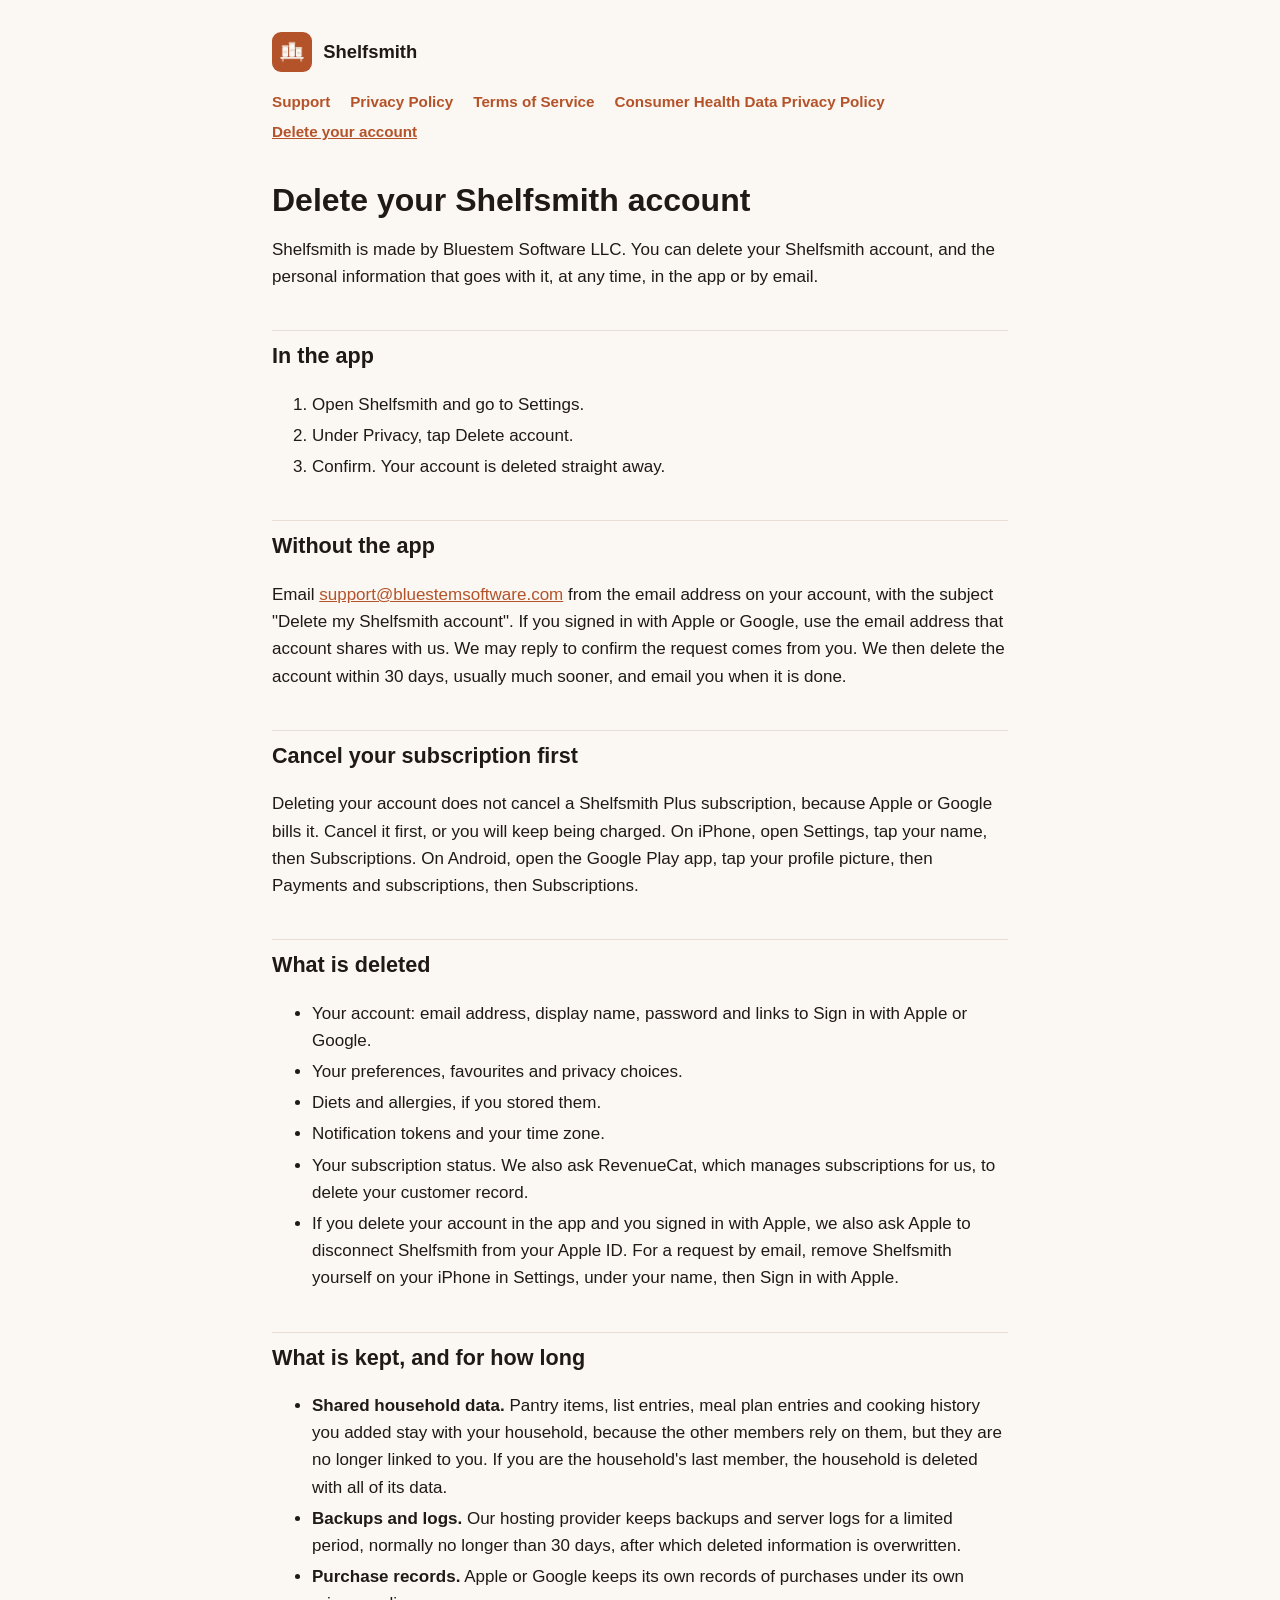
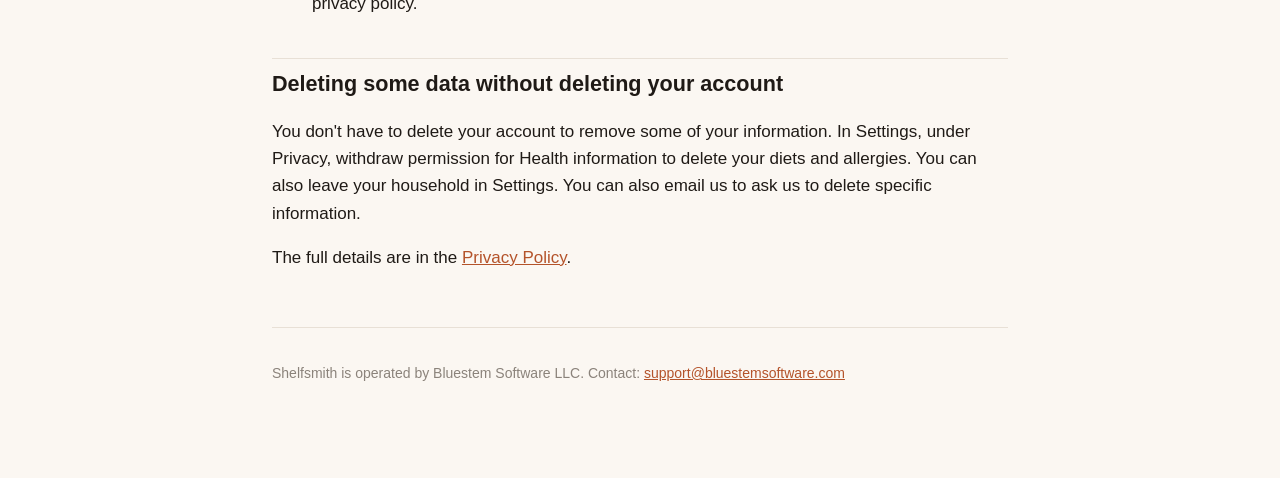
<file: shelfsmith/delete-account.html>
<!doctype html>
<html lang="en">
<head>
<meta charset="utf-8">
<meta name="viewport" content="width=device-width, initial-scale=1">
<title>Delete your account · Shelfsmith</title>
<meta name="description" content="How to delete your Shelfsmith account, with or without the app.">
<link rel="icon" href="./icon.png">
<style>
:root {
  --bg: #fbf7f2; --surface: #ffffff; --text: #1f1a16; --muted: #5f5750;
  --faint: #8b837b; --border: #e8e0d6; --primary: #b4532a; --head: #f4ede4;
}
* { box-sizing: border-box; }
html { -webkit-text-size-adjust: 100%; }
body {
  margin: 0; padding: 2rem 1.25rem 5rem;
  background: var(--bg); color: var(--text);
  font: 17px/1.6 -apple-system, BlinkMacSystemFont, "Segoe UI", Roboto, "Helvetica Neue", Arial, sans-serif;
}
header, main, footer { max-width: 46rem; margin: 0 auto; }
header { margin-bottom: 2.25rem; }
.brand { display: flex; align-items: center; gap: .7rem; text-decoration: none; color: inherit; }
.brand img { width: 40px; height: 40px; border-radius: 9px; }
.brand span { font-weight: 800; font-size: 1.15rem; }
nav { margin-top: 1.1rem; display: flex; flex-wrap: wrap; gap: .4rem 1.25rem; }
nav a { text-decoration: none; font-weight: 600; font-size: .95rem; }
nav a:hover, nav a[aria-current] { text-decoration: underline; }
a { color: var(--primary); }
h1 { font-size: 2rem; line-height: 1.2; margin: 0 0 .4rem; }
h2 { font-size: 1.35rem; margin: 2.5rem 0 .5rem; padding-top: .5rem; border-top: 1px solid var(--border); }
h3 { font-size: 1.1rem; margin: 1.5rem 0 .4rem; }
.updated { color: var(--faint); font-size: .9rem; margin: 0 0 1.5rem; }
.summary { background: var(--surface); border: 1px solid var(--border); border-radius: 12px; padding: .25rem 1.25rem; margin: 1.25rem 0; }
.table-wrap { overflow-x: auto; margin: .75rem 0; }
table { border-collapse: collapse; width: 100%; min-width: 520px; font-size: .9rem; background: var(--surface); }
th, td { text-align: left; vertical-align: top; padding: .6rem .75rem; border: 1px solid var(--border); }
th { background: var(--head); }
li { margin: .25rem 0; }
footer { margin-top: 3.5rem; padding-top: 1.25rem; border-top: 1px solid var(--border); color: var(--faint); font-size: .875rem; }
</style>
</head>
<body>
<header>
  <a class="brand" href="./index.html">
    <img src="./icon.png" alt="">
    <span>Shelfsmith</span>
  </a>
  <nav>
    <a href="./index.html">Support</a>
    <a href="./privacy.html">Privacy Policy</a>
    <a href="./terms.html">Terms of Service</a>
    <a href="./health-data.html">Consumer Health Data Privacy Policy</a>
    <a href="./delete-account.html" aria-current="page">Delete your account</a>
  </nav>
</header>
<main>
<h1>Delete your Shelfsmith account</h1>
<p>Shelfsmith is made by Bluestem Software LLC. You can delete your Shelfsmith account, and the personal information that goes with it, at any time, in the app or by email.</p>

<h2>In the app</h2>
<ol>
  <li>Open Shelfsmith and go to Settings.</li>
  <li>Under Privacy, tap Delete account.</li>
  <li>Confirm. Your account is deleted straight away.</li>
</ol>

<h2>Without the app</h2>
<p>Email <a href="mailto:support@bluestemsoftware.com?subject=Delete%20my%20Shelfsmith%20account">support@bluestemsoftware.com</a> from the email address on your account, with the subject "Delete my Shelfsmith account". If you signed in with Apple or Google, use the email address that account shares with us. We may reply to confirm the request comes from you. We then delete the account within 30 days, usually much sooner, and email you when it is done.</p>

<h2>Cancel your subscription first</h2>
<p>Deleting your account does not cancel a Shelfsmith Plus subscription, because Apple or Google bills it. Cancel it first, or you will keep being charged. On iPhone, open Settings, tap your name, then Subscriptions. On Android, open the Google Play app, tap your profile picture, then Payments and subscriptions, then Subscriptions.</p>

<h2>What is deleted</h2>
<ul>
  <li>Your account: email address, display name, password and links to Sign in with Apple or Google.</li>
  <li>Your preferences, favourites and privacy choices.</li>
  <li>Diets and allergies, if you stored them.</li>
  <li>Notification tokens and your time zone.</li>
  <li>Your subscription status. We also ask RevenueCat, which manages subscriptions for us, to delete your customer record.</li>
  <li>If you delete your account in the app and you signed in with Apple, we also ask Apple to disconnect Shelfsmith from your Apple ID. For a request by email, remove Shelfsmith yourself on your iPhone in Settings, under your name, then Sign in with Apple.</li>
</ul>

<h2>What is kept, and for how long</h2>
<ul>
  <li><strong>Shared household data.</strong> Pantry items, list entries, meal plan entries and cooking history you added stay with your household, because the other members rely on them, but they are no longer linked to you. If you are the household's last member, the household is deleted with all of its data.</li>
  <li><strong>Backups and logs.</strong> Our hosting provider keeps backups and server logs for a limited period, normally no longer than 30 days, after which deleted information is overwritten.</li>
  <li><strong>Purchase records.</strong> Apple or Google keeps its own records of purchases under its own privacy policy.</li>
</ul>

<h2>Deleting some data without deleting your account</h2>
<p>You don't have to delete your account to remove some of your information. In Settings, under Privacy, withdraw permission for Health information to delete your diets and allergies. You can also leave your household in Settings. You can also email us to ask us to delete specific information.</p>

<p>The full details are in the <a href="./privacy.html">Privacy Policy</a>.</p>
</main>
<footer>
  <p>Shelfsmith is operated by Bluestem Software LLC.
  Contact: <a href="mailto:support@bluestemsoftware.com">support@bluestemsoftware.com</a></p>
</footer>
</body>
</html>
</file>
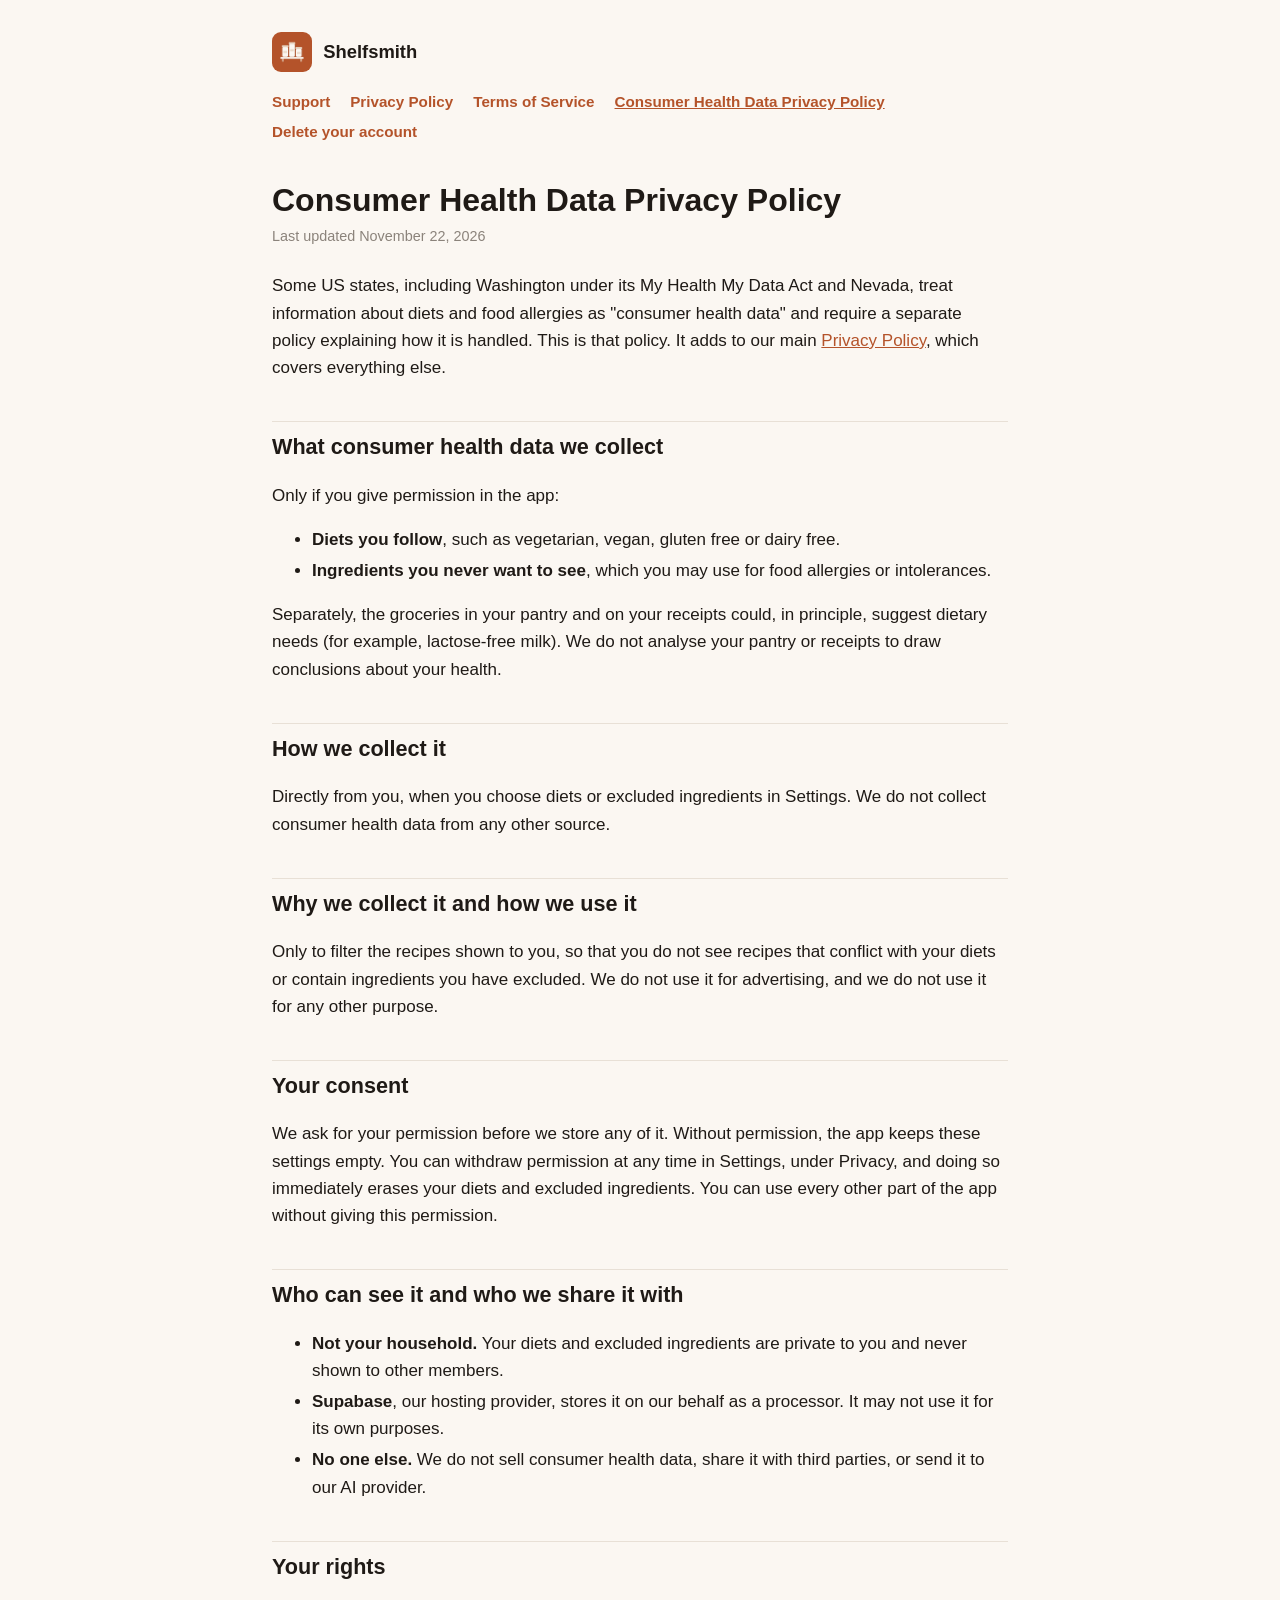
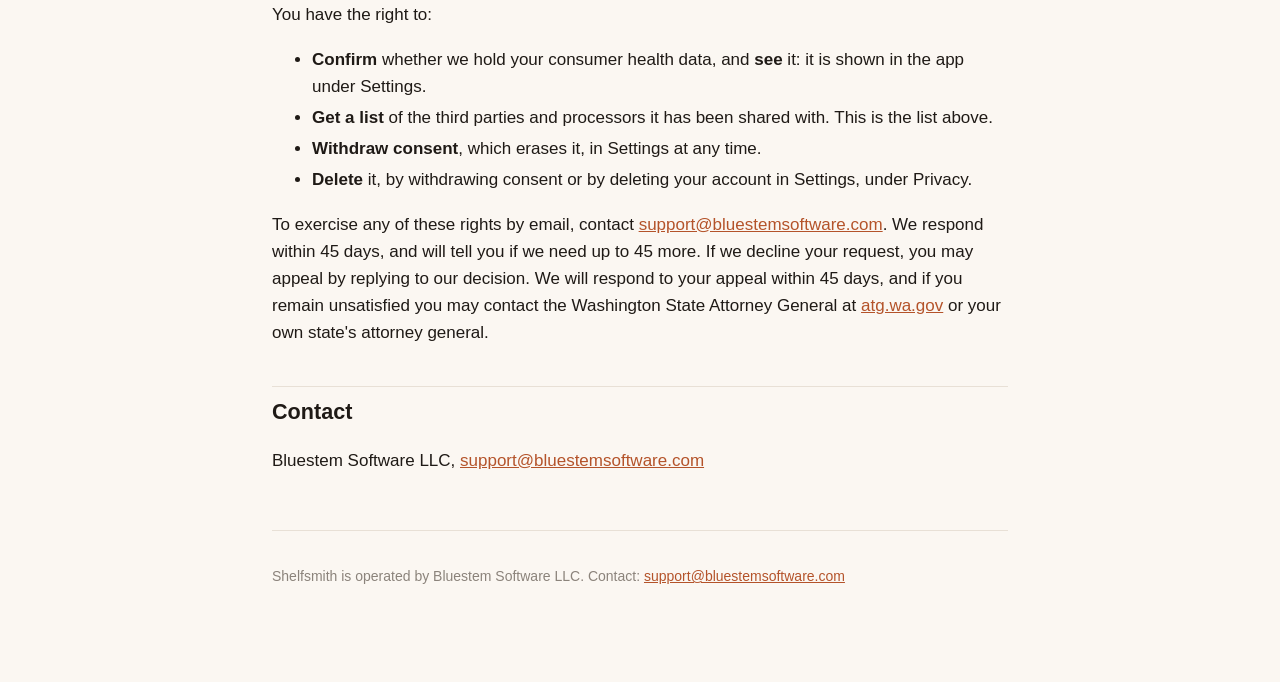
<file: shelfsmith/health-data.html>
<!doctype html>
<html lang="en">
<head>
<meta charset="utf-8">
<meta name="viewport" content="width=device-width, initial-scale=1">
<title>Consumer Health Data Privacy Policy · Shelfsmith</title>
<meta name="description" content="How Shelfsmith handles diets and allergies.">
<link rel="icon" href="./icon.png">
<style>
:root {
  --bg: #fbf7f2; --surface: #ffffff; --text: #1f1a16; --muted: #5f5750;
  --faint: #8b837b; --border: #e8e0d6; --primary: #b4532a; --head: #f4ede4;
}
* { box-sizing: border-box; }
html { -webkit-text-size-adjust: 100%; }
body {
  margin: 0; padding: 2rem 1.25rem 5rem;
  background: var(--bg); color: var(--text);
  font: 17px/1.6 -apple-system, BlinkMacSystemFont, "Segoe UI", Roboto, "Helvetica Neue", Arial, sans-serif;
}
header, main, footer { max-width: 46rem; margin: 0 auto; }
header { margin-bottom: 2.25rem; }
.brand { display: flex; align-items: center; gap: .7rem; text-decoration: none; color: inherit; }
.brand img { width: 40px; height: 40px; border-radius: 9px; }
.brand span { font-weight: 800; font-size: 1.15rem; }
nav { margin-top: 1.1rem; display: flex; flex-wrap: wrap; gap: .4rem 1.25rem; }
nav a { text-decoration: none; font-weight: 600; font-size: .95rem; }
nav a:hover, nav a[aria-current] { text-decoration: underline; }
a { color: var(--primary); }
h1 { font-size: 2rem; line-height: 1.2; margin: 0 0 .4rem; }
h2 { font-size: 1.35rem; margin: 2.5rem 0 .5rem; padding-top: .5rem; border-top: 1px solid var(--border); }
h3 { font-size: 1.1rem; margin: 1.5rem 0 .4rem; }
.updated { color: var(--faint); font-size: .9rem; margin: 0 0 1.5rem; }
.summary { background: var(--surface); border: 1px solid var(--border); border-radius: 12px; padding: .25rem 1.25rem; margin: 1.25rem 0; }
.table-wrap { overflow-x: auto; margin: .75rem 0; }
table { border-collapse: collapse; width: 100%; min-width: 520px; font-size: .9rem; background: var(--surface); }
th, td { text-align: left; vertical-align: top; padding: .6rem .75rem; border: 1px solid var(--border); }
th { background: var(--head); }
li { margin: .25rem 0; }
footer { margin-top: 3.5rem; padding-top: 1.25rem; border-top: 1px solid var(--border); color: var(--faint); font-size: .875rem; }
</style>
</head>
<body>
<header>
  <a class="brand" href="./index.html">
    <img src="./icon.png" alt="">
    <span>Shelfsmith</span>
  </a>
  <nav>
    <a href="./index.html">Support</a>
    <a href="./privacy.html">Privacy Policy</a>
    <a href="./terms.html">Terms of Service</a>
    <a href="./health-data.html" aria-current="page">Consumer Health Data Privacy Policy</a>
    <a href="./delete-account.html">Delete your account</a>
  </nav>
</header>
<main>
<h1>Consumer Health Data Privacy Policy</h1>
<p class="updated">Last updated November 22, 2026</p>

<p>Some US states, including Washington under its My Health My Data Act and Nevada, treat information about diets and food allergies as "consumer health data" and require a separate policy explaining how it is handled. This is that policy. It adds to our main <a href="./privacy.html">Privacy Policy</a>, which covers everything else.</p>

<h2>What consumer health data we collect</h2>
<p>Only if you give permission in the app:</p>
<ul>
  <li><strong>Diets you follow</strong>, such as vegetarian, vegan, gluten free or dairy free.</li>
  <li><strong>Ingredients you never want to see</strong>, which you may use for food allergies or intolerances.</li>
</ul>
<p>Separately, the groceries in your pantry and on your receipts could, in principle, suggest dietary needs (for example, lactose-free milk). We do not analyse your pantry or receipts to draw conclusions about your health.</p>

<h2>How we collect it</h2>
<p>Directly from you, when you choose diets or excluded ingredients in Settings. We do not collect consumer health data from any other source.</p>

<h2>Why we collect it and how we use it</h2>
<p>Only to filter the recipes shown to you, so that you do not see recipes that conflict with your diets or contain ingredients you have excluded. We do not use it for advertising, and we do not use it for any other purpose.</p>

<h2>Your consent</h2>
<p>We ask for your permission before we store any of it. Without permission, the app keeps these settings empty. You can withdraw permission at any time in Settings, under Privacy, and doing so immediately erases your diets and excluded ingredients. You can use every other part of the app without giving this permission.</p>

<h2>Who can see it and who we share it with</h2>
<ul>
  <li><strong>Not your household.</strong> Your diets and excluded ingredients are private to you and never shown to other members.</li>
  <li><strong>Supabase</strong>, our hosting provider, stores it on our behalf as a processor. It may not use it for its own purposes.</li>
  <li><strong>No one else.</strong> We do not sell consumer health data, share it with third parties, or send it to our AI provider.</li>
</ul>

<h2>Your rights</h2>
<p>You have the right to:</p>
<ul>
  <li><strong>Confirm</strong> whether we hold your consumer health data, and <strong>see</strong> it: it is shown in the app under Settings.</li>
  <li><strong>Get a list</strong> of the third parties and processors it has been shared with. This is the list above.</li>
  <li><strong>Withdraw consent</strong>, which erases it, in Settings at any time.</li>
  <li><strong>Delete</strong> it, by withdrawing consent or by deleting your account in Settings, under Privacy.</li>
</ul>
<p>To exercise any of these rights by email, contact <a href="mailto:support@bluestemsoftware.com">support@bluestemsoftware.com</a>. We respond within 45 days, and will tell you if we need up to 45 more. If we decline your request, you may appeal by replying to our decision. We will respond to your appeal within 45 days, and if you remain unsatisfied you may contact the Washington State Attorney General at <a href="https://www.atg.wa.gov">atg.wa.gov</a> or your own state's attorney general.</p>

<h2>Contact</h2>
<p>Bluestem Software LLC, <a href="mailto:support@bluestemsoftware.com">support@bluestemsoftware.com</a></p>
</main>
<footer>
  <p>Shelfsmith is operated by Bluestem Software LLC.
  Contact: <a href="mailto:support@bluestemsoftware.com">support@bluestemsoftware.com</a></p>
</footer>
</body>
</html>
</file>
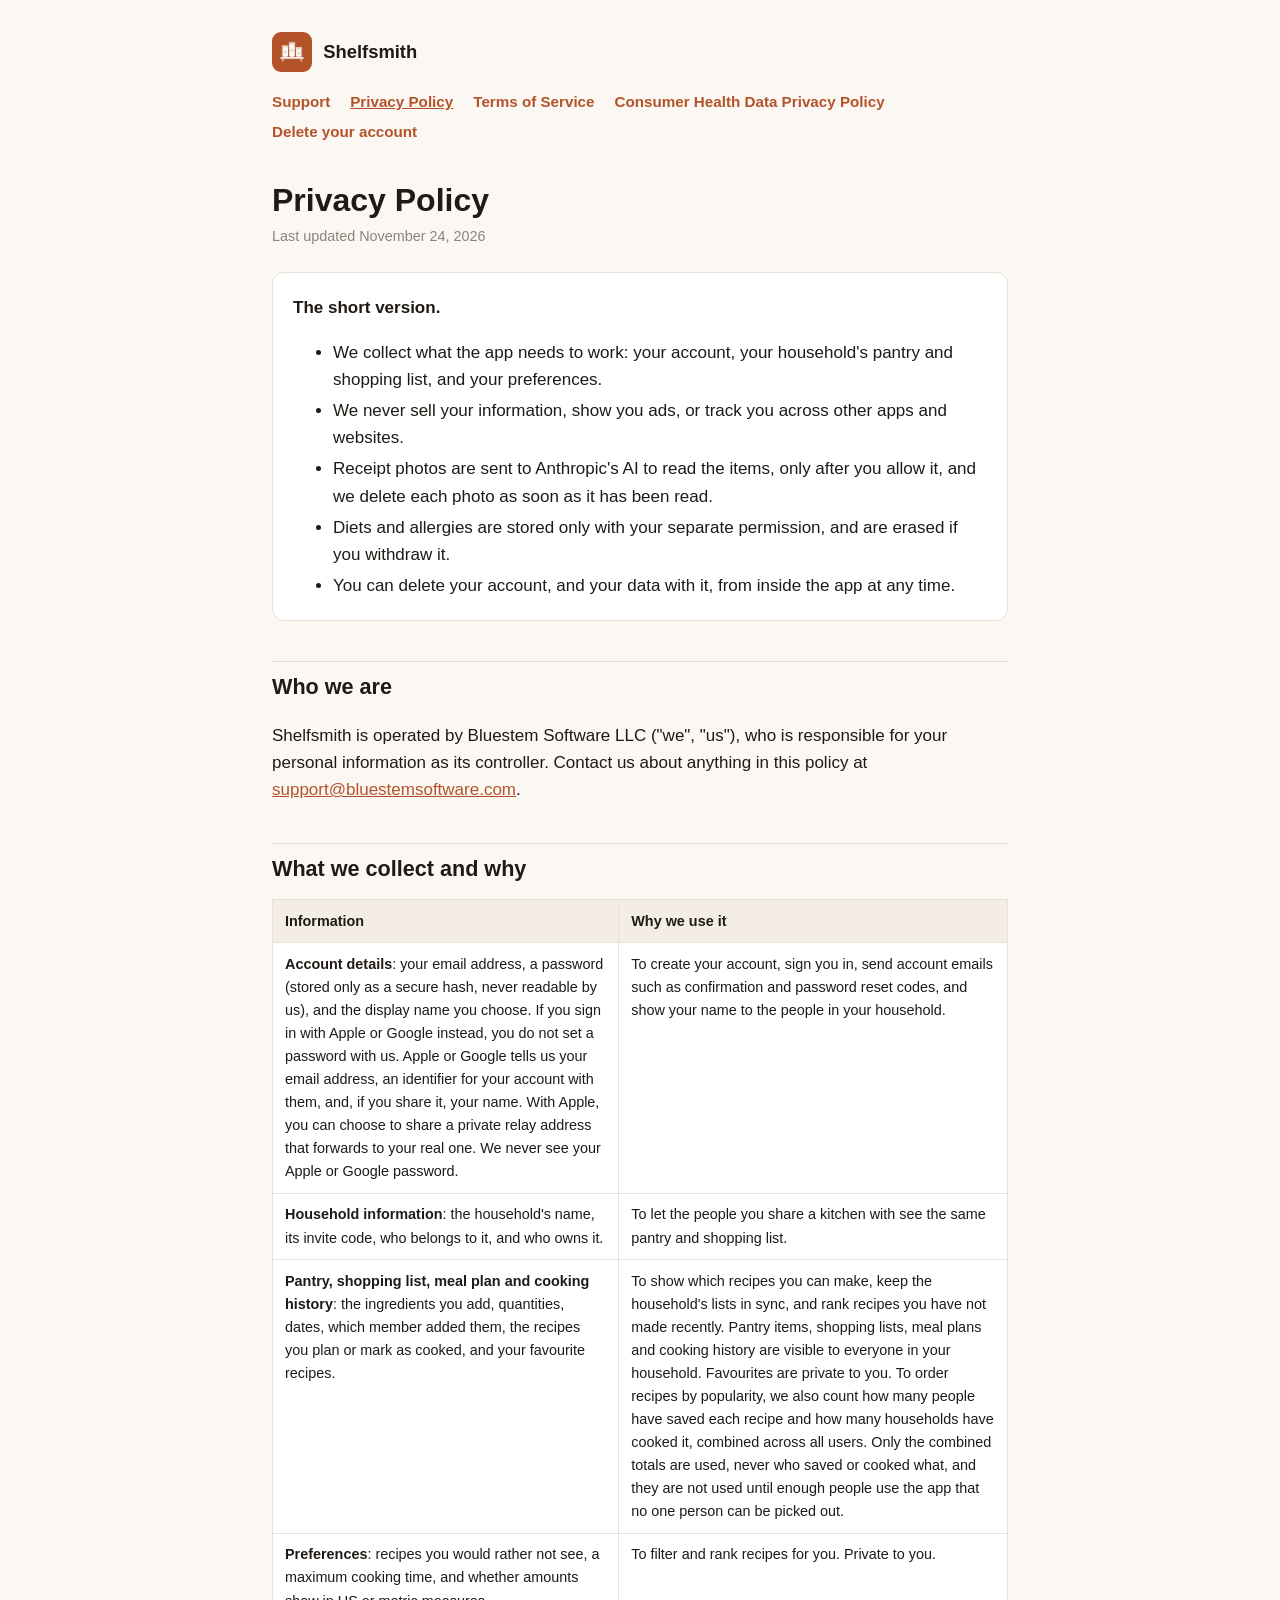
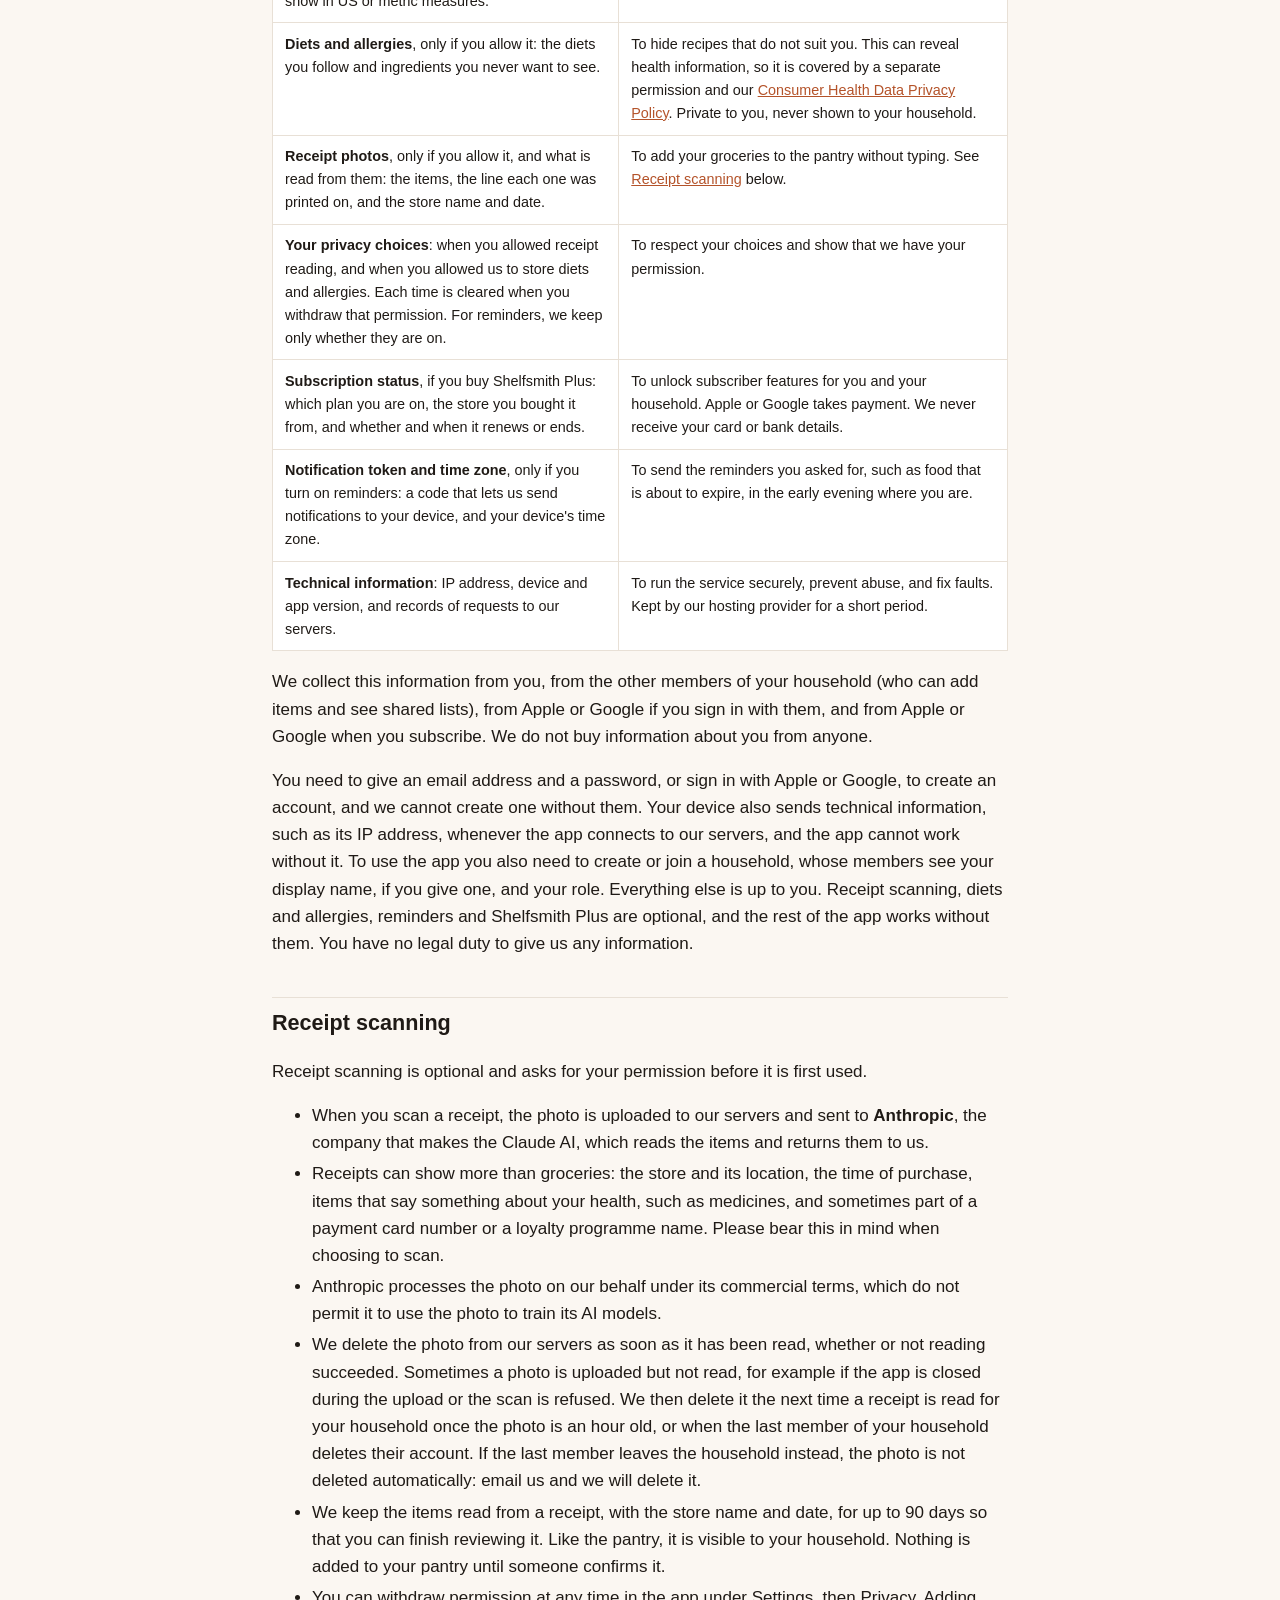
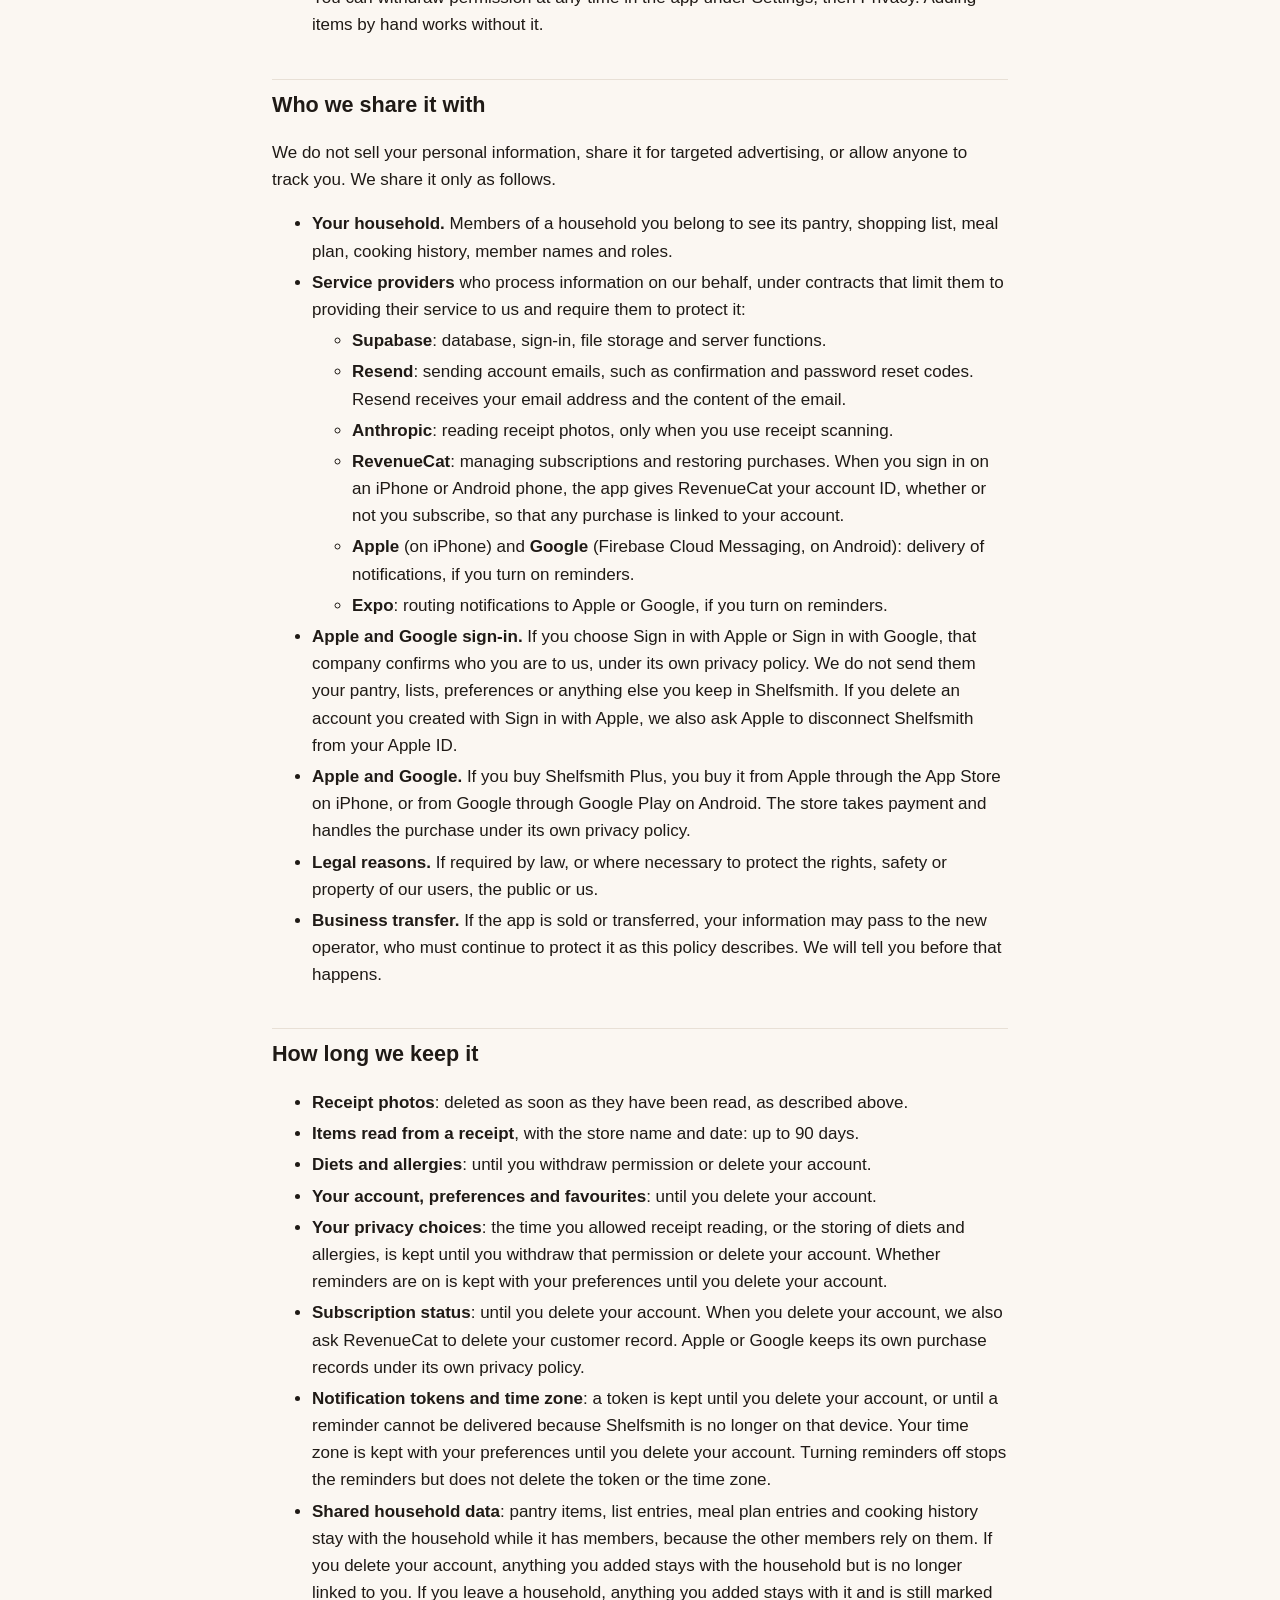
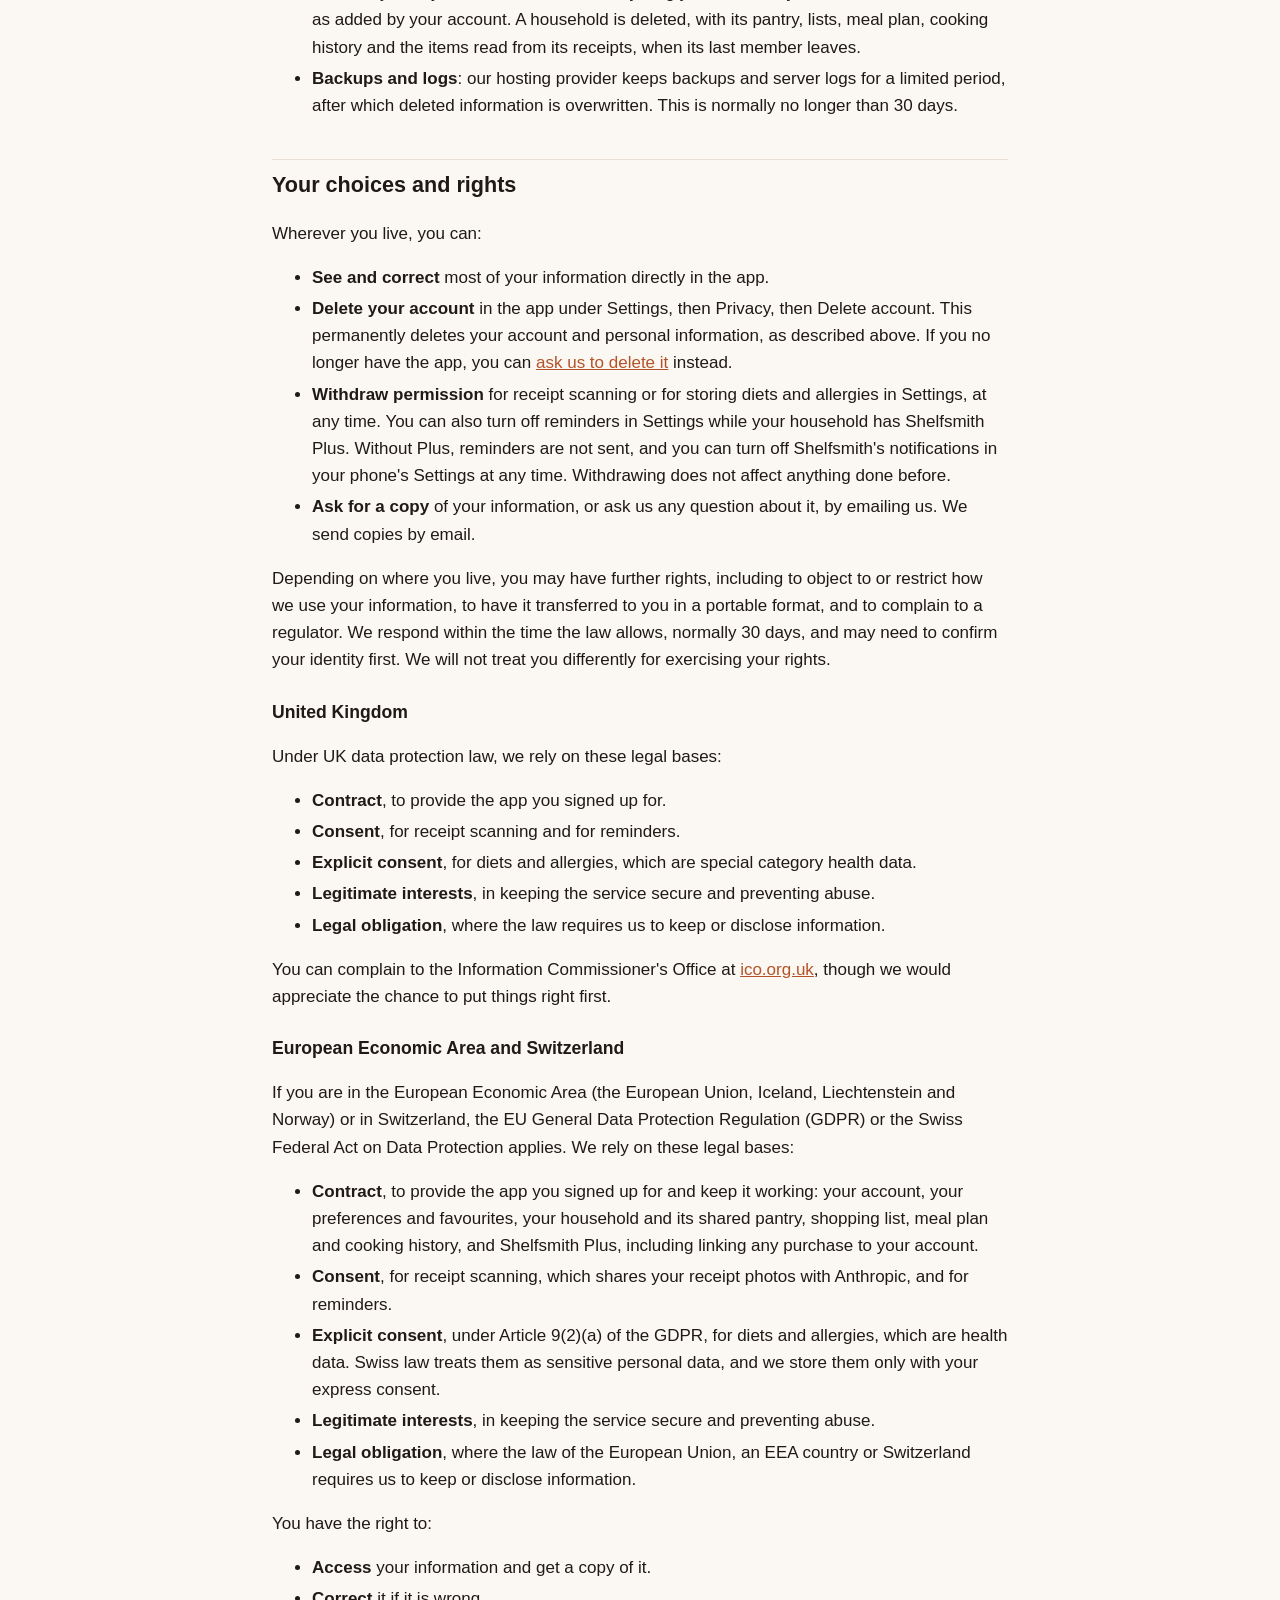
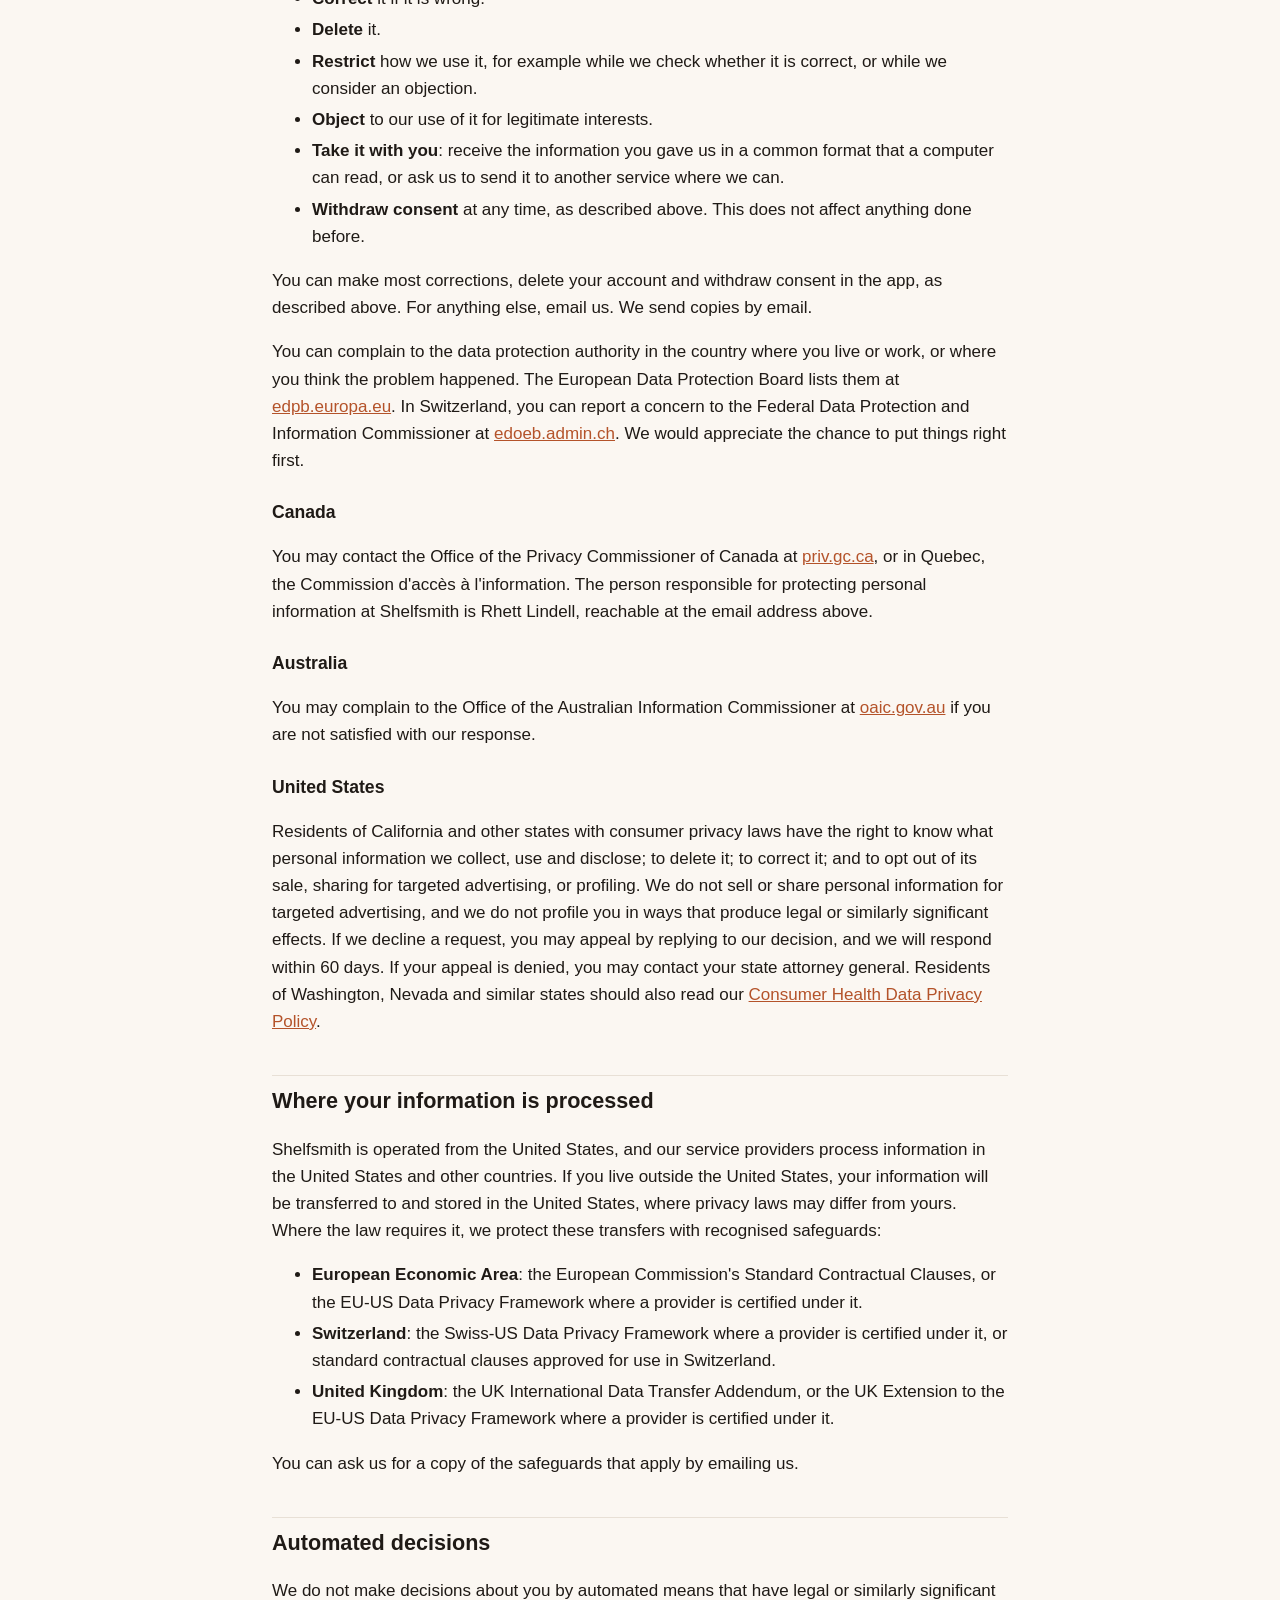
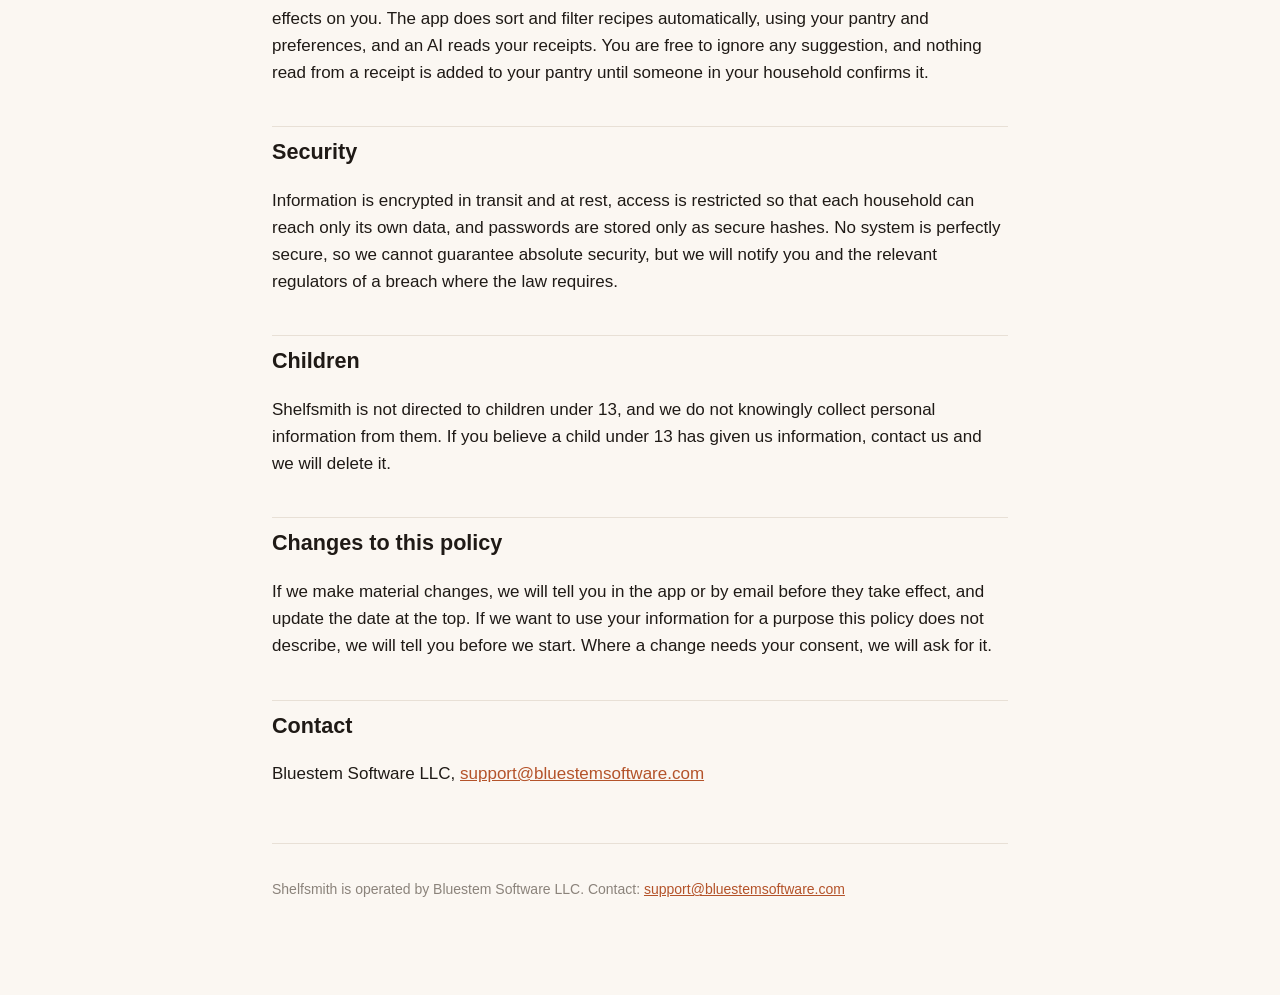
<file: shelfsmith/privacy.html>
<!doctype html>
<html lang="en">
<head>
<meta charset="utf-8">
<meta name="viewport" content="width=device-width, initial-scale=1">
<title>Privacy Policy · Shelfsmith</title>
<meta name="description" content="How Shelfsmith handles your information.">
<link rel="icon" href="./icon.png">
<style>
:root {
  --bg: #fbf7f2; --surface: #ffffff; --text: #1f1a16; --muted: #5f5750;
  --faint: #8b837b; --border: #e8e0d6; --primary: #b4532a; --head: #f4ede4;
}
* { box-sizing: border-box; }
html { -webkit-text-size-adjust: 100%; }
body {
  margin: 0; padding: 2rem 1.25rem 5rem;
  background: var(--bg); color: var(--text);
  font: 17px/1.6 -apple-system, BlinkMacSystemFont, "Segoe UI", Roboto, "Helvetica Neue", Arial, sans-serif;
}
header, main, footer { max-width: 46rem; margin: 0 auto; }
header { margin-bottom: 2.25rem; }
.brand { display: flex; align-items: center; gap: .7rem; text-decoration: none; color: inherit; }
.brand img { width: 40px; height: 40px; border-radius: 9px; }
.brand span { font-weight: 800; font-size: 1.15rem; }
nav { margin-top: 1.1rem; display: flex; flex-wrap: wrap; gap: .4rem 1.25rem; }
nav a { text-decoration: none; font-weight: 600; font-size: .95rem; }
nav a:hover, nav a[aria-current] { text-decoration: underline; }
a { color: var(--primary); }
h1 { font-size: 2rem; line-height: 1.2; margin: 0 0 .4rem; }
h2 { font-size: 1.35rem; margin: 2.5rem 0 .5rem; padding-top: .5rem; border-top: 1px solid var(--border); }
h3 { font-size: 1.1rem; margin: 1.5rem 0 .4rem; }
.updated { color: var(--faint); font-size: .9rem; margin: 0 0 1.5rem; }
.summary { background: var(--surface); border: 1px solid var(--border); border-radius: 12px; padding: .25rem 1.25rem; margin: 1.25rem 0; }
.table-wrap { overflow-x: auto; margin: .75rem 0; }
table { border-collapse: collapse; width: 100%; min-width: 520px; font-size: .9rem; background: var(--surface); }
th, td { text-align: left; vertical-align: top; padding: .6rem .75rem; border: 1px solid var(--border); }
th { background: var(--head); }
li { margin: .25rem 0; }
footer { margin-top: 3.5rem; padding-top: 1.25rem; border-top: 1px solid var(--border); color: var(--faint); font-size: .875rem; }
</style>
</head>
<body>
<header>
  <a class="brand" href="./index.html">
    <img src="./icon.png" alt="">
    <span>Shelfsmith</span>
  </a>
  <nav>
    <a href="./index.html">Support</a>
    <a href="./privacy.html" aria-current="page">Privacy Policy</a>
    <a href="./terms.html">Terms of Service</a>
    <a href="./health-data.html">Consumer Health Data Privacy Policy</a>
    <a href="./delete-account.html">Delete your account</a>
  </nav>
</header>
<main>
<h1>Privacy Policy</h1>
<p class="updated">Last updated November 24, 2026</p>

<div class="summary">
  <p><strong>The short version.</strong></p>
  <ul>
    <li>We collect what the app needs to work: your account, your household's pantry and shopping list, and your preferences.</li>
    <li>We never sell your information, show you ads, or track you across other apps and websites.</li>
    <li>Receipt photos are sent to Anthropic's AI to read the items, only after you allow it, and we delete each photo as soon as it has been read.</li>
    <li>Diets and allergies are stored only with your separate permission, and are erased if you withdraw it.</li>
    <li>You can delete your account, and your data with it, from inside the app at any time.</li>
  </ul>
</div>

<h2>Who we are</h2>
<p>Shelfsmith is operated by Bluestem Software LLC ("we", "us"), who is responsible for your personal information as its controller. Contact us about anything in this policy at <a href="mailto:support@bluestemsoftware.com">support@bluestemsoftware.com</a>.</p>

<h2>What we collect and why</h2>

<div class="table-wrap">
<table>
  <tr><th>Information</th><th>Why we use it</th></tr>
  <tr>
    <td><strong>Account details</strong>: your email address, a password (stored only as a secure hash, never readable by us), and the display name you choose. If you sign in with Apple or Google instead, you do not set a password with us. Apple or Google tells us your email address, an identifier for your account with them, and, if you share it, your name. With Apple, you can choose to share a private relay address that forwards to your real one. We never see your Apple or Google password.</td>
    <td>To create your account, sign you in, send account emails such as confirmation and password reset codes, and show your name to the people in your household.</td>
  </tr>
  <tr>
    <td><strong>Household information</strong>: the household's name, its invite code, who belongs to it, and who owns it.</td>
    <td>To let the people you share a kitchen with see the same pantry and shopping list.</td>
  </tr>
  <tr>
    <td><strong>Pantry, shopping list, meal plan and cooking history</strong>: the ingredients you add, quantities, dates, which member added them, the recipes you plan or mark as cooked, and your favourite recipes.</td>
    <td>To show which recipes you can make, keep the household's lists in sync, and rank recipes you have not made recently. Pantry items, shopping lists, meal plans and cooking history are visible to everyone in your household. Favourites are private to you. To order recipes by popularity, we also count how many people have saved each recipe and how many households have cooked it, combined across all users. Only the combined totals are used, never who saved or cooked what, and they are not used until enough people use the app that no one person can be picked out.</td>
  </tr>
  <tr>
    <td><strong>Preferences</strong>: recipes you would rather not see, a maximum cooking time, and whether amounts show in US or metric measures.</td>
    <td>To filter and rank recipes for you. Private to you.</td>
  </tr>
  <tr>
    <td><strong>Diets and allergies</strong>, only if you allow it: the diets you follow and ingredients you never want to see.</td>
    <td>To hide recipes that do not suit you. This can reveal health information, so it is covered by a separate permission and our <a href="./health-data.html">Consumer Health Data Privacy Policy</a>. Private to you, never shown to your household.</td>
  </tr>
  <tr>
    <td><strong>Receipt photos</strong>, only if you allow it, and what is read from them: the items, the line each one was printed on, and the store name and date.</td>
    <td>To add your groceries to the pantry without typing. See <a href="#receipts">Receipt scanning</a> below.</td>
  </tr>
  <tr>
    <td><strong>Your privacy choices</strong>: when you allowed receipt reading, and when you allowed us to store diets and allergies. Each time is cleared when you withdraw that permission. For reminders, we keep only whether they are on.</td>
    <td>To respect your choices and show that we have your permission.</td>
  </tr>
  <tr>
    <td><strong>Subscription status</strong>, if you buy Shelfsmith Plus: which plan you are on, the store you bought it from, and whether and when it renews or ends.</td>
    <td>To unlock subscriber features for you and your household. Apple or Google takes payment. We never receive your card or bank details.</td>
  </tr>
  <tr>
    <td><strong>Notification token and time zone</strong>, only if you turn on reminders: a code that lets us send notifications to your device, and your device's time zone.</td>
    <td>To send the reminders you asked for, such as food that is about to expire, in the early evening where you are.</td>
  </tr>
  <tr>
    <td><strong>Technical information</strong>: IP address, device and app version, and records of requests to our servers.</td>
    <td>To run the service securely, prevent abuse, and fix faults. Kept by our hosting provider for a short period.</td>
  </tr>
</table>
</div>

<p>We collect this information from you, from the other members of your household (who can add items and see shared lists), from Apple or Google if you sign in with them, and from Apple or Google when you subscribe. We do not buy information about you from anyone.</p>

<p>You need to give an email address and a password, or sign in with Apple or Google, to create an account, and we cannot create one without them. Your device also sends technical information, such as its IP address, whenever the app connects to our servers, and the app cannot work without it. To use the app you also need to create or join a household, whose members see your display name, if you give one, and your role. Everything else is up to you. Receipt scanning, diets and allergies, reminders and Shelfsmith Plus are optional, and the rest of the app works without them. You have no legal duty to give us any information.</p>

<h2 id="receipts">Receipt scanning</h2>
<p>Receipt scanning is optional and asks for your permission before it is first used.</p>
<ul>
  <li>When you scan a receipt, the photo is uploaded to our servers and sent to <strong>Anthropic</strong>, the company that makes the Claude AI, which reads the items and returns them to us.</li>
  <li>Receipts can show more than groceries: the store and its location, the time of purchase, items that say something about your health, such as medicines, and sometimes part of a payment card number or a loyalty programme name. Please bear this in mind when choosing to scan.</li>
  <li>Anthropic processes the photo on our behalf under its commercial terms, which do not permit it to use the photo to train its AI models.</li>
  <li>We delete the photo from our servers as soon as it has been read, whether or not reading succeeded. Sometimes a photo is uploaded but not read, for example if the app is closed during the upload or the scan is refused. We then delete it the next time a receipt is read for your household once the photo is an hour old, or when the last member of your household deletes their account. If the last member leaves the household instead, the photo is not deleted automatically: email us and we will delete it.</li>
  <li>We keep the items read from a receipt, with the store name and date, for up to 90 days so that you can finish reviewing it. Like the pantry, it is visible to your household. Nothing is added to your pantry until someone confirms it.</li>
  <li>You can withdraw permission at any time in the app under Settings, then Privacy. Adding items by hand works without it.</li>
</ul>

<h2>Who we share it with</h2>
<p>We do not sell your personal information, share it for targeted advertising, or allow anyone to track you. We share it only as follows.</p>
<ul>
  <li><strong>Your household.</strong> Members of a household you belong to see its pantry, shopping list, meal plan, cooking history, member names and roles.</li>
  <li><strong>Service providers</strong> who process information on our behalf, under contracts that limit them to providing their service to us and require them to protect it:
    <ul>
      <li><strong>Supabase</strong>: database, sign-in, file storage and server functions.</li>
      <li><strong>Resend</strong>: sending account emails, such as confirmation and password reset codes. Resend receives your email address and the content of the email.</li>
      <li><strong>Anthropic</strong>: reading receipt photos, only when you use receipt scanning.</li>
      <li><strong>RevenueCat</strong>: managing subscriptions and restoring purchases. When you sign in on an iPhone or Android phone, the app gives RevenueCat your account ID, whether or not you subscribe, so that any purchase is linked to your account.</li>
      <li><strong>Apple</strong> (on iPhone) and <strong>Google</strong> (Firebase Cloud Messaging, on Android): delivery of notifications, if you turn on reminders.</li>
      <li><strong>Expo</strong>: routing notifications to Apple or Google, if you turn on reminders.</li>
    </ul>
  </li>
  <li><strong>Apple and Google sign-in.</strong> If you choose Sign in with Apple or Sign in with Google, that company confirms who you are to us, under its own privacy policy. We do not send them your pantry, lists, preferences or anything else you keep in Shelfsmith. If you delete an account you created with Sign in with Apple, we also ask Apple to disconnect Shelfsmith from your Apple ID.</li>
  <li><strong>Apple and Google.</strong> If you buy Shelfsmith Plus, you buy it from Apple through the App Store on iPhone, or from Google through Google Play on Android. The store takes payment and handles the purchase under its own privacy policy.</li>
  <li><strong>Legal reasons.</strong> If required by law, or where necessary to protect the rights, safety or property of our users, the public or us.</li>
  <li><strong>Business transfer.</strong> If the app is sold or transferred, your information may pass to the new operator, who must continue to protect it as this policy describes. We will tell you before that happens.</li>
</ul>

<h2>How long we keep it</h2>
<ul>
  <li><strong>Receipt photos</strong>: deleted as soon as they have been read, as described above.</li>
  <li><strong>Items read from a receipt</strong>, with the store name and date: up to 90 days.</li>
  <li><strong>Diets and allergies</strong>: until you withdraw permission or delete your account.</li>
  <li><strong>Your account, preferences and favourites</strong>: until you delete your account.</li>
  <li><strong>Your privacy choices</strong>: the time you allowed receipt reading, or the storing of diets and allergies, is kept until you withdraw that permission or delete your account. Whether reminders are on is kept with your preferences until you delete your account.</li>
  <li><strong>Subscription status</strong>: until you delete your account. When you delete your account, we also ask RevenueCat to delete your customer record. Apple or Google keeps its own purchase records under its own privacy policy.</li>
  <li><strong>Notification tokens and time zone</strong>: a token is kept until you delete your account, or until a reminder cannot be delivered because Shelfsmith is no longer on that device. Your time zone is kept with your preferences until you delete your account. Turning reminders off stops the reminders but does not delete the token or the time zone.</li>
  <li><strong>Shared household data</strong>: pantry items, list entries, meal plan entries and cooking history stay with the household while it has members, because the other members rely on them. If you delete your account, anything you added stays with the household but is no longer linked to you. If you leave a household, anything you added stays with it and is still marked as added by your account. A household is deleted, with its pantry, lists, meal plan, cooking history and the items read from its receipts, when its last member leaves.</li>
  <li><strong>Backups and logs</strong>: our hosting provider keeps backups and server logs for a limited period, after which deleted information is overwritten. This is normally no longer than 30 days.</li>
</ul>

<h2>Your choices and rights</h2>
<p>Wherever you live, you can:</p>
<ul>
  <li><strong>See and correct</strong> most of your information directly in the app.</li>
  <li><strong>Delete your account</strong> in the app under Settings, then Privacy, then Delete account. This permanently deletes your account and personal information, as described above. If you no longer have the app, you can <a href="./delete-account.html">ask us to delete it</a> instead.</li>
  <li><strong>Withdraw permission</strong> for receipt scanning or for storing diets and allergies in Settings, at any time. You can also turn off reminders in Settings while your household has Shelfsmith Plus. Without Plus, reminders are not sent, and you can turn off Shelfsmith's notifications in your phone's Settings at any time. Withdrawing does not affect anything done before.</li>
  <li><strong>Ask for a copy</strong> of your information, or ask us any question about it, by emailing us. We send copies by email.</li>
</ul>
<p>Depending on where you live, you may have further rights, including to object to or restrict how we use your information, to have it transferred to you in a portable format, and to complain to a regulator. We respond within the time the law allows, normally 30 days, and may need to confirm your identity first. We will not treat you differently for exercising your rights.</p>

<h3>United Kingdom</h3>
<p>Under UK data protection law, we rely on these legal bases:</p>
<ul>
  <li><strong>Contract</strong>, to provide the app you signed up for.</li>
  <li><strong>Consent</strong>, for receipt scanning and for reminders.</li>
  <li><strong>Explicit consent</strong>, for diets and allergies, which are special category health data.</li>
  <li><strong>Legitimate interests</strong>, in keeping the service secure and preventing abuse.</li>
  <li><strong>Legal obligation</strong>, where the law requires us to keep or disclose information.</li>
</ul>
<p>You can complain to the Information Commissioner's Office at <a href="https://ico.org.uk">ico.org.uk</a>, though we would appreciate the chance to put things right first.</p>

<h3>European Economic Area and Switzerland</h3>
<p>If you are in the European Economic Area (the European Union, Iceland, Liechtenstein and Norway) or in Switzerland, the EU General Data Protection Regulation (GDPR) or the Swiss Federal Act on Data Protection applies. We rely on these legal bases:</p>
<ul>
  <li><strong>Contract</strong>, to provide the app you signed up for and keep it working: your account, your preferences and favourites, your household and its shared pantry, shopping list, meal plan and cooking history, and Shelfsmith Plus, including linking any purchase to your account.</li>
  <li><strong>Consent</strong>, for receipt scanning, which shares your receipt photos with Anthropic, and for reminders.</li>
  <li><strong>Explicit consent</strong>, under Article 9(2)(a) of the GDPR, for diets and allergies, which are health data. Swiss law treats them as sensitive personal data, and we store them only with your express consent.</li>
  <li><strong>Legitimate interests</strong>, in keeping the service secure and preventing abuse.</li>
  <li><strong>Legal obligation</strong>, where the law of the European Union, an EEA country or Switzerland requires us to keep or disclose information.</li>
</ul>
<p>You have the right to:</p>
<ul>
  <li><strong>Access</strong> your information and get a copy of it.</li>
  <li><strong>Correct</strong> it if it is wrong.</li>
  <li><strong>Delete</strong> it.</li>
  <li><strong>Restrict</strong> how we use it, for example while we check whether it is correct, or while we consider an objection.</li>
  <li><strong>Object</strong> to our use of it for legitimate interests.</li>
  <li><strong>Take it with you</strong>: receive the information you gave us in a common format that a computer can read, or ask us to send it to another service where we can.</li>
  <li><strong>Withdraw consent</strong> at any time, as described above. This does not affect anything done before.</li>
</ul>
<p>You can make most corrections, delete your account and withdraw consent in the app, as described above. For anything else, email us. We send copies by email.</p>
<p>You can complain to the data protection authority in the country where you live or work, or where you think the problem happened. The European Data Protection Board lists them at <a href="https://www.edpb.europa.eu/about-edpb/about-edpb/members_en">edpb.europa.eu</a>. In Switzerland, you can report a concern to the Federal Data Protection and Information Commissioner at <a href="https://www.edoeb.admin.ch">edoeb.admin.ch</a>. We would appreciate the chance to put things right first.</p>

<h3>Canada</h3>
<p>You may contact the Office of the Privacy Commissioner of Canada at <a href="https://www.priv.gc.ca">priv.gc.ca</a>, or in Quebec, the Commission d'accès à l'information. The person responsible for protecting personal information at Shelfsmith is Rhett Lindell, reachable at the email address above.</p>

<h3>Australia</h3>
<p>You may complain to the Office of the Australian Information Commissioner at <a href="https://www.oaic.gov.au">oaic.gov.au</a> if you are not satisfied with our response.</p>

<h3>United States</h3>
<p>Residents of California and other states with consumer privacy laws have the right to know what personal information we collect, use and disclose; to delete it; to correct it; and to opt out of its sale, sharing for targeted advertising, or profiling. We do not sell or share personal information for targeted advertising, and we do not profile you in ways that produce legal or similarly significant effects. If we decline a request, you may appeal by replying to our decision, and we will respond within 60 days. If your appeal is denied, you may contact your state attorney general. Residents of Washington, Nevada and similar states should also read our <a href="./health-data.html">Consumer Health Data Privacy Policy</a>.</p>

<h2>Where your information is processed</h2>
<p>Shelfsmith is operated from the United States, and our service providers process information in the United States and other countries. If you live outside the United States, your information will be transferred to and stored in the United States, where privacy laws may differ from yours. Where the law requires it, we protect these transfers with recognised safeguards:</p>
<ul>
  <li><strong>European Economic Area</strong>: the European Commission's Standard Contractual Clauses, or the EU-US Data Privacy Framework where a provider is certified under it.</li>
  <li><strong>Switzerland</strong>: the Swiss-US Data Privacy Framework where a provider is certified under it, or standard contractual clauses approved for use in Switzerland.</li>
  <li><strong>United Kingdom</strong>: the UK International Data Transfer Addendum, or the UK Extension to the EU-US Data Privacy Framework where a provider is certified under it.</li>
</ul>
<p>You can ask us for a copy of the safeguards that apply by emailing us.</p>

<h2>Automated decisions</h2>
<p>We do not make decisions about you by automated means that have legal or similarly significant effects on you. The app does sort and filter recipes automatically, using your pantry and preferences, and an AI reads your receipts. You are free to ignore any suggestion, and nothing read from a receipt is added to your pantry until someone in your household confirms it.</p>

<h2>Security</h2>
<p>Information is encrypted in transit and at rest, access is restricted so that each household can reach only its own data, and passwords are stored only as secure hashes. No system is perfectly secure, so we cannot guarantee absolute security, but we will notify you and the relevant regulators of a breach where the law requires.</p>

<h2>Children</h2>
<p>Shelfsmith is not directed to children under 13, and we do not knowingly collect personal information from them. If you believe a child under 13 has given us information, contact us and we will delete it.</p>

<h2>Changes to this policy</h2>
<p>If we make material changes, we will tell you in the app or by email before they take effect, and update the date at the top. If we want to use your information for a purpose this policy does not describe, we will tell you before we start. Where a change needs your consent, we will ask for it.</p>

<h2>Contact</h2>
<p>Bluestem Software LLC, <a href="mailto:support@bluestemsoftware.com">support@bluestemsoftware.com</a></p>
</main>
<footer>
  <p>Shelfsmith is operated by Bluestem Software LLC.
  Contact: <a href="mailto:support@bluestemsoftware.com">support@bluestemsoftware.com</a></p>
</footer>
</body>
</html>
</file>
<file: styles.css>
:root{
  --bg:#06080c; --bg2:#0b0f15; --panel:#0e1219; --line:#1c2431; --line2:#2a3547;
  --text:#eef2f8; --muted:#9fabbd; --blue:#7db4ee; --blue-d:#2f5d8a; --copper:#f0b27a;
  --r:20px;
  --font: ui-sans-serif, system-ui, -apple-system, "Segoe UI Variable Display", "Segoe UI", Roboto, sans-serif;
  --mono: ui-monospace, "Cascadia Code", "SF Mono", Menlo, Consolas, monospace;
}
*{box-sizing:border-box}
html{scroll-behavior:smooth}
body{margin:0;background:var(--bg);color:var(--text);font:17px/1.6 var(--font);-webkit-font-smoothing:antialiased}
a{color:inherit}
img{max-width:100%}
.wrap{max-width:1180px;margin:0 auto;padding:0 20px}
:focus-visible{outline:3px solid var(--blue);outline-offset:3px;border-radius:6px}
.skip{position:absolute;left:12px;top:-70px;background:#fff;color:#000;padding:10px 16px;border-radius:10px;font-weight:700;z-index:99;text-decoration:none}
.skip:focus{top:12px}
.sr{position:absolute;width:1px;height:1px;overflow:hidden;clip:rect(0 0 0 0);white-space:nowrap}

/* Nav */
.nav{position:sticky;top:0;z-index:30;backdrop-filter:saturate(1.4) blur(14px);background:rgba(6,8,12,.72);border-bottom:1px solid var(--line)}
.nav .wrap{display:flex;align-items:center;justify-content:space-between;height:64px;gap:16px}
.brand{display:flex;align-items:center;gap:10px;font-weight:700;letter-spacing:-.01em;text-decoration:none}
.brand img{width:28px;height:28px;border-radius:8px}
.links{display:flex;gap:26px;align-items:center}
.links a{color:var(--muted);text-decoration:none;font-size:.95rem}
.links a:hover{color:var(--text)}
.pill{display:inline-flex;align-items:center;gap:8px;padding:9px 16px;border-radius:999px;background:var(--text);color:#06080c !important;font-weight:650;font-size:.92rem;text-decoration:none}
.pill:hover{background:#fff}
@media(max-width:760px){.links a:not(.pill){display:none}}

/* Hero */
.hero{position:relative;overflow:hidden;padding:84px 0 40px;text-align:center;isolation:isolate}
.hero::before{content:"";position:absolute;inset:-20% -10% auto;height:760px;z-index:-2;
  background:
    radial-gradient(520px 320px at 22% 18%, rgba(47,93,138,.55), transparent 70%),
    radial-gradient(520px 340px at 78% 12%, rgba(240,178,122,.26), transparent 70%),
    radial-gradient(700px 400px at 50% 60%, rgba(125,180,238,.14), transparent 70%)}
.hero::after{content:"";position:absolute;inset:0;z-index:-1;opacity:.5;
  background-image:linear-gradient(var(--line) 1px,transparent 1px),linear-gradient(90deg,var(--line) 1px,transparent 1px);
  background-size:64px 64px;
  -webkit-mask-image:radial-gradient(ellipse 70% 60% at 50% 20%,#000 20%,transparent 75%);mask-image:radial-gradient(ellipse 70% 60% at 50% 20%,#000 20%,transparent 75%)}
.chip{display:inline-flex;align-items:center;gap:10px;padding:7px 8px 7px 14px;border:1px solid var(--line2);border-radius:999px;background:rgba(14,18,25,.7);font-size:.88rem;color:var(--muted);text-decoration:none}
.chip b{color:var(--text);font-weight:600}
.chip .dot{width:7px;height:7px;border-radius:50%;background:#4ade80;box-shadow:0 0 0 4px rgba(74,222,128,.15)}
.chip .go{background:var(--line);color:var(--text);padding:3px 10px;border-radius:999px;font-size:.8rem}
h1{font-size:clamp(2.6rem,7.4vw,5.6rem);line-height:1.02;letter-spacing:-.04em;margin:26px auto 20px;max-width:15ch;font-weight:760;
   background:linear-gradient(180deg,#fff 30%,#9fb4d0);-webkit-background-clip:text;background-clip:text;color:transparent}
.lead{font-size:clamp(1.05rem,2vw,1.3rem);color:var(--muted);max-width:40em;margin:0 auto}
.cta{display:flex;gap:12px;justify-content:center;flex-wrap:wrap;margin:34px 0 0}
.btn{display:inline-flex;align-items:center;gap:8px;padding:13px 22px;border-radius:12px;font-weight:650;text-decoration:none;border:1px solid var(--line2);background:var(--panel)}
.btn:hover{border-color:var(--blue)}
.btn.primary{background:linear-gradient(180deg,#8fc0f4,#6aa6e6);color:#06101c;border-color:transparent;box-shadow:0 8px 30px -8px rgba(125,180,238,.6)}
.btn.primary:hover{filter:brightness(1.06)}

/* Phones */
.phones{display:flex;justify-content:center;align-items:flex-end;gap:0;margin:64px auto 90px;max-width:900px;perspective:1400px}
.phone{width:min(270px,30vw);border-radius:38px;padding:7px;background:linear-gradient(160deg,#2b3340,#10141b);box-shadow:0 40px 80px -20px rgba(0,0,0,.8),0 0 0 1px #2c3544 inset}
.phone img{display:block;width:100%;border-radius:31px;height:auto}
.phones .phone:nth-child(1){transform:translateX(18%) rotate(-7deg) translateY(30px);z-index:1}
.phones .phone:nth-child(2){transform:translateY(-10px);z-index:3;width:min(300px,34vw)}
.phones .phone:nth-child(3){transform:translateX(-18%) rotate(7deg) translateY(30px);z-index:1}
.phones-fade{display:none}
@media(max-width:640px){.phones .phone:nth-child(1),.phones .phone:nth-child(3){display:none}.phone,.phones .phone:nth-child(2){width:min(280px,72vw)}}

.trust{display:flex;flex-wrap:wrap;justify-content:center;gap:10px 34px;padding:22px 0 8px;color:var(--muted);font-family:var(--mono);font-size:.8rem;letter-spacing:.06em;text-transform:uppercase}
.trust span::before{content:"/";color:var(--blue);margin-right:10px}

/* Sections */
section{padding:96px 0}
.eyebrow{font-family:var(--mono);font-size:.8rem;letter-spacing:.14em;text-transform:uppercase;color:var(--blue);margin:0 0 14px}
h2{font-size:clamp(2rem,4.6vw,3.4rem);line-height:1.08;letter-spacing:-.03em;margin:0 0 16px;font-weight:720;max-width:18ch}
.sub{color:var(--muted);max-width:38em;margin:0 0 44px;font-size:1.1rem}

/* App bento */
.bento{display:grid;gap:16px;grid-template-columns:repeat(12,1fr)}
.tile{position:relative;overflow:hidden;border:1px solid var(--line);border-radius:var(--r);background:var(--panel);padding:30px;display:flex;flex-direction:column;min-height:480px;isolation:isolate;transition:border-color .25s,transform .25s}
.tile:hover{border-color:var(--line2);transform:translateY(-3px)}
.t-rs{grid-column:span 7}.t-ss{grid-column:span 5}.t-oa{grid-column:span 12;min-height:420px}
@media(max-width:900px){.t-rs,.t-ss,.t-oa{grid-column:span 12}}
.glow{position:absolute;z-index:-1;width:520px;height:520px;border-radius:50%;filter:blur(90px);opacity:.5;pointer-events:none}
.t-rs .glow{background:#d96a22;right:-120px;bottom:-200px;opacity:.38}
.t-ss .glow{background:#b4532a;left:-60px;bottom:-240px;opacity:.5}
.t-oa .glow{background:radial-gradient(circle,#c026d3,#2563eb 60%,transparent 70%);right:-60px;top:-200px;opacity:.5;width:640px}
.app-head{display:flex;align-items:center;gap:14px;margin-bottom:18px}
.app-head img{width:56px;height:56px;border-radius:14px;box-shadow:0 6px 20px rgba(0,0,0,.5),0 0 0 1px rgba(255,255,255,.08)}
.app-head h3{margin:0;font-size:1.5rem;letter-spacing:-.02em;line-height:1.1}
.status{display:inline-flex;align-items:center;gap:7px;font-family:var(--mono);font-size:.72rem;letter-spacing:.08em;text-transform:uppercase;color:#bfe9cf;margin-top:4px}
.status::before{content:"";width:6px;height:6px;border-radius:50%;background:#4ade80}
.status.beta{color:#ffd9b0}.status.beta::before{background:var(--copper)}
.status.soon{color:#cfd8ff}.status.soon::before{background:#818cf8}
.tile p{color:#c3cddb;max-width:30em;margin:0 0 20px}
.tile .btn{align-self:flex-start;margin-top:auto}
.tile-body{display:grid;gap:20px;flex:1}
.t-rs .shot,.t-ss .shot{position:absolute;right:30px;bottom:-60px;width:210px}
.t-rs,.t-ss{min-height:600px}
.t-rs .row,.t-ss .row{flex-direction:column;align-items:flex-start;gap:2px;margin-top:0}
.t-rs .shot{right:36px;width:230px;transform:rotate(4deg)}
.t-ss .shot{right:16px;width:172px;transform:rotate(-4deg);bottom:-70px}
.t-rs p,.t-rs .links-row,.t-ss p{max-width:19em}
@media(max-width:900px){.t-rs,.t-ss{min-height:0}.t-rs p,.t-ss p{max-width:30em}.tile{min-height:0;padding-bottom:30px}.t-rs .shot,.t-ss .shot{position:relative;right:auto;bottom:auto;transform:none;margin:28px auto -50px;width:min(240px,70%)}}
.t-oa{flex-direction:row;gap:30px;align-items:center}
.t-oa .copy{flex:1.1}
.t-oa .shots{flex:1;display:flex;gap:14px;justify-content:center;align-items:flex-end;margin-bottom:-120px;margin-top:20px}
.t-oa .shots .phone{width:min(210px,40%)}
.t-oa .shots .phone:nth-child(2){transform:translateY(-30px)}
@media(max-width:900px){.t-oa{flex-direction:column;align-items:stretch}.t-oa .shots{margin-bottom:-110px}}
.row{display:flex;gap:10px;flex-wrap:wrap;margin-top:auto}
.row .btn{margin-top:0}
.ghost{display:inline-flex;align-items:center;padding:13px 6px;color:var(--muted);text-decoration:underline;text-underline-offset:4px;font-size:.95rem}
.ghost:hover{color:var(--text)}

/* Work */
.work{background:linear-gradient(180deg,transparent,var(--bg2) 20%,var(--bg2) 80%,transparent)}
.work-grid{display:grid;gap:22px;grid-template-columns:1fr 1fr}
@media(max-width:900px){.work-grid{grid-template-columns:1fr}}
.case{display:block;text-decoration:none;border:1px solid var(--line);border-radius:var(--r);background:var(--panel);overflow:hidden;transition:border-color .25s,transform .25s}
.case:hover{border-color:var(--blue);transform:translateY(-3px)}
.browser{margin:18px 18px 0;border:1px solid var(--line2);border-bottom:0;border-radius:12px 12px 0 0;background:#0a0d12;overflow:hidden;position:relative}
.browser .bar{display:flex;align-items:center;gap:7px;padding:10px 12px;background:#121821;border-bottom:1px solid var(--line)}
.browser .bar i{width:10px;height:10px;border-radius:50%;background:#2d3747}
.browser .url{margin-left:10px;flex:1;max-width:260px;font-family:var(--mono);font-size:.74rem;color:var(--muted);background:#0a0d12;border-radius:6px;padding:4px 10px}
.browser img{display:block;width:100%;height:auto;aspect-ratio:16/10;object-fit:cover;object-position:top}
.case .mini{position:absolute;right:18px;bottom:-40px;width:92px;border-radius:16px;border:5px solid #161c26;box-shadow:0 20px 40px rgba(0,0,0,.6)}
.case .mini img{border-radius:11px;aspect-ratio:9/19;object-fit:cover;object-position:top}
.case-info{padding:22px 24px 26px;display:flex;justify-content:space-between;gap:16px;align-items:flex-start;background:var(--panel);position:relative;z-index:2}
.case-info h3{margin:0 0 4px;font-size:1.25rem;letter-spacing:-.01em}
.case-info p{margin:0;color:var(--muted);font-size:.97rem;max-width:30em}
.arrow{flex:none;width:38px;height:38px;border-radius:50%;border:1px solid var(--line2);display:grid;place-items:center}
.case:hover .arrow{background:var(--blue);color:#06101c;border-color:var(--blue)}

/* Services */
.svc{display:grid;gap:0;grid-template-columns:repeat(3,1fr);border:1px solid var(--line);border-radius:var(--r);overflow:hidden}
.svc div{padding:32px 28px;background:var(--panel)}
.svc div+div{border-left:1px solid var(--line)}
.svc .n{font-family:var(--mono);color:var(--blue);font-size:.8rem;letter-spacing:.1em}
.svc h3{margin:10px 0 8px;font-size:1.3rem;letter-spacing:-.01em}
.svc p{margin:0;color:var(--muted);font-size:1rem}
@media(max-width:820px){.svc{grid-template-columns:1fr}.svc div+div{border-left:0;border-top:1px solid var(--line)}}
.steps{display:flex;gap:10px;flex-wrap:wrap;margin-top:22px;font-family:var(--mono);font-size:.8rem;color:var(--muted);letter-spacing:.06em;text-transform:uppercase}
.steps span{border:1px solid var(--line2);border-radius:999px;padding:6px 14px}

/* CTA */
.final{text-align:center;position:relative;overflow:hidden;border:1px solid var(--line2);border-radius:28px;padding:84px 24px;background:
  radial-gradient(600px 260px at 50% 0%,rgba(47,93,138,.6),transparent 70%),
  radial-gradient(420px 220px at 90% 100%,rgba(240,178,122,.25),transparent 70%),var(--panel)}
.final h2{margin:0 auto 14px;max-width:16ch}
.final .mail{display:inline-block;margin-top:10px;font-size:clamp(1.1rem,3vw,1.6rem);font-weight:650;color:var(--blue);text-underline-offset:6px}
footer{padding:40px 0 56px;color:var(--muted);font-size:.92rem;border-top:1px solid var(--line);margin-top:96px}
footer .wrap{display:flex;justify-content:space-between;gap:24px;flex-wrap:wrap}
footer a{color:var(--muted)}
footer p{margin:0 0 6px}

@keyframes rise{from{opacity:0;transform:translateY(14px)}to{opacity:1;transform:none}}
.hero .chip,.hero h1,.hero .lead,.hero .cta{animation:rise .8s cubic-bezier(.2,.7,.2,1) both}
.hero h1{animation-delay:.08s}.hero .lead{animation-delay:.16s}.hero .cta{animation-delay:.24s}
@media(prefers-reduced-motion:reduce){html{scroll-behavior:auto}*{animation:none!important;transition:none!important}}
</file>
